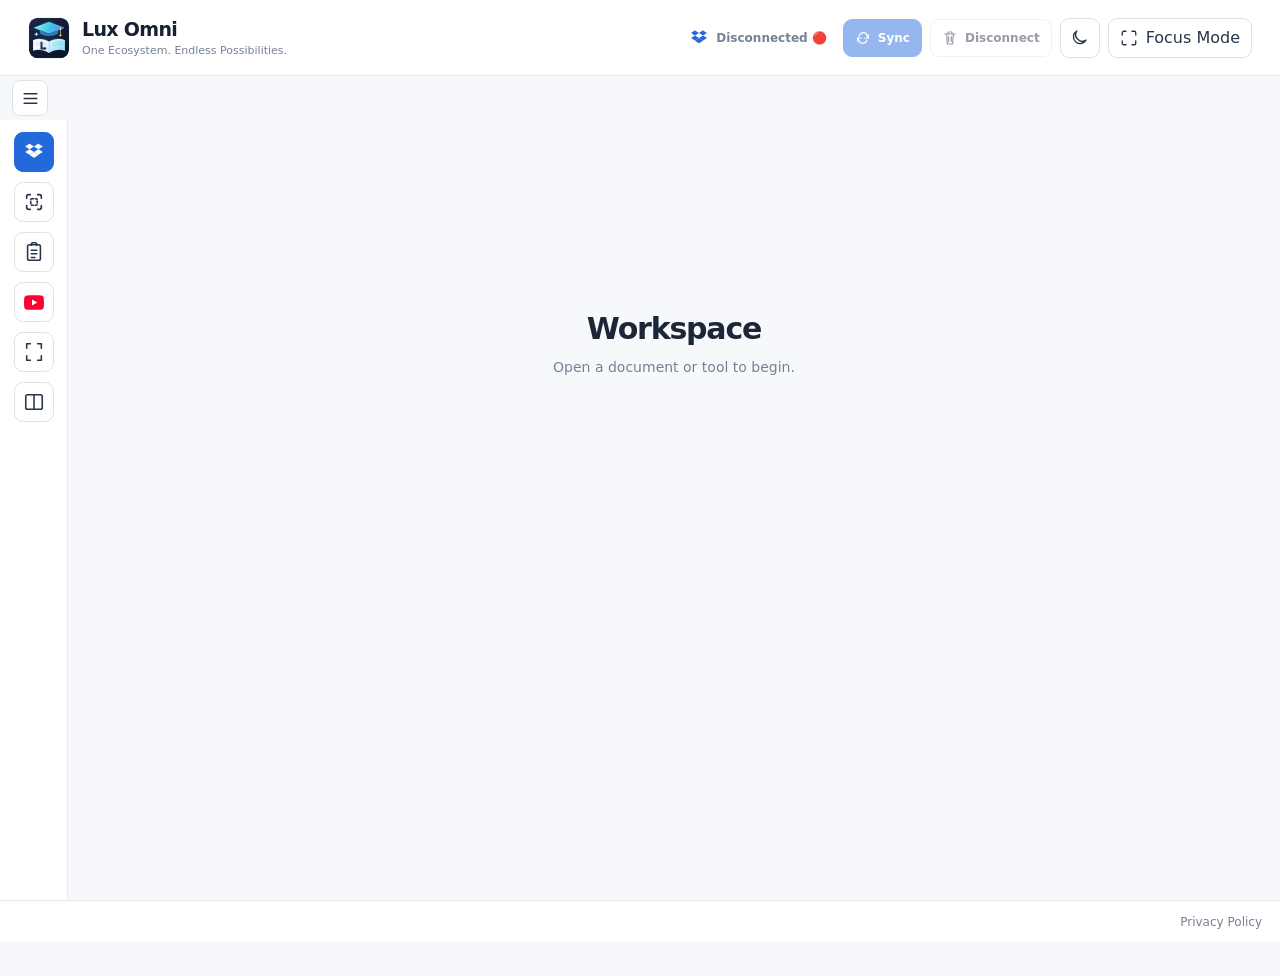
<file: site/index.html>
<!doctype html><!-- Declare HTML5 so the browser renders this page in standards mode. -->
<!-- Start the document's root HTML element. --><html lang="en">
<!-- Group metadata, stylesheet links, the title, and module loading instructions. --><head>
  <!-- Supply metadata that helps browsers and search previews interpret the page. -->
  <meta charset="utf-8">
  <!-- Supply metadata that helps browsers and search previews interpret the page. -->
  <meta name="viewport" content="width=device-width, initial-scale=1">
  <!-- Supply metadata that helps browsers and search previews interpret the page. -->
  <meta name="theme-color" content="#ffffff">
  <!-- Supply metadata that helps browsers and search previews interpret the page. -->
  <meta name="description" content="Lux Omni">
  <!-- Link a page resource such as an icon or stylesheet. -->
  <link rel="icon" type="image/svg+xml" href="./icons/lux-pdf-viewer-icon.svg">
  <!-- Link a page resource such as an icon or stylesheet. -->
  <link rel="icon" type="image/png" sizes="64x64" href="./icons/lux-pdf-viewer-icon-64.png">
  <!-- Link a page resource such as an icon or stylesheet. -->
  <link rel="icon" type="image/png" sizes="256x256" href="./icons/lux-pdf-viewer-icon-256.png">
  <!-- Set the title shown in the browser tab. -->
  <title>Lux Omni</title>
  <!-- Load an external stylesheet so presentation stays separate from markup. -->
  <link rel="stylesheet" href="./styles.css">
  <!-- Load an external stylesheet so presentation stays separate from markup. -->
  <link rel="stylesheet" href="components/pdf-editor.css">
  <!-- Load an external stylesheet so presentation stays separate from markup. -->
  <link rel="stylesheet" href="components/dropbox-ui.css">
  <!-- Load an external stylesheet so presentation stays separate from markup. -->
  <link rel="stylesheet" href="components/snipping-tool.css">
  <!-- Load an external stylesheet so presentation stays separate from markup. -->
  <link rel="stylesheet" href="components/temporary-log.css">
  <!-- Load the external JavaScript module that provides page behavior. -->
  <script type="module" src="js/main.js"><!-- Close the script element and mark the end of its content. --></script>
<!-- Close the head element and mark the end of its content. --></head>
<!-- Contain all visible application interface elements. --><body data-focus-mode="false">
  <!-- Create a header element styled with the topbar class for its interface role. -->
  <header class="topbar">
    <!-- Create a a element styled with the brand class for its interface role. -->
    <a class="brand" href="./" aria-label="Lux Omni home">
      <!-- Create a span element styled with the brand-mark class for its interface role. -->
      <span class="brand-mark" aria-hidden="true">
        <!-- Create the img element that forms this part of the Lux Omni page. -->
        <img src="./icons/lux-pdf-viewer-icon.svg" alt="" width="42" height="42">
      <!-- Close the span element and mark the end of its content. -->
      </span>
      <!-- Create a span element styled with the brand-copy class for its interface role. -->
      <span class="brand-copy">
        <!-- Create a span element styled with the brand-name class for its interface role. -->
        <span class="brand-name">Lux Omni<!-- Close the span element and mark the end of its content. --></span>
        <!-- Create a span element styled with the brand-slogan class for its interface role. -->
        <span class="brand-slogan">One Ecosystem. Endless Possibilities.<!-- Close the span element and mark the end of its content. --></span>
      <!-- Close the span element and mark the end of its content. -->
      </span>
    <!-- Close the a element and mark the end of its content. -->
    </a>

    <!-- Create a div element styled with the topbar-actions class for its interface role. -->
    <div class="topbar-actions">
      <!-- Provide the top-bar control for connecting to Dropbox or opening its file browser. -->
      <button id="dropbox-topbar-button" class="dropbox-topbar-button" type="button" aria-label="Dropbox disconnected" title="Open Dropbox">
        <!-- Create a svg element styled with the dropbox-topbar-logo class for its interface role. -->
        <svg class="dropbox-topbar-logo" viewBox="0 0 24 24" aria-hidden="true">
          <!-- Draw one vector shape inside the SVG icon. -->
          <path d="M7.2 2.8 2.4 5.9l4.8 3 4.8-3-4.8-3Zm9.6 0L12 5.9l4.8 3 4.8-3-4.8-3ZM7.2 9l-4.8 3 4.8 3 4.8-3-4.8-3Zm9.6 0L12 12l4.8 3 4.8-3-4.8-3-4.8 3 4.8 3 4.8-3-4.8-3ZM7.2 15.2l4.8 3 4.8-3-4.8-3-4.8 3Z"/>
        <!-- Close the svg element and mark the end of its content. -->
        </svg>
        <!-- Show whether the Dropbox service is connected. -->
        <span id="dropbox-status-indicator" class="dropbox-topbar-label" data-state="disconnected">Disconnected 🔴<!-- Close the span element and mark the end of its content. --></span>
      <!-- Close the button element and mark the end of its content. -->
      </button>
      <!-- Let the user save available document edits back to Dropbox. -->
      <button id="dropbox-sync-button" class="dropbox-ui-action dropbox-ui-sync" type="button" title="Save current viewport edits to Dropbox" aria-label="Sync edits to Dropbox" disabled>
        <!-- Define a vector icon that stays crisp at different sizes. -->
        <svg viewBox="0 0 24 24" aria-hidden="true"><!-- Draw one vector shape inside the SVG icon. --><path d="M20 7v5h-5M4 17v-5h5"/><!-- Draw one vector shape inside the SVG icon. --><path d="M6.1 9A6.5 6.5 0 0 1 17 6l3 6M4 12l3 6a6.5 6.5 0 0 0 10.9-3"/><!-- Close the svg element and mark the end of its content. --></svg>
        <!-- Create a span element styled with the dropbox-ui-action-label class for its interface role. -->
        <span class="dropbox-ui-action-label">Sync<!-- Close the span element and mark the end of its content. --></span>
      <!-- Close the button element and mark the end of its content. -->
      </button>
      <!-- Let the user disconnect the active Dropbox session. -->
      <button id="dropbox-disconnect-button" class="dropbox-ui-action dropbox-ui-disconnect" type="button" title="Disconnect Dropbox" aria-label="Disconnect Dropbox" disabled>
        <!-- Define a vector icon that stays crisp at different sizes. -->
        <svg viewBox="0 0 24 24" aria-hidden="true"><!-- Draw one vector shape inside the SVG icon. --><path d="M9 6V3h6v3M4 6h16M7 6l1 15h8l1-15M10 10v7M14 10v7"/><!-- Close the svg element and mark the end of its content. --></svg>
        <!-- Create a span element styled with the dropbox-ui-action-label class for its interface role. -->
        <span class="dropbox-ui-action-label">Disconnect<!-- Close the span element and mark the end of its content. --></span>
      <!-- Close the button element and mark the end of its content. -->
      </button>
      <!-- Switch the application between light and dark themes. -->
      <button id="theme-toggle" class="theme-toggle" type="button" aria-label="Switch to dark mode" title="Switch to dark mode" aria-pressed="false">
        <!-- Create a svg element styled with the theme-icon-moon class for its interface role. -->
        <svg class="theme-icon-moon" viewBox="0 0 24 24" aria-hidden="true">
          <!-- Draw one vector shape inside the SVG icon. -->
          <path d="M20.2 15.4A8.4 8.4 0 0 1 8.6 3.8 8.5 8.5 0 1 0 20.2 15.4Z"><!-- Close the path element and mark the end of its content. --></path>
        <!-- Close the svg element and mark the end of its content. -->
        </svg>
        <!-- Create a svg element styled with the theme-icon-sun class for its interface role. -->
        <svg class="theme-icon-sun" viewBox="0 0 24 24" aria-hidden="true">
          <!-- Create the circle element that forms this part of the Lux Omni page. -->
          <circle cx="12" cy="12" r="4"><!-- Close the circle element and mark the end of its content. --></circle>
          <!-- Draw one vector shape inside the SVG icon. -->
          <path d="M12 2v2M12 20v2M4.93 4.93l1.42 1.42m11.3 11.3 1.42 1.42M2 12h2m16 0h2M4.93 19.07l1.42-1.42m11.3-11.3 1.42-1.42"><!-- Close the path element and mark the end of its content. --></path>
        <!-- Close the svg element and mark the end of its content. -->
        </svg>
      <!-- Close the button element and mark the end of its content. -->
      </button>
      <!-- Toggle the top bar's Focus Mode behavior. -->
      <button id="focus-mode-toggle" class="focus-toggle" type="button" aria-pressed="false" aria-label="Turn on Focus Mode" title="Turn on Focus Mode">
        <!-- Create a svg element styled with the focus-icon-enter class for its interface role. -->
        <svg class="focus-icon-enter" viewBox="0 0 24 24" aria-hidden="true">
          <!-- Draw one vector shape inside the SVG icon. -->
          <path d="M8 3H5a2 2 0 0 0-2 2v3M16 3h3a2 2 0 0 1 2 2v3M21 16v3a2 2 0 0 1-2 2h-3M8 21H5a2 2 0 0 1-2-2v-3"><!-- Close the path element and mark the end of its content. --></path>
        <!-- Close the svg element and mark the end of its content. -->
        </svg>
        <!-- Create a svg element styled with the focus-icon-exit class for its interface role. -->
        <svg class="focus-icon-exit" viewBox="0 0 24 24" aria-hidden="true">
          <!-- Draw one vector shape inside the SVG icon. -->
          <path d="M9 3v4a2 2 0 0 1-2 2H3M15 3v4a2 2 0 0 0 2 2h4M3 15h4a2 2 0 0 1 2 2v4M21 15h-4a2 2 0 0 0-2 2v4"><!-- Close the path element and mark the end of its content. --></path>
        <!-- Close the svg element and mark the end of its content. -->
        </svg>
        <!-- Group a short inline label or icon for styling or accessibility. -->
        <span>Focus Mode<!-- Close the span element and mark the end of its content. --></span>
      <!-- Close the button element and mark the end of its content. -->
      </button>

    <!-- Close the div element and mark the end of its content. -->
    </div>
  <!-- Close the header element and mark the end of its content. -->
  </header>

  <!-- Create a div element styled with the workspace-shell class for its interface role. -->
  <div class="workspace-shell">
    <!-- Create a div element styled with the sidebar-toggle-row class for its interface role. -->
    <div class="sidebar-toggle-row">
      <!-- Open or close the application sidebar. -->
      <button
        id="sidebar-toggle"
        class="sidebar-toggle"
        type="button"
        aria-controls="sidebar"
        aria-expanded="true"
        aria-label="Close sidebar"
        title="Close sidebar"
      >
        <!-- Define a vector icon that stays crisp at different sizes. -->
        <svg viewBox="0 0 24 24" aria-hidden="true">
          <!-- Draw one vector shape inside the SVG icon. -->
          <path d="M4 6h16M4 12h16M4 18h16"><!-- Close the path element and mark the end of its content. --></path>
        <!-- Close the svg element and mark the end of its content. -->
        </svg>
      <!-- Close the button element and mark the end of its content. -->
      </button>
    <!-- Close the div element and mark the end of its content. -->
    </div>
    <!-- Contain the chosen full-screen or split-screen viewport layout. -->
    <div id="viewport-composition" class="viewport-composition" hidden>
      <!-- Create the #viewport-topbar element used by the div control or region. -->
      <div id="viewport-topbar" class="viewport-topbar" aria-label="Viewport toolbar">
        <!-- Create the #viewport-toolbar-full element used by the div control or region. -->
        <div id="viewport-toolbar-full" class="viewport-toolbar-section viewport-toolbar-section--full" hidden>
          <!-- Create the #viewport-minimize-full element used by the button control or region. -->
          <button id="viewport-minimize-full" class="viewport-minimize-button" type="button" aria-label="Minimize full-screen viewport" title="Minimize viewport">−<!-- Close the button element and mark the end of its content. --></button>
          <!-- Create the #viewport-close-full element used by the button control or region. -->
          <button id="viewport-close-full" class="viewport-close-button" type="button" data-viewport-close="full" aria-label="Close full-screen viewport" title="Close viewport">×<!-- Close the button element and mark the end of its content. --></button>
        <!-- Close the div element and mark the end of its content. -->
        </div>
        <!-- Create the #viewport-toolbar-left element used by the div control or region. -->
        <div id="viewport-toolbar-left" class="viewport-toolbar-section viewport-toolbar-section--left" hidden>
          <!-- Create the #viewport-minimize-left element used by the button control or region. -->
          <button id="viewport-minimize-left" class="viewport-minimize-button" type="button" aria-label="Minimize left viewport" title="Minimize left viewport">−<!-- Close the button element and mark the end of its content. --></button>
          <!-- Create the #viewport-close-left element used by the button control or region. -->
          <button id="viewport-close-left" class="viewport-close-button" type="button" data-viewport-close="left" aria-label="Close left viewport" title="Close left viewport">×<!-- Close the button element and mark the end of its content. --></button>
        <!-- Close the div element and mark the end of its content. -->
        </div>
        <!-- Create the #viewport-toolbar-right element used by the div control or region. -->
        <div id="viewport-toolbar-right" class="viewport-toolbar-section viewport-toolbar-section--right" hidden>
          <!-- Create the #viewport-minimize-right element used by the button control or region. -->
          <button id="viewport-minimize-right" class="viewport-minimize-button" type="button" aria-label="Minimize right viewport" title="Minimize right viewport">−<!-- Close the button element and mark the end of its content. --></button>
          <!-- Create the #viewport-close-right element used by the button control or region. -->
          <button id="viewport-close-right" class="viewport-close-button" type="button" data-viewport-close="right" aria-label="Close right viewport" title="Close right viewport">×<!-- Close the button element and mark the end of its content. --></button>
        <!-- Close the div element and mark the end of its content. -->
        </div>
      <!-- Close the div element and mark the end of its content. -->
      </div>
      <!-- Create the #viewport-fullscreen-layout element used by the div control or region. -->
      <div id="viewport-fullscreen-layout" class="viewport-stage viewport-stage--full" hidden>
        <!-- Create a div element styled with the viewport class for its interface role. -->
        <div class="viewport" data-viewport-side="full"><!-- Close the div element and mark the end of its content. --></div>
      <!-- Close the div element and mark the end of its content. -->
      </div>
      <!-- Create the #viewport-split-layout element used by the div control or region. -->
      <div id="viewport-split-layout" class="viewport-stage viewport-stage--split" hidden>
        <!-- Create a div element styled with the viewport viewport—split class for its interface role. -->
        <div class="viewport viewport--split" data-viewport-side="left"><!-- Close the div element and mark the end of its content. --></div>
        <!-- Create a div element styled with the viewport viewport—split class for its interface role. -->
        <div class="viewport viewport--split" data-viewport-side="right"><!-- Close the div element and mark the end of its content. --></div>
      <!-- Close the div element and mark the end of its content. -->
      </div>
      <!-- Create the #viewport-number-full element used by the span control or region. -->
      <span id="viewport-number-full" class="viewport-number viewport-number--full" aria-hidden="true" hidden>0<!-- Close the span element and mark the end of its content. --></span>
      <!-- Create the #viewport-number-left element used by the span control or region. -->
      <span id="viewport-number-left" class="viewport-number viewport-number--left" aria-hidden="true" hidden>1/2<!-- Close the span element and mark the end of its content. --></span>
      <!-- Create the #viewport-number-right element used by the span control or region. -->
      <span id="viewport-number-right" class="viewport-number viewport-number--right" aria-hidden="true" hidden>2/2<!-- Close the span element and mark the end of its content. --></span>
      <!-- Let the user resize the two viewport panes. -->
      <div id="viewport-split-divider" class="viewport-split-divider" role="separator" aria-label="Resize viewports" aria-orientation="vertical" aria-valuemin="20" aria-valuemax="80" aria-valuenow="50" tabindex="0" hidden><!-- Close the div element and mark the end of its content. --></div>
      <!-- Create the #viewport-minimized-dock element used by the div control or region. -->
      <div id="viewport-minimized-dock" class="viewport-minimized-dock" aria-label="Minimized viewports" hidden>
        <!-- Create the #viewport-minimized-items element used by the div control or region. -->
        <div id="viewport-minimized-items" class="viewport-minimized-items"><!-- Close the div element and mark the end of its content. --></div>
      <!-- Close the div element and mark the end of its content. -->
      </div>
    <!-- Close the div element and mark the end of its content. -->
    </div>

    <!-- Ask before replacing content that may have unsaved changes. -->
    <section id="viewport-replace-dialog" class="viewport-replace-dialog" hidden role="dialog" aria-modal="true" aria-labelledby="viewport-replace-title" aria-describedby="viewport-replace-message">
      <!-- Create a div element styled with the viewport-replace-card class for its interface role. -->
      <div class="viewport-replace-card">
        <!-- Create a div element styled with the viewport-replace-heading class for its interface role. -->
        <div class="viewport-replace-heading">
          <!-- Create a span element styled with the viewport-replace-warning-icon class for its interface role. -->
          <span class="viewport-replace-warning-icon" aria-hidden="true">!<!-- Close the span element and mark the end of its content. --></span>
          <!-- Group related elements so they can be positioned and styled together. -->
          <div>
            <!-- Create the #viewport-replace-title element used by the h2 control or region. -->
            <h2 id="viewport-replace-title">Replace existing content?<!-- Close the h2 element and mark the end of its content. --></h2>
            <!-- Create the #viewport-replace-message element used by the p control or region. -->
            <p id="viewport-replace-message">This viewport already contains content. Replacing it may discard unsaved changes.<!-- Close the p element and mark the end of its content. --></p>
          <!-- Close the div element and mark the end of its content. -->
          </div>
        <!-- Close the div element and mark the end of its content. -->
        </div>
        <!-- Create a div element styled with the viewport-replace-actions class for its interface role. -->
        <div class="viewport-replace-actions">
          <!-- Create the #viewport-replace-cancel element used by the button control or region. -->
          <button id="viewport-replace-cancel" class="viewport-replace-cancel" type="button">Cancel<!-- Close the button element and mark the end of its content. --></button>
          <!-- Create the #viewport-replace-confirm element used by the button control or region. -->
          <button id="viewport-replace-confirm" class="viewport-replace-confirm" type="button">Replace<!-- Close the button element and mark the end of its content. --></button>
        <!-- Close the div element and mark the end of its content. -->
        </div>
      <!-- Close the div element and mark the end of its content. -->
      </div>
    <!-- Close the section element and mark the end of its content. -->
    </section>

    <!-- Create a div element styled with the workspace-layout class for its interface role. -->
    <div class="workspace-layout">
      <!-- Contain the app's side controls and tool shortcuts. -->
      <aside id="sidebar" class="sidebar" aria-label="Sidebar">
        <!-- Create a div element styled with the sidebar-inner class for its interface role. -->
        <div class="sidebar-inner">
          <!-- Create a div element styled with the sidebar-cloud-actions class for its interface role. -->
          <div class="sidebar-cloud-actions">
            <!-- Provide the sidebar shortcut for opening Dropbox. -->
            <button id="dropbox-sidebar-button" class="toolbar-button toolbar-button-primary toolbar-icon-button" type="button" aria-label="Dropbox" title="Dropbox">
              <!-- Create a svg element styled with the dropbox-logo class for its interface role. -->
              <svg class="dropbox-logo" viewBox="0 0 24 24" aria-hidden="true">
                <!-- Draw one vector shape inside the SVG icon. -->
                <path d="M7.2 2.8 2.4 5.9l4.8 3 4.8-3-4.8-3Zm9.6 0L12 5.9l4.8 3 4.8-3-4.8-3ZM7.2 9l-4.8 3 4.8 3 4.8-3-4.8-3Zm9.6 0L12 12l4.8 3 4.8-3-4.8-3-4.8 3 4.8 3 4.8-3-4.8-3ZM7.2 15.2l4.8 3 4.8-3-4.8-3-4.8 3Z"/>
              <!-- Close the svg element and mark the end of its content. -->
              </svg>
            <!-- Close the button element and mark the end of its content. -->
            </button>
            <!-- Create the #sidebar-screenshot element used by the button control or region. -->
            <button id="sidebar-screenshot" class="toolbar-button toolbar-icon-button" type="button" aria-label="Open Lux Omni Snipping Tool" title="Lux Omni Snipping Tool">
              <!-- Define a vector icon that stays crisp at different sizes. -->
              <svg viewBox="0 0 24 24" aria-hidden="true">
                <!-- Draw one vector shape inside the SVG icon. -->
                <path d="M8 4H6a2 2 0 0 0-2 2v2M16 4h2a2 2 0 0 1 2 2v2M20 16v2a2 2 0 0 1-2 2h-2M8 20H6a2 2 0 0 1-2-2v-2"/>
                <!-- Draw a rectangular shape inside the SVG icon. -->
                <rect x="8.5" y="8.5" width="7" height="7" rx="1"/>
              <!-- Close the svg element and mark the end of its content. -->
              </svg>
            <!-- Close the button element and mark the end of its content. -->
            </button>
            <!-- Create the #clipboard-open element used by the a control or region. -->
            <a id="clipboard-open" class="toolbar-button toolbar-icon-button" href="./clipboard.html" target="_blank" rel="noopener noreferrer" aria-label="Open Lux Omni Clipboard in a new tab" title="Lux Omni Clipboard">
              <!-- Create a svg element styled with the clipboard-icon class for its interface role. -->
              <svg class="clipboard-icon" viewBox="0 0 24 24" aria-hidden="true">
                <!-- Draw a rectangular shape inside the SVG icon. -->
                <rect x="5" y="4" width="14" height="17" rx="2"><!-- Close the rect element and mark the end of its content. --></rect>
                <!-- Draw one vector shape inside the SVG icon. -->
                <path d="M9 4.5V3.8A1.8 1.8 0 0 1 10.8 2h2.4A1.8 1.8 0 0 1 15 3.8v.7M9 10h6M9 14h6M9 18h4"><!-- Close the path element and mark the end of its content. --></path>
              <!-- Close the svg element and mark the end of its content. -->
              </svg>
            <!-- Close the a element and mark the end of its content. -->
            </a>
            <!-- Create the #sidebar-youtube-button element used by the button control or region. -->
            <button id="sidebar-youtube-button" class="toolbar-button toolbar-icon-button youtube-sidebar-button" type="button" aria-label="Load a YouTube video" title="YouTube" aria-controls="youtube-tile" aria-haspopup="dialog" aria-expanded="false">
              <!-- Create a svg element styled with the youtube-sidebar-icon class for its interface role. -->
              <svg class="youtube-sidebar-icon" viewBox="0 0 24 18" aria-hidden="true">
                <!-- Draw one vector shape inside the SVG icon. -->
                <path d="M23.5 2.8a3 3 0 0 0-2.1-2.1C19.5.2 12 .2 12 .2S4.5.2 2.6.7A3 3 0 0 0 .5 2.8 31 31 0 0 0 0 9s0 3.7.5 6.2a3 3 0 0 0 2.1 2.1c1.9.5 9.4.5 9.4.5s7.5 0 9.4-.5a3 3 0 0 0 2.1-2.1A31 31 0 0 0 24 9s0-3.7-.5-6.2Z"><!-- Close the path element and mark the end of its content. --></path>
                <!-- Draw one vector shape inside the SVG icon. -->
                <path d="m9.6 12.7 6.3-3.7-6.3-3.7v7.4Z"><!-- Close the path element and mark the end of its content. --></path>
              <!-- Close the svg element and mark the end of its content. -->
              </svg>
            <!-- Close the button element and mark the end of its content. -->
            </button>
            <!-- Create the #viewport-fullscreen element used by the button control or region. -->
            <button id="viewport-fullscreen" class="toolbar-button toolbar-icon-button viewport-mode-button" type="button" aria-label="Open full-screen viewport" title="Full Screen" aria-pressed="false">
              <!-- Create a svg element styled with the viewport-mode-icon class for its interface role. -->
              <svg class="viewport-mode-icon" viewBox="0 0 24 24" aria-hidden="true">
                <!-- Draw one vector shape inside the SVG icon. -->
                <path d="M8 3H4v5M16 3h4v5M20 16v5h-4M8 21H4v-5"><!-- Close the path element and mark the end of its content. --></path>
              <!-- Close the svg element and mark the end of its content. -->
              </svg>
            <!-- Close the button element and mark the end of its content. -->
            </button>
            <!-- Create the #viewport-split-screen element used by the button control or region. -->
            <button id="viewport-split-screen" class="toolbar-button toolbar-icon-button viewport-mode-button" type="button" aria-label="Open split-screen viewports" title="Split Screen" aria-pressed="false">
              <!-- Create a svg element styled with the viewport-mode-icon class for its interface role. -->
              <svg class="viewport-mode-icon" viewBox="0 0 24 24" aria-hidden="true">
                <!-- Draw a rectangular shape inside the SVG icon. -->
                <rect x="3" y="4" width="18" height="16" rx="2"><!-- Close the rect element and mark the end of its content. --></rect>
                <!-- Draw one vector shape inside the SVG icon. -->
                <path d="M12 4v16"><!-- Close the path element and mark the end of its content. --></path>
              <!-- Close the svg element and mark the end of its content. -->
              </svg>
            <!-- Close the button element and mark the end of its content. -->
            </button>
          <!-- Close the div element and mark the end of its content. -->
          </div>
        <!-- Close the div element and mark the end of its content. -->
        </div>
      <!-- Close the aside element and mark the end of its content. -->
      </aside>
      <!-- Create a main element styled with the workspace class for its interface role. -->
      <main class="workspace" aria-label="PDF workspace">
        <!-- Create a div element styled with the workspace-empty-state class for its interface role. -->
        <div class="workspace-empty-state">
          <!-- Provide the page's primary heading. -->
          <h1>Workspace<!-- Close the h1 element and mark the end of its content. --></h1>
          <!-- Display a paragraph of helper, status, or explanatory text. -->
          <p>Open a document or tool to begin.<!-- Close the p element and mark the end of its content. --></p>
        <!-- Close the div element and mark the end of its content. -->
        </div>
      <!-- Close the main element and mark the end of its content. -->
      </main>
    <!-- Close the div element and mark the end of its content. -->
    </div>
  <!-- Close the div element and mark the end of its content. -->
  </div>

  <!-- Create the #youtube-tile element used by the section control or region. -->
  <section id="youtube-tile" class="youtube-tile" hidden role="dialog" aria-labelledby="youtube-tile-title" aria-describedby="youtube-tile-help" aria-modal="false">
    <!-- Create the #youtube-tile-title element used by the h2 control or region. -->
    <h2 id="youtube-tile-title">Load YouTube video<!-- Close the h2 element and mark the end of its content. --></h2>
    <!-- Create the #youtube-tile-help element used by the p control or region. -->
    <p id="youtube-tile-help" class="youtube-tile-help">Paste a video link, then choose where it should open.<!-- Close the p element and mark the end of its content. --></p>
    <!-- Create a label element styled with the youtube-tile-label class for its interface role. -->
    <label class="youtube-tile-label" for="youtube-video-url">YouTube link<!-- Close the label element and mark the end of its content. --></label>
    <!-- Create the #youtube-video-url element used by the input control or region. -->
    <input id="youtube-video-url" class="youtube-tile-input" type="url" inputmode="url" autocomplete="url" placeholder="https://youtu.be/…" spellcheck="false">
    <!-- Create the #youtube-tile-feedback element used by the p control or region. -->
    <p id="youtube-tile-feedback" class="youtube-tile-feedback" role="status" aria-live="polite" hidden><!-- Close the p element and mark the end of its content. --></p>
    <!-- Create a div element styled with the youtube-tile-targets class for its interface role. -->
    <div class="youtube-tile-targets" role="group" aria-label="Video destination">
      <!-- Create a button element styled with the youtube-target-button class for its interface role. -->
      <button class="youtube-target-button" type="button" data-youtube-target="left" aria-label="Open video in Left viewport">
        <!-- Define a vector icon that stays crisp at different sizes. -->
        <svg viewBox="0 0 24 24" aria-hidden="true"><!-- Draw a rectangular shape inside the SVG icon. --><rect x="3" y="4" width="18" height="16" rx="2"><!-- Close the rect element and mark the end of its content. --></rect><!-- Draw one vector shape inside the SVG icon. --><path d="M12 4v16"><!-- Close the path element and mark the end of its content. --></path><!-- Draw one vector shape inside the SVG icon. --><path d="M8 8v8"><!-- Close the path element and mark the end of its content. --></path><!-- Close the svg element and mark the end of its content. --></svg>
        <!-- Group a short inline label or icon for styling or accessibility. -->
        <span>Left<!-- Close the span element and mark the end of its content. --></span>
      <!-- Close the button element and mark the end of its content. -->
      </button>
      <!-- Create a button element styled with the youtube-target-button class for its interface role. -->
      <button class="youtube-target-button" type="button" data-youtube-target="right" aria-label="Open video in Right viewport">
        <!-- Define a vector icon that stays crisp at different sizes. -->
        <svg viewBox="0 0 24 24" aria-hidden="true"><!-- Draw a rectangular shape inside the SVG icon. --><rect x="3" y="4" width="18" height="16" rx="2"><!-- Close the rect element and mark the end of its content. --></rect><!-- Draw one vector shape inside the SVG icon. --><path d="M12 4v16"><!-- Close the path element and mark the end of its content. --></path><!-- Draw one vector shape inside the SVG icon. --><path d="M16 8v8"><!-- Close the path element and mark the end of its content. --></path><!-- Close the svg element and mark the end of its content. --></svg>
        <!-- Group a short inline label or icon for styling or accessibility. -->
        <span>Right<!-- Close the span element and mark the end of its content. --></span>
      <!-- Close the button element and mark the end of its content. -->
      </button>
      <!-- Create a button element styled with the youtube-target-button class for its interface role. -->
      <button class="youtube-target-button" type="button" data-youtube-target="full" aria-label="Open video in Full Screen viewport">
        <!-- Define a vector icon that stays crisp at different sizes. -->
        <svg viewBox="0 0 24 24" aria-hidden="true"><!-- Draw one vector shape inside the SVG icon. --><path d="M8 3H4v5M16 3h4v5M20 16v5h-4M8 21H4v-5"><!-- Close the path element and mark the end of its content. --></path><!-- Close the svg element and mark the end of its content. --></svg>
        <!-- Group a short inline label or icon for styling or accessibility. -->
        <span>Full Screen<!-- Close the span element and mark the end of its content. --></span>
      <!-- Close the button element and mark the end of its content. -->
      </button>
    <!-- Close the div element and mark the end of its content. -->
    </div>
  <!-- Close the section element and mark the end of its content. -->
  </section>

  <!-- Create the #lux-snip-capture-panel element used by the div control or region. -->
  <div id="lux-snip-capture-panel" class="lux-snip-capture-panel" hidden role="region" aria-label="Lux Omni Snipping Tool capture options">
    <!-- Create a p element styled with the lux-snip-panel-title class for its interface role. -->
    <p class="lux-snip-panel-title">Lux Omni Snipping Tool<!-- Close the p element and mark the end of its content. --></p>
    <!-- Create a div element styled with the lux-snip-mode-group class for its interface role. -->
    <div class="lux-snip-mode-group" role="group" aria-label="Snip mode">
      <!-- Create a button element styled with the is-active class for its interface role. -->
      <button type="button" data-lux-snip-mode="rectangle" class="is-active" aria-pressed="true">Rectangle<!-- Close the button element and mark the end of its content. --></button>
      <!-- Create a keyboard-accessible button for a user action. -->
      <button type="button" data-lux-snip-mode="freeform" aria-pressed="false">Freeform<!-- Close the button element and mark the end of its content. --></button>
      <!-- Create a keyboard-accessible button for a user action. -->
      <button type="button" data-lux-snip-mode="viewport" aria-pressed="false">Viewport<!-- Close the button element and mark the end of its content. --></button>
    <!-- Close the div element and mark the end of its content. -->
    </div>
    <!-- Describe the input control associated with this label. -->
    <label for="lux-snip-delay">Delay
      <!-- Create the #lux-snip-delay element used by the select control or region. -->
      <select id="lux-snip-delay">
        <!-- Provide one selectable value in a choice list. -->
        <option value="0">None<!-- Close the option element and mark the end of its content. --></option><!-- Provide one selectable value in a choice list. --><option value="3">3 seconds<!-- Close the option element and mark the end of its content. --></option><!-- Provide one selectable value in a choice list. --><option value="5">5 seconds<!-- Close the option element and mark the end of its content. --></option><!-- Provide one selectable value in a choice list. --><option value="10">10 seconds<!-- Close the option element and mark the end of its content. --></option>
      <!-- Close the select element and mark the end of its content. -->
      </select>
    <!-- Close the label element and mark the end of its content. -->
    </label>
    <!-- Create the #lux-snip-new element used by the button control or region. -->
    <button id="lux-snip-new" class="primary" type="button">Start Snipping<!-- Close the button element and mark the end of its content. --></button>
    <!-- Create the #lux-snip-cancel element used by the button control or region. -->
    <button id="lux-snip-cancel" class="danger" type="button">Cancel<!-- Close the button element and mark the end of its content. --></button>
  <!-- Close the div element and mark the end of its content. -->
  </div>
  <!-- Create the #lux-snip-countdown element used by the div control or region. -->
  <div id="lux-snip-countdown" hidden role="status" aria-live="polite"><!-- Close the div element and mark the end of its content. --></div>
  <!-- Create the #lux-snip-selection element used by the div control or region. -->
  <div id="lux-snip-selection" hidden tabindex="-1" aria-label="Select an area of the visible browser viewport">
    <!-- Create the #lux-snip-selection-box element used by the div control or region. -->
    <div id="lux-snip-selection-box" hidden><!-- Close the div element and mark the end of its content. --></div>
    <!-- Create the #lux-snip-selection-help element used by the div control or region. -->
    <div id="lux-snip-selection-help">Drag to select the visible viewport area<!-- Close the div element and mark the end of its content. --></div>
    <!-- Create the #lux-snip-selection-toolbar element used by the div control or region. -->
    <div id="lux-snip-selection-toolbar" role="toolbar" aria-label="Capture selection tools" hidden>
      <!-- Group a short inline label or icon for styling or accessibility. -->
      <span>Lux Omni Snipping Tool<!-- Close the span element and mark the end of its content. --></span>
      <!-- Create a keyboard-accessible button for a user action. -->
      <button type="button" data-lux-snip-selection-mode="rectangle">Rectangle<!-- Close the button element and mark the end of its content. --></button>
      <!-- Create a keyboard-accessible button for a user action. -->
      <button type="button" data-lux-snip-selection-mode="freeform">Freeform<!-- Close the button element and mark the end of its content. --></button>
      <!-- Create a keyboard-accessible button for a user action. -->
      <button type="button" data-lux-snip-selection-mode="viewport">Viewport<!-- Close the button element and mark the end of its content. --></button>
      <!-- Create the #lux-snip-selection-cancel element used by the button control or region. -->
      <button id="lux-snip-selection-cancel" type="button">Cancel<!-- Close the button element and mark the end of its content. --></button>
    <!-- Close the div element and mark the end of its content. -->
    </div>
  <!-- Close the div element and mark the end of its content. -->
  </div>

  <!-- Create the #lux-snip-editor-modal element used by the div control or region. -->
  <div id="lux-snip-editor-modal" class="lux-snip-editor-modal" role="dialog" aria-modal="true" aria-labelledby="lux-snip-editor-title" hidden>
    <!-- Create a div element styled with the lux-snip-editor-backdrop class for its interface role. -->
    <div class="lux-snip-editor-backdrop" aria-hidden="true"><!-- Close the div element and mark the end of its content. --></div>
    <!-- Create a section element styled with the lux-snip-editor-dialog class for its interface role. -->
    <section class="lux-snip-editor-dialog">
      <!-- Create a header element styled with the lux-snip-editor-header class for its interface role. -->
      <header class="lux-snip-editor-header">
        <!-- Create a img element styled with the lux-snip-brand-icon class for its interface role. -->
        <img class="lux-snip-brand-icon" src="./icons/lux-pdf-viewer-icon.svg" alt="">
        <!-- Create the #lux-snip-editor-title element used by the h2 control or region. -->
        <h2 id="lux-snip-editor-title" class="lux-snip-editor-title">Lux Omni Snipping Tool<!-- Close the h2 element and mark the end of its content. --></h2>
        <!-- Create the #lux-snip-discard element used by the button control or region. -->
        <button id="lux-snip-discard" type="button" aria-label="Discard screenshot and close" title="Discard screenshot and close">
          <!-- Define a vector icon that stays crisp at different sizes. -->
          <svg viewBox="0 0 24 24" aria-hidden="true"><!-- Draw one vector shape inside the SVG icon. --><path d="M6 6 18 18M18 6 6 18"><!-- Close the path element and mark the end of its content. --></path><!-- Close the svg element and mark the end of its content. --></svg>
        <!-- Close the button element and mark the end of its content. -->
        </button>
      <!-- Close the header element and mark the end of its content. -->
      </header>
      <!-- Create a div element styled with the lux-snip-editor-toolbar class for its interface role. -->
      <div class="lux-snip-editor-toolbar" role="toolbar" aria-label="Screenshot editing tools">
        <!-- Create a button element styled with the is-active class for its interface role. -->
        <button type="button" data-lux-snip-tool="pen" class="is-active" aria-pressed="true" title="Pen"><!-- Define a vector icon that stays crisp at different sizes. --><svg viewBox="0 0 24 24" aria-hidden="true"><!-- Draw one vector shape inside the SVG icon. --><path d="m4 20 4.5-1 11-11a2.1 2.1 0 0 0-3-3l-11 11L4 20Z"/><!-- Close the svg element and mark the end of its content. --></svg>Pen<!-- Close the button element and mark the end of its content. --></button>
        <!-- Create a keyboard-accessible button for a user action. -->
        <button type="button" data-lux-snip-tool="highlighter" aria-pressed="false" title="Highlighter"><!-- Define a vector icon that stays crisp at different sizes. --><svg viewBox="0 0 24 24" aria-hidden="true"><!-- Draw one vector shape inside the SVG icon. --><path d="m4 16 10-10 4 4L8 20H4v-4Z"/><!-- Draw one vector shape inside the SVG icon. --><path d="m12 8 4 4M3 22h18"/><!-- Close the svg element and mark the end of its content. --></svg>Highlight<!-- Close the button element and mark the end of its content. --></button>
        <!-- Create a keyboard-accessible button for a user action. -->
        <button type="button" data-lux-snip-tool="eraser" aria-pressed="false" title="Eraser"><!-- Define a vector icon that stays crisp at different sizes. --><svg viewBox="0 0 24 24" aria-hidden="true"><!-- Draw one vector shape inside the SVG icon. --><path d="m7 21-5-5a2 2 0 0 1 0-3l9-9a2 2 0 0 1 3 0l7 7a2 2 0 0 1 0 3l-7 7H7Z"/><!-- Draw one vector shape inside the SVG icon. --><path d="m8 6 10 10M14 21h8"/><!-- Close the svg element and mark the end of its content. --></svg>Eraser<!-- Close the button element and mark the end of its content. --></button>
        <!-- Create a keyboard-accessible button for a user action. -->
        <button type="button" data-lux-snip-tool="text" aria-pressed="false" title="Insert text"><!-- Define a vector icon that stays crisp at different sizes. --><svg viewBox="0 0 24 24" aria-hidden="true"><!-- Draw one vector shape inside the SVG icon. --><path d="M4 6V4h16v2M12 4v16M8 20h8"/><!-- Close the svg element and mark the end of its content. --></svg>Text<!-- Close the button element and mark the end of its content. --></button>
        <!-- Create a keyboard-accessible button for a user action. -->
        <button type="button" data-lux-snip-tool="crop" aria-pressed="false" title="Crop screenshot"><!-- Define a vector icon that stays crisp at different sizes. --><svg viewBox="0 0 24 24" aria-hidden="true"><!-- Draw one vector shape inside the SVG icon. --><path d="M6 3v12a3 3 0 0 0 3 3h12M3 6h12a3 3 0 0 1 3 3v12"/><!-- Close the svg element and mark the end of its content. --></svg>Crop<!-- Close the button element and mark the end of its content. --></button>
        <!-- Create a span element styled with the lux-snip-toolbar-divider class for its interface role. -->
        <span class="lux-snip-toolbar-divider"><!-- Close the span element and mark the end of its content. --></span>
        <!-- Create a div element styled with the lux-snip-color-row class for its interface role. -->
        <div class="lux-snip-color-row" role="group" aria-label="Annotation color">
          <!-- Create a button element styled with the lux-snip-color is-active class for its interface role. -->
          <button type="button" data-lux-snip-color="#e03131" class="lux-snip-color is-active" aria-label="Red" aria-pressed="true" title="Red"><!-- Close the button element and mark the end of its content. --></button>
          <!-- Create a button element styled with the lux-snip-color class for its interface role. -->
          <button type="button" data-lux-snip-color="#ff922b" class="lux-snip-color" aria-label="Orange" aria-pressed="false" title="Orange"><!-- Close the button element and mark the end of its content. --></button>
          <!-- Create a button element styled with the lux-snip-color class for its interface role. -->
          <button type="button" data-lux-snip-color="#f08c00" class="lux-snip-color" aria-label="Yellow" aria-pressed="false" title="Yellow"><!-- Close the button element and mark the end of its content. --></button>
          <!-- Create a button element styled with the lux-snip-color class for its interface role. -->
          <button type="button" data-lux-snip-color="#2f9e44" class="lux-snip-color" aria-label="Green" aria-pressed="false" title="Green"><!-- Close the button element and mark the end of its content. --></button>
          <!-- Create a button element styled with the lux-snip-color class for its interface role. -->
          <button type="button" data-lux-snip-color="#1971c2" class="lux-snip-color" aria-label="Blue" aria-pressed="false" title="Blue"><!-- Close the button element and mark the end of its content. --></button>
          <!-- Create a button element styled with the lux-snip-color class for its interface role. -->
          <button type="button" data-lux-snip-color="#7048e8" class="lux-snip-color" aria-label="Purple" aria-pressed="false" title="Purple"><!-- Close the button element and mark the end of its content. --></button>
          <!-- Create a button element styled with the lux-snip-color class for its interface role. -->
          <button type="button" data-lux-snip-color="#111827" class="lux-snip-color" aria-label="Black" aria-pressed="false" title="Black"><!-- Close the button element and mark the end of its content. --></button>
        <!-- Close the div element and mark the end of its content. -->
        </div>
        <!-- Create the #lux-snip-width element used by the select control or region. -->
        <select id="lux-snip-width" aria-label="Pen thickness" title="Pen thickness"><!-- Provide one selectable value in a choice list. --><option value="2">Thin<!-- Close the option element and mark the end of its content. --></option><!-- Provide one selectable value in a choice list. --><option value="3" selected>Medium<!-- Close the option element and mark the end of its content. --></option><!-- Provide one selectable value in a choice list. --><option value="6">Thick<!-- Close the option element and mark the end of its content. --></option><!-- Close the select element and mark the end of its content. --></select>
        <!-- Create a span element styled with the lux-snip-toolbar-divider class for its interface role. -->
        <span class="lux-snip-toolbar-divider"><!-- Close the span element and mark the end of its content. --></span>
        <!-- Create the #lux-snip-undo element used by the button control or region. -->
        <button id="lux-snip-undo" type="button" title="Undo" aria-label="Undo" disabled><!-- Define a vector icon that stays crisp at different sizes. --><svg viewBox="0 0 24 24" aria-hidden="true"><!-- Draw one vector shape inside the SVG icon. --><path d="M9 14 4 9l5-5"/><!-- Draw one vector shape inside the SVG icon. --><path d="M4 9h9a7 7 0 0 1 0 14h-2"/><!-- Close the svg element and mark the end of its content. --></svg><!-- Close the button element and mark the end of its content. --></button>
        <!-- Create the #lux-snip-redo element used by the button control or region. -->
        <button id="lux-snip-redo" type="button" title="Redo" aria-label="Redo" disabled><!-- Define a vector icon that stays crisp at different sizes. --><svg viewBox="0 0 24 24" aria-hidden="true"><!-- Draw one vector shape inside the SVG icon. --><path d="m15 14 5-5-5-5"/><!-- Draw one vector shape inside the SVG icon. --><path d="M20 9h-9a7 7 0 0 0 0 14h2"/><!-- Close the svg element and mark the end of its content. --></svg><!-- Close the button element and mark the end of its content. --></button>
        <!-- Create the #lux-snip-zoom-out element used by the button control or region. -->
        <button id="lux-snip-zoom-out" type="button" title="Zoom out" aria-label="Zoom out">−<!-- Close the button element and mark the end of its content. --></button>
        <!-- Create the #lux-snip-zoom-label element used by the span control or region. -->
        <span id="lux-snip-zoom-label" aria-live="polite">100%<!-- Close the span element and mark the end of its content. --></span>
        <!-- Create the #lux-snip-zoom-in element used by the button control or region. -->
        <button id="lux-snip-zoom-in" type="button" title="Zoom in" aria-label="Zoom in">+<!-- Close the button element and mark the end of its content. --></button>
        <!-- Create the #lux-snip-copy element used by the button control or region. -->
        <button id="lux-snip-copy" type="button" title="Copy annotated screenshot to the system clipboard"><!-- Define a vector icon that stays crisp at different sizes. --><svg viewBox="0 0 24 24" aria-hidden="true"><!-- Draw a rectangular shape inside the SVG icon. --><rect x="8" y="8" width="12" height="13" rx="2"/><!-- Draw one vector shape inside the SVG icon. --><path d="M16 8V5a2 2 0 0 0-2-2H5a2 2 0 0 0-2 2v11a2 2 0 0 0 2 2h3"/><!-- Close the svg element and mark the end of its content. --></svg>Copy<!-- Close the button element and mark the end of its content. --></button>
        <!-- Create the #lux-snip-log element used by the button control or region. -->
        <button id="lux-snip-log" type="button" title="Add this annotated screenshot to Lux Omni Clipboard Log"><!-- Define a vector icon that stays crisp at different sizes. --><svg viewBox="0 0 24 24" aria-hidden="true"><!-- Draw one vector shape inside the SVG icon. --><path d="M12 5v14M5 12h14"/><!-- Draw one vector shape inside the SVG icon. --><path d="M4 3h16a1 1 0 0 1 1 1v16a1 1 0 0 1-1 1H4a1 1 0 0 1-1-1V4a1 1 0 0 1 1-1Z"/><!-- Close the svg element and mark the end of its content. --></svg>Add to log<!-- Close the button element and mark the end of its content. --></button>
        <!-- Create the #lux-snip-save element used by the button control or region. -->
        <button id="lux-snip-save" type="button" title="Save screenshot as PNG"><!-- Define a vector icon that stays crisp at different sizes. --><svg viewBox="0 0 24 24" aria-hidden="true"><!-- Draw one vector shape inside the SVG icon. --><path d="M12 3v12m-5-5 5 5 5-5M4 18v3h16v-3"/><!-- Close the svg element and mark the end of its content. --></svg>Save<!-- Close the button element and mark the end of its content. --></button>
      <!-- Close the div element and mark the end of its content. -->
      </div>
      <!-- Create the #lux-snip-workarea element used by the div control or region. -->
      <div id="lux-snip-workarea" class="lux-snip-workarea">
        <!-- Create the #lux-snip-stage element used by the div control or region. -->
        <div id="lux-snip-stage">
          <!-- Create the #lux-snip-base element used by the canvas control or region. -->
          <canvas id="lux-snip-base" aria-label="Captured screenshot"><!-- Close the canvas element and mark the end of its content. --></canvas>
          <!-- Create the #lux-snip-ink element used by the canvas control or region. -->
          <canvas id="lux-snip-ink" aria-label="Draw or crop on the captured screenshot"><!-- Close the canvas element and mark the end of its content. --></canvas>
          <!-- Create the #lux-snip-crop-box element used by the div control or region. -->
          <div id="lux-snip-crop-box" hidden><!-- Close the div element and mark the end of its content. --></div>
        <!-- Close the div element and mark the end of its content. -->
        </div>
      <!-- Close the div element and mark the end of its content. -->
      </div>
      <!-- Create the #lux-snip-status element used by the div control or region. -->
      <div id="lux-snip-status" role="status" aria-live="polite"><!-- Close the div element and mark the end of its content. --></div>
    <!-- Close the section element and mark the end of its content. -->
    </section>
  <!-- Close the div element and mark the end of its content. -->
  </div>
  <!-- Create the #lux-snip-notice element used by the div control or region. -->
  <div id="lux-snip-notice" role="status" aria-live="polite" hidden><!-- Close the div element and mark the end of its content. --></div>

  <!-- Contain the Dropbox file browser dialog. -->
  <div id="dropbox-file-manager" class="dropbox-ui-modal" role="dialog" aria-modal="true" aria-labelledby="dropbox-file-manager-title" aria-describedby="dropbox-file-manager-status" hidden>
    <!-- Create a div element styled with the dropbox-ui-backdrop class for its interface role. -->
    <div class="dropbox-ui-backdrop" data-dropbox-ui-close><!-- Close the div element and mark the end of its content. --></div>
    <!-- Create a section element styled with the dropbox-ui-dialog class for its interface role. -->
    <section class="dropbox-ui-dialog" role="document">
      <!-- Create a header element styled with the dropbox-ui-header class for its interface role. -->
      <header class="dropbox-ui-header">
        <!-- Create a div element styled with the dropbox-ui-heading class for its interface role. -->
        <div class="dropbox-ui-heading">
          <!-- Create the #dropbox-file-manager-title element used by the h2 control or region. -->
          <h2 id="dropbox-file-manager-title">Dropbox Files<!-- Close the h2 element and mark the end of its content. --></h2>
          <!-- Display the current Dropbox folder path. -->
          <p id="dropbox-current-location" class="dropbox-current-location">My Dropbox<!-- Close the p element and mark the end of its content. --></p>
        <!-- Close the div element and mark the end of its content. -->
        </div>
        <!-- Create a div element styled with the dropbox-ui-header-actions class for its interface role. -->
        <div class="dropbox-ui-header-actions">
          <!-- Choose a local file to upload to Dropbox. -->
          <input id="dropbox-upload-input" class="dropbox-ui-file-input" type="file" aria-label="Choose a file to upload">
          <!-- Create a label element styled with the dropbox-ui-upload-button class for its interface role. -->
          <label class="dropbox-ui-upload-button" for="dropbox-upload-input" title="Upload a file from this device">
            <!-- Define a vector icon that stays crisp at different sizes. -->
            <svg viewBox="0 0 24 24" aria-hidden="true"><!-- Draw one vector shape inside the SVG icon. --><path d="M12 16V4m-5 5 5-5 5 5"/><!-- Draw one vector shape inside the SVG icon. --><path d="M4 16v4h16v-4"/><!-- Close the svg element and mark the end of its content. --></svg>
            <!-- Group a short inline label or icon for styling or accessibility. -->
            <span>Upload File<!-- Close the span element and mark the end of its content. --></span>
          <!-- Close the label element and mark the end of its content. -->
          </label>
          <!-- Close the Dropbox file browser dialog. -->
          <button id="dropbox-file-manager-close" class="dropbox-ui-close" type="button" aria-label="Close Dropbox Files" title="Close">
            <!-- Define a vector icon that stays crisp at different sizes. -->
            <svg viewBox="0 0 24 24" aria-hidden="true"><!-- Draw one vector shape inside the SVG icon. --><path d="m6 6 12 12M18 6 6 18"/><!-- Close the svg element and mark the end of its content. --></svg>
          <!-- Close the button element and mark the end of its content. -->
          </button>
        <!-- Close the div element and mark the end of its content. -->
        </div>
      <!-- Close the header element and mark the end of its content. -->
      </header>
      <!-- Create a div element styled with the dropbox-ui-navigation class for its interface role. -->
      <div class="dropbox-ui-navigation">
        <!-- Navigate to the parent Dropbox folder. -->
        <button id="dropbox-folder-back" class="dropbox-ui-back" type="button" disabled>
          <!-- Define a vector icon that stays crisp at different sizes. -->
          <svg viewBox="0 0 24 24" aria-hidden="true"><!-- Draw one vector shape inside the SVG icon. --><path d="m14 5-7 7 7 7M7 12h14"/><!-- Close the svg element and mark the end of its content. --></svg>
          <!-- Group a short inline label or icon for styling or accessibility. -->
          <span>Back<!-- Close the span element and mark the end of its content. --></span>
        <!-- Close the button element and mark the end of its content. -->
        </button>
        <!-- Create a span element styled with the dropbox-ui-navigation-hint class for its interface role. -->
        <span class="dropbox-ui-navigation-hint">Choose a file, or open a folder to browse its contents.<!-- Close the span element and mark the end of its content. --></span>
      <!-- Close the div element and mark the end of its content. -->
      </div>
      <!-- Announce Dropbox loading, selection, success, and error messages. -->
      <p id="dropbox-file-manager-status" class="dropbox-ui-status" role="status" aria-live="polite">Checking Dropbox connection…<!-- Close the p element and mark the end of its content. --></p>
      <!-- Create a div element styled with the dropbox-ui-list-wrap class for its interface role. -->
      <div class="dropbox-ui-list-wrap">
        <!-- Display selectable files and folders returned by Dropbox. -->
        <ul id="dropbox-file-list" class="dropbox-ui-file-list" aria-label="Dropbox files and folders"><!-- Close the ul element and mark the end of its content. --></ul>
        <!-- Explain when the current Dropbox folder contains no files. -->
        <div id="dropbox-empty-state" class="dropbox-ui-empty" hidden>
          <!-- Define a vector icon that stays crisp at different sizes. -->
          <svg viewBox="0 0 48 48" aria-hidden="true"><!-- Draw one vector shape inside the SVG icon. --><path d="M7 14.5A3.5 3.5 0 0 1 10.5 11H20l4 4h13.5A3.5 3.5 0 0 1 41 18.5v18a3.5 3.5 0 0 1-3.5 3.5h-27A3.5 3.5 0 0 1 7 36.5Z"/><!-- Close the svg element and mark the end of its content. --></svg>
          <!-- Emphasize the text as an important label. -->
          <strong>This folder is empty<!-- Close the strong element and mark the end of its content. --></strong>
          <!-- Group a short inline label or icon for styling or accessibility. -->
          <span>Upload a file or go back to another folder.<!-- Close the span element and mark the end of its content. --></span>
        <!-- Close the div element and mark the end of its content. -->
        </div>
      <!-- Close the div element and mark the end of its content. -->
      </div>
      <!-- Group the actions available after selecting a Dropbox file. -->
      <footer id="dropbox-selection-actions" class="dropbox-ui-selection" hidden>
        <!-- Create a div element styled with the dropbox-ui-selected-copy class for its interface role. -->
        <div class="dropbox-ui-selected-copy">
          <!-- Create a span element styled with the dropbox-ui-selected-label class for its interface role. -->
          <span class="dropbox-ui-selected-label">Selected file<!-- Close the span element and mark the end of its content. --></span>
          <!-- Display the currently selected Dropbox file name. -->
          <strong id="dropbox-selected-name">No file selected<!-- Close the strong element and mark the end of its content. --></strong>
        <!-- Close the div element and mark the end of its content. -->
        </div>
        <!-- Create a div element styled with the dropbox-ui-viewport-actions class for its interface role. -->
        <div class="dropbox-ui-viewport-actions">
          <!-- Request opening the selected file in the left viewport. -->
          <button id="dropbox-add-left" type="button">Add to Left Viewport<!-- Close the button element and mark the end of its content. --></button>
          <!-- Request opening the selected file in the right viewport. -->
          <button id="dropbox-add-right" type="button">Add to Right Viewport<!-- Close the button element and mark the end of its content. --></button>
          <!-- Request opening the selected file in the full viewport. -->
          <button id="dropbox-add-full" type="button">Add to Full Viewport<!-- Close the button element and mark the end of its content. --></button>
        <!-- Close the div element and mark the end of its content. -->
        </div>
      <!-- Close the footer element and mark the end of its content. -->
      </footer>
    <!-- Close the section element and mark the end of its content. -->
    </section>
  <!-- Close the div element and mark the end of its content. -->
  </div>
  <!-- Display short status notifications outside the Dropbox dialog. -->
  <div id="dropbox-ui-toast" class="dropbox-ui-toast" role="status" aria-live="polite" hidden><!-- Close the div element and mark the end of its content. --></div>

  <!-- Create a footer element styled with the site-footer class for its interface role. -->
  <footer class="site-footer"><!-- Create a hyperlink to another page or resource. --><a href="./privacy.html">Privacy Policy<!-- Close the a element and mark the end of its content. --></a><!-- Close the footer element and mark the end of its content. --></footer>
<!-- Close the body element and mark the end of its content. --></body>
<!-- Close the html element and mark the end of its content. --></html>
</file>
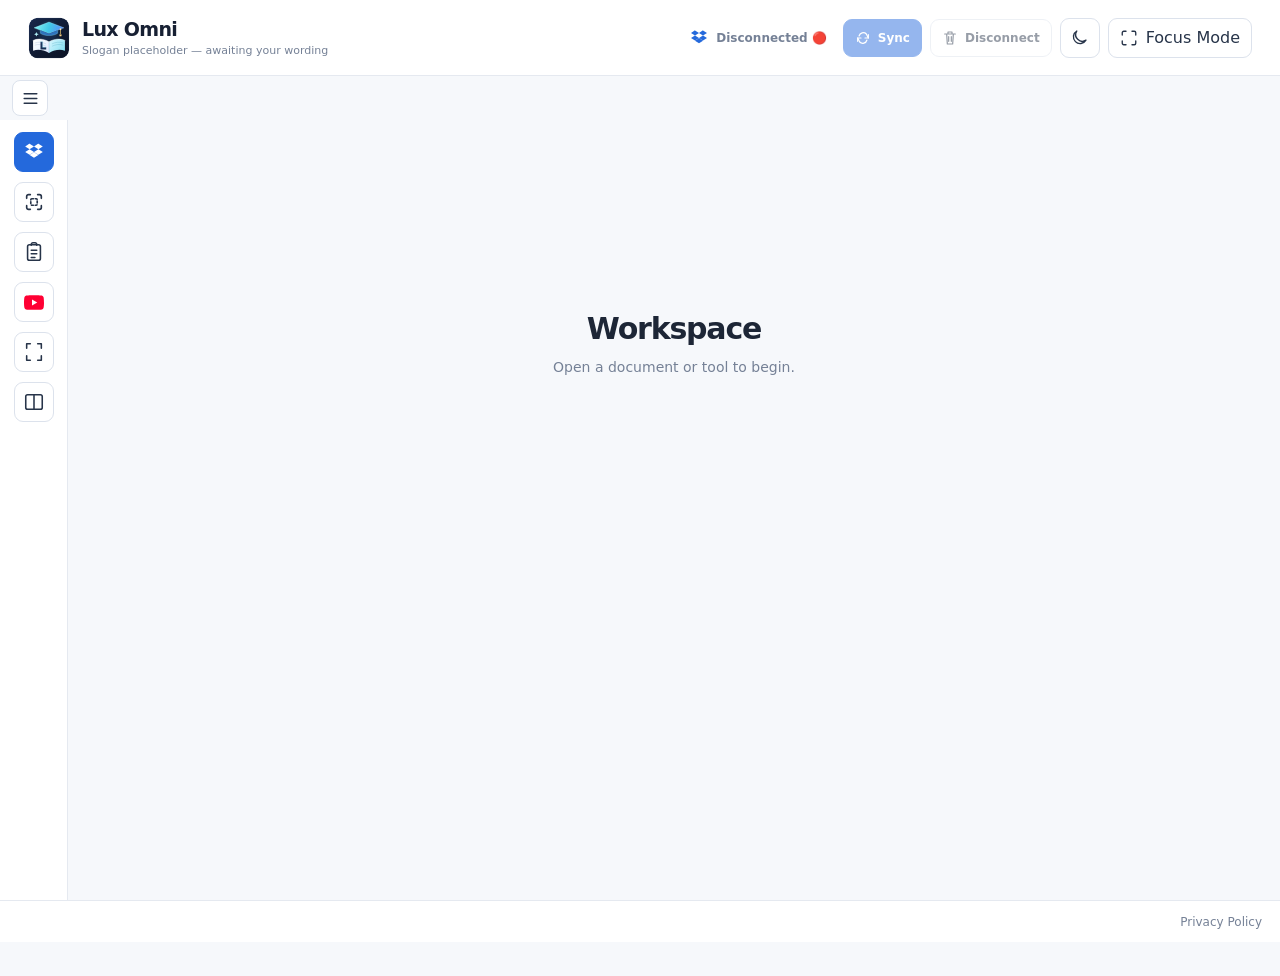
<file: _legacy_reference/site/index.html>
<!doctype html>
<html lang="en">
<head>
  <meta charset="utf-8">
  <meta name="viewport" content="width=device-width, initial-scale=1">
  <meta name="theme-color" content="#ffffff">
  <meta name="description" content="Lux Omni">
  <link rel="icon" type="image/svg+xml" href="./icons/lux-pdf-viewer-icon.svg">
  <link rel="icon" type="image/png" sizes="64x64" href="./icons/lux-pdf-viewer-icon-64.png">
  <link rel="icon" type="image/png" sizes="256x256" href="./icons/lux-pdf-viewer-icon-256.png">
  <title>Lux Omni</title>
  <script>
    try {
      if (localStorage.getItem("lux-pdf-viewer-theme") === "dark") {
        document.documentElement.setAttribute("data-theme", "dark");
      }
    } catch {}

    try {
      const savedSidebarState = localStorage.getItem("lux-pdf-viewer-sidebar-open");
      document.documentElement.setAttribute(
        "data-sidebar-open",
        savedSidebarState === "false" ? "false" : "true"
      );
    } catch {
      document.documentElement.setAttribute("data-sidebar-open", "true");
    }
  </script>
  <link rel="stylesheet" href="./styles.css">
  <link rel="stylesheet" href="./pdf-editor.css">
  <link rel="stylesheet" href="./dropbox-ui.css">
  <link rel="stylesheet" href="./snipping-tool.css">
  <link rel="stylesheet" href="./temporary-log.css">
  <script type="module" src="./app.js"></script>
  <script type="module" src="./snipping-tool.js"></script>
  <script type="module" src="./temporary-log.js"></script>
  <script type="module" src="./dropbox-viewport-bridge.js"></script>
  <script type="module" src="./dropbox-ui.js"></script>
</head>
<body data-focus-mode="false">
  <script>
    try {
      document.body.dataset.focusMode =
        localStorage.getItem("lux-pdf-viewer-focus-mode") === "true" ? "true" : "false";
    } catch {
      document.body.dataset.focusMode = "false";
    }
  </script>
  <header class="topbar">
    <a class="brand" href="./" aria-label="Lux Omni home">
      <span class="brand-mark" aria-hidden="true">
        <img src="./icons/lux-pdf-viewer-icon.svg" alt="" width="42" height="42">
      </span>
      <span class="brand-copy">
        <span class="brand-name">Lux Omni</span>
        <span class="brand-slogan">Slogan placeholder — awaiting your wording</span>
      </span>
    </a>

    <div class="topbar-actions">
      <button id="dropbox-topbar-button" class="dropbox-topbar-button" type="button" aria-label="Dropbox disconnected" title="Open Dropbox">
        <svg class="dropbox-topbar-logo" viewBox="0 0 24 24" aria-hidden="true">
          <path d="M7.2 2.8 2.4 5.9l4.8 3 4.8-3-4.8-3Zm9.6 0L12 5.9l4.8 3 4.8-3-4.8-3ZM7.2 9l-4.8 3 4.8 3 4.8-3-4.8-3Zm9.6 0L12 12l4.8 3 4.8-3-4.8-3-4.8 3 4.8 3 4.8-3-4.8-3ZM7.2 15.2l4.8 3 4.8-3-4.8-3-4.8 3Z"/>
        </svg>
        <span id="dropbox-status-indicator" class="dropbox-topbar-label" data-state="disconnected">Disconnected 🔴</span>
      </button>
      <button id="dropbox-sync-button" class="dropbox-ui-action dropbox-ui-sync" type="button" title="Save current viewport edits to Dropbox" aria-label="Sync edits to Dropbox" disabled>
        <svg viewBox="0 0 24 24" aria-hidden="true"><path d="M20 7v5h-5M4 17v-5h5"/><path d="M6.1 9A6.5 6.5 0 0 1 17 6l3 6M4 12l3 6a6.5 6.5 0 0 0 10.9-3"/></svg>
        <span class="dropbox-ui-action-label">Sync</span>
      </button>
      <button id="dropbox-disconnect-button" class="dropbox-ui-action dropbox-ui-disconnect" type="button" title="Disconnect Dropbox" aria-label="Disconnect Dropbox" disabled>
        <svg viewBox="0 0 24 24" aria-hidden="true"><path d="M9 6V3h6v3M4 6h16M7 6l1 15h8l1-15M10 10v7M14 10v7"/></svg>
        <span class="dropbox-ui-action-label">Disconnect</span>
      </button>
      <button id="theme-toggle" class="theme-toggle" type="button" aria-label="Switch to dark mode" title="Switch to dark mode" aria-pressed="false">
        <svg class="theme-icon-moon" viewBox="0 0 24 24" aria-hidden="true">
          <path d="M20.2 15.4A8.4 8.4 0 0 1 8.6 3.8 8.5 8.5 0 1 0 20.2 15.4Z"></path>
        </svg>
        <svg class="theme-icon-sun" viewBox="0 0 24 24" aria-hidden="true">
          <circle cx="12" cy="12" r="4"></circle>
          <path d="M12 2v2M12 20v2M4.93 4.93l1.42 1.42m11.3 11.3 1.42 1.42M2 12h2m16 0h2M4.93 19.07l1.42-1.42m11.3-11.3 1.42-1.42"></path>
        </svg>
      </button>
      <button id="focus-mode-toggle" class="focus-toggle" type="button" aria-pressed="false" aria-label="Turn on Focus Mode" title="Turn on Focus Mode">
        <svg class="focus-icon-enter" viewBox="0 0 24 24" aria-hidden="true">
          <path d="M8 3H5a2 2 0 0 0-2 2v3M16 3h3a2 2 0 0 1 2 2v3M21 16v3a2 2 0 0 1-2 2h-3M8 21H5a2 2 0 0 1-2-2v-3"></path>
        </svg>
        <svg class="focus-icon-exit" viewBox="0 0 24 24" aria-hidden="true">
          <path d="M9 3v4a2 2 0 0 1-2 2H3M15 3v4a2 2 0 0 0 2 2h4M3 15h4a2 2 0 0 1 2 2v4M21 15h-4a2 2 0 0 0-2 2v4"></path>
        </svg>
        <span>Focus Mode</span>
      </button>

    </div>
  </header>

  <div class="workspace-shell">
    <div class="sidebar-toggle-row">
      <button
        id="sidebar-toggle"
        class="sidebar-toggle"
        type="button"
        aria-controls="sidebar"
        aria-expanded="true"
        aria-label="Close sidebar"
        title="Close sidebar"
      >
        <svg viewBox="0 0 24 24" aria-hidden="true">
          <path d="M4 6h16M4 12h16M4 18h16"></path>
        </svg>
      </button>
    </div>
    <div id="viewport-composition" class="viewport-composition" hidden>
      <div id="viewport-topbar" class="viewport-topbar" aria-label="Viewport toolbar">
        <div id="viewport-toolbar-full" class="viewport-toolbar-section viewport-toolbar-section--full" hidden>
          <button id="viewport-minimize-full" class="viewport-minimize-button" type="button" aria-label="Minimize full-screen viewport" title="Minimize viewport">−</button>
          <button id="viewport-close-full" class="viewport-close-button" type="button" data-viewport-close="full" aria-label="Close full-screen viewport" title="Close viewport">×</button>
        </div>
        <div id="viewport-toolbar-left" class="viewport-toolbar-section viewport-toolbar-section--left" hidden>
          <button id="viewport-minimize-left" class="viewport-minimize-button" type="button" aria-label="Minimize left viewport" title="Minimize left viewport">−</button>
          <button id="viewport-close-left" class="viewport-close-button" type="button" data-viewport-close="left" aria-label="Close left viewport" title="Close left viewport">×</button>
        </div>
        <div id="viewport-toolbar-right" class="viewport-toolbar-section viewport-toolbar-section--right" hidden>
          <button id="viewport-minimize-right" class="viewport-minimize-button" type="button" aria-label="Minimize right viewport" title="Minimize right viewport">−</button>
          <button id="viewport-close-right" class="viewport-close-button" type="button" data-viewport-close="right" aria-label="Close right viewport" title="Close right viewport">×</button>
        </div>
      </div>
      <div id="viewport-fullscreen-layout" class="viewport-stage viewport-stage--full" hidden>
        <div class="viewport" data-viewport-side="full"></div>
      </div>
      <div id="viewport-split-layout" class="viewport-stage viewport-stage--split" hidden>
        <div class="viewport viewport--split" data-viewport-side="left"></div>
        <div class="viewport viewport--split" data-viewport-side="right"></div>
      </div>
      <span id="viewport-number-full" class="viewport-number viewport-number--full" aria-hidden="true" hidden>0</span>
      <span id="viewport-number-left" class="viewport-number viewport-number--left" aria-hidden="true" hidden>1/2</span>
      <span id="viewport-number-right" class="viewport-number viewport-number--right" aria-hidden="true" hidden>2/2</span>
      <div id="viewport-split-divider" class="viewport-split-divider" role="separator" aria-label="Resize viewports" aria-orientation="vertical" aria-valuemin="20" aria-valuemax="80" aria-valuenow="50" tabindex="0" hidden></div>
      <div id="viewport-minimized-dock" class="viewport-minimized-dock" aria-label="Minimized viewports" hidden>
        <div id="viewport-minimized-items" class="viewport-minimized-items"></div>
      </div>
    </div>

    <section id="viewport-replace-dialog" class="viewport-replace-dialog" hidden role="dialog" aria-modal="true" aria-labelledby="viewport-replace-title" aria-describedby="viewport-replace-message">
      <div class="viewport-replace-card">
        <div class="viewport-replace-heading">
          <span class="viewport-replace-warning-icon" aria-hidden="true">!</span>
          <div>
            <h2 id="viewport-replace-title">Replace existing content?</h2>
            <p id="viewport-replace-message">This viewport already contains content. Replacing it may discard unsaved changes.</p>
          </div>
        </div>
        <div class="viewport-replace-actions">
          <button id="viewport-replace-cancel" class="viewport-replace-cancel" type="button">Cancel</button>
          <button id="viewport-replace-confirm" class="viewport-replace-confirm" type="button">Replace</button>
        </div>
      </div>
    </section>

    <div class="workspace-layout">
      <aside id="sidebar" class="sidebar" aria-label="Sidebar">
        <div class="sidebar-inner">
          <div class="sidebar-cloud-actions">
            <button id="dropbox-sidebar-button" class="toolbar-button toolbar-button-primary toolbar-icon-button" type="button" aria-label="Dropbox" title="Dropbox">
              <svg class="dropbox-logo" viewBox="0 0 24 24" aria-hidden="true">
                <path d="M7.2 2.8 2.4 5.9l4.8 3 4.8-3-4.8-3Zm9.6 0L12 5.9l4.8 3 4.8-3-4.8-3ZM7.2 9l-4.8 3 4.8 3 4.8-3-4.8-3Zm9.6 0L12 12l4.8 3 4.8-3-4.8-3-4.8 3 4.8 3 4.8-3-4.8-3ZM7.2 15.2l4.8 3 4.8-3-4.8-3-4.8 3Z"/>
              </svg>
            </button>
            <button id="sidebar-screenshot" class="toolbar-button toolbar-icon-button" type="button" aria-label="Open Lux Omni Snipping Tool" title="Lux Omni Snipping Tool">
              <svg viewBox="0 0 24 24" aria-hidden="true">
                <path d="M8 4H6a2 2 0 0 0-2 2v2M16 4h2a2 2 0 0 1 2 2v2M20 16v2a2 2 0 0 1-2 2h-2M8 20H6a2 2 0 0 1-2-2v-2"/>
                <rect x="8.5" y="8.5" width="7" height="7" rx="1" stroke-dasharray="2 2"/>
              </svg>
            </button>
            <a id="clipboard-open" class="toolbar-button toolbar-icon-button" href="./clipboard.html" target="_blank" rel="noopener noreferrer" aria-label="Open Lux Omni Clipboard in a new tab" title="Lux Omni Clipboard">
              <svg class="clipboard-icon" viewBox="0 0 24 24" aria-hidden="true">
                <rect x="5" y="4" width="14" height="17" rx="2"></rect>
                <path d="M9 4.5V3.8A1.8 1.8 0 0 1 10.8 2h2.4A1.8 1.8 0 0 1 15 3.8v.7M9 10h6M9 14h6M9 18h4"></path>
              </svg>
            </a>
            <button id="sidebar-youtube-button" class="toolbar-button toolbar-icon-button youtube-sidebar-button" type="button" aria-label="Load a YouTube video" title="YouTube" aria-controls="youtube-tile" aria-haspopup="dialog" aria-expanded="false">
              <svg class="youtube-sidebar-icon" viewBox="0 0 24 18" aria-hidden="true">
                <path d="M23.5 2.8a3 3 0 0 0-2.1-2.1C19.5.2 12 .2 12 .2S4.5.2 2.6.7A3 3 0 0 0 .5 2.8 31 31 0 0 0 0 9s0 3.7.5 6.2a3 3 0 0 0 2.1 2.1c1.9.5 9.4.5 9.4.5s7.5 0 9.4-.5a3 3 0 0 0 2.1-2.1A31 31 0 0 0 24 9s0-3.7-.5-6.2Z" fill="#ff0033"></path>
                <path d="m9.6 12.7 6.3-3.7-6.3-3.7v7.4Z" fill="#ffffff"></path>
              </svg>
            </button>
            <button id="viewport-fullscreen" class="toolbar-button toolbar-icon-button viewport-mode-button" type="button" aria-label="Open full-screen viewport" title="Full Screen" aria-pressed="false">
              <svg class="viewport-mode-icon" viewBox="0 0 24 24" aria-hidden="true">
                <path d="M8 3H4v5M16 3h4v5M20 16v5h-4M8 21H4v-5"></path>
              </svg>
            </button>
            <button id="viewport-split-screen" class="toolbar-button toolbar-icon-button viewport-mode-button" type="button" aria-label="Open split-screen viewports" title="Split Screen" aria-pressed="false">
              <svg class="viewport-mode-icon" viewBox="0 0 24 24" aria-hidden="true">
                <rect x="3" y="4" width="18" height="16" rx="2"></rect>
                <path d="M12 4v16"></path>
              </svg>
            </button>
          </div>
        </div>
      </aside>
      <main class="workspace" aria-label="PDF workspace">
        <div class="workspace-empty-state">
          <h1>Workspace</h1>
          <p>Open a document or tool to begin.</p>
        </div>
      </main>
    </div>
  </div>

  <section id="youtube-tile" class="youtube-tile" hidden role="dialog" aria-labelledby="youtube-tile-title" aria-describedby="youtube-tile-help" aria-modal="false">
    <h2 id="youtube-tile-title">Load YouTube video</h2>
    <p id="youtube-tile-help" class="youtube-tile-help">Paste a video link, then choose where it should open.</p>
    <label class="youtube-tile-label" for="youtube-video-url">YouTube link</label>
    <input id="youtube-video-url" class="youtube-tile-input" type="url" inputmode="url" autocomplete="url" placeholder="https://youtu.be/…" spellcheck="false">
    <p id="youtube-tile-feedback" class="youtube-tile-feedback" role="status" aria-live="polite" hidden></p>
    <div class="youtube-tile-targets" role="group" aria-label="Video destination">
      <button class="youtube-target-button" type="button" data-youtube-target="left" aria-label="Open video in Left viewport">
        <svg viewBox="0 0 24 24" aria-hidden="true"><rect x="3" y="4" width="18" height="16" rx="2"></rect><path d="M12 4v16"></path><path d="M8 8v8"></path></svg>
        <span>Left</span>
      </button>
      <button class="youtube-target-button" type="button" data-youtube-target="right" aria-label="Open video in Right viewport">
        <svg viewBox="0 0 24 24" aria-hidden="true"><rect x="3" y="4" width="18" height="16" rx="2"></rect><path d="M12 4v16"></path><path d="M16 8v8"></path></svg>
        <span>Right</span>
      </button>
      <button class="youtube-target-button" type="button" data-youtube-target="full" aria-label="Open video in Full Screen viewport">
        <svg viewBox="0 0 24 24" aria-hidden="true"><path d="M8 3H4v5M16 3h4v5M20 16v5h-4M8 21H4v-5"></path></svg>
        <span>Full Screen</span>
      </button>
    </div>
  </section>

  <div id="lux-snip-capture-panel" class="lux-snip-capture-panel" hidden role="region" aria-label="Lux Omni Snipping Tool capture options">
    <p class="lux-snip-panel-title">Lux Omni Snipping Tool</p>
    <div class="lux-snip-mode-group" role="group" aria-label="Snip mode">
      <button type="button" data-lux-snip-mode="rectangle" class="is-active" aria-pressed="true">Rectangle</button>
      <button type="button" data-lux-snip-mode="freeform" aria-pressed="false">Freeform</button>
      <button type="button" data-lux-snip-mode="viewport" aria-pressed="false">Viewport</button>
    </div>
    <label for="lux-snip-delay">Delay
      <select id="lux-snip-delay">
        <option value="0">None</option><option value="3">3 seconds</option><option value="5">5 seconds</option><option value="10">10 seconds</option>
      </select>
    </label>
    <button id="lux-snip-new" class="primary" type="button">Start Snipping</button>
    <button id="lux-snip-cancel" class="danger" type="button">Cancel</button>
  </div>
  <div id="lux-snip-countdown" hidden role="status" aria-live="polite"></div>
  <div id="lux-snip-selection" hidden tabindex="-1" aria-label="Select an area of the visible browser viewport">
    <div id="lux-snip-selection-box" hidden></div>
    <div id="lux-snip-selection-help">Drag to select the visible viewport area</div>
    <div id="lux-snip-selection-toolbar" role="toolbar" aria-label="Capture selection tools" hidden>
      <span>Lux Omni Snipping Tool</span>
      <button type="button" data-lux-snip-selection-mode="rectangle">Rectangle</button>
      <button type="button" data-lux-snip-selection-mode="freeform">Freeform</button>
      <button type="button" data-lux-snip-selection-mode="viewport">Viewport</button>
      <button id="lux-snip-selection-cancel" type="button">Cancel</button>
    </div>
  </div>

  <div id="lux-snip-editor-modal" class="lux-snip-editor-modal" role="dialog" aria-modal="true" aria-labelledby="lux-snip-editor-title" hidden>
    <div class="lux-snip-editor-backdrop" aria-hidden="true"></div>
    <section class="lux-snip-editor-dialog">
      <header class="lux-snip-editor-header">
        <img class="lux-snip-brand-icon" src="./icons/lux-pdf-viewer-icon.svg" alt="">
        <h2 id="lux-snip-editor-title" class="lux-snip-editor-title">Lux Omni Snipping Tool</h2>
        <button id="lux-snip-discard" type="button" aria-label="Discard screenshot and close" title="Discard screenshot and close">
          <svg viewBox="0 0 24 24" aria-hidden="true"><path d="M6 6 18 18M18 6 6 18"></path></svg>
        </button>
      </header>
      <div class="lux-snip-editor-toolbar" role="toolbar" aria-label="Screenshot editing tools">
        <button type="button" data-lux-snip-tool="pen" class="is-active" aria-pressed="true" title="Pen"><svg viewBox="0 0 24 24" aria-hidden="true"><path d="m4 20 4.5-1 11-11a2.1 2.1 0 0 0-3-3l-11 11L4 20Z"/></svg>Pen</button>
        <button type="button" data-lux-snip-tool="highlighter" aria-pressed="false" title="Highlighter"><svg viewBox="0 0 24 24" aria-hidden="true"><path d="m4 16 10-10 4 4L8 20H4v-4Z"/><path d="m12 8 4 4M3 22h18"/></svg>Highlight</button>
        <button type="button" data-lux-snip-tool="eraser" aria-pressed="false" title="Eraser"><svg viewBox="0 0 24 24" aria-hidden="true"><path d="m7 21-5-5a2 2 0 0 1 0-3l9-9a2 2 0 0 1 3 0l7 7a2 2 0 0 1 0 3l-7 7H7Z"/><path d="m8 6 10 10M14 21h8"/></svg>Eraser</button>
        <button type="button" data-lux-snip-tool="text" aria-pressed="false" title="Insert text"><svg viewBox="0 0 24 24" aria-hidden="true"><path d="M4 6V4h16v2M12 4v16M8 20h8"/></svg>Text</button>
        <button type="button" data-lux-snip-tool="crop" aria-pressed="false" title="Crop screenshot"><svg viewBox="0 0 24 24" aria-hidden="true"><path d="M6 3v12a3 3 0 0 0 3 3h12M3 6h12a3 3 0 0 1 3 3v12"/></svg>Crop</button>
        <span class="lux-snip-toolbar-divider"></span>
        <div class="lux-snip-color-row" role="group" aria-label="Annotation color">
          <button type="button" data-lux-snip-color="#e03131" class="lux-snip-color is-active" aria-label="Red" aria-pressed="true" title="Red" style="background:#e03131"></button>
          <button type="button" data-lux-snip-color="#ff922b" class="lux-snip-color" aria-label="Orange" aria-pressed="false" title="Orange" style="background:#ff922b"></button>
          <button type="button" data-lux-snip-color="#f08c00" class="lux-snip-color" aria-label="Yellow" aria-pressed="false" title="Yellow" style="background:#f08c00"></button>
          <button type="button" data-lux-snip-color="#2f9e44" class="lux-snip-color" aria-label="Green" aria-pressed="false" title="Green" style="background:#2f9e44"></button>
          <button type="button" data-lux-snip-color="#1971c2" class="lux-snip-color" aria-label="Blue" aria-pressed="false" title="Blue" style="background:#1971c2"></button>
          <button type="button" data-lux-snip-color="#7048e8" class="lux-snip-color" aria-label="Purple" aria-pressed="false" title="Purple" style="background:#7048e8"></button>
          <button type="button" data-lux-snip-color="#111827" class="lux-snip-color" aria-label="Black" aria-pressed="false" title="Black" style="background:#111827"></button>
        </div>
        <select id="lux-snip-width" aria-label="Pen thickness" title="Pen thickness"><option value="2">Thin</option><option value="3" selected>Medium</option><option value="6">Thick</option></select>
        <span class="lux-snip-toolbar-divider"></span>
        <button id="lux-snip-undo" type="button" title="Undo" aria-label="Undo" disabled><svg viewBox="0 0 24 24" aria-hidden="true"><path d="M9 14 4 9l5-5"/><path d="M4 9h9a7 7 0 0 1 0 14h-2"/></svg></button>
        <button id="lux-snip-redo" type="button" title="Redo" aria-label="Redo" disabled><svg viewBox="0 0 24 24" aria-hidden="true"><path d="m15 14 5-5-5-5"/><path d="M20 9h-9a7 7 0 0 0 0 14h2"/></svg></button>
        <button id="lux-snip-zoom-out" type="button" title="Zoom out" aria-label="Zoom out">−</button>
        <span id="lux-snip-zoom-label" aria-live="polite">100%</span>
        <button id="lux-snip-zoom-in" type="button" title="Zoom in" aria-label="Zoom in">+</button>
        <button id="lux-snip-copy" type="button" title="Copy annotated screenshot to the system clipboard"><svg viewBox="0 0 24 24" aria-hidden="true"><rect x="8" y="8" width="12" height="13" rx="2"/><path d="M16 8V5a2 2 0 0 0-2-2H5a2 2 0 0 0-2 2v11a2 2 0 0 0 2 2h3"/></svg>Copy</button>
        <button id="lux-snip-log" type="button" title="Add this annotated screenshot to Lux Omni Clipboard Log"><svg viewBox="0 0 24 24" aria-hidden="true"><path d="M12 5v14M5 12h14"/><path d="M4 3h16a1 1 0 0 1 1 1v16a1 1 0 0 1-1 1H4a1 1 0 0 1-1-1V4a1 1 0 0 1 1-1Z"/></svg>Add to log</button>
        <button id="lux-snip-save" type="button" title="Save screenshot as PNG"><svg viewBox="0 0 24 24" aria-hidden="true"><path d="M12 3v12m-5-5 5 5 5-5M4 18v3h16v-3"/></svg>Save</button>
      </div>
      <div id="lux-snip-workarea" class="lux-snip-workarea">
        <div id="lux-snip-stage">
          <canvas id="lux-snip-base" aria-label="Captured screenshot"></canvas>
          <canvas id="lux-snip-ink" aria-label="Draw or crop on the captured screenshot"></canvas>
          <div id="lux-snip-crop-box" hidden></div>
        </div>
      </div>
      <div id="lux-snip-status" role="status" aria-live="polite"></div>
    </section>
  </div>
  <div id="lux-snip-notice" role="status" aria-live="polite" hidden></div>

  <div id="dropbox-file-manager" class="dropbox-ui-modal" role="dialog" aria-modal="true" aria-labelledby="dropbox-file-manager-title" aria-describedby="dropbox-file-manager-status" hidden>
    <div class="dropbox-ui-backdrop" data-dropbox-ui-close></div>
    <section class="dropbox-ui-dialog" role="document">
      <header class="dropbox-ui-header">
        <div class="dropbox-ui-heading">
          <h2 id="dropbox-file-manager-title">Dropbox Files</h2>
          <p id="dropbox-current-location" class="dropbox-current-location">My Dropbox</p>
        </div>
        <div class="dropbox-ui-header-actions">
          <input id="dropbox-upload-input" class="dropbox-ui-file-input" type="file" aria-label="Choose a file to upload">
          <label class="dropbox-ui-upload-button" for="dropbox-upload-input" title="Upload a file from this device">
            <svg viewBox="0 0 24 24" aria-hidden="true"><path d="M12 16V4m-5 5 5-5 5 5"/><path d="M4 16v4h16v-4"/></svg>
            <span>Upload File</span>
          </label>
          <button id="dropbox-file-manager-close" class="dropbox-ui-close" type="button" aria-label="Close Dropbox Files" title="Close">
            <svg viewBox="0 0 24 24" aria-hidden="true"><path d="m6 6 12 12M18 6 6 18"/></svg>
          </button>
        </div>
      </header>
      <div class="dropbox-ui-navigation">
        <button id="dropbox-folder-back" class="dropbox-ui-back" type="button" disabled>
          <svg viewBox="0 0 24 24" aria-hidden="true"><path d="m14 5-7 7 7 7M7 12h14"/></svg>
          <span>Back</span>
        </button>
        <span class="dropbox-ui-navigation-hint">Choose a file, or open a folder to browse its contents.</span>
      </div>
      <p id="dropbox-file-manager-status" class="dropbox-ui-status" role="status" aria-live="polite">Checking Dropbox connection…</p>
      <div class="dropbox-ui-list-wrap">
        <ul id="dropbox-file-list" class="dropbox-ui-file-list" aria-label="Dropbox files and folders"></ul>
        <div id="dropbox-empty-state" class="dropbox-ui-empty" hidden>
          <svg viewBox="0 0 48 48" aria-hidden="true"><path d="M7 14.5A3.5 3.5 0 0 1 10.5 11H20l4 4h13.5A3.5 3.5 0 0 1 41 18.5v18a3.5 3.5 0 0 1-3.5 3.5h-27A3.5 3.5 0 0 1 7 36.5Z"/></svg>
          <strong>This folder is empty</strong>
          <span>Upload a file or go back to another folder.</span>
        </div>
      </div>
      <footer id="dropbox-selection-actions" class="dropbox-ui-selection" hidden>
        <div class="dropbox-ui-selected-copy">
          <span class="dropbox-ui-selected-label">Selected file</span>
          <strong id="dropbox-selected-name">No file selected</strong>
        </div>
        <div class="dropbox-ui-viewport-actions">
          <button id="dropbox-add-left" type="button">Add to Left Viewport</button>
          <button id="dropbox-add-right" type="button">Add to Right Viewport</button>
          <button id="dropbox-add-full" type="button">Add to Full Viewport</button>
        </div>
      </footer>
    </section>
  </div>
  <div id="dropbox-ui-toast" class="dropbox-ui-toast" role="status" aria-live="polite" hidden></div>

  <footer class="site-footer"><a href="./privacy.html">Privacy Policy</a></footer>
</body>
</html>
</file>
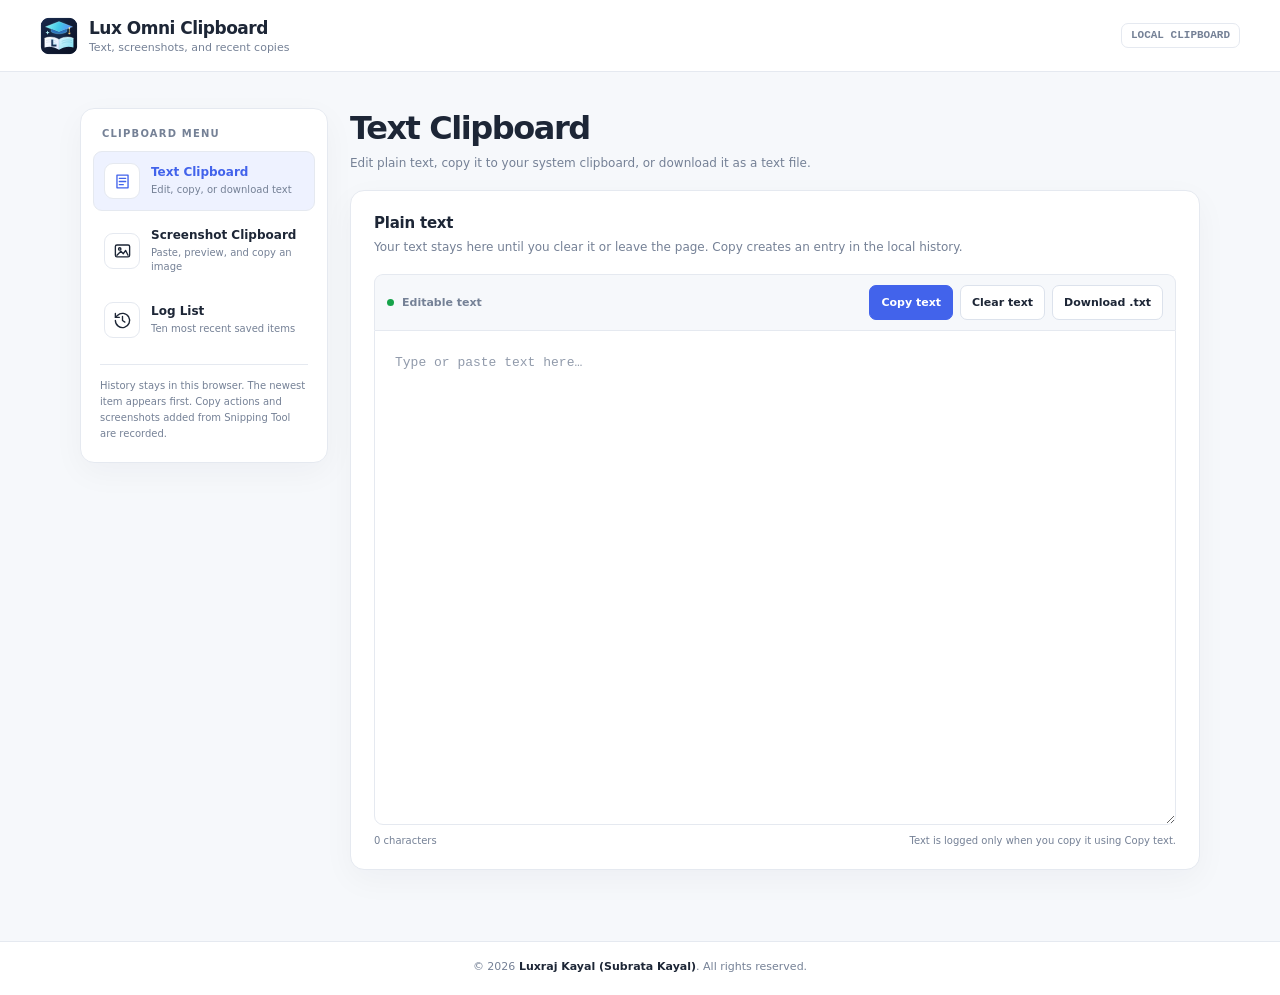
<file: _legacy_reference/site/clipboard.html>
<!doctype html>
<html lang="en">
<head>
  <meta charset="utf-8">
  <meta name="viewport" content="width=device-width, initial-scale=1">
  <meta name="theme-color" content="#ffffff">
  <meta name="description" content="Lux Omni Clipboard for text, screenshots, and a local history of the ten most recent copied or logged items.">
  <link rel="icon" type="image/svg+xml" href="./icons/lux-pdf-viewer-icon.svg">
  <title>Lux Omni Clipboard</title>
  <style>
    :root {
      color-scheme: light;
      font-family: Inter, ui-sans-serif, system-ui, -apple-system, BlinkMacSystemFont, "Segoe UI", sans-serif;
      font-synthesis: none;
      text-rendering: optimizeLegibility;
      -webkit-font-smoothing: antialiased;
      --ink: #1d2636;
      --muted: #758196;
      --line: #e5e9f0;
      --panel: #ffffff;
      --workspace: #f6f8fb;
      --accent: #4263eb;
      --accent-soft: #eef2ff;
      --control-bg: #ffffff;
      --control-border: #dce2ec;
      --danger: #b42318;
    }

    :root[data-theme="dark"] {
      color-scheme: dark;
      --ink: #e8edf5;
      --muted: #a0aabd;
      --line: #303949;
      --panel: #181e29;
      --workspace: #10151e;
      --accent: #a5b4fc;
      --accent-soft: #232c49;
      --control-bg: #1d2533;
      --control-border: #3a4557;
      --danger: #ff9c95;
    }

    * { box-sizing: border-box; }
    html, body { min-width: 320px; min-height: 100%; margin: 0; }
    body { min-height: 100vh; display: flex; flex-direction: column; color: var(--ink); background: var(--workspace); }
    button, a, textarea, input { font: inherit; }
    button { color: inherit; }
    .topbar {
      min-height: 72px; display: flex; align-items: center; justify-content: space-between;
      gap: 16px; padding: 12px clamp(16px, 4vw, 40px); border-bottom: 1px solid var(--line);
      background: var(--panel);
    }
    .brand { display: inline-flex; min-width: 0; align-items: center; gap: 11px; color: inherit; text-decoration: none; }
    .brand img { display: block; width: 38px; height: 38px; object-fit: contain; }
    .brand-copy { min-width: 0; }
    .brand-name { display: block; color: var(--ink); font-size: 17px; font-weight: 760; letter-spacing: -.03em; }
    .brand-subtitle { display: block; margin-top: 3px; color: var(--muted); font-size: 11px; }
    .file-type { padding: 6px 9px; border: 1px solid var(--line); border-radius: 7px; color: var(--muted); font: 700 11px/1 ui-monospace, SFMono-Regular, Consolas, monospace; }
    .app-shell { width: min(100% - 32px, 1120px); flex: 1; margin: 0 auto; padding: clamp(22px, 4vh, 40px) 0; display: grid; grid-template-columns: 248px minmax(0, 1fr); align-items: start; gap: 22px; }
    .menu, .panel { border: 1px solid var(--line); border-radius: 14px; background: var(--panel); box-shadow: 0 10px 32px rgb(15 23 42 / 4%); }
    .menu { padding: 12px; position: sticky; top: 16px; }
    .menu-heading { margin: 7px 9px 12px; color: var(--muted); font-size: 10px; font-weight: 800; letter-spacing: .12em; }
    .menu-items { display: grid; gap: 5px; }
    .menu-item {
      display: flex; width: 100%; align-items: center; gap: 11px; padding: 11px 10px;
      border: 1px solid transparent; border-radius: 9px; background: transparent; text-align: left;
      cursor: pointer; transition: background-color 140ms ease, border-color 140ms ease;
    }
    .menu-item:hover { background: var(--workspace); }
    .menu-item[aria-pressed="true"] { color: var(--accent); border-color: var(--line); background: var(--accent-soft); }
    .menu-icon { display: grid; width: 36px; height: 36px; flex: 0 0 36px; place-items: center; border: 1px solid var(--line); border-radius: 9px; background: var(--panel); }
    .menu-icon svg { width: 19px; height: 19px; fill: none; stroke: currentColor; stroke-width: 1.7; stroke-linecap: round; stroke-linejoin: round; }
    .menu-text { display: block; min-width: 0; }
    .menu-text strong { display: block; font-size: 12px; font-weight: 750; }
    .menu-text small { display: block; margin-top: 4px; color: var(--muted); font-size: 10px; line-height: 1.35; }
    .menu-rule { margin: 14px 7px 8px; padding-top: 13px; border-top: 1px solid var(--line); color: var(--muted); font-size: 10px; line-height: 1.6; }
    .workspace { min-width: 0; }
    .page-heading { display: flex; align-items: end; justify-content: space-between; gap: 20px; margin: 1px 0 17px; }
    h1 { margin: 0; color: var(--ink); font-size: clamp(24px, 3.5vw, 32px); letter-spacing: -.045em; }
    h2 { margin: 0; color: var(--ink); font-size: 15px; letter-spacing: -.015em; }
    .subtitle { margin: 7px 0 0; color: var(--muted); font-size: 12px; line-height: 1.6; }
    .panel { padding: clamp(15px, 2.5vw, 23px); }
    .panel[hidden] { display: none !important; }
    .panel-header { display: flex; align-items: flex-start; justify-content: space-between; gap: 18px; margin-bottom: 17px; }
    .panel-description { margin: 6px 0 0; color: var(--muted); font-size: 12px; line-height: 1.6; }
    .editor-toolbar { display: flex; flex-wrap: wrap; align-items: center; justify-content: space-between; gap: 12px; padding: 10px 12px; border: 1px solid var(--line); border-bottom: 0; border-radius: 9px 9px 0 0; background: var(--workspace); }
    .editor-label { display: inline-flex; align-items: center; gap: 8px; color: var(--muted); font-size: 11px; font-weight: 750; }
    .status-dot { width: 7px; height: 7px; border-radius: 50%; background: #16a34a; }
    .actions { display: flex; flex-wrap: wrap; align-items: center; justify-content: flex-end; gap: 7px; }
    .action {
      min-height: 35px; display: inline-flex; align-items: center; justify-content: center; gap: 7px;
      padding: 7px 11px; border: 1px solid var(--control-border); border-radius: 7px;
      color: var(--ink); background: var(--control-bg); cursor: pointer; font-size: 11px; font-weight: 700;
      transition: border-color 140ms ease, background-color 140ms ease;
    }
    .action:hover:not(:disabled) { border-color: var(--accent); }
    .action-primary { border-color: var(--accent); color: #ffffff; background: #4263eb; }
    .action-primary:hover:not(:disabled) { border-color: #2f4fd0; background: #2f4fd0; }
    .action-danger { color: var(--danger); }
    .action:disabled { cursor: not-allowed; opacity: .45; }
    textarea {
      display: block; width: 100%; min-height: min(55vh, 560px); resize: vertical; padding: 20px;
      border: 1px solid var(--line); border-radius: 0 0 9px 9px; outline: 0;
      color: var(--ink); background: var(--panel);
      font: 13px/1.8 ui-monospace, SFMono-Regular, Consolas, "Liberation Mono", monospace;
      tab-size: 2; white-space: pre-wrap; overflow-wrap: anywhere;
    }
    textarea::placeholder { color: var(--muted); opacity: .8; }
    .panel-footer { display: flex; flex-wrap: wrap; align-items: center; justify-content: space-between; gap: 8px; margin-top: 10px; color: var(--muted); font-size: 10px; }
    .screenshot-dropzone {
      min-height: 330px; display: flex; align-items: center; justify-content: center; flex-direction: column;
      gap: 10px; padding: 20px; border: 1px dashed var(--control-border); border-radius: 10px;
      background: var(--workspace); text-align: center; cursor: pointer; outline: 0;
    }
    .screenshot-dropzone:focus-visible, .screenshot-dropzone.is-dragging { border-color: var(--accent); box-shadow: 0 0 0 3px var(--accent-soft); }
    .empty-art { display: grid; width: 58px; height: 58px; place-items: center; border: 1px solid var(--line); border-radius: 16px; color: var(--accent); background: var(--panel); }
    .empty-art svg { width: 29px; height: 29px; fill: none; stroke: currentColor; stroke-width: 1.6; stroke-linecap: round; stroke-linejoin: round; }
    .dropzone-title { color: var(--ink); font-size: 13px; font-weight: 750; }
    .dropzone-description { max-width: 360px; color: var(--muted); font-size: 11px; line-height: 1.65; }
    .screenshot-preview { display: block; max-width: 100%; max-height: 58vh; object-fit: contain; border: 1px solid var(--line); border-radius: 7px; background: var(--panel); }
    .screenshot-actions { display: flex; flex-wrap: wrap; justify-content: center; gap: 8px; margin-top: 13px; }
    .history-toolbar { display: flex; flex-wrap: wrap; align-items: center; justify-content: space-between; gap: 10px; margin-bottom: 14px; }
    .history-count { color: var(--muted); font-size: 11px; }
    .history-list { display: grid; gap: 9px; }
    .history-entry { display: grid; grid-template-columns: 44px minmax(0, 1fr) auto; align-items: center; gap: 12px; padding: 12px; border: 1px solid var(--line); border-radius: 10px; background: var(--panel); }
    .history-thumb { display: block; width: 44px; height: 44px; object-fit: cover; border: 1px solid var(--line); border-radius: 7px; background: var(--workspace); }
    .history-type-icon { display: grid; width: 44px; height: 44px; place-items: center; border: 1px solid var(--line); border-radius: 7px; color: var(--muted); background: var(--workspace); }
    .history-type-icon svg { width: 20px; height: 20px; fill: none; stroke: currentColor; stroke-width: 1.7; stroke-linecap: round; stroke-linejoin: round; }
    .history-details { min-width: 0; }
    .history-entry-title { display: block; color: var(--ink); font-size: 11px; font-weight: 750; }
    .history-time { display: block; margin-top: 4px; color: var(--muted); font-size: 10px; }
    .history-snippet { display: block; margin-top: 5px; overflow: hidden; color: var(--muted); font-size: 11px; line-height: 1.45; text-overflow: ellipsis; white-space: nowrap; }
    .history-entry .action { white-space: nowrap; }
    .history-empty { padding: 38px 18px; border: 1px dashed var(--control-border); border-radius: 10px; color: var(--muted); font-size: 12px; line-height: 1.7; text-align: center; }
    .history-empty strong { display: block; margin-bottom: 5px; color: var(--ink); font-size: 13px; }
    .status-message { min-height: 22px; margin: 13px 2px 0; color: var(--muted); font-size: 11px; line-height: 1.6; }
    .copyright { padding: 18px 16px 22px; border-top: 1px solid var(--line); color: var(--muted); background: var(--panel); font-size: 11px; text-align: center; }
    .copyright strong { color: var(--ink); font-weight: 650; }
    button:focus-visible, a:focus-visible, textarea:focus-visible, input:focus-visible { outline: 2px solid var(--accent); outline-offset: 2px; }
    @media (max-width: 760px) {
      .app-shell { width: min(100% - 20px, 680px); grid-template-columns: 1fr; gap: 14px; padding-top: 18px; }
      .menu { position: static; padding: 10px; }
      .menu-heading { margin: 3px 7px 9px; }
      .menu-items { grid-template-columns: repeat(3, minmax(0, 1fr)); gap: 5px; }
      .menu-item { align-items: center; flex-direction: column; justify-content: flex-start; gap: 7px; min-height: 94px; padding: 9px 5px; text-align: center; }
      .menu-text small { display: none; }
      .menu-text strong { font-size: 10px; }
      .menu-icon { width: 31px; height: 31px; flex-basis: 31px; }
      .menu-icon svg { width: 17px; height: 17px; }
      .menu-rule { margin: 7px 4px 0; padding-top: 9px; font-size: 9px; }
      .history-entry { grid-template-columns: 38px minmax(0, 1fr) auto; gap: 9px; padding: 9px; }
      .history-thumb, .history-type-icon { width: 38px; height: 38px; }
      .history-entry .action { padding: 6px 8px; }
    }
    @media (max-width: 460px) {
      .topbar { min-height: 64px; padding: 10px 13px; }
      .brand img { width: 32px; height: 32px; }
      .brand-name { font-size: 15px; }
      .brand-subtitle { font-size: 10px; }
      .app-shell { padding-top: 12px; }
      .panel { padding: 13px; }
      .page-heading { margin-bottom: 12px; }
      .panel-header { flex-direction: column; gap: 7px; }
      .editor-toolbar { align-items: flex-start; flex-direction: column; }
      .actions { width: 100%; justify-content: flex-start; }
      textarea { min-height: 48vh; padding: 14px; font-size: 12px; }
      .screenshot-dropzone { min-height: 250px; padding: 14px; }
      .history-entry { grid-template-columns: 34px minmax(0, 1fr); }
      .history-thumb, .history-type-icon { width: 34px; height: 34px; }
      .history-entry .action { grid-column: 2; justify-self: start; }
    }
    @media (prefers-reduced-motion: reduce) { *, *::before, *::after { transition-duration: .01ms !important; } }
  </style>
  <script>
    try {
      if (localStorage.getItem("lux-pdf-viewer-theme") === "dark") {
        document.documentElement.setAttribute("data-theme", "dark");
      }
    } catch {}
  </script>
</head>
<body>
  <header class="topbar">
    <a class="brand" href="./" aria-label="Return to Lux Omni">
      <img src="./icons/lux-pdf-viewer-icon.svg" alt="" width="38" height="38">
      <span class="brand-copy">
        <span class="brand-name">Lux Omni Clipboard</span>
        <span class="brand-subtitle">Text, screenshots, and recent copies</span>
      </span>
    </a>
    <span class="file-type">LOCAL CLIPBOARD</span>
  </header>

  <main class="app-shell">
    <nav class="menu" aria-label="Clipboard menu">
      <p class="menu-heading">CLIPBOARD MENU</p>
      <div class="menu-items">
        <button class="menu-item" type="button" data-view="text" aria-pressed="true">
          <span class="menu-icon" aria-hidden="true">
            <svg viewBox="0 0 24 24"><path d="M5 4h14v16H5zM8 8h8M8 12h8M8 16h5"></path></svg>
          </span>
          <span class="menu-text"><strong>Text Clipboard</strong><small>Edit, copy, or download text</small></span>
        </button>
        <button class="menu-item" type="button" data-view="screenshot" aria-pressed="false">
          <span class="menu-icon" aria-hidden="true">
            <svg viewBox="0 0 24 24"><rect x="3" y="5" width="18" height="15" rx="2"></rect><circle cx="8.5" cy="10" r="1.5"></circle><path d="m5 18 5-5 3 3 3-4 3 6"></path></svg>
          </span>
          <span class="menu-text"><strong>Screenshot Clipboard</strong><small>Paste, preview, and copy an image</small></span>
        </button>
        <button class="menu-item" type="button" data-view="history" aria-pressed="false">
          <span class="menu-icon" aria-hidden="true">
            <svg viewBox="0 0 24 24"><path d="M3 12a9 9 0 1 0 2.6-6.4L3 8"></path><path d="M3 3v5h5M12 7v5l3 2"></path></svg>
          </span>
          <span class="menu-text"><strong>Log List</strong><small>Ten most recent saved items</small></span>
        </button>
      </div>
      <p class="menu-rule">History stays in this browser. The newest item appears first. Copy actions and screenshots added from Snipping Tool are recorded.</p>
    </nav>

    <div class="workspace">
      <div class="page-heading">
        <div>
          <h1 id="page-title">Text Clipboard</h1>
          <p id="page-subtitle" class="subtitle">Edit plain text, copy it to your system clipboard, or download it as a text file.</p>
        </div>
      </div>

      <section class="panel" data-panel="text" aria-labelledby="text-panel-title">
        <div class="panel-header">
          <div>
            <h2 id="text-panel-title">Plain text</h2>
            <p class="panel-description">Your text stays here until you clear it or leave the page. Copy creates an entry in the local history.</p>
          </div>
        </div>
        <div class="editor-toolbar">
          <span class="editor-label"><span class="status-dot" aria-hidden="true"></span>Editable text</span>
          <div class="actions">
            <button id="copy-text" class="action action-primary" type="button">Copy text</button>
            <button id="clear-text" class="action" type="button">Clear text</button>
            <button id="download-text" class="action" type="button">Download .txt</button>
          </div>
        </div>
        <textarea id="clipboard-text" spellcheck="false" aria-label="Text clipboard editor" placeholder="Type or paste text here…"></textarea>
        <div class="panel-footer">
          <span id="character-count">0 characters</span>
          <span>Text is logged only when you copy it using Copy text.</span>
        </div>
      </section>

      <section class="panel" data-panel="screenshot" aria-labelledby="screenshot-panel-title" hidden>
        <div class="panel-header">
          <div>
            <h2 id="screenshot-panel-title">Screenshot clipboard</h2>
            <p class="panel-description">Paste a screenshot with Ctrl+V / ⌘V, choose an image file, or try Paste from system clipboard.</p>
          </div>
        </div>
        <div id="screenshot-dropzone" class="screenshot-dropzone" tabindex="0" role="region" aria-label="Screenshot paste and preview area">
          <div id="screenshot-empty" class="empty-art" aria-hidden="true">
            <svg viewBox="0 0 24 24"><rect x="3" y="5" width="18" height="15" rx="2"></rect><circle cx="8.5" cy="10" r="1.5"></circle><path d="m5 18 5-5 3 3 3-4 3 6"></path></svg>
          </div>
          <strong id="screenshot-empty-title" class="dropzone-title">Paste a screenshot here</strong>
          <span id="screenshot-empty-description" class="dropzone-description">Click this area and paste an image, or use the buttons below to select an image file or read an image from your system clipboard.</span>
          <img id="screenshot-preview" class="screenshot-preview" alt="Screenshot preview" hidden>
        </div>
        <input id="screenshot-file" type="file" accept="image/*" hidden>
        <div class="screenshot-actions">
          <button id="paste-image" class="action" type="button">Paste from system clipboard</button>
          <button id="choose-image" class="action" type="button">Choose image</button>
          <button id="copy-image" class="action action-primary" type="button" disabled>Copy screenshot</button>
          <button id="clear-image" class="action action-danger" type="button" disabled>Clear image</button>
        </div>
        <div class="panel-footer">
          <span id="screenshot-details">No screenshot selected</span>
          <span>Images copied here or added from Snipping Tool appear in history.</span>
        </div>
      </section>

      <section class="panel" data-panel="history" aria-labelledby="history-panel-title" hidden>
        <div class="panel-header">
          <div>
            <h2 id="history-panel-title">Log List</h2>
            <p class="panel-description">The newest saved item is first. Older entries are removed automatically when the list exceeds ten.</p>
          </div>
        </div>
        <div class="history-toolbar">
          <span id="history-count" class="history-count">0 of 10 entries</span>
          <button id="clear-history" class="action action-danger" type="button">Clear history</button>
        </div>
        <div id="history-empty" class="history-empty">
          <strong>No copied items yet</strong>
          Copy text or a screenshot from this page and it will appear here. You can import a saved entry back into the text or screenshot clipboard.
        </div>
        <div id="history-list" class="history-list" aria-live="polite"></div>
      </section>

      <p id="status" class="status-message" role="status" aria-live="polite"></p>
    </div>
  </main>

  <footer class="copyright">
    © 2026 <strong>Luxraj Kayal (Subrata Kayal)</strong>. All rights reserved.
  </footer>

  <script>
    "use strict";

    const HISTORY_DATABASE = "lux-omni-clipboard-history";
    const HISTORY_STORE = "entries";
    const HISTORY_LIMIT = 10;

    const menuButtons = Array.from(document.querySelectorAll("[data-view]"));
    const panels = Array.from(document.querySelectorAll("[data-panel]"));
    const pageTitle = document.querySelector("#page-title");
    const pageSubtitle = document.querySelector("#page-subtitle");
    const status = document.querySelector("#status");
    const textArea = document.querySelector("#clipboard-text");
    const characterCount = document.querySelector("#character-count");
    const screenshotDropzone = document.querySelector("#screenshot-dropzone");
    const screenshotFileInput = document.querySelector("#screenshot-file");
    const screenshotPreview = document.querySelector("#screenshot-preview");
    const screenshotEmpty = document.querySelector("#screenshot-empty");
    const screenshotEmptyTitle = document.querySelector("#screenshot-empty-title");
    const screenshotEmptyDescription = document.querySelector("#screenshot-empty-description");
    const screenshotDetails = document.querySelector("#screenshot-details");
    const copyImageButton = document.querySelector("#copy-image");
    const clearImageButton = document.querySelector("#clear-image");
    const historyCount = document.querySelector("#history-count");
    const historyEmpty = document.querySelector("#history-empty");
    const historyList = document.querySelector("#history-list");
    const clearHistoryButton = document.querySelector("#clear-history");

    const viewDetails = {
      text: {
        title: "Text Clipboard",
        subtitle: "Edit plain text, copy it to your system clipboard, or download it as a text file."
      },
      screenshot: {
        title: "Screenshot Clipboard",
        subtitle: "Paste or choose a screenshot, preview it, and copy the image."
      },
      history: {
        title: "Log List",
        subtitle: "Review and import the ten most recent text and screenshot items saved to local history."
      }
    };

    let activeView = "text";
    let screenshotBlob = null;
    let screenshotObjectUrl = null;
    let databasePromise = null;
    let historyQueue = Promise.resolve();
    let entrySequence = 0;
    let historyPreviewUrls = [];

    function setStatus(message) {
      status.textContent = message || "";
    }

    function setView(viewName) {
      if (!viewDetails[viewName]) return;
      activeView = viewName;
      menuButtons.forEach(function (button) {
        button.setAttribute("aria-pressed", String(button.dataset.view === viewName));
      });
      panels.forEach(function (panel) {
        panel.hidden = panel.dataset.panel !== viewName;
      });
      pageTitle.textContent = viewDetails[viewName].title;
      pageSubtitle.textContent = viewDetails[viewName].subtitle;
      setStatus("");
      if (viewName === "history") renderHistory();
      if (viewName === "text") textArea.focus({ preventScroll: true });
      if (viewName === "screenshot") screenshotDropzone.focus({ preventScroll: true });
    }

    menuButtons.forEach(function (button) {
      button.addEventListener("click", function () {
        setView(button.dataset.view);
      });
    });

    function updateCharacterCount() {
      const count = textArea.value.length;
      characterCount.textContent = count + (count === 1 ? " character" : " characters");
    }

    textArea.addEventListener("input", updateCharacterCount);

    function openHistoryDatabase() {
      if (!("indexedDB" in window)) {
        return Promise.reject(new Error("This browser does not support local clipboard history storage."));
      }
      if (databasePromise) return databasePromise;
      databasePromise = new Promise(function (resolve, reject) {
        const request = window.indexedDB.open(HISTORY_DATABASE, 1);
        request.onupgradeneeded = function () {
          const database = request.result;
          if (!database.objectStoreNames.contains(HISTORY_STORE)) {
            database.createObjectStore(HISTORY_STORE, { keyPath: "id" });
          }
        };
        request.onsuccess = function () {
          const database = request.result;
          database.onversionchange = function () { database.close(); };
          resolve(database);
        };
        request.onerror = function () {
          reject(request.error || new Error("Could not open local clipboard history."));
        };
        request.onblocked = function () {
          reject(new Error("Clipboard history is busy in another tab. Close other clipboard tabs and try again."));
        };
      });
      return databasePromise;
    }

    function sortHistory(entries) {
      return entries.sort(function (a, b) {
        return (b.createdAt - a.createdAt) || String(b.id).localeCompare(String(a.id));
      });
    }

    async function readHistory() {
      const database = await openHistoryDatabase();
      return new Promise(function (resolve, reject) {
        const transaction = database.transaction(HISTORY_STORE, "readonly");
        const request = transaction.objectStore(HISTORY_STORE).getAll();
        request.onsuccess = function () {
          resolve(sortHistory(request.result || []).slice(0, HISTORY_LIMIT));
        };
        request.onerror = function () {
          reject(request.error || new Error("Could not read clipboard history."));
        };
        transaction.onerror = function () {
          reject(transaction.error || new Error("Could not read clipboard history."));
        };
      });
    }

    async function replaceHistory(entries) {
      const database = await openHistoryDatabase();
      return new Promise(function (resolve, reject) {
        const transaction = database.transaction(HISTORY_STORE, "readwrite");
        const store = transaction.objectStore(HISTORY_STORE);
        store.clear();
        entries.forEach(function (entry) { store.put(entry); });
        transaction.oncomplete = function () { resolve(); };
        transaction.onerror = function () {
          reject(transaction.error || new Error("Could not save clipboard history."));
        };
        transaction.onabort = function () {
          reject(transaction.error || new Error("Clipboard history update was cancelled."));
        };
      });
    }

    function enqueueHistoryMutation(mutation) {
      const task = historyQueue.then(mutation);
      historyQueue = task.catch(function () {});
      return task;
    }

    function makeEntryId() {
      entrySequence += 1;
      return String(Date.now()).padStart(13, "0") + "-" +
        String(entrySequence).padStart(6, "0") + "-" +
        Math.random().toString(36).slice(2, 8);
    }

    async function recordHistory(entry) {
      return enqueueHistoryMutation(async function () {
        const current = await readHistory();
        const next = sortHistory([entry].concat(current.filter(function (item) {
          return item.id !== entry.id;
        }))).slice(0, HISTORY_LIMIT);
        await replaceHistory(next);
        await renderHistory();
      }).then(function () {
        return true;
      }).catch(function () {
        return false;
      });
    }

    function revokeHistoryPreviewUrls() {
      historyPreviewUrls.forEach(function (url) { URL.revokeObjectURL(url); });
      historyPreviewUrls = [];
    }

    function createTextIcon() {
      const wrapper = document.createElement("span");
      wrapper.className = "history-type-icon";
      wrapper.setAttribute("aria-hidden", "true");
      wrapper.innerHTML = '<svg viewBox="0 0 24 24"><path d="M5 4h14v16H5zM8 8h8M8 12h8M8 16h5"></path></svg>';
      return wrapper;
    }

    function createImageIcon() {
      const wrapper = document.createElement("span");
      wrapper.className = "history-type-icon";
      wrapper.setAttribute("aria-hidden", "true");
      wrapper.innerHTML = '<svg viewBox="0 0 24 24"><rect x="3" y="5" width="18" height="15" rx="2"></rect><circle cx="8.5" cy="10" r="1.5"></circle><path d="m5 18 5-5 3 3 3-4 3 6"></path></svg>';
      return wrapper;
    }

    function createHistoryEntry(entry) {
      const row = document.createElement("article");
      row.className = "history-entry";

      if (entry.type === "image" && entry.blob instanceof Blob) {
        const image = document.createElement("img");
        image.className = "history-thumb";
        image.alt = "Saved screenshot thumbnail";
        const url = URL.createObjectURL(entry.blob);
        historyPreviewUrls.push(url);
        image.src = url;
        row.appendChild(image);
      } else {
        row.appendChild(createTextIcon());
      }

      const details = document.createElement("div");
      details.className = "history-details";
      const title = document.createElement("strong");
      title.className = "history-entry-title";
      title.textContent = entry.type === "image" ? "Screenshot" : "Text";
      const time = document.createElement("span");
      time.className = "history-time";
      time.textContent = new Date(entry.createdAt).toLocaleString();
      const snippet = document.createElement("span");
      snippet.className = "history-snippet";
      if (entry.type === "image") {
        snippet.textContent = entry.blob ? (entry.blob.type || "Image") + " · " + Math.round(entry.blob.size / 1024) + " KB" : "Image data unavailable";
      } else {
        snippet.textContent = String(entry.text || "").replace(/\s+/g, " ") || "(Empty text)";
      }
      details.appendChild(title);
      details.appendChild(time);
      details.appendChild(snippet);
      row.appendChild(details);

      const importButton = document.createElement("button");
      importButton.className = "action";
      importButton.type = "button";
      importButton.textContent = "Import";
      importButton.addEventListener("click", function () {
        if (entry.type === "image" && entry.blob instanceof Blob) {
          displayScreenshot(entry.blob, "Imported screenshot from history");
          setView("screenshot");
          setStatus("Screenshot imported. Use Copy screenshot to copy and log it again.");
          return;
        }
        textArea.value = String(entry.text || "");
        updateCharacterCount();
        setView("text");
        setStatus("Text imported. Use Copy text to copy and log it again.");
      });
      row.appendChild(importButton);
      return row;
    }

    async function renderHistory() {
      revokeHistoryPreviewUrls();
      historyList.replaceChildren();
      try {
        const entries = await readHistory();
        historyCount.textContent = entries.length + " of " + HISTORY_LIMIT + " entries";
        historyEmpty.hidden = entries.length > 0;
        entries.forEach(function (entry) {
          historyList.appendChild(createHistoryEntry(entry));
        });
      } catch (error) {
        historyCount.textContent = "History unavailable";
        historyEmpty.hidden = false;
        historyEmpty.replaceChildren();
        const heading = document.createElement("strong");
        heading.textContent = "Could not load local history";
        const explanation = document.createElement("span");
        explanation.textContent = error && error.message ? error.message : "This browser could not access local history storage.";
        historyEmpty.appendChild(heading);
        historyEmpty.appendChild(explanation);
        clearHistoryButton.disabled = true;
      }
    }

    function createHistoryRecord(type, data) {
      const base = { id: makeEntryId(), type: type, createdAt: Date.now() };
      if (type === "text") base.text = data;
      if (type === "image") base.blob = data;
      return base;
    }

    document.querySelector("#copy-text").addEventListener("click", async function () {
      if (!textArea.value) {
        setStatus("Nothing to copy yet.");
        return;
      }
      let copied = false;
      try {
        if (navigator.clipboard && navigator.clipboard.writeText) {
          await navigator.clipboard.writeText(textArea.value);
          copied = true;
        }
      } catch {}
      if (!copied) {
        textArea.focus();
        textArea.select();
        try { copied = document.execCommand("copy"); } catch {}
      }
      if (!copied) {
        setStatus("The browser could not copy this text. Check clipboard permissions and try again.");
        return;
      }
      const stored = await recordHistory(createHistoryRecord("text", textArea.value));
      setStatus(stored ? "Text copied and added to local history." : "Text copied, but local history could not be saved in this browser.");
    });

    document.querySelector("#clear-text").addEventListener("click", function () {
      if (!textArea.value) {
        setStatus("Text clipboard is already empty.");
        return;
      }
      textArea.value = "";
      updateCharacterCount();
      setStatus("Text cleared. Existing history entries are unchanged.");
      textArea.focus();
    });

    document.querySelector("#download-text").addEventListener("click", function () {
      const blob = new Blob([textArea.value], { type: "text/plain;charset=utf-8" });
      const url = URL.createObjectURL(blob);
      const downloadLink = document.createElement("a");
      downloadLink.href = url;
      downloadLink.download = "clipboard.txt";
      document.body.appendChild(downloadLink);
      downloadLink.click();
      downloadLink.remove();
      URL.revokeObjectURL(url);
      setStatus("Downloaded clipboard.txt.");
    });

    function displayScreenshot(blob, message) {
      if (!(blob instanceof Blob) || !blob.type.startsWith("image/")) {
        setStatus("That item is not a supported image.");
        return;
      }
      screenshotBlob = blob;
      if (screenshotObjectUrl) URL.revokeObjectURL(screenshotObjectUrl);
      screenshotObjectUrl = URL.createObjectURL(blob);
      screenshotPreview.src = screenshotObjectUrl;
      screenshotPreview.hidden = false;
      screenshotEmpty.hidden = true;
      screenshotEmptyTitle.hidden = true;
      screenshotEmptyDescription.hidden = true;
      copyImageButton.disabled = false;
      clearImageButton.disabled = false;
      screenshotDetails.textContent = (blob.type || "Image") + " · " + Math.max(1, Math.round(blob.size / 1024)) + " KB";
      if (message) setStatus(message);
    }

    function clearScreenshot() {
      screenshotBlob = null;
      screenshotPreview.removeAttribute("src");
      screenshotPreview.hidden = true;
      screenshotEmpty.hidden = false;
      screenshotEmptyTitle.hidden = false;
      screenshotEmptyDescription.hidden = false;
      copyImageButton.disabled = true;
      clearImageButton.disabled = true;
      screenshotDetails.textContent = "No screenshot selected";
      if (screenshotObjectUrl) {
        URL.revokeObjectURL(screenshotObjectUrl);
        screenshotObjectUrl = null;
      }
    }

    document.querySelector("#choose-image").addEventListener("click", function () {
      screenshotFileInput.click();
    });

    screenshotFileInput.addEventListener("change", function () {
      const file = screenshotFileInput.files && screenshotFileInput.files[0];
      if (file) displayScreenshot(file, "Image ready. Use Copy screenshot to copy and save it in history.");
      screenshotFileInput.value = "";
    });

    document.querySelector("#paste-image").addEventListener("click", async function () {
      if (!navigator.clipboard || typeof navigator.clipboard.read !== "function") {
        setStatus("Reading images from the system clipboard is not supported here. Paste with Ctrl+V / ⌘V or choose an image file.");
        return;
      }
      try {
        const clipboardItems = await navigator.clipboard.read();
        for (const item of clipboardItems) {
          const imageType = item.types.find(function (type) { return type.startsWith("image/"); });
          if (!imageType) continue;
          const blob = await item.getType(imageType);
          displayScreenshot(blob, "Screenshot pasted from the system clipboard. Use Copy screenshot to log it.");
          return;
        }
        setStatus("No image was found in the system clipboard. Copy a screenshot first.");
      } catch {
        setStatus("The browser denied access to the clipboard. Paste with Ctrl+V / ⌘V or choose an image file.");
      }
    });

    function handleImagePaste(event) {
      if (activeView !== "screenshot") return;
      const data = event.clipboardData;
      if (!data || !data.items) return;
      const items = Array.from(data.items);
      const imageItem = items.find(function (item) {
        return item.kind === "file" && item.type.startsWith("image/");
      });
      if (!imageItem) return;
      const imageFile = imageItem.getAsFile();
      if (!imageFile) return;
      event.preventDefault();
      displayScreenshot(imageFile, "Screenshot pasted. Use Copy screenshot to copy and log it.");
    }

    document.addEventListener("paste", handleImagePaste);
    screenshotDropzone.addEventListener("dragover", function (event) {
      event.preventDefault();
      screenshotDropzone.classList.add("is-dragging");
    });
    screenshotDropzone.addEventListener("dragleave", function () {
      screenshotDropzone.classList.remove("is-dragging");
    });
    screenshotDropzone.addEventListener("drop", function (event) {
      event.preventDefault();
      screenshotDropzone.classList.remove("is-dragging");
      const files = Array.from((event.dataTransfer && event.dataTransfer.files) || []);
      const image = files.find(function (file) { return file.type.startsWith("image/"); });
      if (image) displayScreenshot(image, "Image added. Use Copy screenshot to copy and log it.");
      else setStatus("Drop an image file to preview it.");
    });

    screenshotDropzone.addEventListener("click", function (event) {
      if (event.target === screenshotPreview || event.target.closest("button")) return;
      screenshotDropzone.focus();
    });

    async function convertToPng(blob) {
      if (blob.type === "image/png") return blob;
      let bitmap;
      try {
        bitmap = await createImageBitmap(blob);
        const canvas = document.createElement("canvas");
        canvas.width = bitmap.width;
        canvas.height = bitmap.height;
        canvas.getContext("2d").drawImage(bitmap, 0, 0);
        const png = await new Promise(function (resolve) {
          canvas.toBlob(resolve, "image/png");
        });
        if (!png) throw new Error("The image could not be prepared for copying.");
        if (typeof bitmap.close === "function") bitmap.close();
        return png;
      } catch (error) {
        if (bitmap && typeof bitmap.close === "function") bitmap.close();
        throw error;
      }
    }

    copyImageButton.addEventListener("click", async function () {
      if (!screenshotBlob) {
        setStatus("Choose or paste a screenshot first.");
        return;
      }
      if (!navigator.clipboard || typeof navigator.clipboard.write !== "function" || typeof ClipboardItem === "undefined") {
        setStatus("Image copying is not supported by this browser. You can still preview and import screenshots.");
        return;
      }
      copyImageButton.disabled = true;
      try {
        const pngBlob = await convertToPng(screenshotBlob);
        await navigator.clipboard.write([new ClipboardItem({ "image/png": pngBlob })]);
        const stored = await recordHistory(createHistoryRecord("image", screenshotBlob));
        setStatus(stored ? "Screenshot copied and added to local history." : "Screenshot copied, but local history could not be saved in this browser.");
      } catch (error) {
        setStatus(error && error.message && error.message.indexOf("prepare") !== -1
          ? error.message
          : "Could not copy the screenshot. Check clipboard permissions and try again.");
      } finally {
        copyImageButton.disabled = !screenshotBlob;
      }
    });

    clearImageButton.addEventListener("click", function () {
      clearScreenshot();
      setStatus("Screenshot cleared. Existing history entries are unchanged.");
    });

    clearHistoryButton.addEventListener("click", async function () {
      if (clearHistoryButton.disabled) return;
      const entries = await readHistory().catch(function () { return []; });
      if (!entries.length) {
        setStatus("Clipboard history is already empty.");
        return;
      }
      if (!window.confirm("Clear all ten-entry clipboard history stored in this browser? This will not clear your current text or screenshot.")) return;
      clearHistoryButton.disabled = true;
      try {
        await enqueueHistoryMutation(function () { return replaceHistory([]); });
        await renderHistory();
        setStatus("Local clipboard history cleared.");
      } catch {
        setStatus("Could not clear clipboard history in this browser.");
      } finally {
        clearHistoryButton.disabled = false;
      }
    });

    updateCharacterCount();
    clearScreenshot();
    renderHistory();
  </script>
</body>
</html>
</file>
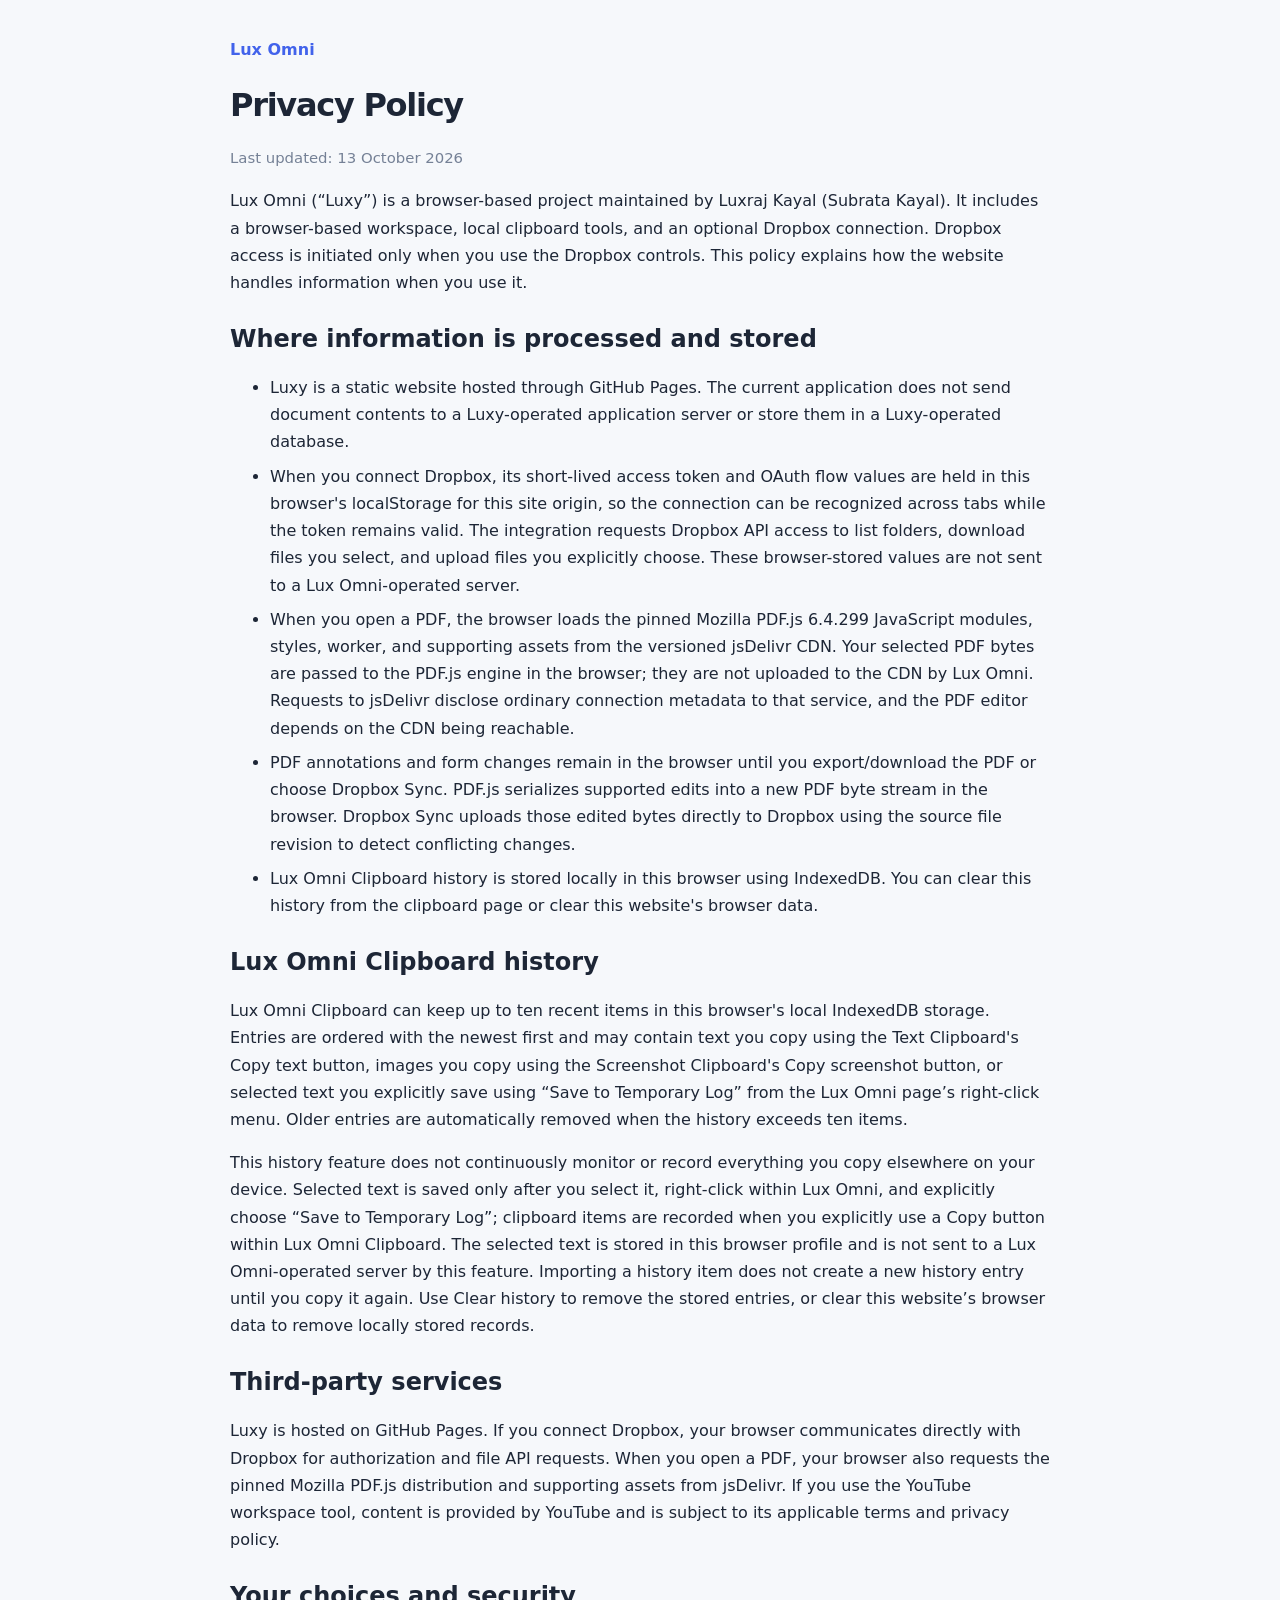
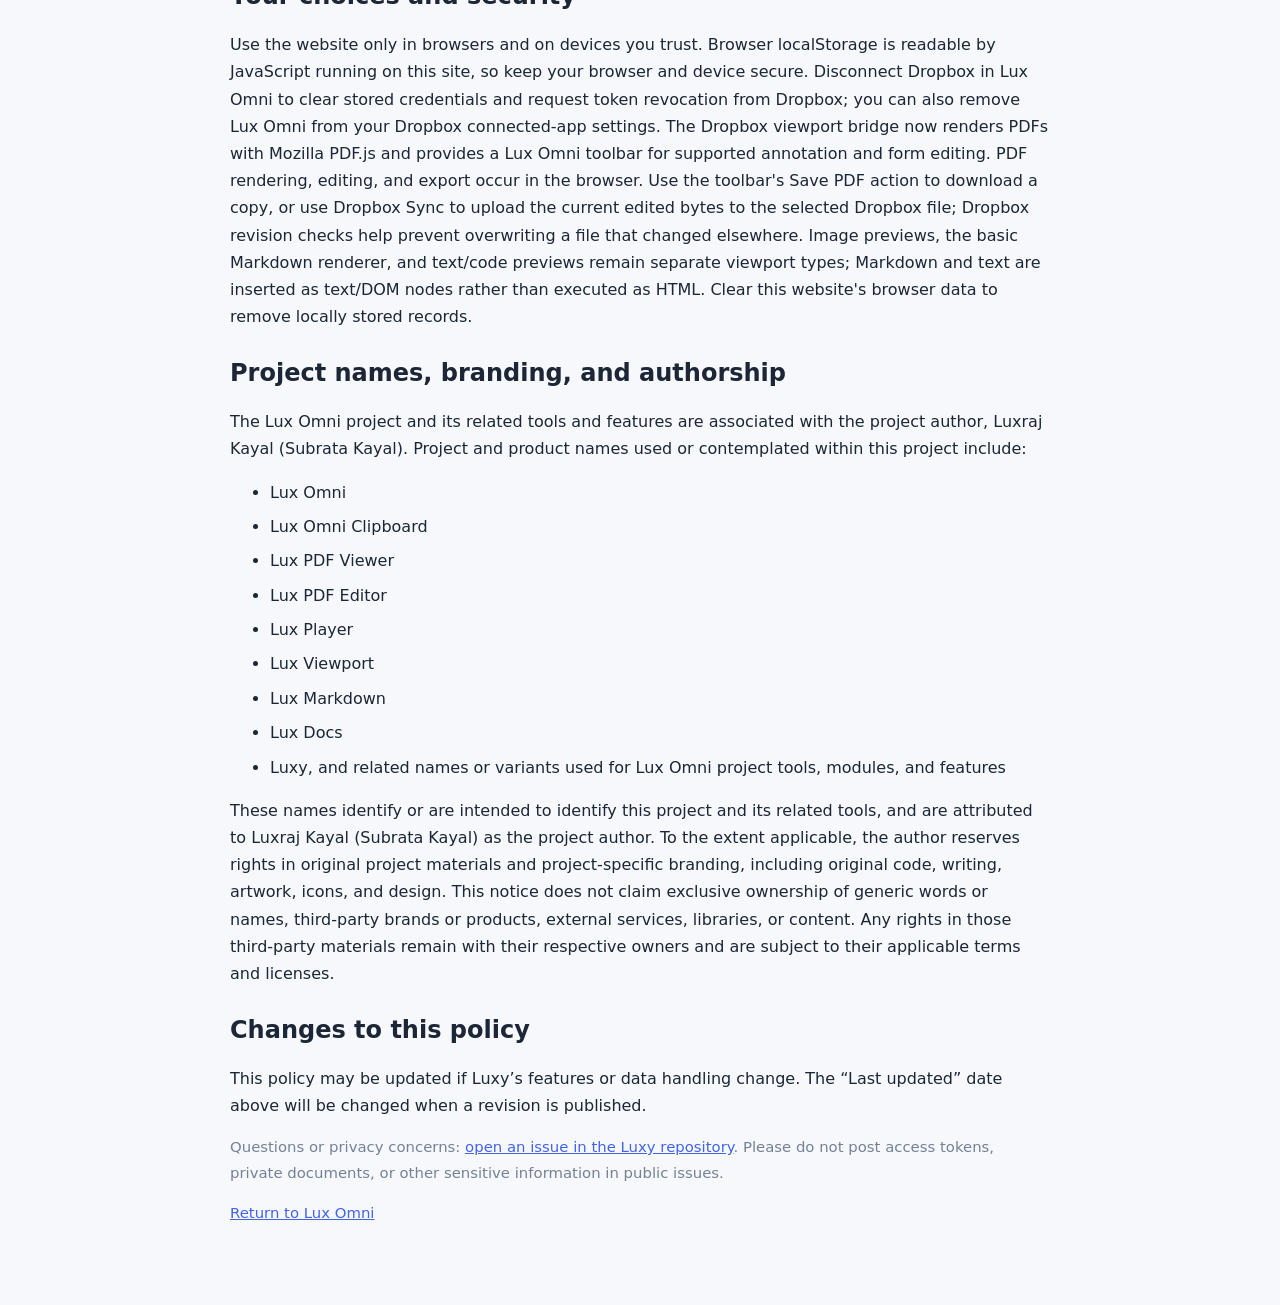
<file: _legacy_reference/site/privacy.html>
<!doctype html>
<html lang="en">
<head>
  <meta charset="utf-8">
  <meta name="viewport" content="width=device-width, initial-scale=1">
  <meta name="description" content="Privacy policy for Lux Omni.">
  <title>Privacy Policy — Lux Omni</title>
  <style>
    :root{color-scheme:light dark;font-family:system-ui,-apple-system,BlinkMacSystemFont,"Segoe UI",sans-serif;color:#1d2636;background:#f6f8fb}
    @media(prefers-color-scheme:dark){:root{color:#e8edf5;background:#10151e}a{color:#9db2ff}}
    body{max-width:820px;margin:0 auto;padding:36px 22px 64px;line-height:1.7}
    a{color:#4263eb}h1,h2{line-height:1.25}h1{letter-spacing:-.04em}header p,footer{color:#758196;font-size:.93rem}
    section{margin-top:28px}li{margin:.45em 0}.brand{font-weight:750;text-decoration:none}
  </style>
</head>
<body>
  <header>
    <a class="brand" href="./">Lux Omni</a>
    <h1>Privacy Policy</h1>
    <p>Last updated: 13 October 2026</p>
  </header>
  <p>Lux Omni (“Luxy”) is a browser-based project maintained by Luxraj Kayal (Subrata Kayal). It includes a browser-based workspace, local clipboard tools, and an optional Dropbox connection. Dropbox access is initiated only when you use the Dropbox controls. This policy explains how the website handles information when you use it.</p>

  <section>
    <h2>Where information is processed and stored</h2>
    <ul>
      <li>Luxy is a static website hosted through GitHub Pages. The current application does not send document contents to a Luxy-operated application server or store them in a Luxy-operated database.</li>
      <li>When you connect Dropbox, its short-lived access token and OAuth flow values are held in this browser's localStorage for this site origin, so the connection can be recognized across tabs while the token remains valid. The integration requests Dropbox API access to list folders, download files you select, and upload files you explicitly choose. These browser-stored values are not sent to a Lux Omni-operated server.</li>
      <li>When you open a PDF, the browser loads the pinned Mozilla PDF.js 6.4.299 JavaScript modules, styles, worker, and supporting assets from the versioned jsDelivr CDN. Your selected PDF bytes are passed to the PDF.js engine in the browser; they are not uploaded to the CDN by Lux Omni. Requests to jsDelivr disclose ordinary connection metadata to that service, and the PDF editor depends on the CDN being reachable.</li>
      <li>PDF annotations and form changes remain in the browser until you export/download the PDF or choose Dropbox Sync. PDF.js serializes supported edits into a new PDF byte stream in the browser. Dropbox Sync uploads those edited bytes directly to Dropbox using the source file revision to detect conflicting changes.</li>
      <li>Lux Omni Clipboard history is stored locally in this browser using IndexedDB. You can clear this history from the clipboard page or clear this website's browser data.</li>
    </ul>
  </section>

  <section>
    <h2>Lux Omni Clipboard history</h2>
    <p>Lux Omni Clipboard can keep up to ten recent items in this browser's local IndexedDB storage. Entries are ordered with the newest first and may contain text you copy using the Text Clipboard's Copy text button, images you copy using the Screenshot Clipboard's Copy screenshot button, or selected text you explicitly save using “Save to Temporary Log” from the Lux Omni page’s right-click menu. Older entries are automatically removed when the history exceeds ten items.</p>
    <p>This history feature does not continuously monitor or record everything you copy elsewhere on your device. Selected text is saved only after you select it, right-click within Lux Omni, and explicitly choose “Save to Temporary Log”; clipboard items are recorded when you explicitly use a Copy button within Lux Omni Clipboard. The selected text is stored in this browser profile and is not sent to a Lux Omni-operated server by this feature. Importing a history item does not create a new history entry until you copy it again. Use Clear history to remove the stored entries, or clear this website’s browser data to remove locally stored records.</p>
  </section>

  <section>
    <h2>Third-party services</h2>
    <p>Luxy is hosted on GitHub Pages. If you connect Dropbox, your browser communicates directly with Dropbox for authorization and file API requests. When you open a PDF, your browser also requests the pinned Mozilla PDF.js distribution and supporting assets from jsDelivr. If you use the YouTube workspace tool, content is provided by YouTube and is subject to its applicable terms and privacy policy.</p>
  </section>

  <section>
    <h2>Your choices and security</h2>
    <p>Use the website only in browsers and on devices you trust. Browser localStorage is readable by JavaScript running on this site, so keep your browser and device secure. Disconnect Dropbox in Lux Omni to clear stored credentials and request token revocation from Dropbox; you can also remove Lux Omni from your Dropbox connected-app settings. The Dropbox viewport bridge now renders PDFs with Mozilla PDF.js and provides a Lux Omni toolbar for supported annotation and form editing. PDF rendering, editing, and export occur in the browser. Use the toolbar's Save PDF action to download a copy, or use Dropbox Sync to upload the current edited bytes to the selected Dropbox file; Dropbox revision checks help prevent overwriting a file that changed elsewhere. Image previews, the basic Markdown renderer, and text/code previews remain separate viewport types; Markdown and text are inserted as text/DOM nodes rather than executed as HTML. Clear this website's browser data to remove locally stored records.</p>
  </section>

  <section>
    <h2>Project names, branding, and authorship</h2>
    <p>The Lux Omni project and its related tools and features are associated with the project author, Luxraj Kayal (Subrata Kayal). Project and product names used or contemplated within this project include:</p>
    <ul>
      <li>Lux Omni</li>
      <li>Lux Omni Clipboard</li>
      <li>Lux PDF Viewer</li>
      <li>Lux PDF Editor</li>
      <li>Lux Player</li>
      <li>Lux Viewport</li>
      <li>Lux Markdown</li>
      <li>Lux Docs</li>
      <li>Luxy, and related names or variants used for Lux Omni project tools, modules, and features</li>
    </ul>
    <p>These names identify or are intended to identify this project and its related tools, and are attributed to Luxraj Kayal (Subrata Kayal) as the project author. To the extent applicable, the author reserves rights in original project materials and project-specific branding, including original code, writing, artwork, icons, and design. This notice does not claim exclusive ownership of generic words or names, third-party brands or products, external services, libraries, or content. Any rights in those third-party materials remain with their respective owners and are subject to their applicable terms and licenses.</p>
  </section>

  <section>
    <h2>Changes to this policy</h2>
    <p>This policy may be updated if Luxy’s features or data handling change. The “Last updated” date above will be changed when a revision is published.</p>
  </section>

  <footer>
    <p>Questions or privacy concerns: <a href="https://github.com/LuxrajKayal/Luxy/issues">open an issue in the Luxy repository</a>. Please do not post access tokens, private documents, or other sensitive information in public issues.</p>
    <p><a href="./">Return to Lux Omni</a></p>
  </footer>
</body>
</html>
</file>
<file: site/styles.css>
/* Define shared CSS variables and defaults for the whole document. */
:root {
  /* Set color-scheme to control the color of this element. Value: light. */
  color-scheme: light;
  /* Choose the typeface used for the text. Value: Inter, ui-sans-serif, system-ui, -apple-system, BlinkMacSystemFont, "Segoe . */
  font-family: Inter, ui-sans-serif, system-ui, -apple-system, BlinkMacSystemFont, "Segoe UI", sans-serif;
  /* Set font-synthesis to control the appearance or behavior of this element. Value: none. */
  font-synthesis: none;
  /* Set text-rendering to control the appearance or behavior of this element. Value: optimizeLegibility. */
  text-rendering: optimizeLegibility;
  /* Set -webkit-font-smoothing to control the appearance or behavior of this element. Value: antialiased. */
  -webkit-font-smoothing: antialiased;
  /* Set -moz-osx-font-smoothing to control the appearance or behavior of this element. Value: grayscale. */
  -moz-osx-font-smoothing: grayscale;

  /* Set --ink to control the appearance or behavior of this element. Value: #1d2636. */
  --ink: #1d2636;
  /* Set --muted to control the appearance or behavior of this element. Value: #758196. */
  --muted: #758196;
  /* Set --line to control the appearance or behavior of this element. Value: #e5e9f0. */
  --line: #e5e9f0;
  /* Set --panel to control the appearance or behavior of this element. Value: #ffffff. */
  --panel: #ffffff;
  /* Set --workspace to control the appearance or behavior of this element. Value: #f6f8fb. */
  --workspace: #f6f8fb;
  /* Set --accent to control the appearance or behavior of this element. Value: #4263eb. */
  --accent: #4263eb;
  /* Set --brand-mark-bg to control the appearance or behavior of this element. Value: #eef2ff. */
  --brand-mark-bg: #eef2ff;
  /* Set --brand-name to control the appearance or behavior of this element. Value: #172033. */
  --brand-name: #172033;

  /* Set --control-text to control the appearance or behavior of this element. Value: #273449. */
  --control-text: #273449;
  /* Set --control-bg to control the appearance or behavior of this element. Value: #ffffff. */
  --control-bg: #ffffff;
  /* Set --control-border to control the appearance or behavior of this element. Value: #dce2ec. */
  --control-border: #dce2ec;
  /* Set --control-hover-bg to control the appearance or behavior of this element. Value: #f7f8ff. */
  --control-hover-bg: #f7f8ff;
  /* Set --control-hover-border to control the appearance or behavior of this element. Value: #bac7ff. */
  --control-hover-border: #bac7ff;
  /* Set --focus-outline to control the appearance or behavior of this element. Value: #a5b4fc. */
  --focus-outline: #a5b4fc;
  /* Set --sidebar-width to control the appearance or behavior of this element. Value: 68px. */
  --sidebar-width: 68px;
}

/* Define shared CSS variables and defaults for the whole document. */
:root[data-theme="dark"] {
  /* Set color-scheme to control the color of this element. Value: dark. */
  color-scheme: dark;
  /* Set --ink to control the appearance or behavior of this element. Value: #e8edf5. */
  --ink: #e8edf5;
  /* Set --muted to control the appearance or behavior of this element. Value: #a0aabd. */
  --muted: #a0aabd;
  /* Set --line to control the appearance or behavior of this element. Value: #303949. */
  --line: #303949;
  /* Set --panel to control the appearance or behavior of this element. Value: #181e29. */
  --panel: #181e29;
  /* Set --workspace to control the appearance or behavior of this element. Value: #10151e. */
  --workspace: #10151e;
  /* Set --accent to control the appearance or behavior of this element. Value: #a5b4fc. */
  --accent: #a5b4fc;
  /* Set --brand-mark-bg to control the appearance or behavior of this element. Value: #252d44. */
  --brand-mark-bg: #252d44;
  /* Set --brand-name to control the appearance or behavior of this element. Value: #f3f5fa. */
  --brand-name: #f3f5fa;

  /* Set --control-text to control the appearance or behavior of this element. Value: #e7ecf5. */
  --control-text: #e7ecf5;
  /* Set --control-bg to control the appearance or behavior of this element. Value: #1d2533. */
  --control-bg: #1d2533;
  /* Set --control-border to control the appearance or behavior of this element. Value: #3a4557. */
  --control-border: #3a4557;
  /* Set --control-hover-bg to control the appearance or behavior of this element. Value: #29344a. */
  --control-hover-bg: #29344a;
  /* Set --control-hover-border to control the appearance or behavior of this element. Value: #6577b8. */
  --control-hover-border: #6577b8;
  /* Set --focus-outline to control the appearance or behavior of this element. Value: #8195dc. */
  --focus-outline: #8195dc;
}

/* Style * to define its appearance and layout. */
* {
  /* Set box-sizing to control the appearance or behavior of this element. Value: border-box. */
  box-sizing: border-box;
}

/* Style html, body to define its appearance and layout. */
html,
body {
  /* Set the smallest width the element is allowed to use. Value: 320px. */
  min-width: 320px;
  /* Set the smallest height the element is allowed to use. Value: 100%. */
  min-height: 100%;
  /* Control the space outside the element. Value: 0. */
  margin: 0;
}

/* Style body to define its appearance and layout. */
body {
  /* Set the smallest height the element is allowed to use. Value: 100vh. */
  min-height: 100vh;
  /* Set the color used for text and current-color graphics. Value: var(--ink). */
  color: var(--ink);
  /* Set the element's background color, image, or combined background. Value: var(--workspace). */
  background: var(--workspace);
  /* Smooth the listed property changes over time. Value: background-color 180ms ease, color 180ms ease. */
  transition: background-color 180ms ease, color 180ms ease;
}

/* Style button, a to define its appearance and layout. */
button,
a {
  /* Set font to control the appearance or behavior of this element. Value: inherit. */
  font: inherit;
}

/* Style .topbar to define its appearance and layout. */
.topbar {
  /* Choose the positioning model used to place this element. Value: fixed. */
  position: fixed;
  /* Set the element's distance from the top of its positioning area. Value: 0. */
  top: 0;
  /* Set the element's distance from the right edge of its positioning area. Value: 0. */
  right: 0;
  /* Set the element's distance from the left edge of its positioning area. Value: 0. */
  left: 0;
  /* Control which overlapping element appears in front. Value: 10. */
  z-index: 10;
  /* Choose how the element and its children participate in layout. Value: flex. */
  display: flex;
  /* Control how wide the element can appear. Value: 100%. */
  width: 100%;
  /* Set the smallest height the element is allowed to use. Value: 76px. */
  min-height: 76px;
  /* Align child items across the cross-axis of the layout. Value: center. */
  align-items: center;
  /* Distribute child items along the main layout axis. Value: space-between. */
  justify-content: space-between;
  /* Set the spacing between child layout items. Value: 24px. */
  gap: 24px;
  /* Control the space between the element's edge and its contents. Value: 12px 28px. */
  padding: 12px 28px;
  /* Set border-bottom to control the appearance or behavior of this element. Value: 1px solid var(--line). */
  border-bottom: 1px solid var(--line);
  /* Set the element's background color, image, or combined background. Value: var(--panel). */
  background: var(--panel);
  /* Apply a visual movement, rotation, or scale. Value: translateY(0). */
  transform: translateY(0);
  /* Smooth the listed property changes over time. Value: transform 280ms cubic-bezier(0.22, 1, 0.36, 1),
    background-color 180ms . */
  transition:
    transform 280ms cubic-bezier(0.22, 1, 0.36, 1),
    background-color 180ms ease,
    color 180ms ease,
    border-color 180ms ease;
}

/* Style .brand to define its appearance and layout. */
.brand {
  /* Choose how the element and its children participate in layout. Value: inline-flex. */
  display: inline-flex;
  /* Set the smallest width the element is allowed to use. Value: 0. */
  min-width: 0;
  /* Align child items across the cross-axis of the layout. Value: center. */
  align-items: center;
  /* Set the spacing between child layout items. Value: 12px. */
  gap: 12px;
  /* Set the color used for text and current-color graphics. Value: inherit. */
  color: inherit;
  /* Add or remove visual decoration on text. Value: none. */
  text-decoration: none;
}

/* Style .brand-mark to define its appearance and layout. */
.brand-mark {
  /* Choose how the element and its children participate in layout. Value: grid. */
  display: grid;
  /* Control how wide the element can appear. Value: 42px. */
  width: 42px;
  /* Control the element's height. Value: 42px. */
  height: 42px;
  /* Control how a flex item grows, shrinks, and takes up space. Value: 0 0 42px. */
  flex: 0 0 42px;
  /* Set place-items to control the appearance or behavior of this element. Value: center. */
  place-items: center;
  /* Round the element's corners. Value: 12px. */
  border-radius: 12px;
  /* Set the color used for text and current-color graphics. Value: var(--accent). */
  color: var(--accent);
  /* Set the element's background color, image, or combined background. Value: transparent. */
  background: transparent;
  /* Smooth the listed property changes over time. Value: color 180ms ease. */
  transition: color 180ms ease;
}

/* Style .brand-mark img to define its appearance and layout. */
.brand-mark img {
  /* Choose how the element and its children participate in layout. Value: block. */
  display: block;
  /* Control how wide the element can appear. Value: 100%. */
  width: 100%;
  /* Control the element's height. Value: 100%. */
  height: 100%;
  /* Control how an image or other replaced content fits its box. Value: contain. */
  object-fit: contain;
}

/* Style .brand-copy to define its appearance and layout. */
.brand-copy {
  /* Choose how the element and its children participate in layout. Value: flex. */
  display: flex;
  /* Set the smallest width the element is allowed to use. Value: 0. */
  min-width: 0;
  /* Choose whether flex items flow horizontally or vertically. Value: column. */
  flex-direction: column;
  /* Set the spacing between child layout items. Value: 3px. */
  gap: 3px;
}

/* Style .brand-name to define its appearance and layout. */
.brand-name {
  /* Choose how content beyond the element's box is handled. Value: hidden. */
  overflow: hidden;
  /* Set the color used for text and current-color graphics. Value: var(--brand-name). */
  color: var(--brand-name);
  /* Set how large the text appears. Value: 19px. */
  font-size: 19px;
  /* Set how thick or bold the text appears. Value: 720. */
  font-weight: 720;
  /* Set letter-spacing to control the appearance or behavior of this element. Value: -0.035em. */
  letter-spacing: -0.035em;
  /* Control the vertical spacing between lines of text. Value: 1.2. */
  line-height: 1.2;
  /* Choose how clipped text is represented. Value: ellipsis. */
  text-overflow: ellipsis;
  /* Control how spaces and line breaks in text are handled. Value: nowrap. */
  white-space: nowrap;
}

/* Style .brand-slogan to define its appearance and layout. */
.brand-slogan {
  /* Set the color used for text and current-color graphics. Value: var(--muted). */
  color: var(--muted);
  /* Set how large the text appears. Value: 11px. */
  font-size: 11px;
  /* Control the vertical spacing between lines of text. Value: 1.25. */
  line-height: 1.25;
}

/* Style .topbar-actions to define its appearance and layout. */
.topbar-actions {
  /* Choose how the element and its children participate in layout. Value: flex. */
  display: flex;
  /* Control how a flex item grows, shrinks, and takes up space. Value: 0 0 auto. */
  flex: 0 0 auto;
  /* Align child items across the cross-axis of the layout. Value: center. */
  align-items: center;
  /* Set the spacing between child layout items. Value: 8px. */
  gap: 8px;
}

/* Style .dropbox-topbar-button to define its appearance and layout. */
.dropbox-topbar-button {
  /* Choose how the element and its children participate in layout. Value: inline-flex. */
  display: inline-flex;
  /* Set the smallest width the element is allowed to use. Value: 0. */
  min-width: 0;
  /* Set the smallest height the element is allowed to use. Value: 40px. */
  min-height: 40px;
  /* Align child items across the cross-axis of the layout. Value: center. */
  align-items: center;
  /* Distribute child items along the main layout axis. Value: center. */
  justify-content: center;
  /* Set the spacing between child layout items. Value: 7px. */
  gap: 7px;
  /* Control the space between the element's edge and its contents. Value: 0 7px. */
  padding: 0 7px;
  /* Set the line, thickness, and color around the element. Value: 1px solid transparent. */
  border: 1px solid transparent;
  /* Round the element's corners. Value: 9px. */
  border-radius: 9px;
  /* Set the color used for text and current-color graphics. Value: var(--control-text). */
  color: var(--control-text);
  /* Set the element's background color, image, or combined background. Value: transparent. */
  background: transparent;
  /* Choose the pointer shape shown when hovering over the element. Value: pointer. */
  cursor: pointer;
  /* Set font to control the appearance or behavior of this element. Value: inherit. */
  font: inherit;
  /* Control how spaces and line breaks in text are handled. Value: nowrap. */
  white-space: nowrap;
  /* Smooth the listed property changes over time. Value: background-color 180ms ease, border-color 180ms ease. */
  transition: background-color 180ms ease, border-color 180ms ease;
}

/* Style .dropbox-topbar-button:hover to define its appearance and layout. */
.dropbox-topbar-button:hover {
  /* Set border-color to control the color of this element. Value: var(--control-border). */
  border-color: var(--control-border);
  /* Set the element's background color, image, or combined background. Value: var(--control-hover-bg). */
  background: var(--control-hover-bg);
}

/* Style .dropbox-topbar-button:focus-visible to define its appearance and layout. */
.dropbox-topbar-button:focus-visible {
  /* Set outline to control the appearance or behavior of this element. Value: 3px solid var(--focus-outline). */
  outline: 3px solid var(--focus-outline);
  /* Set outline-offset to control the appearance or behavior of this element. Value: 2px. */
  outline-offset: 2px;
}

/* Style .dropbox-topbar-logo to define its appearance and layout. */
.dropbox-topbar-logo {
  /* Choose how the element and its children participate in layout. Value: block. */
  display: block;
  /* Control how wide the element can appear. Value: 20px. */
  width: 20px;
  /* Control the element's height. Value: 20px. */
  height: 20px;
  /* Control how a flex item grows, shrinks, and takes up space. Value: 0 0 20px. */
  flex: 0 0 20px;
  /* Set the fill color of an SVG shape. Value: #2469dc. */
  fill: #2469dc;
}

/* Style .dropbox-topbar-label to define its appearance and layout. */
.dropbox-topbar-label {
  /* Set the largest width the element is allowed to use. Value: 148px. */
  max-width: 148px;
  /* Choose how content beyond the element's box is handled. Value: hidden. */
  overflow: hidden;
  /* Set the color used for text and current-color graphics. Value: var(--control-text). */
  color: var(--control-text);
  /* Set how large the text appears. Value: 12px. */
  font-size: 12px;
  /* Set how thick or bold the text appears. Value: 600. */
  font-weight: 600;
  /* Choose how clipped text is represented. Value: ellipsis. */
  text-overflow: ellipsis;
  /* Control how spaces and line breaks in text are handled. Value: nowrap. */
  white-space: nowrap;
}

/* Style .theme-toggle, .focus-toggle, .sidebar-toggle to define its appearance and layout. */
.theme-toggle,
.focus-toggle,
.sidebar-toggle {
  /* Set the line, thickness, and color around the element. Value: 1px solid var(--control-border). */
  border: 1px solid var(--control-border);
  /* Set the color used for text and current-color graphics. Value: var(--control-text). */
  color: var(--control-text);
  /* Set the element's background color, image, or combined background. Value: var(--control-bg). */
  background: var(--control-bg);
  /* Choose the pointer shape shown when hovering over the element. Value: pointer. */
  cursor: pointer;
  /* Smooth the listed property changes over time. Value: background-color 180ms ease, color 180ms ease, border-color 180ms ease. */
  transition: background-color 180ms ease, color 180ms ease, border-color 180ms ease;
}

/* Style .theme-toggle:hover, .focus-toggle:hover, .focus-toggle[aria-pressed="true"], .sidebar-toggle:hover to define its appearance and layout. */
.theme-toggle:hover,
.focus-toggle:hover,
.focus-toggle[aria-pressed="true"],
.sidebar-toggle:hover {
  /* Set border-color to control the color of this element. Value: var(--control-hover-border). */
  border-color: var(--control-hover-border);
  /* Set the element's background color, image, or combined background. Value: var(--control-hover-bg). */
  background: var(--control-hover-bg);
}

/* Style .theme-toggle:focus-visible, .focus-toggle:focus-visible, .sidebar-toggle:focus-visible, .brand:focu to define its appearance and layout. */
.theme-toggle:focus-visible,
.focus-toggle:focus-visible,
.sidebar-toggle:focus-visible,
.brand:focus-visible {
  /* Set outline to control the appearance or behavior of this element. Value: 3px solid var(--focus-outline). */
  outline: 3px solid var(--focus-outline);
  /* Set outline-offset to control the appearance or behavior of this element. Value: 3px. */
  outline-offset: 3px;
}

/* Style .theme-toggle to define its appearance and layout. */
.theme-toggle {
  /* Choose how the element and its children participate in layout. Value: grid. */
  display: grid;
  /* Control how wide the element can appear. Value: 40px. */
  width: 40px;
  /* Control the element's height. Value: 40px. */
  height: 40px;
  /* Control how a flex item grows, shrinks, and takes up space. Value: 0 0 40px. */
  flex: 0 0 40px;
  /* Set place-items to control the appearance or behavior of this element. Value: center. */
  place-items: center;
  /* Control the space between the element's edge and its contents. Value: 0. */
  padding: 0;
  /* Round the element's corners. Value: 9px. */
  border-radius: 9px;
}

/* Style .theme-toggle svg to define its appearance and layout. */
.theme-toggle svg {
  /* Control how wide the element can appear. Value: 19px. */
  width: 19px;
  /* Control the element's height. Value: 19px. */
  height: 19px;
  /* Set the fill color of an SVG shape. Value: none. */
  fill: none;
  /* Set the outline color of an SVG shape. Value: currentColor. */
  stroke: currentColor;
  /* Set stroke-linecap to control the appearance or behavior of this element. Value: round. */
  stroke-linecap: round;
  /* Set stroke-linejoin to control the appearance or behavior of this element. Value: round. */
  stroke-linejoin: round;
  /* Set the thickness of an SVG outline. Value: 1.7. */
  stroke-width: 1.7;
}

/* Style .theme-icon-sun to define its appearance and layout. */
.theme-icon-sun {
  /* Choose how the element and its children participate in layout. Value: none. */
  display: none;
}

/* Define shared CSS variables and defaults for the whole document. */
:root[data-theme="dark"] .theme-icon-moon {
  /* Choose how the element and its children participate in layout. Value: none. */
  display: none;
}

/* Define shared CSS variables and defaults for the whole document. */
:root[data-theme="dark"] .theme-icon-sun {
  /* Choose how the element and its children participate in layout. Value: block. */
  display: block;
}

/* Style .focus-toggle to define its appearance and layout. */
.focus-toggle {
  /* Choose how the element and its children participate in layout. Value: inline-flex. */
  display: inline-flex;
  /* Set the smallest height the element is allowed to use. Value: 40px. */
  min-height: 40px;
  /* Align child items across the cross-axis of the layout. Value: center. */
  align-items: center;
  /* Distribute child items along the main layout axis. Value: center. */
  justify-content: center;
  /* Set the spacing between child layout items. Value: 8px. */
  gap: 8px;
  /* Control the space between the element's edge and its contents. Value: 0 11px. */
  padding: 0 11px;
  /* Round the element's corners. Value: 9px. */
  border-radius: 9px;
  /* Control how spaces and line breaks in text are handled. Value: nowrap. */
  white-space: nowrap;
}

/* Style .focus-toggle svg to define its appearance and layout. */
.focus-toggle svg {
  /* Control how wide the element can appear. Value: 18px. */
  width: 18px;
  /* Control the element's height. Value: 18px. */
  height: 18px;
  /* Control how a flex item grows, shrinks, and takes up space. Value: 0 0 18px. */
  flex: 0 0 18px;
  /* Set the fill color of an SVG shape. Value: none. */
  fill: none;
  /* Set the outline color of an SVG shape. Value: currentColor. */
  stroke: currentColor;
  /* Set stroke-linecap to control the appearance or behavior of this element. Value: round. */
  stroke-linecap: round;
  /* Set stroke-linejoin to control the appearance or behavior of this element. Value: round. */
  stroke-linejoin: round;
  /* Set the thickness of an SVG outline. Value: 1.8. */
  stroke-width: 1.8;
}

/* Style .focus-icon-exit to define its appearance and layout. */
.focus-icon-exit {
  /* Choose how the element and its children participate in layout. Value: none. */
  display: none;
}

/* Style body[data-focus-mode="true"] .focus-icon-enter to define its appearance and layout. */
body[data-focus-mode="true"] .focus-icon-enter {
  /* Choose how the element and its children participate in layout. Value: none. */
  display: none;
}

/* Style body[data-focus-mode="true"] .focus-icon-exit to define its appearance and layout. */
body[data-focus-mode="true"] .focus-icon-exit {
  /* Choose how the element and its children participate in layout. Value: block. */
  display: block;
}

/* Focus Mode only changes topbar visibility when the user enables it. */
/* Style body[data-focus-mode="true"] .topbar to define its appearance and layout. */
body[data-focus-mode="true"] .topbar {
  /* Apply a visual movement, rotation, or scale. Value: translateY(-100%). */
  transform: translateY(-100%);
  /* Choose whether pointer actions can target the element. Value: none. */
  pointer-events: none;
}

/* Style body[data-focus-mode="true"] .topbar.is-visible to define its appearance and layout. */
body[data-focus-mode="true"] .topbar.is-visible {
  /* Apply a visual movement, rotation, or scale. Value: translateY(0). */
  transform: translateY(0);
  /* Choose whether pointer actions can target the element. Value: auto. */
  pointer-events: auto;
}

/* Style .workspace-shell to define its appearance and layout. */
.workspace-shell {
  /* Choose the positioning model used to place this element. Value: relative. */
  position: relative;
  /* Set margin-top to control the appearance or behavior of this element. Value: 76px. */
  margin-top: 76px;
}

/* Style body[data-focus-mode="true"] .workspace-shell to define its appearance and layout. */
body[data-focus-mode="true"] .workspace-shell {
  /* Set margin-top to control the appearance or behavior of this element. Value: 0. */
  margin-top: 0;
}

/* Style .sidebar-toggle-row to define its appearance and layout. */
.sidebar-toggle-row {
  /* Choose the positioning model used to place this element. Value: relative. */
  position: relative;
  /* Control which overlapping element appears in front. Value: 4. */
  z-index: 4;
  /* Choose how the element and its children participate in layout. Value: flex. */
  display: flex;
  /* Control how wide the element can appear. Value: var(--sidebar-width). */
  width: var(--sidebar-width);
  /* Control the element's height. Value: 44px. */
  height: 44px;
  /* Align child items across the cross-axis of the layout. Value: center. */
  align-items: center;
  /* Control the space between the element's edge and its contents. Value: 0 12px. */
  padding: 0 12px;
  /* Set the element's background color, image, or combined background. Value: var(--workspace). */
  background: var(--workspace);
  /* Choose whether pointer actions can target the element. Value: none. */
  pointer-events: none;
}

/* Define shared CSS variables and defaults for the whole document. */
:root[data-sidebar-open="false"] .sidebar-toggle-row {
  /* Set the element's background color, image, or combined background. Value: transparent. */
  background: transparent;
}

/* Style .sidebar-toggle to define its appearance and layout. */
.sidebar-toggle {
  /* Choose whether pointer actions can target the element. Value: auto. */
  pointer-events: auto;
}

/* Style .viewport-composition to define its appearance and layout. */
.viewport-composition {
  /* Choose the positioning model used to place this element. Value: absolute. */
  position: absolute;
  /* Set the element's distance from the top of its positioning area. Value: 0. */
  top: 0;
  /* Set the element's distance from the right edge of its positioning area. Value: 0. */
  right: 0;
  /* Set the element's distance from the bottom of its positioning area. Value: 0. */
  bottom: 0;
  /* Set the element's distance from the left edge of its positioning area. Value: var(--sidebar-width). */
  left: var(--sidebar-width);
  /* Control which overlapping element appears in front. Value: 2. */
  z-index: 2;
  /* Choose how the element and its children participate in layout. Value: grid. */
  display: grid;
  /* Set the smallest width the element is allowed to use. Value: 0. */
  min-width: 0;
  /* Set the smallest height the element is allowed to use. Value: 0. */
  min-height: 0;
  /* Define the number and width of grid columns. Value: minmax(0, var(--split-left-share, 1fr)) 5px minmax(0, var(--split-right-sha. */
  grid-template-columns: minmax(0, var(--split-left-share, 1fr)) 5px minmax(0, var(--split-right-share, 1fr));
  /* Define the number and height of grid rows. Value: 44px minmax(0, 1fr) auto. */
  grid-template-rows: 44px minmax(0, 1fr) auto;
}

/* Define Split Screen pane widths through classes instead of JavaScript inline styles. */

/* Style .viewport-composition.split-ratio-20 to define the chosen Split Screen width. */
.viewport-composition.split-ratio-20 {
  /* Allocate 20 relative grid units to the Left pane. */
  --split-left-share: 20fr;
  /* Allocate 80 relative grid units to the Right pane. */
  --split-right-share: 80fr;
}

/* Style .viewport-composition.split-ratio-21 to define the chosen Split Screen width. */
.viewport-composition.split-ratio-21 {
  /* Allocate 21 relative grid units to the Left pane. */
  --split-left-share: 21fr;
  /* Allocate 79 relative grid units to the Right pane. */
  --split-right-share: 79fr;
}

/* Style .viewport-composition.split-ratio-22 to define the chosen Split Screen width. */
.viewport-composition.split-ratio-22 {
  /* Allocate 22 relative grid units to the Left pane. */
  --split-left-share: 22fr;
  /* Allocate 78 relative grid units to the Right pane. */
  --split-right-share: 78fr;
}

/* Style .viewport-composition.split-ratio-23 to define the chosen Split Screen width. */
.viewport-composition.split-ratio-23 {
  /* Allocate 23 relative grid units to the Left pane. */
  --split-left-share: 23fr;
  /* Allocate 77 relative grid units to the Right pane. */
  --split-right-share: 77fr;
}

/* Style .viewport-composition.split-ratio-24 to define the chosen Split Screen width. */
.viewport-composition.split-ratio-24 {
  /* Allocate 24 relative grid units to the Left pane. */
  --split-left-share: 24fr;
  /* Allocate 76 relative grid units to the Right pane. */
  --split-right-share: 76fr;
}

/* Style .viewport-composition.split-ratio-25 to define the chosen Split Screen width. */
.viewport-composition.split-ratio-25 {
  /* Allocate 25 relative grid units to the Left pane. */
  --split-left-share: 25fr;
  /* Allocate 75 relative grid units to the Right pane. */
  --split-right-share: 75fr;
}

/* Style .viewport-composition.split-ratio-26 to define the chosen Split Screen width. */
.viewport-composition.split-ratio-26 {
  /* Allocate 26 relative grid units to the Left pane. */
  --split-left-share: 26fr;
  /* Allocate 74 relative grid units to the Right pane. */
  --split-right-share: 74fr;
}

/* Style .viewport-composition.split-ratio-27 to define the chosen Split Screen width. */
.viewport-composition.split-ratio-27 {
  /* Allocate 27 relative grid units to the Left pane. */
  --split-left-share: 27fr;
  /* Allocate 73 relative grid units to the Right pane. */
  --split-right-share: 73fr;
}

/* Style .viewport-composition.split-ratio-28 to define the chosen Split Screen width. */
.viewport-composition.split-ratio-28 {
  /* Allocate 28 relative grid units to the Left pane. */
  --split-left-share: 28fr;
  /* Allocate 72 relative grid units to the Right pane. */
  --split-right-share: 72fr;
}

/* Style .viewport-composition.split-ratio-29 to define the chosen Split Screen width. */
.viewport-composition.split-ratio-29 {
  /* Allocate 29 relative grid units to the Left pane. */
  --split-left-share: 29fr;
  /* Allocate 71 relative grid units to the Right pane. */
  --split-right-share: 71fr;
}

/* Style .viewport-composition.split-ratio-30 to define the chosen Split Screen width. */
.viewport-composition.split-ratio-30 {
  /* Allocate 30 relative grid units to the Left pane. */
  --split-left-share: 30fr;
  /* Allocate 70 relative grid units to the Right pane. */
  --split-right-share: 70fr;
}

/* Style .viewport-composition.split-ratio-31 to define the chosen Split Screen width. */
.viewport-composition.split-ratio-31 {
  /* Allocate 31 relative grid units to the Left pane. */
  --split-left-share: 31fr;
  /* Allocate 69 relative grid units to the Right pane. */
  --split-right-share: 69fr;
}

/* Style .viewport-composition.split-ratio-32 to define the chosen Split Screen width. */
.viewport-composition.split-ratio-32 {
  /* Allocate 32 relative grid units to the Left pane. */
  --split-left-share: 32fr;
  /* Allocate 68 relative grid units to the Right pane. */
  --split-right-share: 68fr;
}

/* Style .viewport-composition.split-ratio-33 to define the chosen Split Screen width. */
.viewport-composition.split-ratio-33 {
  /* Allocate 33 relative grid units to the Left pane. */
  --split-left-share: 33fr;
  /* Allocate 67 relative grid units to the Right pane. */
  --split-right-share: 67fr;
}

/* Style .viewport-composition.split-ratio-34 to define the chosen Split Screen width. */
.viewport-composition.split-ratio-34 {
  /* Allocate 34 relative grid units to the Left pane. */
  --split-left-share: 34fr;
  /* Allocate 66 relative grid units to the Right pane. */
  --split-right-share: 66fr;
}

/* Style .viewport-composition.split-ratio-35 to define the chosen Split Screen width. */
.viewport-composition.split-ratio-35 {
  /* Allocate 35 relative grid units to the Left pane. */
  --split-left-share: 35fr;
  /* Allocate 65 relative grid units to the Right pane. */
  --split-right-share: 65fr;
}

/* Style .viewport-composition.split-ratio-36 to define the chosen Split Screen width. */
.viewport-composition.split-ratio-36 {
  /* Allocate 36 relative grid units to the Left pane. */
  --split-left-share: 36fr;
  /* Allocate 64 relative grid units to the Right pane. */
  --split-right-share: 64fr;
}

/* Style .viewport-composition.split-ratio-37 to define the chosen Split Screen width. */
.viewport-composition.split-ratio-37 {
  /* Allocate 37 relative grid units to the Left pane. */
  --split-left-share: 37fr;
  /* Allocate 63 relative grid units to the Right pane. */
  --split-right-share: 63fr;
}

/* Style .viewport-composition.split-ratio-38 to define the chosen Split Screen width. */
.viewport-composition.split-ratio-38 {
  /* Allocate 38 relative grid units to the Left pane. */
  --split-left-share: 38fr;
  /* Allocate 62 relative grid units to the Right pane. */
  --split-right-share: 62fr;
}

/* Style .viewport-composition.split-ratio-39 to define the chosen Split Screen width. */
.viewport-composition.split-ratio-39 {
  /* Allocate 39 relative grid units to the Left pane. */
  --split-left-share: 39fr;
  /* Allocate 61 relative grid units to the Right pane. */
  --split-right-share: 61fr;
}

/* Style .viewport-composition.split-ratio-40 to define the chosen Split Screen width. */
.viewport-composition.split-ratio-40 {
  /* Allocate 40 relative grid units to the Left pane. */
  --split-left-share: 40fr;
  /* Allocate 60 relative grid units to the Right pane. */
  --split-right-share: 60fr;
}

/* Style .viewport-composition.split-ratio-41 to define the chosen Split Screen width. */
.viewport-composition.split-ratio-41 {
  /* Allocate 41 relative grid units to the Left pane. */
  --split-left-share: 41fr;
  /* Allocate 59 relative grid units to the Right pane. */
  --split-right-share: 59fr;
}

/* Style .viewport-composition.split-ratio-42 to define the chosen Split Screen width. */
.viewport-composition.split-ratio-42 {
  /* Allocate 42 relative grid units to the Left pane. */
  --split-left-share: 42fr;
  /* Allocate 58 relative grid units to the Right pane. */
  --split-right-share: 58fr;
}

/* Style .viewport-composition.split-ratio-43 to define the chosen Split Screen width. */
.viewport-composition.split-ratio-43 {
  /* Allocate 43 relative grid units to the Left pane. */
  --split-left-share: 43fr;
  /* Allocate 57 relative grid units to the Right pane. */
  --split-right-share: 57fr;
}

/* Style .viewport-composition.split-ratio-44 to define the chosen Split Screen width. */
.viewport-composition.split-ratio-44 {
  /* Allocate 44 relative grid units to the Left pane. */
  --split-left-share: 44fr;
  /* Allocate 56 relative grid units to the Right pane. */
  --split-right-share: 56fr;
}

/* Style .viewport-composition.split-ratio-45 to define the chosen Split Screen width. */
.viewport-composition.split-ratio-45 {
  /* Allocate 45 relative grid units to the Left pane. */
  --split-left-share: 45fr;
  /* Allocate 55 relative grid units to the Right pane. */
  --split-right-share: 55fr;
}

/* Style .viewport-composition.split-ratio-46 to define the chosen Split Screen width. */
.viewport-composition.split-ratio-46 {
  /* Allocate 46 relative grid units to the Left pane. */
  --split-left-share: 46fr;
  /* Allocate 54 relative grid units to the Right pane. */
  --split-right-share: 54fr;
}

/* Style .viewport-composition.split-ratio-47 to define the chosen Split Screen width. */
.viewport-composition.split-ratio-47 {
  /* Allocate 47 relative grid units to the Left pane. */
  --split-left-share: 47fr;
  /* Allocate 53 relative grid units to the Right pane. */
  --split-right-share: 53fr;
}

/* Style .viewport-composition.split-ratio-48 to define the chosen Split Screen width. */
.viewport-composition.split-ratio-48 {
  /* Allocate 48 relative grid units to the Left pane. */
  --split-left-share: 48fr;
  /* Allocate 52 relative grid units to the Right pane. */
  --split-right-share: 52fr;
}

/* Style .viewport-composition.split-ratio-49 to define the chosen Split Screen width. */
.viewport-composition.split-ratio-49 {
  /* Allocate 49 relative grid units to the Left pane. */
  --split-left-share: 49fr;
  /* Allocate 51 relative grid units to the Right pane. */
  --split-right-share: 51fr;
}

/* Style .viewport-composition.split-ratio-50 to define the chosen Split Screen width. */
.viewport-composition.split-ratio-50 {
  /* Allocate 50 relative grid units to the Left pane. */
  --split-left-share: 50fr;
  /* Allocate 50 relative grid units to the Right pane. */
  --split-right-share: 50fr;
}

/* Style .viewport-composition.split-ratio-51 to define the chosen Split Screen width. */
.viewport-composition.split-ratio-51 {
  /* Allocate 51 relative grid units to the Left pane. */
  --split-left-share: 51fr;
  /* Allocate 49 relative grid units to the Right pane. */
  --split-right-share: 49fr;
}

/* Style .viewport-composition.split-ratio-52 to define the chosen Split Screen width. */
.viewport-composition.split-ratio-52 {
  /* Allocate 52 relative grid units to the Left pane. */
  --split-left-share: 52fr;
  /* Allocate 48 relative grid units to the Right pane. */
  --split-right-share: 48fr;
}

/* Style .viewport-composition.split-ratio-53 to define the chosen Split Screen width. */
.viewport-composition.split-ratio-53 {
  /* Allocate 53 relative grid units to the Left pane. */
  --split-left-share: 53fr;
  /* Allocate 47 relative grid units to the Right pane. */
  --split-right-share: 47fr;
}

/* Style .viewport-composition.split-ratio-54 to define the chosen Split Screen width. */
.viewport-composition.split-ratio-54 {
  /* Allocate 54 relative grid units to the Left pane. */
  --split-left-share: 54fr;
  /* Allocate 46 relative grid units to the Right pane. */
  --split-right-share: 46fr;
}

/* Style .viewport-composition.split-ratio-55 to define the chosen Split Screen width. */
.viewport-composition.split-ratio-55 {
  /* Allocate 55 relative grid units to the Left pane. */
  --split-left-share: 55fr;
  /* Allocate 45 relative grid units to the Right pane. */
  --split-right-share: 45fr;
}

/* Style .viewport-composition.split-ratio-56 to define the chosen Split Screen width. */
.viewport-composition.split-ratio-56 {
  /* Allocate 56 relative grid units to the Left pane. */
  --split-left-share: 56fr;
  /* Allocate 44 relative grid units to the Right pane. */
  --split-right-share: 44fr;
}

/* Style .viewport-composition.split-ratio-57 to define the chosen Split Screen width. */
.viewport-composition.split-ratio-57 {
  /* Allocate 57 relative grid units to the Left pane. */
  --split-left-share: 57fr;
  /* Allocate 43 relative grid units to the Right pane. */
  --split-right-share: 43fr;
}

/* Style .viewport-composition.split-ratio-58 to define the chosen Split Screen width. */
.viewport-composition.split-ratio-58 {
  /* Allocate 58 relative grid units to the Left pane. */
  --split-left-share: 58fr;
  /* Allocate 42 relative grid units to the Right pane. */
  --split-right-share: 42fr;
}

/* Style .viewport-composition.split-ratio-59 to define the chosen Split Screen width. */
.viewport-composition.split-ratio-59 {
  /* Allocate 59 relative grid units to the Left pane. */
  --split-left-share: 59fr;
  /* Allocate 41 relative grid units to the Right pane. */
  --split-right-share: 41fr;
}

/* Style .viewport-composition.split-ratio-60 to define the chosen Split Screen width. */
.viewport-composition.split-ratio-60 {
  /* Allocate 60 relative grid units to the Left pane. */
  --split-left-share: 60fr;
  /* Allocate 40 relative grid units to the Right pane. */
  --split-right-share: 40fr;
}

/* Style .viewport-composition.split-ratio-61 to define the chosen Split Screen width. */
.viewport-composition.split-ratio-61 {
  /* Allocate 61 relative grid units to the Left pane. */
  --split-left-share: 61fr;
  /* Allocate 39 relative grid units to the Right pane. */
  --split-right-share: 39fr;
}

/* Style .viewport-composition.split-ratio-62 to define the chosen Split Screen width. */
.viewport-composition.split-ratio-62 {
  /* Allocate 62 relative grid units to the Left pane. */
  --split-left-share: 62fr;
  /* Allocate 38 relative grid units to the Right pane. */
  --split-right-share: 38fr;
}

/* Style .viewport-composition.split-ratio-63 to define the chosen Split Screen width. */
.viewport-composition.split-ratio-63 {
  /* Allocate 63 relative grid units to the Left pane. */
  --split-left-share: 63fr;
  /* Allocate 37 relative grid units to the Right pane. */
  --split-right-share: 37fr;
}

/* Style .viewport-composition.split-ratio-64 to define the chosen Split Screen width. */
.viewport-composition.split-ratio-64 {
  /* Allocate 64 relative grid units to the Left pane. */
  --split-left-share: 64fr;
  /* Allocate 36 relative grid units to the Right pane. */
  --split-right-share: 36fr;
}

/* Style .viewport-composition.split-ratio-65 to define the chosen Split Screen width. */
.viewport-composition.split-ratio-65 {
  /* Allocate 65 relative grid units to the Left pane. */
  --split-left-share: 65fr;
  /* Allocate 35 relative grid units to the Right pane. */
  --split-right-share: 35fr;
}

/* Style .viewport-composition.split-ratio-66 to define the chosen Split Screen width. */
.viewport-composition.split-ratio-66 {
  /* Allocate 66 relative grid units to the Left pane. */
  --split-left-share: 66fr;
  /* Allocate 34 relative grid units to the Right pane. */
  --split-right-share: 34fr;
}

/* Style .viewport-composition.split-ratio-67 to define the chosen Split Screen width. */
.viewport-composition.split-ratio-67 {
  /* Allocate 67 relative grid units to the Left pane. */
  --split-left-share: 67fr;
  /* Allocate 33 relative grid units to the Right pane. */
  --split-right-share: 33fr;
}

/* Style .viewport-composition.split-ratio-68 to define the chosen Split Screen width. */
.viewport-composition.split-ratio-68 {
  /* Allocate 68 relative grid units to the Left pane. */
  --split-left-share: 68fr;
  /* Allocate 32 relative grid units to the Right pane. */
  --split-right-share: 32fr;
}

/* Style .viewport-composition.split-ratio-69 to define the chosen Split Screen width. */
.viewport-composition.split-ratio-69 {
  /* Allocate 69 relative grid units to the Left pane. */
  --split-left-share: 69fr;
  /* Allocate 31 relative grid units to the Right pane. */
  --split-right-share: 31fr;
}

/* Style .viewport-composition.split-ratio-70 to define the chosen Split Screen width. */
.viewport-composition.split-ratio-70 {
  /* Allocate 70 relative grid units to the Left pane. */
  --split-left-share: 70fr;
  /* Allocate 30 relative grid units to the Right pane. */
  --split-right-share: 30fr;
}

/* Style .viewport-composition.split-ratio-71 to define the chosen Split Screen width. */
.viewport-composition.split-ratio-71 {
  /* Allocate 71 relative grid units to the Left pane. */
  --split-left-share: 71fr;
  /* Allocate 29 relative grid units to the Right pane. */
  --split-right-share: 29fr;
}

/* Style .viewport-composition.split-ratio-72 to define the chosen Split Screen width. */
.viewport-composition.split-ratio-72 {
  /* Allocate 72 relative grid units to the Left pane. */
  --split-left-share: 72fr;
  /* Allocate 28 relative grid units to the Right pane. */
  --split-right-share: 28fr;
}

/* Style .viewport-composition.split-ratio-73 to define the chosen Split Screen width. */
.viewport-composition.split-ratio-73 {
  /* Allocate 73 relative grid units to the Left pane. */
  --split-left-share: 73fr;
  /* Allocate 27 relative grid units to the Right pane. */
  --split-right-share: 27fr;
}

/* Style .viewport-composition.split-ratio-74 to define the chosen Split Screen width. */
.viewport-composition.split-ratio-74 {
  /* Allocate 74 relative grid units to the Left pane. */
  --split-left-share: 74fr;
  /* Allocate 26 relative grid units to the Right pane. */
  --split-right-share: 26fr;
}

/* Style .viewport-composition.split-ratio-75 to define the chosen Split Screen width. */
.viewport-composition.split-ratio-75 {
  /* Allocate 75 relative grid units to the Left pane. */
  --split-left-share: 75fr;
  /* Allocate 25 relative grid units to the Right pane. */
  --split-right-share: 25fr;
}

/* Style .viewport-composition.split-ratio-76 to define the chosen Split Screen width. */
.viewport-composition.split-ratio-76 {
  /* Allocate 76 relative grid units to the Left pane. */
  --split-left-share: 76fr;
  /* Allocate 24 relative grid units to the Right pane. */
  --split-right-share: 24fr;
}

/* Style .viewport-composition.split-ratio-77 to define the chosen Split Screen width. */
.viewport-composition.split-ratio-77 {
  /* Allocate 77 relative grid units to the Left pane. */
  --split-left-share: 77fr;
  /* Allocate 23 relative grid units to the Right pane. */
  --split-right-share: 23fr;
}

/* Style .viewport-composition.split-ratio-78 to define the chosen Split Screen width. */
.viewport-composition.split-ratio-78 {
  /* Allocate 78 relative grid units to the Left pane. */
  --split-left-share: 78fr;
  /* Allocate 22 relative grid units to the Right pane. */
  --split-right-share: 22fr;
}

/* Style .viewport-composition.split-ratio-79 to define the chosen Split Screen width. */
.viewport-composition.split-ratio-79 {
  /* Allocate 79 relative grid units to the Left pane. */
  --split-left-share: 79fr;
  /* Allocate 21 relative grid units to the Right pane. */
  --split-right-share: 21fr;
}

/* Style .viewport-composition.split-ratio-80 to define the chosen Split Screen width. */
.viewport-composition.split-ratio-80 {
  /* Allocate 80 relative grid units to the Left pane. */
  --split-left-share: 80fr;
  /* Allocate 20 relative grid units to the Right pane. */
  --split-right-share: 20fr;
}

/* Define shared CSS variables and defaults for the whole document. */
:root[data-sidebar-open="false"] .viewport-composition {
  /* Set the element's distance from the left edge of its positioning area. Value: 0. */
  left: 0;
}

/* Style .viewport-topbar to define its appearance and layout. */
.viewport-topbar {
  /* Choose how the element and its children participate in layout. Value: grid. */
  display: grid;
  /* Set grid-column to control the appearance or behavior of this element. Value: 1 / -1. */
  grid-column: 1 / -1;
  /* Set grid-row to control the appearance or behavior of this element. Value: 1. */
  grid-row: 1;
  /* Set the smallest width the element is allowed to use. Value: 0. */
  min-width: 0;
  /* Define the number and width of grid columns. Value: minmax(0, var(--split-left-share, 1fr)) 5px minmax(0, var(--split-right-sha. */
  grid-template-columns: minmax(0, var(--split-left-share, 1fr)) 5px minmax(0, var(--split-right-share, 1fr));
  /* Set the element's background color, image, or combined background. Value: #d1d5db. */
  background: #d1d5db;
  /* Set border-bottom to control the appearance or behavior of this element. Value: 1px solid var(--line). */
  border-bottom: 1px solid var(--line);
}

/* Style .viewport-toolbar-section to define its appearance and layout. */
.viewport-toolbar-section {
  /* Choose how the element and its children participate in layout. Value: flex. */
  display: flex;
  /* Set the smallest width the element is allowed to use. Value: 0. */
  min-width: 0;
  /* Set the smallest height the element is allowed to use. Value: 0. */
  min-height: 0;
  /* Align child items across the cross-axis of the layout. Value: center. */
  align-items: center;
  /* Distribute child items along the main layout axis. Value: flex-end. */
  justify-content: flex-end;
  /* Set the spacing between child layout items. Value: 6px. */
  gap: 6px;
  /* Control the space between the element's edge and its contents. Value: 0 8px. */
  padding: 0 8px;
}

/* Style .youtube-sidebar-button svg to define its appearance and layout. */
.youtube-sidebar-button svg {
  /* Choose how the element and its children participate in layout. Value: block. */
  display: block;
  /* Control how wide the element can appear. Value: 20px. */
  width: 20px;
  /* Control the element's height. Value: 15px. */
  height: 15px;
}

/* Style .youtube-tile to define its appearance and layout. */
.youtube-tile {
  /* Choose the positioning model used to place this element. Value: fixed. */
  position: fixed;
  /* Control which overlapping element appears in front. Value: 30. */
  z-index: 30;
  /* Control how wide the element can appear. Value: min(340px, calc(100vw - 88px)). */
  width: min(340px, calc(100vw - 88px));
  /* Control the space between the element's edge and its contents. Value: 16px. */
  padding: 16px;
  /* Set the line, thickness, and color around the element. Value: 1px solid var(--control-border). */
  border: 1px solid var(--control-border);
  /* Round the element's corners. Value: 14px. */
  border-radius: 14px;
  /* Set the color used for text and current-color graphics. Value: var(--ink). */
  color: var(--ink);
  /* Set the element's background color, image, or combined background. Value: var(--panel). */
  background: var(--panel);
  /* Draw a shadow around the element to show depth. Value: 0 14px 42px rgb(15 23 42 / 22%). */
  box-shadow: 0 14px 42px rgb(15 23 42 / 22%);
}

/* Style .youtube-tile h2 to define its appearance and layout. */
.youtube-tile h2 {
  /* Control the space outside the element. Value: 0. */
  margin: 0;
  /* Set the color used for text and current-color graphics. Value: var(--brand-name). */
  color: var(--brand-name);
  /* Set how large the text appears. Value: 16px. */
  font-size: 16px;
  /* Set how thick or bold the text appears. Value: 720. */
  font-weight: 720;
  /* Control the vertical spacing between lines of text. Value: 1.35. */
  line-height: 1.35;
}

/* Style .youtube-tile-help to define its appearance and layout. */
.youtube-tile-help {
  /* Control the space outside the element. Value: 6px 0 14px. */
  margin: 6px 0 14px;
  /* Set the color used for text and current-color graphics. Value: var(--muted). */
  color: var(--muted);
  /* Set how large the text appears. Value: 12px. */
  font-size: 12px;
  /* Control the vertical spacing between lines of text. Value: 1.5. */
  line-height: 1.5;
}

/* Style .youtube-tile-label to define its appearance and layout. */
.youtube-tile-label {
  /* Choose how the element and its children participate in layout. Value: block. */
  display: block;
  /* Set margin-bottom to control the appearance or behavior of this element. Value: 6px. */
  margin-bottom: 6px;
  /* Set the color used for text and current-color graphics. Value: var(--control-text). */
  color: var(--control-text);
  /* Set how large the text appears. Value: 12px. */
  font-size: 12px;
  /* Set how thick or bold the text appears. Value: 650. */
  font-weight: 650;
}

/* Style .youtube-tile-input to define its appearance and layout. */
.youtube-tile-input {
  /* Choose how the element and its children participate in layout. Value: block. */
  display: block;
  /* Control how wide the element can appear. Value: 100%. */
  width: 100%;
  /* Set the smallest width the element is allowed to use. Value: 0. */
  min-width: 0;
  /* Set the smallest height the element is allowed to use. Value: 38px. */
  min-height: 38px;
  /* Control the space between the element's edge and its contents. Value: 8px 10px. */
  padding: 8px 10px;
  /* Set the line, thickness, and color around the element. Value: 1px solid var(--control-border). */
  border: 1px solid var(--control-border);
  /* Round the element's corners. Value: 8px. */
  border-radius: 8px;
  /* Set the color used for text and current-color graphics. Value: var(--control-text). */
  color: var(--control-text);
  /* Set the element's background color, image, or combined background. Value: var(--control-bg). */
  background: var(--control-bg);
  /* Set font to control the appearance or behavior of this element. Value: inherit. */
  font: inherit;
  /* Set how large the text appears. Value: 12px. */
  font-size: 12px;
}

/* Style .youtube-tile-input:focus-visible to define its appearance and layout. */
.youtube-tile-input:focus-visible {
  /* Set outline to control the appearance or behavior of this element. Value: 3px solid var(--focus-outline). */
  outline: 3px solid var(--focus-outline);
  /* Set outline-offset to control the appearance or behavior of this element. Value: 2px. */
  outline-offset: 2px;
}

/* Style .youtube-tile-feedback to define its appearance and layout. */
.youtube-tile-feedback {
  /* Control the space outside the element. Value: 8px 0 0. */
  margin: 8px 0 0;
  /* Set the color used for text and current-color graphics. Value: #dc2626. */
  color: #dc2626;
  /* Set how large the text appears. Value: 12px. */
  font-size: 12px;
  /* Control the vertical spacing between lines of text. Value: 1.45. */
  line-height: 1.45;
}

/* Define shared CSS variables and defaults for the whole document. */
:root[data-theme="dark"] .youtube-tile-feedback {
  /* Set the color used for text and current-color graphics. Value: #fca5a5. */
  color: #fca5a5;
}

/* Style .youtube-tile-targets to define its appearance and layout. */
.youtube-tile-targets {
  /* Choose how the element and its children participate in layout. Value: grid. */
  display: grid;
  /* Define the number and width of grid columns. Value: repeat(3, minmax(0, 1fr)). */
  grid-template-columns: repeat(3, minmax(0, 1fr));
  /* Set the spacing between child layout items. Value: 7px. */
  gap: 7px;
  /* Set margin-top to control the appearance or behavior of this element. Value: 14px. */
  margin-top: 14px;
}

/* Style .youtube-target-button to define its appearance and layout. */
.youtube-target-button {
  /* Choose how the element and its children participate in layout. Value: flex. */
  display: flex;
  /* Set the smallest width the element is allowed to use. Value: 0. */
  min-width: 0;
  /* Set the smallest height the element is allowed to use. Value: 62px. */
  min-height: 62px;
  /* Choose whether flex items flow horizontally or vertically. Value: column. */
  flex-direction: column;
  /* Align child items across the cross-axis of the layout. Value: center. */
  align-items: center;
  /* Distribute child items along the main layout axis. Value: center. */
  justify-content: center;
  /* Set the spacing between child layout items. Value: 6px. */
  gap: 6px;
  /* Control the space between the element's edge and its contents. Value: 7px 3px. */
  padding: 7px 3px;
  /* Set the line, thickness, and color around the element. Value: 1px solid var(--control-border). */
  border: 1px solid var(--control-border);
  /* Round the element's corners. Value: 9px. */
  border-radius: 9px;
  /* Set the color used for text and current-color graphics. Value: var(--control-text). */
  color: var(--control-text);
  /* Set the element's background color, image, or combined background. Value: var(--control-bg). */
  background: var(--control-bg);
  /* Choose the pointer shape shown when hovering over the element. Value: pointer. */
  cursor: pointer;
  /* Set how large the text appears. Value: 11px. */
  font-size: 11px;
  /* Set how thick or bold the text appears. Value: 650. */
  font-weight: 650;
  /* Control the vertical spacing between lines of text. Value: 1.2. */
  line-height: 1.2;
  /* Align inline text within its content area. Value: center. */
  text-align: center;
  /* Smooth the listed property changes over time. Value: background-color 160ms ease, border-color 160ms ease. */
  transition: background-color 160ms ease, border-color 160ms ease;
}

/* Style .youtube-target-button:hover to define its appearance and layout. */
.youtube-target-button:hover {
  /* Set border-color to control the color of this element. Value: var(--control-hover-border). */
  border-color: var(--control-hover-border);
  /* Set the element's background color, image, or combined background. Value: var(--control-hover-bg). */
  background: var(--control-hover-bg);
}

/* Style .youtube-target-button:focus-visible to define its appearance and layout. */
.youtube-target-button:focus-visible {
  /* Set outline to control the appearance or behavior of this element. Value: 3px solid var(--focus-outline). */
  outline: 3px solid var(--focus-outline);
  /* Set outline-offset to control the appearance or behavior of this element. Value: 2px. */
  outline-offset: 2px;
}

/* Style .youtube-target-button svg to define its appearance and layout. */
.youtube-target-button svg {
  /* Choose how the element and its children participate in layout. Value: block. */
  display: block;
  /* Control how wide the element can appear. Value: 20px. */
  width: 20px;
  /* Control the element's height. Value: 20px. */
  height: 20px;
  /* Set the fill color of an SVG shape. Value: none. */
  fill: none;
  /* Set the outline color of an SVG shape. Value: currentColor. */
  stroke: currentColor;
  /* Set the thickness of an SVG outline. Value: 1.7. */
  stroke-width: 1.7;
  /* Set stroke-linecap to control the appearance or behavior of this element. Value: round. */
  stroke-linecap: round;
  /* Set stroke-linejoin to control the appearance or behavior of this element. Value: round. */
  stroke-linejoin: round;
}

/* Style .youtube-target-button[data-youtube-target="full"] svg to define its appearance and layout. */
.youtube-target-button[data-youtube-target="full"] svg {
  /* Control how wide the element can appear. Value: 19px. */
  width: 19px;
  /* Control the element's height. Value: 19px. */
  height: 19px;
}

/* Style .viewport-toolbar-section--full to define its appearance and layout. */
.viewport-toolbar-section--full {
  /* Set grid-column to control the appearance or behavior of this element. Value: 1 / -1. */
  grid-column: 1 / -1;
}

/* Style .viewport-toolbar-section--left to define its appearance and layout. */
.viewport-toolbar-section--left {
  /* Set grid-column to control the appearance or behavior of this element. Value: 1. */
  grid-column: 1;
}

/* Style .viewport-toolbar-section--right to define its appearance and layout. */
.viewport-toolbar-section--right {
  /* Set grid-column to control the appearance or behavior of this element. Value: 3. */
  grid-column: 3;
}

/* Style .viewport-minimize-button, .viewport-close-button to define its appearance and layout. */
.viewport-minimize-button,
.viewport-close-button {
  /* Choose how the element and its children participate in layout. Value: grid. */
  display: grid;
  /* Control how wide the element can appear. Value: 24px. */
  width: 24px;
  /* Control the element's height. Value: 24px. */
  height: 24px;
  /* Control how a flex item grows, shrinks, and takes up space. Value: 0 0 24px. */
  flex: 0 0 24px;
  /* Set place-items to control the appearance or behavior of this element. Value: center. */
  place-items: center;
  /* Control the space between the element's edge and its contents. Value: 0. */
  padding: 0;
  /* Set the line, thickness, and color around the element. Value: 0. */
  border: 0;
  /* Round the element's corners. Value: 4px. */
  border-radius: 4px;
  /* Set the color used for text and current-color graphics. Value: #ffffff. */
  color: #ffffff;
  /* Set the element's background color, image, or combined background. Value: #dc2626. */
  background: #dc2626;
  /* Choose the pointer shape shown when hovering over the element. Value: pointer. */
  cursor: pointer;
  /* Set how large the text appears. Value: 20px. */
  font-size: 20px;
  /* Set how thick or bold the text appears. Value: 700. */
  font-weight: 700;
  /* Control the vertical spacing between lines of text. Value: 1. */
  line-height: 1;
  /* Smooth the listed property changes over time. Value: background-color 140ms ease, box-shadow 140ms ease. */
  transition: background-color 140ms ease, box-shadow 140ms ease;
}

/* Style .viewport-minimize-button to define its appearance and layout. */
.viewport-minimize-button {
  /* Control how wide the element can appear. Value: 24px. */
  width: 24px;
  /* Control the element's height. Value: 24px. */
  height: 24px;
  /* Control how a flex item grows, shrinks, and takes up space. Value: 0 0 24px. */
  flex: 0 0 24px;
  /* Set place-items to control the appearance or behavior of this element. Value: center. */
  place-items: center;
  /* Control the space between the element's edge and its contents. Value: 0. */
  padding: 0;
  /* Set the line, thickness, and color around the element. Value: 0. */
  border: 0;
  /* Round the element's corners. Value: 4px. */
  border-radius: 4px;
  /* Set the color used for text and current-color graphics. Value: #ffffff. */
  color: #ffffff;
  /* Set the element's background color, image, or combined background. Value: #6b7280. */
  background: #6b7280;
  /* Choose the pointer shape shown when hovering over the element. Value: pointer. */
  cursor: pointer;
  /* Set how large the text appears. Value: 22px. */
  font-size: 22px;
  /* Set how thick or bold the text appears. Value: 600. */
  font-weight: 600;
  /* Control the vertical spacing between lines of text. Value: 1. */
  line-height: 1;
  /* Smooth the listed property changes over time. Value: background-color 140ms ease, box-shadow 140ms ease. */
  transition: background-color 140ms ease, box-shadow 140ms ease;
}

/* Style .viewport-minimize-button:hover to define its appearance and layout. */
.viewport-minimize-button:hover {
  /* Set the element's background color, image, or combined background. Value: #4b5563. */
  background: #4b5563;
}

/* Style .viewport-minimize-button:focus-visible to define its appearance and layout. */
.viewport-minimize-button:focus-visible {
  /* Set outline to control the appearance or behavior of this element. Value: 2px solid #374151. */
  outline: 2px solid #374151;
  /* Set outline-offset to control the appearance or behavior of this element. Value: 2px. */
  outline-offset: 2px;
}

/* Style .viewport-close-button:hover to define its appearance and layout. */
.viewport-close-button:hover {
  /* Set the element's background color, image, or combined background. Value: #b91c1c. */
  background: #b91c1c;
}

/* Style .viewport-close-button:focus-visible to define its appearance and layout. */
.viewport-close-button:focus-visible {
  /* Set outline to control the appearance or behavior of this element. Value: 2px solid #991b1b. */
  outline: 2px solid #991b1b;
  /* Set outline-offset to control the appearance or behavior of this element. Value: 2px. */
  outline-offset: 2px;
}

/* Style .sidebar-toggle to define its appearance and layout. */
.sidebar-toggle {
  /* Choose how the element and its children participate in layout. Value: grid. */
  display: grid;
  /* Control how wide the element can appear. Value: 36px. */
  width: 36px;
  /* Control the element's height. Value: 36px. */
  height: 36px;
  /* Set place-items to control the appearance or behavior of this element. Value: center. */
  place-items: center;
  /* Control the space between the element's edge and its contents. Value: 0. */
  padding: 0;
  /* Round the element's corners. Value: 8px. */
  border-radius: 8px;
}

/* Style .sidebar-toggle svg to define its appearance and layout. */
.sidebar-toggle svg {
  /* Control how wide the element can appear. Value: 19px. */
  width: 19px;
  /* Control the element's height. Value: 19px. */
  height: 19px;
  /* Set the fill color of an SVG shape. Value: none. */
  fill: none;
  /* Set the outline color of an SVG shape. Value: currentColor. */
  stroke: currentColor;
  /* Set the thickness of an SVG outline. Value: 1.8. */
  stroke-width: 1.8;
  /* Set stroke-linecap to control the appearance or behavior of this element. Value: round. */
  stroke-linecap: round;
}

/* Style .workspace-layout to define its appearance and layout. */
.workspace-layout {
  /* Choose how the element and its children participate in layout. Value: grid. */
  display: grid;
  /* Define the number and width of grid columns. Value: var(--sidebar-width) minmax(0, 1fr). */
  grid-template-columns: var(--sidebar-width) minmax(0, 1fr);
  /* Set the smallest height the element is allowed to use. Value: calc(100vh - 120px). */
  min-height: calc(100vh - 120px);
  /* Smooth the listed property changes over time. Value: grid-template-columns 240ms cubic-bezier(0.22, 1, 0.36, 1). */
  transition: grid-template-columns 240ms cubic-bezier(0.22, 1, 0.36, 1);
}

/* Define shared CSS variables and defaults for the whole document. */
:root[data-sidebar-open="false"] .workspace-layout {
  /* Define the number and width of grid columns. Value: 0 minmax(0, 1fr). */
  grid-template-columns: 0 minmax(0, 1fr);
}

/* Style .sidebar to define its appearance and layout. */
.sidebar {
  /* Set the smallest width the element is allowed to use. Value: 0. */
  min-width: 0;
  /* Choose how content beyond the element's box is handled. Value: hidden. */
  overflow: hidden;
  /* Set border-right to control the appearance or behavior of this element. Value: 1px solid var(--line). */
  border-right: 1px solid var(--line);
  /* Set the element's background color, image, or combined background. Value: var(--panel). */
  background: var(--panel);
  /* Smooth the listed property changes over time. Value: background-color 180ms ease, border-color 180ms ease. */
  transition: background-color 180ms ease, border-color 180ms ease;
}

/* Define shared CSS variables and defaults for the whole document. */
:root[data-sidebar-open="false"] .sidebar {
  /* Set border-right-color to control the color of this element. Value: transparent. */
  border-right-color: transparent;
}

/* Style .sidebar-inner to define its appearance and layout. */
.sidebar-inner {
  /* Control how wide the element can appear. Value: var(--sidebar-width). */
  width: var(--sidebar-width);
  /* Set the smallest width the element is allowed to use. Value: var(--sidebar-width). */
  min-width: var(--sidebar-width);
  /* Set the smallest height the element is allowed to use. Value: calc(100vh - 120px). */
  min-height: calc(100vh - 120px);
  /* Control the element's height. Value: 100%. */
  height: 100%;
  /* Control the space between the element's edge and its contents. Value: 12px 8px. */
  padding: 12px 8px;
  /* Choose how content beyond the horizontal edges is handled. Value: hidden. */
  overflow-x: hidden;
}

/* Style .workspace to define its appearance and layout. */
.workspace {
  /* Set the smallest width the element is allowed to use. Value: 0. */
  min-width: 0;
  /* Set the smallest height the element is allowed to use. Value: calc(100vh - 120px). */
  min-height: calc(100vh - 120px);
  /* Set the element's background color, image, or combined background. Value: var(--workspace). */
  background: var(--workspace);
}

/* Style .viewport-stage to define its appearance and layout. */
.viewport-stage {
  /* Control how wide the element can appear. Value: 100%. */
  width: 100%;
  /* Control the element's height. Value: 100%. */
  height: 100%;
  /* Set the smallest width the element is allowed to use. Value: 0. */
  min-width: 0;
  /* Set the smallest height the element is allowed to use. Value: 0. */
  min-height: 0;
}

/* Style .viewport-stage--full to define its appearance and layout. */
.viewport-stage--full {
  /* Set grid-column to control the appearance or behavior of this element. Value: 1 / -1. */
  grid-column: 1 / -1;
  /* Set grid-row to control the appearance or behavior of this element. Value: 2. */
  grid-row: 2;
}

/* Style .viewport-stage--split to define its appearance and layout. */
.viewport-stage--split {
  /* Choose how the element and its children participate in layout. Value: contents. */
  display: contents;
}

/* Style .viewport-stage--split > .viewport:first-child to define its appearance and layout. */
.viewport-stage--split > .viewport:first-child {
  /* Set grid-column to control the appearance or behavior of this element. Value: 1. */
  grid-column: 1;
  /* Set grid-row to control the appearance or behavior of this element. Value: 2. */
  grid-row: 2;
}

/* Style .viewport-stage--split > .viewport:last-child to define its appearance and layout. */
.viewport-stage--split > .viewport:last-child {
  /* Set grid-column to control the appearance or behavior of this element. Value: 3. */
  grid-column: 3;
  /* Set grid-row to control the appearance or behavior of this element. Value: 2. */
  grid-row: 2;
}

/* Style .viewport-composition[data-mode^="solo-"] to define its appearance and layout. */
.viewport-composition[data-mode^="solo-"] {
  /* Define the number and width of grid columns. Value: minmax(0, 1fr) 0 minmax(0, 0fr). */
  grid-template-columns: minmax(0, 1fr) 0 minmax(0, 0fr);
}

/* Style .viewport-composition[data-mode^="solo-"] .viewport-topbar to define its appearance and layout. */
.viewport-composition[data-mode^="solo-"] .viewport-topbar {
  /* Define the number and width of grid columns. Value: minmax(0, 1fr) 0 minmax(0, 0fr). */
  grid-template-columns: minmax(0, 1fr) 0 minmax(0, 0fr);
}

/* Style .viewport-composition[data-mode^="solo-"] .viewport-stage--split > .viewport to define its appearance and layout. */
.viewport-composition[data-mode^="solo-"] .viewport-stage--split > .viewport {
  /* Choose how the element and its children participate in layout. Value: none. */
  display: none;
}

/* Style .viewport-composition[data-mode="solo-left"] .viewport-stage--split > .viewport[data-viewport-side=" to define its appearance and layout. */
.viewport-composition[data-mode="solo-left"] .viewport-stage--split > .viewport[data-viewport-side="left"],
.viewport-composition[data-mode="solo-right"] .viewport-stage--split > .viewport[data-viewport-side="right"] {
  /* Choose how the element and its children participate in layout. Value: block. */
  display: block;
  /* Set grid-column to control the appearance or behavior of this element. Value: 1 / -1. */
  grid-column: 1 / -1;
  /* Set grid-row to control the appearance or behavior of this element. Value: 2. */
  grid-row: 2;
}

/* Style .viewport-number to define its appearance and layout. */
.viewport-number {
  /* Choose the positioning model used to place this element. Value: relative. */
  position: relative;
  /* Control which overlapping element appears in front. Value: 4. */
  z-index: 4;
  /* Choose how the element and its children participate in layout. Value: grid. */
  display: grid;
  /* Control how wide the element can appear. Value: 25px. */
  width: 25px;
  /* Control the element's height. Value: 30px. */
  height: 30px;
  /* Set align-self to control the appearance or behavior of this element. Value: center. */
  align-self: center;
  /* Set justify-self to control the appearance or behavior of this element. Value: end. */
  justify-self: end;
  /* Set place-items to control the appearance or behavior of this element. Value: center. */
  place-items: center;
  /* Set margin-right to control the appearance or behavior of this element. Value: 7px. */
  margin-right: 7px;
  /* Set the line, thickness, and color around the element. Value: 1px solid #94a3b8. */
  border: 1px solid #94a3b8;
  /* Round the element's corners. Value: 5px. */
  border-radius: 5px;
  /* Set the color used for text and current-color graphics. Value: #111827. */
  color: #111827;
  /* Set the element's background color, image, or combined background. Value: #ffffff. */
  background: #ffffff;
  /* Draw a shadow around the element to show depth. Value: 0 1px 3px rgb(15 23 42 / 12%). */
  box-shadow: 0 1px 3px rgb(15 23 42 / 12%);
  /* Set how large the text appears. Value: 11px. */
  font-size: 11px;
  /* Set how thick or bold the text appears. Value: 750. */
  font-weight: 750;
  /* Control the vertical spacing between lines of text. Value: 1. */
  line-height: 1;
  /* Choose whether pointer actions can target the element. Value: none. */
  pointer-events: none;
  /* Set grid-row to control the appearance or behavior of this element. Value: 2. */
  grid-row: 2;
}

/* Style .viewport-number--full to define its appearance and layout. */
.viewport-number--full {
  /* Set grid-column to control the appearance or behavior of this element. Value: 1 / -1. */
  grid-column: 1 / -1;
}

/* Style .viewport-number--left to define its appearance and layout. */
.viewport-number--left {
  /* Set grid-column to control the appearance or behavior of this element. Value: 1. */
  grid-column: 1;
}

/* Style .viewport-number--right to define its appearance and layout. */
.viewport-number--right {
  /* Set grid-column to control the appearance or behavior of this element. Value: 3. */
  grid-column: 3;
}

/* Style .viewport-composition[data-mode="solo-right"] .viewport-number--right to define its appearance and layout. */
.viewport-composition[data-mode="solo-right"] .viewport-number--right {
  /* Set grid-column to control the appearance or behavior of this element. Value: 1 / -1. */
  grid-column: 1 / -1;
}

/* Style .viewport.is-drop-target to define its appearance and layout. */
.viewport.is-drop-target {
  /* Set outline to control the appearance or behavior of this element. Value: 3px dashed var(--accent). */
  outline: 3px dashed var(--accent);
  /* Set outline-offset to control the appearance or behavior of this element. Value: -6px. */
  outline-offset: -6px;
  /* Draw a shadow around the element to show depth. Value: inset 0 0 0 2px var(--accent). */
  box-shadow: inset 0 0 0 2px var(--accent);
}

/* Style .viewport-minimized-bar to define its appearance and layout. */
.viewport-minimized-bar {
  /* Choose the pointer shape shown when hovering over the element. Value: grab. */
  cursor: grab;
}

/* Style .viewport-minimized-bar:active, .viewport-minimized-bar.is-dragging to define its appearance and layout. */
.viewport-minimized-bar:active,
.viewport-minimized-bar.is-dragging {
  /* Choose the pointer shape shown when hovering over the element. Value: grabbing. */
  cursor: grabbing;
  /* Set how transparent the element appears. Value: 0.68. */
  opacity: 0.68;
}

/* Style .viewport-minimized-dock to define its appearance and layout. */
.viewport-minimized-dock {
  /* Choose how the element and its children participate in layout. Value: flex. */
  display: flex;
  /* Set the smallest width the element is allowed to use. Value: 0. */
  min-width: 0;
  /* Set the largest width the element is allowed to use. Value: 100%. */
  max-width: 100%;
  /* Set grid-column to control the appearance or behavior of this element. Value: 1 / -1. */
  grid-column: 1 / -1;
  /* Set grid-row to control the appearance or behavior of this element. Value: 3. */
  grid-row: 3;
  /* Align child items across the cross-axis of the layout. Value: center. */
  align-items: center;
  /* Control the space between the element's edge and its contents. Value: 7px 9px. */
  padding: 7px 9px;
  /* Set border-top to control the appearance or behavior of this element. Value: 1px solid var(--line). */
  border-top: 1px solid var(--line);
  /* Set the element's background color, image, or combined background. Value: var(--workspace). */
  background: var(--workspace);
}

/* Style .viewport-minimized-items to define its appearance and layout. */
.viewport-minimized-items {
  /* Choose how the element and its children participate in layout. Value: flex. */
  display: flex;
  /* Set the smallest width the element is allowed to use. Value: 0. */
  min-width: 0;
  /* Set the largest width the element is allowed to use. Value: 100%. */
  max-width: 100%;
  /* Control how a flex item grows, shrinks, and takes up space. Value: 1 1 auto. */
  flex: 1 1 auto;
  /* Choose whether flex items may wrap onto another line. Value: wrap. */
  flex-wrap: wrap;
  /* Set the spacing between child layout items. Value: 7px. */
  gap: 7px;
}

/* Style .viewport-minimized-bar to define its appearance and layout. */
.viewport-minimized-bar {
  /* Choose how the element and its children participate in layout. Value: grid. */
  display: grid;
  /* Control how wide the element can appear. Value: min(100%, 340px). */
  width: min(100%, 340px);
  /* Set the smallest width the element is allowed to use. Value: min(220px, 100%). */
  min-width: min(220px, 100%);
  /* Set the smallest height the element is allowed to use. Value: 34px. */
  min-height: 34px;
  /* Define the number and width of grid columns. Value: auto minmax(0, 1fr) auto. */
  grid-template-columns: auto minmax(0, 1fr) auto;
  /* Align child items across the cross-axis of the layout. Value: center. */
  align-items: center;
  /* Set the spacing between child layout items. Value: 8px. */
  gap: 8px;
  /* Control the space between the element's edge and its contents. Value: 0 10px. */
  padding: 0 10px;
  /* Set the line, thickness, and color around the element. Value: 1px solid var(--control-border). */
  border: 1px solid var(--control-border);
  /* Round the element's corners. Value: 7px. */
  border-radius: 7px;
  /* Set the color used for text and current-color graphics. Value: var(--control-text). */
  color: var(--control-text);
  /* Set the element's background color, image, or combined background. Value: var(--panel). */
  background: var(--panel);
  /* Choose the pointer shape shown when hovering over the element. Value: pointer. */
  cursor: pointer;
  /* Align inline text within its content area. Value: left. */
  text-align: left;
  /* Draw a shadow around the element to show depth. Value: 0 1px 3px rgb(15 23 42 / 8%). */
  box-shadow: 0 1px 3px rgb(15 23 42 / 8%);
}

/* Style .viewport-minimized-bar:hover to define its appearance and layout. */
.viewport-minimized-bar:hover {
  /* Set border-color to control the color of this element. Value: var(--control-hover-border). */
  border-color: var(--control-hover-border);
  /* Set the element's background color, image, or combined background. Value: var(--control-hover-bg). */
  background: var(--control-hover-bg);
}

/* Style .viewport-minimized-bar:focus-visible to define its appearance and layout. */
.viewport-minimized-bar:focus-visible {
  /* Set outline to control the appearance or behavior of this element. Value: 2px solid var(--focus-outline). */
  outline: 2px solid var(--focus-outline);
  /* Set outline-offset to control the appearance or behavior of this element. Value: 2px. */
  outline-offset: 2px;
}

/* Style .viewport-minimized-file to define its appearance and layout. */
.viewport-minimized-file {
  /* Choose how content beyond the element's box is handled. Value: hidden. */
  overflow: hidden;
  /* Set how large the text appears. Value: 12px. */
  font-size: 12px;
  /* Control the vertical spacing between lines of text. Value: 1.3. */
  line-height: 1.3;
  /* Choose how clipped text is represented. Value: ellipsis. */
  text-overflow: ellipsis;
  /* Control how spaces and line breaks in text are handled. Value: nowrap. */
  white-space: nowrap;
}

/* Style .viewport-minimized-number to define its appearance and layout. */
.viewport-minimized-number {
  /* Set the color used for text and current-color graphics. Value: var(--muted). */
  color: var(--muted);
  /* Set how large the text appears. Value: 11px. */
  font-size: 11px;
  /* Set how thick or bold the text appears. Value: 750. */
  font-weight: 750;
  /* Control how spaces and line breaks in text are handled. Value: nowrap. */
  white-space: nowrap;
}

/* Style .viewport-minimized-restore to define its appearance and layout. */
.viewport-minimized-restore {
  /* Set the color used for text and current-color graphics. Value: var(--muted). */
  color: var(--muted);
  /* Set how large the text appears. Value: 17px. */
  font-size: 17px;
  /* Control the vertical spacing between lines of text. Value: 1. */
  line-height: 1;
}

/* Style .viewport-composition.is-minimized-only to define its appearance and layout. */
.viewport-composition.is-minimized-only {
  /* Choose whether pointer actions can target the element. Value: none. */
  pointer-events: none;
}

/* Style .viewport-composition.is-minimized-only .viewport-minimized-dock to define its appearance and layout. */
.viewport-composition.is-minimized-only .viewport-minimized-dock {
  /* Choose whether pointer actions can target the element. Value: auto. */
  pointer-events: auto;
}

/* Style .viewport-split-divider to define its appearance and layout. */
.viewport-split-divider {
  /* Choose the positioning model used to place this element. Value: relative. */
  position: relative;
  /* Control which overlapping element appears in front. Value: 5. */
  z-index: 5;
  /* Set grid-column to control the appearance or behavior of this element. Value: 2. */
  grid-column: 2;
  /* Set grid-row to control the appearance or behavior of this element. Value: 1 / 3. */
  grid-row: 1 / 3;
  /* Control how wide the element can appear. Value: 5px. */
  width: 5px;
  /* Choose the pointer shape shown when hovering over the element. Value: col-resize. */
  cursor: col-resize;
  /* Set touch-action to control the appearance or behavior of this element. Value: none. */
  touch-action: none;
  /* Set user-select to control the appearance or behavior of this element. Value: none. */
  user-select: none;
}

/* Style .viewport-split-divider::before to define its appearance and layout. */
.viewport-split-divider::before {
  /* Choose the positioning model used to place this element. Value: absolute. */
  position: absolute;
  /* Set the element's distance from the top of its positioning area. Value: 0. */
  top: 0;
  /* Set the element's distance from the bottom of its positioning area. Value: 0. */
  bottom: 0;
  /* Set the element's distance from the left edge of its positioning area. Value: 2px. */
  left: 2px;
  /* Control how wide the element can appear. Value: 1px. */
  width: 1px;
  /* Set the element's background color, image, or combined background. Value: var(--line). */
  background: var(--line);
  /* Set generated content inserted by a pseudo-element. Value: "". */
  content: "";
  /* Smooth the listed property changes over time. Value: background-color 160ms ease. */
  transition: background-color 160ms ease;
}

/* Style .viewport-split-divider:hover::before, .viewport-split-divider:focus-visible::before, .viewport-spli to define its appearance and layout. */
.viewport-split-divider:hover::before,
.viewport-split-divider:focus-visible::before,
.viewport-split-divider:active::before {
  /* Set the element's background color, image, or combined background. Value: var(--accent). */
  background: var(--accent);
}

/* Style .viewport to define its appearance and layout. */
.viewport {
  /* Control how wide the element can appear. Value: 100%. */
  width: 100%;
  /* Control the element's height. Value: 100%. */
  height: 100%;
  /* Set the smallest width the element is allowed to use. Value: 0. */
  min-width: 0;
  /* Set the smallest height the element is allowed to use. Value: 0. */
  min-height: 0;
  /* Choose how content beyond the horizontal edges is handled. Value: hidden. */
  overflow-x: hidden;
  /* Choose how content beyond the vertical edges is handled. Value: scroll. */
  overflow-y: scroll;
  /* Set the line, thickness, and color around the element. Value: 1px solid var(--line). */
  border: 1px solid var(--line);
  /* Set the element's background color, image, or combined background. Value: #ffffff. */
  background: #ffffff;
}

/* Style .viewport-youtube-content to define its appearance and layout. */
.viewport-youtube-content {
  /* Choose how the element and its children participate in layout. Value: grid. */
  display: grid;
  /* Control how wide the element can appear. Value: 100%. */
  width: 100%;
  /* Set the smallest height the element is allowed to use. Value: 100%. */
  min-height: 100%;
  /* Set place-items to control the appearance or behavior of this element. Value: start center. */
  place-items: start center;
  /* Control the space between the element's edge and its contents. Value: 12px. */
  padding: 12px;
  /* Set the element's background color, image, or combined background. Value: #ffffff. */
  background: #ffffff;
}

/* Style .viewport-youtube-frame to define its appearance and layout. */
.viewport-youtube-frame {
  /* Choose how the element and its children participate in layout. Value: block. */
  display: block;
  /* Control how wide the element can appear. Value: min(100%, 960px). */
  width: min(100%, 960px);
  /* Control the element's height. Value: auto. */
  height: auto;
  /* Keep the element within the requested width-to-height proportion. Value: 16 / 9. */
  aspect-ratio: 16 / 9;
  /* Set the line, thickness, and color around the element. Value: 0. */
  border: 0;
  /* Set the element's background color, image, or combined background. Value: #000000. */
  background: #000000;
}

/* Style .viewport-youtube-error to define its appearance and layout. */
.viewport-youtube-error {
  /* Control the space outside the element. Value: 12px. */
  margin: 12px;
  /* Set the color used for text and current-color graphics. Value: #dc2626. */
  color: #dc2626;
  /* Set how large the text appears. Value: 13px. */
  font-size: 13px;
  /* Control the vertical spacing between lines of text. Value: 1.5. */
  line-height: 1.5;
}

/* Style .sidebar-cloud-actions to define its appearance and layout. */
.sidebar-cloud-actions {
  /* Choose how the element and its children participate in layout. Value: flex. */
  display: flex;
  /* Control how wide the element can appear. Value: 100%. */
  width: 100%;
  /* Choose whether flex items flow horizontally or vertically. Value: column. */
  flex-direction: column;
  /* Align child items across the cross-axis of the layout. Value: center. */
  align-items: center;
  /* Set the spacing between child layout items. Value: 10px. */
  gap: 10px;
}

/* Style .toolbar-button to define its appearance and layout. */
.toolbar-button {
  /* Choose how the element and its children participate in layout. Value: inline-flex. */
  display: inline-flex;
  /* Control how wide the element can appear. Value: 100%. */
  width: 100%;
  /* Set the smallest height the element is allowed to use. Value: 42px. */
  min-height: 42px;
  /* Align child items across the cross-axis of the layout. Value: center. */
  align-items: center;
  /* Distribute child items along the main layout axis. Value: flex-start. */
  justify-content: flex-start;
  /* Set the spacing between child layout items. Value: 11px. */
  gap: 11px;
  /* Control the space between the element's edge and its contents. Value: 10px 12px. */
  padding: 10px 12px;
  /* Set the line, thickness, and color around the element. Value: 1px solid var(--control-border). */
  border: 1px solid var(--control-border);
  /* Round the element's corners. Value: 10px. */
  border-radius: 10px;
  /* Set the color used for text and current-color graphics. Value: var(--control-text). */
  color: var(--control-text);
  /* Set the element's background color, image, or combined background. Value: var(--control-bg). */
  background: var(--control-bg);
  /* Choose the pointer shape shown when hovering over the element. Value: pointer. */
  cursor: pointer;
  /* Align inline text within its content area. Value: left. */
  text-align: left;
  /* Set how thick or bold the text appears. Value: 650. */
  font-weight: 650;
  /* Smooth the listed property changes over time. Value: background-color 180ms ease, color 180ms ease, border-color 180ms ease, opa. */
  transition: background-color 180ms ease, color 180ms ease, border-color 180ms ease, opacity 180ms ease;
}

/* Style .toolbar-icon-button to define its appearance and layout. */
.toolbar-icon-button {
  /* Choose how the element and its children participate in layout. Value: grid. */
  display: grid;
  /* Control how wide the element can appear. Value: 40px. */
  width: 40px;
  /* Control the element's height. Value: 40px. */
  height: 40px;
  /* Set the smallest height the element is allowed to use. Value: 40px. */
  min-height: 40px;
  /* Control how a flex item grows, shrinks, and takes up space. Value: 0 0 40px. */
  flex: 0 0 40px;
  /* Set place-items to control the appearance or behavior of this element. Value: center. */
  place-items: center;
  /* Distribute child items along the main layout axis. Value: center. */
  justify-content: center;
  /* Control the space between the element's edge and its contents. Value: 0. */
  padding: 0;
  /* Round the element's corners. Value: 9px. */
  border-radius: 9px;
}

/* Style .toolbar-icon-button .dropbox-logo, .toolbar-icon-button .clipboard-icon to define its appearance and layout. */
.toolbar-icon-button .dropbox-logo,
.toolbar-icon-button .clipboard-icon {
  /* Control how wide the element can appear. Value: 22px. */
  width: 22px;
  /* Control the element's height. Value: 22px. */
  height: 22px;
}

/* Style .clipboard-icon to define its appearance and layout. */
.clipboard-icon {
  /* Set the fill color of an SVG shape. Value: none. */
  fill: none;
  /* Set the outline color of an SVG shape. Value: currentColor. */
  stroke: currentColor;
  /* Set the thickness of an SVG outline. Value: 1.7. */
  stroke-width: 1.7;
  /* Set stroke-linecap to control the appearance or behavior of this element. Value: round. */
  stroke-linecap: round;
  /* Set stroke-linejoin to control the appearance or behavior of this element. Value: round. */
  stroke-linejoin: round;
}

/* Style .viewport-mode-button .viewport-mode-icon to define its appearance and layout. */
.viewport-mode-button .viewport-mode-icon {
  /* Control how wide the element can appear. Value: 22px. */
  width: 22px;
  /* Control the element's height. Value: 22px. */
  height: 22px;
  /* Set the fill color of an SVG shape. Value: none. */
  fill: none;
  /* Set the outline color of an SVG shape. Value: currentColor. */
  stroke: currentColor;
  /* Set the thickness of an SVG outline. Value: 1.7. */
  stroke-width: 1.7;
  /* Set stroke-linecap to control the appearance or behavior of this element. Value: round. */
  stroke-linecap: round;
  /* Set stroke-linejoin to control the appearance or behavior of this element. Value: round. */
  stroke-linejoin: round;
}

/* Style .toolbar-button:hover:not(:disabled) to define its appearance and layout. */
.toolbar-button:hover:not(:disabled) {
  /* Set border-color to control the color of this element. Value: var(--control-hover-border). */
  border-color: var(--control-hover-border);
  /* Set the element's background color, image, or combined background. Value: var(--control-hover-bg). */
  background: var(--control-hover-bg);
}

/* Style .toolbar-button:focus-visible to define its appearance and layout. */
.toolbar-button:focus-visible {
  /* Set outline to control the appearance or behavior of this element. Value: 3px solid var(--focus-outline). */
  outline: 3px solid var(--focus-outline);
  /* Set outline-offset to control the appearance or behavior of this element. Value: 2px. */
  outline-offset: 2px;
}

/* Style .toolbar-button-primary to define its appearance and layout. */
.toolbar-button-primary {
  /* Set border-color to control the color of this element. Value: #2469dc. */
  border-color: #2469dc;
  /* Set the color used for text and current-color graphics. Value: #fff. */
  color: #fff;
  /* Set the element's background color, image, or combined background. Value: #2469dc. */
  background: #2469dc;
}

/* Style .toolbar-button-primary:hover:not(:disabled) to define its appearance and layout. */
.toolbar-button-primary:hover:not(:disabled) {
  /* Set border-color to control the color of this element. Value: #1e5ec9. */
  border-color: #1e5ec9;
  /* Set the element's background color, image, or combined background. Value: #1e5ec9. */
  background: #1e5ec9;
}

/* Style .toolbar-button:disabled to define its appearance and layout. */
.toolbar-button:disabled {
  /* Choose the pointer shape shown when hovering over the element. Value: not-allowed. */
  cursor: not-allowed;
  /* Set how transparent the element appears. Value: 0.6. */
  opacity: 0.6;
}

/* Style .dropbox-logo to define its appearance and layout. */
.dropbox-logo {
  /* Choose how the element and its children participate in layout. Value: block. */
  display: block;
  /* Control how wide the element can appear. Value: 21px. */
  width: 21px;
  /* Control the element's height. Value: 21px. */
  height: 21px;
  /* Control how a flex item grows, shrinks, and takes up space. Value: 0 0 21px. */
  flex: 0 0 21px;
  /* Set the fill color of an SVG shape. Value: currentColor. */
  fill: currentColor;
}


/* Style .visually-hidden to define its appearance and layout. */
.visually-hidden {
  /* Choose the positioning model used to place this element. Value: absolute . */
  position: absolute !important;
  /* Control how wide the element can appear. Value: 1px . */
  width: 1px !important;
  /* Control the element's height. Value: 1px . */
  height: 1px !important;
  /* Control the space between the element's edge and its contents. Value: 0 . */
  padding: 0 !important;
  /* Control the space outside the element. Value: -1px . */
  margin: -1px !important;
  /* Choose how content beyond the element's box is handled. Value: hidden . */
  overflow: hidden !important;
  /* Set clip to control the appearance or behavior of this element. Value: rect(0, 0, 0, 0) . */
  clip: rect(0, 0, 0, 0) !important;
  /* Control how spaces and line breaks in text are handled. Value: nowrap . */
  white-space: nowrap !important;
  /* Set the line, thickness, and color around the element. Value: 0 . */
  border: 0 !important;
}

/* Style .workspace-empty-state to define its appearance and layout. */
.workspace-empty-state {
  /* Choose how the element and its children participate in layout. Value: flex. */
  display: flex;
  /* Set the smallest height the element is allowed to use. Value: 50vh. */
  min-height: 50vh;
  /* Choose whether flex items flow horizontally or vertically. Value: column. */
  flex-direction: column;
  /* Align child items across the cross-axis of the layout. Value: center. */
  align-items: center;
  /* Distribute child items along the main layout axis. Value: center. */
  justify-content: center;
  /* Set the spacing between child layout items. Value: 10px. */
  gap: 10px;
  /* Control the space between the element's edge and its contents. Value: 32px. */
  padding: 32px;
  /* Set the color used for text and current-color graphics. Value: var(--muted). */
  color: var(--muted);
  /* Align inline text within its content area. Value: center. */
  text-align: center;
}

/* Style .workspace-empty-state h1 to define its appearance and layout. */
.workspace-empty-state h1 {
  /* Control the space outside the element. Value: 0. */
  margin: 0;
  /* Set the color used for text and current-color graphics. Value: var(--ink). */
  color: var(--ink);
  /* Set how large the text appears. Value: clamp(21px, 3vw, 30px). */
  font-size: clamp(21px, 3vw, 30px);
  /* Set letter-spacing to control the appearance or behavior of this element. Value: -0.04em. */
  letter-spacing: -0.04em;
}

/* Style .workspace-empty-state p to define its appearance and layout. */
.workspace-empty-state p {
  /* Set the largest width the element is allowed to use. Value: 620px. */
  max-width: 620px;
  /* Control the space outside the element. Value: 0. */
  margin: 0;
  /* Set how large the text appears. Value: 14px. */
  font-size: 14px;
  /* Control the vertical spacing between lines of text. Value: 1.6. */
  line-height: 1.6;
}

/* Style .pdf-preview-frame to define its appearance and layout. */
.pdf-preview-frame {
  /* Choose how the element and its children participate in layout. Value: block. */
  display: block;
  /* Control how wide the element can appear. Value: 100%. */
  width: 100%;
  /* Control the element's height. Value: calc(100vh - 150px). */
  height: calc(100vh - 150px);
  /* Set the smallest height the element is allowed to use. Value: 500px. */
  min-height: 500px;
  /* Set the line, thickness, and color around the element. Value: 0. */
  border: 0;
  /* Set the element's background color, image, or combined background. Value: var(--panel). */
  background: var(--panel);
}

/* Style .pdf-preview-heading to define its appearance and layout. */
.pdf-preview-heading {
  /* Control the space between the element's edge and its contents. Value: 14px 18px. */
  padding: 14px 18px;
  /* Set border-bottom to control the appearance or behavior of this element. Value: 1px solid var(--line). */
  border-bottom: 1px solid var(--line);
  /* Set the color used for text and current-color graphics. Value: var(--ink). */
  color: var(--ink);
  /* Set how large the text appears. Value: 14px. */
  font-size: 14px;
  /* Set how thick or bold the text appears. Value: 650. */
  font-weight: 650;
  /* Set overflow-wrap to control the appearance or behavior of this element. Value: anywhere. */
  overflow-wrap: anywhere;
}

/* Style .pdf-preview-note to define its appearance and layout. */
.pdf-preview-note {
  /* Control the space outside the element. Value: 0. */
  margin: 0;
  /* Control the space between the element's edge and its contents. Value: 11px 18px. */
  padding: 11px 18px;
  /* Set the color used for text and current-color graphics. Value: var(--muted). */
  color: var(--muted);
  /* Set how large the text appears. Value: 12px. */
  font-size: 12px;
  /* Control the vertical spacing between lines of text. Value: 1.5. */
  line-height: 1.5;
}

/* Style .file-preview-image to define its appearance and layout. */
.file-preview-image {
  /* Choose how the element and its children participate in layout. Value: block. */
  display: block;
  /* Set the largest width the element is allowed to use. Value: min(100%, 1200px). */
  max-width: min(100%, 1200px);
  /* Set the largest height the element is allowed to use. Value: calc(100vh - 180px). */
  max-height: calc(100vh - 180px);
  /* Control the space outside the element. Value: 0 auto. */
  margin: 0 auto;
  /* Control how an image or other replaced content fits its box. Value: contain. */
  object-fit: contain;
}

/* Style .file-preview-markdown to define its appearance and layout. */
.file-preview-markdown {
  /* Set the largest width the element is allowed to use. Value: 100%. */
  max-width: 100%;
  /* Control the space outside the element. Value: 0. */
  margin: 0;
  /* Control the space between the element's edge and its contents. Value: 20px. */
  padding: 20px;
  /* Choose how content beyond the element's box is handled. Value: auto. */
  overflow: auto;
  /* Set the color used for text and current-color graphics. Value: var(--ink). */
  color: var(--ink);
  /* Set the element's background color, image, or combined background. Value: var(--panel). */
  background: var(--panel);
  /* Set font to control the appearance or behavior of this element. Value: 13px/1.65 ui-monospace, SFMono-Regular, Consolas, monospace. */
  font: 13px/1.65 ui-monospace, SFMono-Regular, Consolas, monospace;
  /* Control how spaces and line breaks in text are handled. Value: pre-wrap. */
  white-space: pre-wrap;
  /* Set overflow-wrap to control the appearance or behavior of this element. Value: anywhere. */
  overflow-wrap: anywhere;
}

/* Style body[data-focus-mode="true"] .workspace-layout, body[data-focus-mode="true"] .sidebar-inner, body[da to define its appearance and layout. */
body[data-focus-mode="true"] .workspace-layout,
body[data-focus-mode="true"] .sidebar-inner,
body[data-focus-mode="true"] .workspace {
  /* Set the smallest height the element is allowed to use. Value: calc(100vh - 44px). */
  min-height: calc(100vh - 44px);
}

/* Style [hidden] to define its appearance and layout. */
[hidden] {
  /* Choose how the element and its children participate in layout. Value: none . */
  display: none !important;
}

/* Style .site-footer to define its appearance and layout. */
.site-footer {
  /* Choose how the element and its children participate in layout. Value: flex. */
  display: flex;
  /* Set the smallest height the element is allowed to use. Value: 42px. */
  min-height: 42px;
  /* Align child items across the cross-axis of the layout. Value: center. */
  align-items: center;
  /* Distribute child items along the main layout axis. Value: flex-end. */
  justify-content: flex-end;
  /* Control the space between the element's edge and its contents. Value: 8px 18px. */
  padding: 8px 18px;
  /* Set border-top to control the appearance or behavior of this element. Value: 1px solid var(--line). */
  border-top: 1px solid var(--line);
  /* Set the element's background color, image, or combined background. Value: var(--panel). */
  background: var(--panel);
  /* Set how large the text appears. Value: 12px. */
  font-size: 12px;
}
/* Style .site-footer a to define its appearance and layout. */
.site-footer a {
  /* Set the color used for text and current-color graphics. Value: var(--muted). */
  color: var(--muted);
  /* Add or remove visual decoration on text. Value: none. */
  text-decoration: none;
}
/* Style .site-footer a:hover to define its appearance and layout. */
.site-footer a:hover {
  /* Set the color used for text and current-color graphics. Value: var(--accent). */
  color: var(--accent);
  /* Add or remove visual decoration on text. Value: underline. */
  text-decoration: underline;
}

/* Apply the following responsive styles only when  (max-width: 560px) is true. */
@media (max-width: 560px) {
  /* Style .topbar to define its appearance and layout. */
  .topbar {
    /* Set the spacing between child layout items. Value: 10px. */
    gap: 10px;
    /* Set padding-right to control the appearance or behavior of this element. Value: 10px. */
    padding-right: 10px;
    /* Set padding-left to control the appearance or behavior of this element. Value: 10px. */
    padding-left: 10px;
  }

  /* Style .topbar-actions to define its appearance and layout. */
  .topbar-actions {
    /* Set the spacing between child layout items. Value: 5px. */
    gap: 5px;
  }

  /* Style .dropbox-topbar-button to define its appearance and layout. */
  .dropbox-topbar-button {
    /* Set the spacing between child layout items. Value: 4px. */
    gap: 4px;
    /* Control the space between the element's edge and its contents. Value: 0. */
    padding: 0;
  }

  /* Style .dropbox-topbar-logo to define its appearance and layout. */
  .dropbox-topbar-logo {
    /* Control how wide the element can appear. Value: 17px. */
    width: 17px;
    /* Control the element's height. Value: 17px. */
    height: 17px;
    /* Set flex-basis to control the appearance or behavior of this element. Value: 17px. */
    flex-basis: 17px;
  }

  /* Style .dropbox-topbar-label to define its appearance and layout. */
  .dropbox-topbar-label {
    /* Set the largest width the element is allowed to use. Value: 92px. */
    max-width: 92px;
    /* Set how large the text appears. Value: 10px. */
    font-size: 10px;
  }

  /* Style .topbar to define its appearance and layout. */
  .topbar {
    /* Set the smallest height the element is allowed to use. Value: 68px. */
    min-height: 68px;
    /* Set the spacing between child layout items. Value: 10px. */
    gap: 10px;
    /* Control the space between the element's edge and its contents. Value: 10px 12px. */
    padding: 10px 12px;
  }

  /* Style .brand to define its appearance and layout. */
  .brand {
    /* Set the spacing between child layout items. Value: 8px. */
    gap: 8px;
  }

  /* Style .brand-mark to define its appearance and layout. */
  .brand-mark {
    /* Control how wide the element can appear. Value: 36px. */
    width: 36px;
    /* Control the element's height. Value: 36px. */
    height: 36px;
    /* Set flex-basis to control the appearance or behavior of this element. Value: 36px. */
    flex-basis: 36px;
    /* Round the element's corners. Value: 10px. */
    border-radius: 10px;
  }

  /* Style .brand-mark svg to define its appearance and layout. */
  .brand-mark svg {
    /* Control how wide the element can appear. Value: 28px. */
    width: 28px;
    /* Control the element's height. Value: 28px. */
    height: 28px;
  }

  /* Style .brand-name to define its appearance and layout. */
  .brand-name {
    /* Set how large the text appears. Value: 15px. */
    font-size: 15px;
  }

  /* Style .brand-slogan to define its appearance and layout. */
  .brand-slogan {
    /* Set the largest width the element is allowed to use. Value: 180px. */
    max-width: 180px;
    /* Set how large the text appears. Value: 10px. */
    font-size: 10px;
  }

  /* Style .focus-toggle to define its appearance and layout. */
  .focus-toggle {
    /* Control how wide the element can appear. Value: 40px. */
    width: 40px;
    /* Set the smallest width the element is allowed to use. Value: 40px. */
    min-width: 40px;
    /* Control the space between the element's edge and its contents. Value: 0. */
    padding: 0;
    /* Set the spacing between child layout items. Value: 0. */
    gap: 0;
  }

  /* Style .focus-toggle span to define its appearance and layout. */
  .focus-toggle span {
    /* Choose how the element and its children participate in layout. Value: none. */
    display: none;
  }

  /* Style .workspace-shell to define its appearance and layout. */
  .workspace-shell {
    /* Set margin-top to control the appearance or behavior of this element. Value: 68px. */
    margin-top: 68px;
  }

  /* Style body[data-focus-mode="true"] .workspace-shell to define its appearance and layout. */
  body[data-focus-mode="true"] .workspace-shell {
    /* Set margin-top to control the appearance or behavior of this element. Value: 0. */
    margin-top: 0;
  }

  /* Style .workspace-layout to define its appearance and layout. */
  .workspace-layout {
    /* Set the smallest height the element is allowed to use. Value: calc(100vh - 112px). */
    min-height: calc(100vh - 112px);
  }

  /* Style .sidebar-inner, .workspace to define its appearance and layout. */
  .sidebar-inner,
  .workspace {
    /* Set the smallest height the element is allowed to use. Value: calc(100vh - 112px). */
    min-height: calc(100vh - 112px);
  }
}

/* Apply the following responsive styles only when  (prefers-reduced-motion: reduce) is true. */
@media (prefers-reduced-motion: reduce) {
  /* Style *, *::before, *::after to define its appearance and layout. */
  *,
  *::before,
  *::after {
    /* Set scroll-behavior to control the appearance or behavior of this element. Value: auto . */
    scroll-behavior: auto !important;
    /* Set transition-duration to control the timing of this element. Value: 0.01ms . */
    transition-duration: 0.01ms !important;
    /* Set animation-duration to control the timing of this element. Value: 0.01ms . */
    animation-duration: 0.01ms !important;
  }
}


/* Confirm destructive viewport drops before disposing destination content. */
/* Style .viewport-replace-dialog to define its appearance and layout. */
.viewport-replace-dialog {
  /* Choose the positioning model used to place this element. Value: fixed. */
  position: fixed;
  /* Set all four offsets used to place this positioned element. Value: 0. */
  inset: 0;
  /* Control which overlapping element appears in front. Value: 100. */
  z-index: 100;
  /* Choose how the element and its children participate in layout. Value: grid. */
  display: grid;
  /* Set place-items to control the appearance or behavior of this element. Value: center. */
  place-items: center;
  /* Control the space between the element's edge and its contents. Value: 20px. */
  padding: 20px;
  /* Set the element's background color, image, or combined background. Value: rgb(15 23 42 / 48%). */
  background: rgb(15 23 42 / 48%);
}

/* Style .viewport-replace-card to define its appearance and layout. */
.viewport-replace-card {
  /* Control how wide the element can appear. Value: min(100%, 460px). */
  width: min(100%, 460px);
  /* Control the space between the element's edge and its contents. Value: 22px. */
  padding: 22px;
  /* Set the line, thickness, and color around the element. Value: 1px solid var(--control-border). */
  border: 1px solid var(--control-border);
  /* Round the element's corners. Value: 16px. */
  border-radius: 16px;
  /* Set the color used for text and current-color graphics. Value: var(--ink). */
  color: var(--ink);
  /* Set the element's background color, image, or combined background. Value: var(--panel). */
  background: var(--panel);
  /* Draw a shadow around the element to show depth. Value: 0 24px 72px rgb(15 23 42 / 28%). */
  box-shadow: 0 24px 72px rgb(15 23 42 / 28%);
}

/* Style .viewport-replace-heading to define its appearance and layout. */
.viewport-replace-heading {
  /* Choose how the element and its children participate in layout. Value: grid. */
  display: grid;
  /* Define the number and width of grid columns. Value: 36px minmax(0, 1fr). */
  grid-template-columns: 36px minmax(0, 1fr);
  /* Align child items across the cross-axis of the layout. Value: start. */
  align-items: start;
  /* Set the spacing between child layout items. Value: 12px. */
  gap: 12px;
}

/* Style .viewport-replace-warning-icon to define its appearance and layout. */
.viewport-replace-warning-icon {
  /* Choose how the element and its children participate in layout. Value: grid. */
  display: grid;
  /* Control how wide the element can appear. Value: 34px. */
  width: 34px;
  /* Control the element's height. Value: 34px. */
  height: 34px;
  /* Set place-items to control the appearance or behavior of this element. Value: center. */
  place-items: center;
  /* Round the element's corners. Value: 50%. */
  border-radius: 50%;
  /* Set the color used for text and current-color graphics. Value: #92400e. */
  color: #92400e;
  /* Set the element's background color, image, or combined background. Value: #fef3c7. */
  background: #fef3c7;
  /* Set how large the text appears. Value: 20px. */
  font-size: 20px;
  /* Set how thick or bold the text appears. Value: 800. */
  font-weight: 800;
}

/* Define shared CSS variables and defaults for the whole document. */
:root[data-theme="dark"] .viewport-replace-warning-icon {
  /* Set the color used for text and current-color graphics. Value: #fcd34d. */
  color: #fcd34d;
  /* Set the element's background color, image, or combined background. Value: #422006. */
  background: #422006;
}

/* Style .viewport-replace-card h2 to define its appearance and layout. */
.viewport-replace-card h2 {
  /* Control the space outside the element. Value: 1px 0 8px. */
  margin: 1px 0 8px;
  /* Set the color used for text and current-color graphics. Value: var(--brand-name). */
  color: var(--brand-name);
  /* Set how large the text appears. Value: 18px. */
  font-size: 18px;
  /* Control the vertical spacing between lines of text. Value: 1.3. */
  line-height: 1.3;
}

/* Style .viewport-replace-card p to define its appearance and layout. */
.viewport-replace-card p {
  /* Control the space outside the element. Value: 0. */
  margin: 0;
  /* Set the color used for text and current-color graphics. Value: var(--muted). */
  color: var(--muted);
  /* Set how large the text appears. Value: 13px. */
  font-size: 13px;
  /* Control the vertical spacing between lines of text. Value: 1.6. */
  line-height: 1.6;
  /* Set overflow-wrap to control the appearance or behavior of this element. Value: anywhere. */
  overflow-wrap: anywhere;
}

/* Style .viewport-replace-actions to define its appearance and layout. */
.viewport-replace-actions {
  /* Choose how the element and its children participate in layout. Value: flex. */
  display: flex;
  /* Distribute child items along the main layout axis. Value: flex-end. */
  justify-content: flex-end;
  /* Set the spacing between child layout items. Value: 9px. */
  gap: 9px;
  /* Set margin-top to control the appearance or behavior of this element. Value: 22px. */
  margin-top: 22px;
}

/* Style .viewport-replace-actions button to define its appearance and layout. */
.viewport-replace-actions button {
  /* Set the smallest height the element is allowed to use. Value: 38px. */
  min-height: 38px;
  /* Control the space between the element's edge and its contents. Value: 0 14px. */
  padding: 0 14px;
  /* Set the line, thickness, and color around the element. Value: 1px solid var(--control-border). */
  border: 1px solid var(--control-border);
  /* Round the element's corners. Value: 8px. */
  border-radius: 8px;
  /* Set the color used for text and current-color graphics. Value: var(--control-text). */
  color: var(--control-text);
  /* Set the element's background color, image, or combined background. Value: var(--control-bg). */
  background: var(--control-bg);
  /* Choose the pointer shape shown when hovering over the element. Value: pointer. */
  cursor: pointer;
  /* Set font to control the appearance or behavior of this element. Value: inherit. */
  font: inherit;
  /* Set how large the text appears. Value: 13px. */
  font-size: 13px;
  /* Set how thick or bold the text appears. Value: 650. */
  font-weight: 650;
}

/* Style .viewport-replace-actions button:focus-visible to define its appearance and layout. */
.viewport-replace-actions button:focus-visible {
  /* Set outline to control the appearance or behavior of this element. Value: 3px solid var(--focus-outline). */
  outline: 3px solid var(--focus-outline);
  /* Set outline-offset to control the appearance or behavior of this element. Value: 2px. */
  outline-offset: 2px;
}

/* Style .viewport-replace-actions .viewport-replace-confirm to define its appearance and layout. */
.viewport-replace-actions .viewport-replace-confirm {
  /* Set border-color to control the color of this element. Value: #b91c1c. */
  border-color: #b91c1c;
  /* Set the color used for text and current-color graphics. Value: #ffffff. */
  color: #ffffff;
  /* Set the element's background color, image, or combined background. Value: #dc2626. */
  background: #dc2626;
}

/* Style .viewport-replace-actions .viewport-replace-confirm:hover to define its appearance and layout. */
.viewport-replace-actions .viewport-replace-confirm:hover {
  /* Set border-color to control the color of this element. Value: #991b1b. */
  border-color: #991b1b;
  /* Set the element's background color, image, or combined background. Value: #b91c1c. */
  background: #b91c1c;
}

/* Style .viewport-replace-actions .viewport-replace-cancel:hover to define its appearance and layout. */
.viewport-replace-actions .viewport-replace-cancel:hover {
  /* Set border-color to control the color of this element. Value: var(--control-hover-border). */
  border-color: var(--control-hover-border);
  /* Set the element's background color, image, or combined background. Value: var(--control-hover-bg). */
  background: var(--control-hover-bg);
}


/* Keep the YouTube mark colors in the external stylesheet. */
/* Style .youtube-sidebar-icon path:first-child to define its appearance and layout. */
.youtube-sidebar-icon path:first-child {
  /* Set the fill color of an SVG shape. Value: #ff0033. */
  fill: #ff0033;
}

/* Style .youtube-sidebar-icon path:nth-child(2) to define its appearance and layout. */
.youtube-sidebar-icon path:nth-child(2) {
  /* Set the fill color of an SVG shape. Value: #ffffff. */
  fill: #ffffff;
}
</file>
<file: site/components/pdf-editor.css>
/* Lux Omni PDF.js workspace and annotation toolbar. */
/* Style elements matching .lux-pdf-editor-root to define their appearance and layout. */
.lux-pdf-editor-root {
  /* Choose how this element participates in layout. Value: flex . */
  display: flex !important;
  /* Set the minimum allowed width. Value: 0. */
  min-width: 0;
  /* Set the minimum allowed height. Value: 0 . */
  min-height: 0 !important;
  /* Control the space between the element's border and its content. Value: 0. */
  padding: 0;
  /* Let PDF editor content stretch across the host's cross-axis. */
  align-items: stretch;
  /* Start the editor content at the beginning of the vertical layout. */
  justify-content: flex-start;
  /* Stack the PDF toolbar above the page viewer. */
  flex-direction: column;
  /* Keep PDF pages and toolbar content clipped within the viewport. */
  overflow: hidden;
  /* Preserve the background used by the legacy PDF editor. */
  background: #e9edf3;
}
/* Style elements matching .lux-pdf-editor to define their appearance and layout. */
.lux-pdf-editor {
  /* Choose how this element participates in layout. Value: flex. */
  display: flex;
  /* Control how this flex item grows or shrinks. Value: 1 1 auto. */
  flex: 1 1 auto;
  /* Choose the direction flex items flow. Value: column. */
  flex-direction: column;
  /* Control the element's width. Value: 100%. */
  width: 100%;
  /* Set the minimum allowed width. Value: 0. */
  min-width: 0;
  /* Set the minimum allowed height. Value: 0. */
  min-height: 0;
  /* Set the text and current-color icon color. Value: #172033. */
  color: #172033;
  /* Set the element's background appearance. Value: #e9edf3. */
  background: #e9edf3;
  /* Set color-scheme to control this element's appearance or behavior. Value: light. */
  color-scheme: light;
  /* The PDF.js stylesheet's :root variables do not cross the Shadow DOM boundary. */
  /* Set --viewer-container-height to control this element's appearance or behavior. Value: 0. */
  --viewer-container-height: 0;
  /* Set --pdfviewer-padding-bottom to control this element's appearance or behavior. Value: 0. */
  --pdfViewer-padding-bottom: 0;
  /* Set --page-margin to control this element's appearance or behavior. Value: 1px auto -8px. */
  --page-margin: 1px auto -8px;
  /* Set --page-border to control this element's appearance or behavior. Value: 9px solid transparent. */
  --page-border: 9px solid transparent;
  /* Set --spreadhorizontalwrapped-margin-lr to control this element's appearance or behavior. Value: -3.5px. */
  --spreadHorizontalWrapped-margin-LR: -3.5px;
  /* Set --loading-icon-delay to control this element's appearance or behavior. Value: 400ms. */
  --loading-icon-delay: 400ms;
  /* Set --focus-ring-color to control this element's appearance or behavior. Value: var(--focus-outline-color, #0060df). */
  --focus-ring-color: var(--focus-outline-color, #0060df);
  /* Set --focus-ring-outline to control this element's appearance or behavior. Value: var(--focus-outline-width, 2px) solid var(--focus-ring-color). */
  --focus-ring-outline: var(--focus-outline-width, 2px) solid var(--focus-ring-color);
  /* Set --text-primary-color to control this element's appearance or behavior. Value: var(--text-color, #15141a). */
  --text-primary-color: var(--text-color, #15141a);
  /* Set --link-fg-color to control this element's appearance or behavior. Value: var(--link-color, #0060df). */
  --link-fg-color: var(--link-color, #0060df);
  /* Set --link-hover-fg-color to control this element's appearance or behavior. Value: var(--link-color-hover, #0250bb). */
  --link-hover-fg-color: var(--link-color-hover, #0250bb);
  /* Set --new-badge-bg to control this element's appearance or behavior. Value: #070. */
  --new-badge-bg: #070;
  /* Set --new-badge-color to control this element's appearance or behavior. Value: #fff. */
  --new-badge-color: #fff;
  /* Set --new-badge-border-color to control this element's appearance or behavior. Value: rgb(21 20 26 / 40%). */
  --new-badge-border-color: rgb(21 20 26 / 40%);
  /* Set font to control this element's appearance or behavior. Value: 13px/1.4 Inter, ui-sans-serif, system-ui, -apple-system, BlinkMac. */
  font: 13px/1.4 Inter, ui-sans-serif, system-ui, -apple-system, BlinkMacSystemFont, "Segoe UI", sans-serif;
}
/* Style elements matching .lux-pdf-toolbar to define their appearance and layout. */
.lux-pdf-toolbar {
  /* Choose how the element is positioned on the page. Value: relative. */
  position: relative;
  /* Control which overlapping element appears in front. Value: 5. */
  z-index: 5;
  /* Choose how this element participates in layout. Value: flex. */
  display: flex;
  /* Control how this flex item grows or shrinks. Value: 0 0 auto. */
  flex: 0 0 auto;
  /* Allow or prevent flex items from wrapping. Value: wrap. */
  flex-wrap: wrap;
  /* Align children across the layout's cross-axis. Value: center. */
  align-items: center;
  /* Set the spacing between child items. Value: 5px. */
  gap: 5px;
  /* Control the space between the element's border and its content. Value: 8px. */
  padding: 8px;
  /* Set border-bottom to control this element's appearance or behavior. Value: 1px solid #cbd3df. */
  border-bottom: 1px solid #cbd3df;
  /* Set the element's background appearance. Value: #fff. */
  background: #fff;
  /* Draw a shadow to add depth around the element. Value: 0 1px 3px rgb(15 23 42 / 6%). */
  box-shadow: 0 1px 3px rgb(15 23 42 / 6%);
}
/* Style elements matching .lux-pdf-toolbar-group to define their appearance and layout. */
.lux-pdf-toolbar-group {
  /* Choose how this element participates in layout. Value: flex. */
  display: flex;
  /* Set the minimum allowed width. Value: 0. */
  min-width: 0;
  /* Align children across the layout's cross-axis. Value: center. */
  align-items: center;
  /* Set the spacing between child items. Value: 3px. */
  gap: 3px;
  /* Set padding-right to control this element's appearance or behavior. Value: 6px. */
  padding-right: 6px;
  /* Set border-right to control this element's appearance or behavior. Value: 1px solid #e1e6ee. */
  border-right: 1px solid #e1e6ee;
}
/* Style elements matching .lux-pdf-toolbar-group:last-of-type to define their appearance and layout. */
.lux-pdf-toolbar-group:last-of-type { /* Set border-right to control this element's appearance or behavior. Value: 0. */
border-right: 0; }
/* Style elements matching .lux-pdf-tool to define their appearance and layout. */
.lux-pdf-tool {
  /* Choose how this element participates in layout. Value: inline-flex. */
  display: inline-flex;
  /* Set the minimum allowed height. Value: 32px. */
  min-height: 32px;
  /* Set the minimum allowed width. Value: 32px. */
  min-width: 32px;
  /* Align children across the layout's cross-axis. Value: center. */
  align-items: center;
  /* Distribute child items along the main layout axis. Value: center. */
  justify-content: center;
  /* Set the spacing between child items. Value: 4px. */
  gap: 4px;
  /* Control the space between the element's border and its content. Value: 5px 8px. */
  padding: 5px 8px;
  /* Set the outline around the element. Value: 1px solid transparent. */
  border: 1px solid transparent;
  /* Round the element's corners. Value: 6px. */
  border-radius: 6px;
  /* Set the text and current-color icon color. Value: #273449. */
  color: #273449;
  /* Set the element's background appearance. Value: #fff. */
  background: #fff;
  /* Set font to control this element's appearance or behavior. Value: inherit. */
  font: inherit;
  /* Choose the pointer symbol shown over the element. Value: pointer. */
  cursor: pointer;
  /* Control text wrapping and spaces. Value: nowrap. */
  white-space: nowrap;
}
/* Style elements matching .lux-pdf-tool:hover:not(:disabled) to define their appearance and layout. */
.lux-pdf-tool:hover:not(:disabled) { /* Set border-color to control this element's appearance or behavior. Value: #cbd5e1. */
border-color: #cbd5e1; /* Set the element's background appearance. Value: #f3f6fa. */
background: #f3f6fa; }
/* Style elements matching .lux-pdf-tool:focus-visible, .lux-pdf-page-input:focus-visible, .lux-pdf-search-input:focus-visible to define their appearance and layout. */
.lux-pdf-tool:focus-visible,
.lux-pdf-page-input:focus-visible,
.lux-pdf-search-input:focus-visible {
  /* Set outline to control this element's appearance or behavior. Value: 2px solid #2563eb. */
  outline: 2px solid #2563eb;
  /* Set outline-offset to control this element's appearance or behavior. Value: 1px. */
  outline-offset: 1px;
}
/* Style elements matching .lux-pdf-tool.is-active, .lux-pdf-tool[aria-pressed="true"] to define their appearance and layout. */
.lux-pdf-tool.is-active,
.lux-pdf-tool[aria-pressed="true"] { /* Set border-color to control this element's appearance or behavior. Value: #93b4fa. */
border-color: #93b4fa; /* Set the text and current-color icon color. Value: #1646a0. */
color: #1646a0; /* Set the element's background appearance. Value: #eaf1ff. */
background: #eaf1ff; }
/* Style elements matching .lux-pdf-tool:disabled to define their appearance and layout. */
.lux-pdf-tool:disabled { /* Set how transparent the element appears. Value: .42. */
opacity: .42; /* Choose the pointer symbol shown over the element. Value: not-allowed. */
cursor: not-allowed; }
/* Style elements matching .lux-pdf-save-button to define their appearance and layout. */
.lux-pdf-save-button { /* Set border-color to control this element's appearance or behavior. Value: #bfcee7. */
border-color: #bfcee7; /* Set the element's background appearance. Value: #f5f8ff. */
background: #f5f8ff; /* Set the thickness of the text. Value: 650. */
font-weight: 650; }
/* Style elements matching .lux-pdf-page-input to define their appearance and layout. */
.lux-pdf-page-input {
  /* Control the element's width. Value: 44px. */
  width: 44px;
  /* Set the minimum allowed height. Value: 30px. */
  min-height: 30px;
  /* Control the space between the element's border and its content. Value: 4px. */
  padding: 4px;
  /* Set the outline around the element. Value: 1px solid #ccd4e0. */
  border: 1px solid #ccd4e0;
  /* Round the element's corners. Value: 5px. */
  border-radius: 5px;
  /* Set the text and current-color icon color. Value: #172033. */
  color: #172033;
  /* Set the element's background appearance. Value: #fff. */
  background: #fff;
  /* Set font to control this element's appearance or behavior. Value: inherit. */
  font: inherit;
  /* Align text inside its content area. Value: center. */
  text-align: center;
}
/* Style elements matching .lux-pdf-page-count, .lux-pdf-zoom-value to define their appearance and layout. */
.lux-pdf-page-count,
.lux-pdf-zoom-value { /* Set the text and current-color icon color. Value: #4b5568. */
color: #4b5568; /* Control text wrapping and spaces. Value: nowrap. */
white-space: nowrap; /* Set font-variant-numeric to control this element's appearance or behavior. Value: tabular-nums. */
font-variant-numeric: tabular-nums; }
/* Style elements matching .lux-pdf-zoom-value to define their appearance and layout. */
.lux-pdf-zoom-value { /* Set the minimum allowed width. Value: 42px. */
min-width: 42px; /* Align text inside its content area. Value: center. */
text-align: center; }
/* Style elements matching .lux-pdf-search-controls to define their appearance and layout. */
.lux-pdf-search-controls { /* Control how this flex item grows or shrinks. Value: 1 1 180px. */
flex: 1 1 180px; }
/* Style elements matching .lux-pdf-search-input to define their appearance and layout. */
.lux-pdf-search-input {
  /* Control the element's width. Value: min(100%, 150px). */
  width: min(100%, 150px);
  /* Set the minimum allowed width. Value: 68px. */
  min-width: 68px;
  /* Set the minimum allowed height. Value: 30px. */
  min-height: 30px;
  /* Control the space between the element's border and its content. Value: 4px 8px. */
  padding: 4px 8px;
  /* Set the outline around the element. Value: 1px solid #ccd4e0. */
  border: 1px solid #ccd4e0;
  /* Round the element's corners. Value: 5px. */
  border-radius: 5px;
  /* Set the text and current-color icon color. Value: #172033. */
  color: #172033;
  /* Set the element's background appearance. Value: #fff. */
  background: #fff;
  /* Set font to control this element's appearance or behavior. Value: inherit. */
  font: inherit;
}
/* Style elements matching .lux-pdf-status to define their appearance and layout. */
.lux-pdf-status {
  /* Control how this flex item grows or shrinks. Value: 1 1 150px. */
  flex: 1 1 150px;
  /* Set the minimum allowed width. Value: 80px. */
  min-width: 80px;
  /* Set the text and current-color icon color. Value: #526077. */
  color: #526077;
  /* Set the displayed text size. Value: 12px. */
  font-size: 12px;
  /* Align text inside its content area. Value: right. */
  text-align: right;
  /* Set overflow-wrap to control this element's appearance or behavior. Value: anywhere. */
  overflow-wrap: anywhere;
}
/* Style elements matching .lux-pdf-status[data-state="dirty"] to define their appearance and layout. */
.lux-pdf-status[data-state="dirty"] { /* Set the text and current-color icon color. Value: #a16207. */
color: #a16207; /* Set the thickness of the text. Value: 650. */
font-weight: 650; }
/* Style elements matching .lux-pdf-status[data-state="saved"] to define their appearance and layout. */
.lux-pdf-status[data-state="saved"] { /* Set the text and current-color icon color. Value: #187244. */
color: #187244; }
/* Style elements matching .lux-pdf-status[data-state="error"] to define their appearance and layout. */
.lux-pdf-status[data-state="error"] { /* Set the text and current-color icon color. Value: #b42318. */
color: #b42318; }
/* Style elements matching .lux-pdf-viewer-frame to define their appearance and layout. */
.lux-pdf-viewer-frame {
  /* Choose how the element is positioned on the page. Value: relative. */
  position: relative;
  /* Control how this flex item grows or shrinks. Value: 1 1 auto. */
  flex: 1 1 auto;
  /* Control the element's width. Value: 100%. */
  width: 100%;
  /* Set the minimum allowed width. Value: 0. */
  min-width: 0;
  /* Set the minimum allowed height. Value: 0. */
  min-height: 0;
  /* Choose how content beyond the element's box is handled. Value: hidden. */
  overflow: hidden;
  /* Set the element's background appearance. Value: #e9edf3. */
  background: #e9edf3;
}
/* Style the PDF.js scroll container within its editor shell so its required positioning cannot be overridden. */
.lux-pdf-editor > .lux-pdf-viewer-frame > .lux-pdf-viewer-container {
  /* Choose how the element is positioned on the page. Value: absolute with priority. */
  position: absolute !important;
  /* Set the offsets used to position the element. Value: 0. */
  inset: 0;
  /* Control the element's width. Value: 100%. */
  width: 100%;
  /* Control the element's height. Value: 100%. */
  height: 100%;
  /* Set the minimum allowed width. Value: 0. */
  min-width: 0;
  /* Set the minimum allowed height. Value: 0. */
  min-height: 0;
  /* Choose how content beyond the element's box is handled. Value: auto. */
  overflow: auto;
  /* Set overscroll-behavior to control this element's appearance or behavior. Value: contain. */
  overscroll-behavior: contain;
  /* Set the element's background appearance. Value: #e9edf3. */
  background: #e9edf3;
  /* Set scrollbar-gutter to control this element's appearance or behavior. Value: stable. */
  scrollbar-gutter: stable;
}
/* Style elements matching .lux-pdf-viewer-container > .pdfViewer to define their appearance and layout. */
.lux-pdf-viewer-container > .pdfViewer {
  /* Choose how the element is positioned on the page. Value: relative. */
  position: relative;
  /* Control the element's width. Value: 100%. */
  width: 100%;
  /* Set the minimum allowed height. Value: 100%. */
  min-height: 100%;
  /* Control the space between the element's border and its content. Value: 16px 0 24px. */
  padding: 16px 0 24px;
  /* Set box-sizing to control this element's appearance or behavior. Value: border-box. */
  box-sizing: border-box;
}
/* Style elements matching .lux-pdf-viewer-container.is-hand-tool to define their appearance and layout. */
.lux-pdf-viewer-container.is-hand-tool { /* Choose the pointer symbol shown over the element. Value: grab. */
cursor: grab; /* Set user-select to control this element's appearance or behavior. Value: none. */
user-select: none; }
/* Style elements matching .lux-pdf-viewer-container.is-panning to define their appearance and layout. */
.lux-pdf-viewer-container.is-panning { /* Choose the pointer symbol shown over the element. Value: grabbing. */
cursor: grabbing; }
/* Style elements matching .lux-pdf-viewer-container.is-hand-tool .textLayer, .lux-pdf-viewer-container.is-hand-tool .annotatio to define their appearance and layout. */
.lux-pdf-viewer-container.is-hand-tool .textLayer,
.lux-pdf-viewer-container.is-hand-tool .annotationLayer,
.lux-pdf-viewer-container.is-hand-tool .annotationEditorLayer { /* Choose whether pointer actions can target the element. Value: none. */
pointer-events: none; }
/* Style elements matching .lux-pdf-editor .pdfViewer .page to define their appearance and layout. */
.lux-pdf-editor .pdfViewer .page {
  /* Control the space outside the element. Value: 0 auto 16px. */
  margin: 0 auto 16px;
  /* Set the outline around the element. Value: 1px solid #cbd3df. */
  border: 1px solid #cbd3df;
  /* Draw a shadow to add depth around the element. Value: 0 4px 16px rgb(15 23 42 / 14%). */
  box-shadow: 0 4px 16px rgb(15 23 42 / 14%);
}
/* Apply these responsive styles only when  (max-width: 760px) is true. */
@media (max-width: 760px) {
  /* Style elements matching .lux-pdf-toolbar to define their appearance and layout. */
  .lux-pdf-toolbar { /* Set the spacing between child items. Value: 4px. */
  gap: 4px; /* Control the space between the element's border and its content. Value: 6px. */
  padding: 6px; }
  /* Style elements matching .lux-pdf-toolbar-group to define their appearance and layout. */
  .lux-pdf-toolbar-group { /* Set the spacing between child items. Value: 2px. */
  gap: 2px; /* Set padding-right to control this element's appearance or behavior. Value: 4px. */
  padding-right: 4px; }
  /* Style elements matching .lux-pdf-tool to define their appearance and layout. */
  .lux-pdf-tool { /* Set the minimum allowed height. Value: 30px. */
  min-height: 30px; /* Set the minimum allowed width. Value: 29px. */
  min-width: 29px; /* Control the space between the element's border and its content. Value: 4px 6px. */
  padding: 4px 6px; /* Set the displayed text size. Value: 12px. */
  font-size: 12px; }
  /* Style elements matching .lux-pdf-search-controls to define their appearance and layout. */
  .lux-pdf-search-controls { /* Control how this flex item grows or shrinks. Value: 1 1 140px. */
  flex: 1 1 140px; }
  /* Style elements matching .lux-pdf-search-input to define their appearance and layout. */
  .lux-pdf-search-input { /* Control the element's width. Value: 100%. */
  width: 100%; /* Control how this flex item grows or shrinks. Value: 1 1 auto. */
  flex: 1 1 auto; }
  /* Style elements matching .lux-pdf-status to define their appearance and layout. */
  .lux-pdf-status { /* Set flex-basis to control this element's appearance or behavior. Value: 100%. */
  flex-basis: 100%; /* Align text inside its content area. Value: left. */
  text-align: left; }
}
/* Apply these responsive styles only when  (max-width: 460px) is true. */
@media (max-width: 460px) {
  /* Style elements matching .lux-pdf-toolbar to define their appearance and layout. */
  .lux-pdf-toolbar { /* Align children across the layout's cross-axis. Value: stretch. */
  align-items: stretch; }
  /* Style elements matching .lux-pdf-toolbar-group to define their appearance and layout. */
  .lux-pdf-toolbar-group { /* Allow or prevent flex items from wrapping. Value: wrap. */
  flex-wrap: wrap; }
  /* Style elements matching .lux-pdf-toolbar-group .lux-pdf-tool to define their appearance and layout. */
  .lux-pdf-toolbar-group .lux-pdf-tool { /* Set padding-inline to control this element's appearance or behavior. Value: 6px. */
  padding-inline: 6px; }
  /* Style elements matching .lux-pdf-zoom-value to define their appearance and layout. */
  .lux-pdf-zoom-value { /* Choose how this element participates in layout. Value: none. */
  display: none; }
}
</file>
<file: site/components/dropbox-ui.css>
/* Dropbox UI integration — isolated from the main application stylesheet. */
/* Style elements matching .dropbox-topbar-button to define their appearance and layout. */
.dropbox-topbar-button {
  /* Set the spacing between child items. Value: 7px. */
  gap: 7px;
  /* Set the maximum allowed width. Value: min(250px, 34vw). */
  max-width: min(250px, 34vw);
}
/* Style elements matching .dropbox-topbar-label[data-state="connected"] to define their appearance and layout. */
.dropbox-topbar-label[data-state="connected"] { /* Set the text and current-color icon color. Value: #17834e. */
color: #17834e; }
/* Style elements matching .dropbox-topbar-label[data-state="disconnected"] to define their appearance and layout. */
.dropbox-topbar-label[data-state="disconnected"] { /* Set the text and current-color icon color. Value: var(--muted). */
color: var(--muted); }

/* Style elements matching .dropbox-ui-action, .dropbox-ui-upload-button, .dropbox-ui-back, .dropbox-ui-close, .dropbox-ui-view to define their appearance and layout. */
.dropbox-ui-action,
.dropbox-ui-upload-button,
.dropbox-ui-back,
.dropbox-ui-close,
.dropbox-ui-viewport-actions button {
  /* Choose how this element participates in layout. Value: inline-flex. */
  display: inline-flex; /* Align children across the layout's cross-axis. Value: center. */
  align-items: center; /* Distribute child items along the main layout axis. Value: center. */
  justify-content: center; /* Set the spacing between child items. Value: 7px. */
  gap: 7px;
  /* Set the minimum allowed height. Value: 38px. */
  min-height: 38px; /* Control the space between the element's border and its content. Value: 8px 11px. */
  padding: 8px 11px; /* Set the outline around the element. Value: 1px solid var(--control-border). */
  border: 1px solid var(--control-border);
  /* Round the element's corners. Value: 9px. */
  border-radius: 9px; /* Set the text and current-color icon color. Value: var(--control-text). */
  color: var(--control-text); /* Set the element's background appearance. Value: var(--control-bg). */
  background: var(--control-bg);
  /* Set font to control this element's appearance or behavior. Value: inherit. */
  font: inherit; /* Set the displayed text size. Value: 12px. */
  font-size: 12px; /* Set the thickness of the text. Value: 650. */
  font-weight: 650; /* Choose the pointer symbol shown over the element. Value: pointer. */
  cursor: pointer;
  /* Smooth supported changes over time. Value: background-color 160ms ease, border-color 160ms ease, opacity 160. */
  transition: background-color 160ms ease, border-color 160ms ease, opacity 160ms ease;
}
/* Style elements matching .dropbox-ui-action:hover:not(:disabled), .dropbox-ui-upload-button:hover, .dropbox-ui-back:hover:not to define their appearance and layout. */
.dropbox-ui-action:hover:not(:disabled),
.dropbox-ui-upload-button:hover,
.dropbox-ui-back:hover:not(:disabled),
.dropbox-ui-close:hover,
.dropbox-ui-viewport-actions button:hover:not(:disabled) {
  /* Set border-color to control this element's appearance or behavior. Value: var(--control-hover-border). */
  border-color: var(--control-hover-border); /* Set the element's background appearance. Value: var(--control-hover-bg). */
  background: var(--control-hover-bg);
}
/* Style elements matching .dropbox-ui-action:focus-visible, .dropbox-ui-upload-button:focus-visible, .dropbox-ui-back:focus-vi to define their appearance and layout. */
.dropbox-ui-action:focus-visible, .dropbox-ui-upload-button:focus-visible,
.dropbox-ui-back:focus-visible, .dropbox-ui-close:focus-visible,
.dropbox-ui-viewport-actions button:focus-visible,
.dropbox-ui-file-row:focus-visible {
  /* Set outline to control this element's appearance or behavior. Value: 3px solid var(--focus-outline). */
  outline: 3px solid var(--focus-outline); /* Set outline-offset to control this element's appearance or behavior. Value: 2px. */
  outline-offset: 2px;
}
/* Style elements matching .dropbox-ui-action:disabled, .dropbox-ui-back:disabled, .dropbox-ui-viewport-actions button:disabled to define their appearance and layout. */
.dropbox-ui-action:disabled, .dropbox-ui-back:disabled,
.dropbox-ui-viewport-actions button:disabled { /* Choose the pointer symbol shown over the element. Value: not-allowed. */
cursor: not-allowed; /* Set how transparent the element appears. Value: .48. */
opacity: .48; }
/* Style elements matching .dropbox-ui-action svg, .dropbox-ui-upload-button svg, .dropbox-ui-back svg, .dropbox-ui-close svg to define their appearance and layout. */
.dropbox-ui-action svg, .dropbox-ui-upload-button svg,
.dropbox-ui-back svg, .dropbox-ui-close svg {
  /* Control the element's width. Value: 16px. */
  width: 16px; /* Control the element's height. Value: 16px. */
  height: 16px; /* Control how this flex item grows or shrinks. Value: 0 0 16px. */
  flex: 0 0 16px; /* Set the fill color of a vector shape. Value: none. */
  fill: none; /* Set the outline color of a vector shape. Value: currentColor. */
  stroke: currentColor;
  /* Set the thickness of a vector outline. Value: 1.8. */
  stroke-width: 1.8; /* Set stroke-linecap to control this element's appearance or behavior. Value: round. */
  stroke-linecap: round; /* Set stroke-linejoin to control this element's appearance or behavior. Value: round. */
  stroke-linejoin: round;
}
/* Style elements matching .dropbox-ui-sync to define their appearance and layout. */
.dropbox-ui-sync { /* Set border-color to control this element's appearance or behavior. Value: #2469dc. */
border-color: #2469dc; /* Set the text and current-color icon color. Value: #fff. */
color: #fff; /* Set the element's background appearance. Value: #2469dc. */
background: #2469dc; }
/* Style elements matching .dropbox-ui-sync:hover:not(:disabled) to define their appearance and layout. */
.dropbox-ui-sync:hover:not(:disabled) { /* Set border-color to control this element's appearance or behavior. Value: #1e5ec9. */
border-color: #1e5ec9; /* Set the element's background appearance. Value: #1e5ec9. */
background: #1e5ec9; }
/* Style elements matching .dropbox-ui-modal[hidden], .dropbox-ui-toast[hidden], .dropbox-ui-empty[hidden], .dropbox-ui-selecti to define their appearance and layout. */
.dropbox-ui-modal[hidden], .dropbox-ui-toast[hidden],
.dropbox-ui-empty[hidden], .dropbox-ui-selection[hidden] { /* Choose how this element participates in layout. Value: none . */
display: none !important; }
/* Style elements matching .dropbox-ui-modal to define their appearance and layout. */
.dropbox-ui-modal {
  /* Choose how the element is positioned on the page. Value: fixed. */
  position: fixed; /* Set the offsets used to position the element. Value: 0. */
  inset: 0; /* Control which overlapping element appears in front. Value: 1500. */
  z-index: 1500; /* Choose how this element participates in layout. Value: grid. */
  display: grid; /* Set place-items to control this element's appearance or behavior. Value: center. */
  place-items: center;
  /* Control the space between the element's border and its content. Value: clamp(10px, 3vw, 28px). */
  padding: clamp(10px, 3vw, 28px);
}
/* Style elements matching .dropbox-ui-backdrop to define their appearance and layout. */
.dropbox-ui-backdrop {
  /* Choose how the element is positioned on the page. Value: absolute. */
  position: absolute; /* Set the offsets used to position the element. Value: 0. */
  inset: 0; /* Set the element's background appearance. Value: rgb(8 13 25 / 62%). */
  background: rgb(8 13 25 / 62%);
  /* Set backdrop-filter to control this element's appearance or behavior. Value: blur(5px). */
  backdrop-filter: blur(5px); /* Set -webkit-backdrop-filter to control this element's appearance or behavior. Value: blur(5px). */
  -webkit-backdrop-filter: blur(5px);
}
/* Style elements matching .dropbox-ui-dialog to define their appearance and layout. */
.dropbox-ui-dialog {
  /* Choose how the element is positioned on the page. Value: relative. */
  position: relative; /* Control which overlapping element appears in front. Value: 1. */
  z-index: 1; /* Choose how this element participates in layout. Value: flex. */
  display: flex; /* Choose the direction flex items flow. Value: column. */
  flex-direction: column;
  /* Control the element's width. Value: min(100%, 900px). */
  width: min(100%, 900px); /* Set the maximum allowed height. Value: min(88vh, 820px). */
  max-height: min(88vh, 820px);
  /* Set the minimum allowed height. Value: min(360px, 75vh). */
  min-height: min(360px, 75vh); /* Choose how content beyond the element's box is handled. Value: hidden. */
  overflow: hidden; /* Set the outline around the element. Value: 1px solid var(--line). */
  border: 1px solid var(--line);
  /* Round the element's corners. Value: 18px. */
  border-radius: 18px; /* Set the text and current-color icon color. Value: var(--ink). */
  color: var(--ink); /* Set the element's background appearance. Value: var(--panel). */
  background: var(--panel);
  /* Draw a shadow to add depth around the element. Value: 0 24px 85px rgb(0 0 0 / 32%). */
  box-shadow: 0 24px 85px rgb(0 0 0 / 32%); /* Apply an animation and its timing. Value: dropbox-ui-appear 160ms ease-out. */
  animation: dropbox-ui-appear 160ms ease-out;
}
/* Define the animation stages named dropbox-ui-appear. */
@keyframes dropbox-ui-appear {
  /* Style elements matching from to define their appearance and layout. */
  from { /* Set how transparent the element appears. Value: 0. */
  opacity: 0; /* Move, rotate, or scale the element visually. Value: translateY(8px) scale(.99). */
  transform: translateY(8px) scale(.99); }
  /* Style elements matching to to define their appearance and layout. */
  to { /* Set how transparent the element appears. Value: 1. */
  opacity: 1; /* Move, rotate, or scale the element visually. Value: translateY(0) scale(1). */
  transform: translateY(0) scale(1); }
}
/* Style elements matching .dropbox-ui-header to define their appearance and layout. */
.dropbox-ui-header {
  /* Choose how this element participates in layout. Value: flex. */
  display: flex; /* Control how this flex item grows or shrinks. Value: 0 0 auto. */
  flex: 0 0 auto; /* Align children across the layout's cross-axis. Value: center. */
  align-items: center; /* Distribute child items along the main layout axis. Value: space-between. */
  justify-content: space-between;
  /* Set the spacing between child items. Value: 18px. */
  gap: 18px; /* Control the space between the element's border and its content. Value: 21px 24px 17px. */
  padding: 21px 24px 17px; /* Set border-bottom to control this element's appearance or behavior. Value: 1px solid var(--line). */
  border-bottom: 1px solid var(--line);
}
/* Style elements matching .dropbox-ui-heading to define their appearance and layout. */
.dropbox-ui-heading { /* Set the minimum allowed width. Value: 0. */
min-width: 0; }
/* Style elements matching .dropbox-ui-heading h2 to define their appearance and layout. */
.dropbox-ui-heading h2 {
  /* Control the space outside the element. Value: 0. */
  margin: 0; /* Set the text and current-color icon color. Value: var(--brand-name). */
  color: var(--brand-name); /* Set the displayed text size. Value: 22px. */
  font-size: 22px; /* Set the thickness of the text. Value: 750. */
  font-weight: 750; /* Set letter-spacing to control this element's appearance or behavior. Value: -.035em. */
  letter-spacing: -.035em;
}
/* Style elements matching .dropbox-current-location to define their appearance and layout. */
.dropbox-current-location {
  /* Choose how content beyond the element's box is handled. Value: hidden. */
  overflow: hidden; /* Control the space outside the element. Value: 5px 0 0. */
  margin: 5px 0 0; /* Set the text and current-color icon color. Value: var(--muted). */
  color: var(--muted); /* Set the displayed text size. Value: 12px. */
  font-size: 12px;
  /* Choose how clipped text is displayed. Value: ellipsis. */
  text-overflow: ellipsis; /* Control text wrapping and spaces. Value: nowrap. */
  white-space: nowrap;
}
/* Style elements matching .dropbox-ui-header-actions to define their appearance and layout. */
.dropbox-ui-header-actions { /* Choose how this element participates in layout. Value: inline-flex. */
display: inline-flex; /* Control how this flex item grows or shrinks. Value: 0 0 auto. */
flex: 0 0 auto; /* Align children across the layout's cross-axis. Value: center. */
align-items: center; /* Set the spacing between child items. Value: 9px. */
gap: 9px; }
/* Style elements matching .dropbox-ui-upload-button to define their appearance and layout. */
.dropbox-ui-upload-button { /* Set border-color to control this element's appearance or behavior. Value: #2469dc. */
border-color: #2469dc; /* Set the text and current-color icon color. Value: #fff. */
color: #fff; /* Set the element's background appearance. Value: #2469dc. */
background: #2469dc; /* Choose the pointer symbol shown over the element. Value: pointer. */
cursor: pointer; }
/* Style elements matching .dropbox-ui-upload-button:hover to define their appearance and layout. */
.dropbox-ui-upload-button:hover { /* Set border-color to control this element's appearance or behavior. Value: #1e5ec9. */
border-color: #1e5ec9; /* Set the element's background appearance. Value: #1e5ec9. */
background: #1e5ec9; }
/* Style elements matching .dropbox-ui-file-input to define their appearance and layout. */
.dropbox-ui-file-input {
  /* Choose how the element is positioned on the page. Value: absolute. */
  position: absolute; /* Control the element's width. Value: 1px. */
  width: 1px; /* Control the element's height. Value: 1px. */
  height: 1px; /* Choose how content beyond the element's box is handled. Value: hidden. */
  overflow: hidden; /* Set clip to control this element's appearance or behavior. Value: rect(0, 0, 0, 0). */
  clip: rect(0, 0, 0, 0);
  /* Set clip-path to control this element's appearance or behavior. Value: inset(50%). */
  clip-path: inset(50%); /* Control text wrapping and spaces. Value: nowrap. */
  white-space: nowrap;
}
/* Style elements matching .dropbox-ui-file-input:focus-visible + .dropbox-ui-upload-button to define their appearance and layout. */
.dropbox-ui-file-input:focus-visible + .dropbox-ui-upload-button {
  /* Set outline to control this element's appearance or behavior. Value: 3px solid var(--focus-outline). */
  outline: 3px solid var(--focus-outline); /* Set outline-offset to control this element's appearance or behavior. Value: 2px. */
  outline-offset: 2px;
}
/* Style elements matching .dropbox-ui-close to define their appearance and layout. */
.dropbox-ui-close { /* Control the element's width. Value: 38px. */
width: 38px; /* Set the minimum allowed width. Value: 38px. */
min-width: 38px; /* Control the element's height. Value: 38px. */
height: 38px; /* Control the space between the element's border and its content. Value: 0. */
padding: 0; }
/* Style elements matching .dropbox-ui-navigation to define their appearance and layout. */
.dropbox-ui-navigation {
  /* Choose how this element participates in layout. Value: flex. */
  display: flex; /* Control how this flex item grows or shrinks. Value: 0 0 auto. */
  flex: 0 0 auto; /* Align children across the layout's cross-axis. Value: center. */
  align-items: center; /* Distribute child items along the main layout axis. Value: space-between. */
  justify-content: space-between;
  /* Set the spacing between child items. Value: 12px. */
  gap: 12px; /* Control the space between the element's border and its content. Value: 12px 24px. */
  padding: 12px 24px; /* Set border-bottom to control this element's appearance or behavior. Value: 1px solid var(--line). */
  border-bottom: 1px solid var(--line); /* Set the element's background appearance. Value: var(--workspace). */
  background: var(--workspace);
}
/* Style elements matching .dropbox-ui-back to define their appearance and layout. */
.dropbox-ui-back { /* Set the minimum allowed height. Value: 32px. */
min-height: 32px; /* Control the space between the element's border and its content. Value: 6px 10px. */
padding: 6px 10px; }
/* Style elements matching .dropbox-ui-navigation-hint to define their appearance and layout. */
.dropbox-ui-navigation-hint { /* Set the text and current-color icon color. Value: var(--muted). */
color: var(--muted); /* Set the displayed text size. Value: 12px. */
font-size: 12px; }
/* Style elements matching .dropbox-ui-status to define their appearance and layout. */
.dropbox-ui-status {
  /* Control how this flex item grows or shrinks. Value: 0 0 auto. */
  flex: 0 0 auto; /* Set the minimum allowed height. Value: 18px. */
  min-height: 18px; /* Control the space outside the element. Value: 0. */
  margin: 0; /* Control the space between the element's border and its content. Value: 11px 24px. */
  padding: 11px 24px;
  /* Set the text and current-color icon color. Value: var(--muted). */
  color: var(--muted); /* Set the displayed text size. Value: 12px. */
  font-size: 12px; /* Set the vertical spacing between text lines. Value: 1.45. */
  line-height: 1.45;
}
/* Style elements matching .dropbox-ui-status[data-kind="error"] to define their appearance and layout. */
.dropbox-ui-status[data-kind="error"] { /* Set the text and current-color icon color. Value: #c33d4a. */
color: #c33d4a; }
/* Style elements matching .dropbox-ui-status[data-kind="success"] to define their appearance and layout. */
.dropbox-ui-status[data-kind="success"] { /* Set the text and current-color icon color. Value: #17834e. */
color: #17834e; }
/* Style elements matching .dropbox-ui-list-wrap to define their appearance and layout. */
.dropbox-ui-list-wrap { /* Choose how the element is positioned on the page. Value: relative. */
position: relative; /* Set the minimum allowed height. Value: 0. */
min-height: 0; /* Control how this flex item grows or shrinks. Value: 1 1 auto. */
flex: 1 1 auto; /* Choose how content beyond the element's box is handled. Value: auto. */
overflow: auto; /* Set overscroll-behavior to control this element's appearance or behavior. Value: contain. */
overscroll-behavior: contain; }
/* Style elements matching .dropbox-ui-file-list to define their appearance and layout. */
.dropbox-ui-file-list {
  /* Choose how this element participates in layout. Value: grid. */
  display: grid; /* Define the grid's columns and their widths. Value: repeat(auto-fill, minmax(min(100%, 255px), 1fr)). */
  grid-template-columns: repeat(auto-fill, minmax(min(100%, 255px), 1fr));
  /* Set align-content to control this element's appearance or behavior. Value: start. */
  align-content: start; /* Set the spacing between child items. Value: 9px. */
  gap: 9px; /* Control the space outside the element. Value: 0. */
  margin: 0; /* Control the space between the element's border and its content. Value: 0 24px 22px. */
  padding: 0 24px 22px; /* Set list-style to control this element's appearance or behavior. Value: none. */
  list-style: none;
}
/* Style elements matching .dropbox-ui-file-item to define their appearance and layout. */
.dropbox-ui-file-item { /* Set the minimum allowed width. Value: 0. */
min-width: 0; }
/* Style elements matching .dropbox-ui-file-row to define their appearance and layout. */
.dropbox-ui-file-row {
  /* Choose how this element participates in layout. Value: flex. */
  display: flex; /* Control the element's width. Value: 100%. */
  width: 100%; /* Set the minimum allowed width. Value: 0. */
  min-width: 0; /* Set the minimum allowed height. Value: 62px. */
  min-height: 62px; /* Align children across the layout's cross-axis. Value: center. */
  align-items: center; /* Set the spacing between child items. Value: 12px. */
  gap: 12px;
  /* Control the space between the element's border and its content. Value: 10px 12px. */
  padding: 10px 12px; /* Set the outline around the element. Value: 1px solid var(--line). */
  border: 1px solid var(--line); /* Round the element's corners. Value: 11px. */
  border-radius: 11px;
  /* Set the text and current-color icon color. Value: var(--control-text). */
  color: var(--control-text); /* Set the element's background appearance. Value: var(--control-bg). */
  background: var(--control-bg); /* Align text inside its content area. Value: left. */
  text-align: left; /* Choose the pointer symbol shown over the element. Value: pointer. */
  cursor: pointer;
  /* Smooth supported changes over time. Value: background-color 140ms ease, border-color 140ms ease, box-shadow . */
  transition: background-color 140ms ease, border-color 140ms ease, box-shadow 140ms ease;
}
/* Style elements matching .dropbox-ui-file-row:hover to define their appearance and layout. */
.dropbox-ui-file-row:hover { /* Set border-color to control this element's appearance or behavior. Value: var(--control-hover-border). */
border-color: var(--control-hover-border); /* Set the element's background appearance. Value: var(--control-hover-bg). */
background: var(--control-hover-bg); }
/* Style elements matching .dropbox-ui-file-row[aria-pressed="true"] to define their appearance and layout. */
.dropbox-ui-file-row[aria-pressed="true"] {
  /* Set border-color to control this element's appearance or behavior. Value: #2469dc. */
  border-color: #2469dc; /* Set the element's background appearance. Value: rgb(36 105 220 / 9%). */
  background: rgb(36 105 220 / 9%);
  /* Draw a shadow to add depth around the element. Value: inset 0 0 0 1px rgb(36 105 220 / 28%). */
  box-shadow: inset 0 0 0 1px rgb(36 105 220 / 28%);
}
/* Style elements matching .dropbox-ui-file-icon to define their appearance and layout. */
.dropbox-ui-file-icon {
  /* Choose how this element participates in layout. Value: grid. */
  display: grid; /* Control the element's width. Value: 38px. */
  width: 38px; /* Control the element's height. Value: 38px. */
  height: 38px; /* Control how this flex item grows or shrinks. Value: 0 0 38px. */
  flex: 0 0 38px; /* Set place-items to control this element's appearance or behavior. Value: center. */
  place-items: center;
  /* Round the element's corners. Value: 10px. */
  border-radius: 10px; /* Set the text and current-color icon color. Value: #2469dc. */
  color: #2469dc; /* Set the element's background appearance. Value: rgb(36 105 220 / 10%). */
  background: rgb(36 105 220 / 10%);
}
/* Style elements matching .dropbox-ui-file-icon[data-kind="folder"] to define their appearance and layout. */
.dropbox-ui-file-icon[data-kind="folder"] { /* Set the text and current-color icon color. Value: #be8508. */
color: #be8508; /* Set the element's background appearance. Value: rgb(190 133 8 / 12%). */
background: rgb(190 133 8 / 12%); }
/* Style elements matching .dropbox-ui-file-icon svg to define their appearance and layout. */
.dropbox-ui-file-icon svg {
  /* Control the element's width. Value: 22px. */
  width: 22px; /* Control the element's height. Value: 22px. */
  height: 22px; /* Set the fill color of a vector shape. Value: none. */
  fill: none; /* Set the outline color of a vector shape. Value: currentColor. */
  stroke: currentColor; /* Set the thickness of a vector outline. Value: 1.7. */
  stroke-width: 1.7;
  /* Set stroke-linecap to control this element's appearance or behavior. Value: round. */
  stroke-linecap: round; /* Set stroke-linejoin to control this element's appearance or behavior. Value: round. */
  stroke-linejoin: round;
}
/* Style elements matching .dropbox-ui-file-copy to define their appearance and layout. */
.dropbox-ui-file-copy { /* Choose how this element participates in layout. Value: flex. */
display: flex; /* Set the minimum allowed width. Value: 0. */
min-width: 0; /* Control how this flex item grows or shrinks. Value: 1 1 auto. */
flex: 1 1 auto; /* Choose the direction flex items flow. Value: column. */
flex-direction: column; /* Set the spacing between child items. Value: 4px. */
gap: 4px; }
/* Style elements matching .dropbox-ui-file-name to define their appearance and layout. */
.dropbox-ui-file-name {
  /* Choose how content beyond the element's box is handled. Value: hidden. */
  overflow: hidden; /* Set the text and current-color icon color. Value: var(--ink). */
  color: var(--ink); /* Set the displayed text size. Value: 13px. */
  font-size: 13px; /* Set the thickness of the text. Value: 650. */
  font-weight: 650;
  /* Choose how clipped text is displayed. Value: ellipsis. */
  text-overflow: ellipsis; /* Control text wrapping and spaces. Value: nowrap. */
  white-space: nowrap;
}
/* Style elements matching .dropbox-ui-file-meta to define their appearance and layout. */
.dropbox-ui-file-meta {
  /* Choose how content beyond the element's box is handled. Value: hidden. */
  overflow: hidden; /* Set the text and current-color icon color. Value: var(--muted). */
  color: var(--muted); /* Set the displayed text size. Value: 11px. */
  font-size: 11px; /* Choose how clipped text is displayed. Value: ellipsis. */
  text-overflow: ellipsis; /* Control text wrapping and spaces. Value: nowrap. */
  white-space: nowrap;
}
/* Style elements matching .dropbox-ui-empty to define their appearance and layout. */
.dropbox-ui-empty {
  /* Choose how this element participates in layout. Value: grid. */
  display: grid; /* Set the minimum allowed height. Value: 190px. */
  min-height: 190px; /* Set justify-items to control this element's appearance or behavior. Value: center. */
  justify-items: center; /* Set align-content to control this element's appearance or behavior. Value: center. */
  align-content: center;
  /* Set the spacing between child items. Value: 8px. */
  gap: 8px; /* Control the space between the element's border and its content. Value: 24px. */
  padding: 24px; /* Set the text and current-color icon color. Value: var(--muted). */
  color: var(--muted); /* Align text inside its content area. Value: center. */
  text-align: center;
}
/* Style elements matching .dropbox-ui-empty svg to define their appearance and layout. */
.dropbox-ui-empty svg {
  /* Control the element's width. Value: 44px. */
  width: 44px; /* Control the element's height. Value: 44px. */
  height: 44px; /* Set margin-bottom to control this element's appearance or behavior. Value: 6px. */
  margin-bottom: 6px; /* Set the fill color of a vector shape. Value: none. */
  fill: none; /* Set the outline color of a vector shape. Value: currentColor. */
  stroke: currentColor;
  /* Set the thickness of a vector outline. Value: 1.6. */
  stroke-width: 1.6; /* Set stroke-linejoin to control this element's appearance or behavior. Value: round. */
  stroke-linejoin: round;
}
/* Style elements matching .dropbox-ui-empty strong to define their appearance and layout. */
.dropbox-ui-empty strong { /* Set the text and current-color icon color. Value: var(--ink). */
color: var(--ink); /* Set the displayed text size. Value: 14px. */
font-size: 14px; }
/* Style elements matching .dropbox-ui-empty span to define their appearance and layout. */
.dropbox-ui-empty span { /* Set the displayed text size. Value: 12px. */
font-size: 12px; }
/* Style elements matching .dropbox-ui-selection to define their appearance and layout. */
.dropbox-ui-selection {
  /* Choose how this element participates in layout. Value: flex. */
  display: flex; /* Control how this flex item grows or shrinks. Value: 0 0 auto. */
  flex: 0 0 auto; /* Align children across the layout's cross-axis. Value: center. */
  align-items: center; /* Distribute child items along the main layout axis. Value: space-between. */
  justify-content: space-between;
  /* Set the spacing between child items. Value: 16px. */
  gap: 16px; /* Control the space between the element's border and its content. Value: 14px 20px. */
  padding: 14px 20px; /* Set border-top to control this element's appearance or behavior. Value: 1px solid var(--line). */
  border-top: 1px solid var(--line); /* Set the element's background appearance. Value: var(--panel). */
  background: var(--panel);
}
/* Style elements matching .dropbox-ui-selected-copy to define their appearance and layout. */
.dropbox-ui-selected-copy { /* Choose how this element participates in layout. Value: flex. */
display: flex; /* Set the minimum allowed width. Value: 0. */
min-width: 0; /* Choose the direction flex items flow. Value: column. */
flex-direction: column; /* Set the spacing between child items. Value: 4px. */
gap: 4px; }
/* Style elements matching .dropbox-ui-selected-label to define their appearance and layout. */
.dropbox-ui-selected-label {
  /* Set the text and current-color icon color. Value: var(--muted). */
  color: var(--muted); /* Set the displayed text size. Value: 10px. */
  font-size: 10px; /* Set the thickness of the text. Value: 750. */
  font-weight: 750; /* Set letter-spacing to control this element's appearance or behavior. Value: .07em. */
  letter-spacing: .07em; /* Set text-transform to control this element's appearance or behavior. Value: uppercase. */
  text-transform: uppercase;
}
/* Style elements matching .dropbox-ui-selected-copy strong to define their appearance and layout. */
.dropbox-ui-selected-copy strong {
  /* Choose how content beyond the element's box is handled. Value: hidden. */
  overflow: hidden; /* Set the maximum allowed width. Value: 220px. */
  max-width: 220px; /* Set the text and current-color icon color. Value: var(--ink). */
  color: var(--ink); /* Set the displayed text size. Value: 12px. */
  font-size: 12px;
  /* Choose how clipped text is displayed. Value: ellipsis. */
  text-overflow: ellipsis; /* Control text wrapping and spaces. Value: nowrap. */
  white-space: nowrap;
}
/* Style elements matching .dropbox-ui-viewport-actions to define their appearance and layout. */
.dropbox-ui-viewport-actions { /* Choose how this element participates in layout. Value: flex. */
display: flex; /* Allow or prevent flex items from wrapping. Value: wrap. */
flex-wrap: wrap; /* Distribute child items along the main layout axis. Value: flex-end. */
justify-content: flex-end; /* Set the spacing between child items. Value: 7px. */
gap: 7px; }
/* Style elements matching .dropbox-ui-viewport-actions button to define their appearance and layout. */
.dropbox-ui-viewport-actions button { /* Set the minimum allowed height. Value: 34px. */
min-height: 34px; /* Control the space between the element's border and its content. Value: 7px 9px. */
padding: 7px 9px; /* Set the displayed text size. Value: 11px. */
font-size: 11px; }
/* Style elements matching .dropbox-ui-toast to define their appearance and layout. */
.dropbox-ui-toast {
  /* Choose how the element is positioned on the page. Value: fixed. */
  position: fixed; /* Set the right positioning offset. Value: 18px. */
  right: 18px; /* Set the bottom positioning offset. Value: 18px. */
  bottom: 18px; /* Control which overlapping element appears in front. Value: 1600. */
  z-index: 1600;
  /* Set the maximum allowed width. Value: min(440px, calc(100vw - 36px)). */
  max-width: min(440px, calc(100vw - 36px)); /* Control the space between the element's border and its content. Value: 12px 15px. */
  padding: 12px 15px; /* Set the outline around the element. Value: 1px solid var(--line). */
  border: 1px solid var(--line);
  /* Round the element's corners. Value: 12px. */
  border-radius: 12px; /* Set the text and current-color icon color. Value: var(--ink). */
  color: var(--ink); /* Set the element's background appearance. Value: var(--panel). */
  background: var(--panel);
  /* Draw a shadow to add depth around the element. Value: 0 12px 40px rgb(0 0 0 / 18%). */
  box-shadow: 0 12px 40px rgb(0 0 0 / 18%); /* Set the displayed text size. Value: 12px. */
  font-size: 12px; /* Set the vertical spacing between text lines. Value: 1.5. */
  line-height: 1.5;
}
/* Style elements matching .dropbox-ui-toast[data-kind="error"] to define their appearance and layout. */
.dropbox-ui-toast[data-kind="error"] { /* Set border-color to control this element's appearance or behavior. Value: #d95d67. */
border-color: #d95d67; }
/* Style elements matching .dropbox-ui-toast[data-kind="success"] to define their appearance and layout. */
.dropbox-ui-toast[data-kind="success"] { /* Set border-color to control this element's appearance or behavior. Value: #2a9d69. */
border-color: #2a9d69; }
/* Style elements matching body.dropbox-ui-open to define their appearance and layout. */
body.dropbox-ui-open { /* Choose how content beyond the element's box is handled. Value: hidden. */
overflow: hidden; }

/* Apply these responsive styles only when  (max-width: 760px) is true. */
@media (max-width: 760px) {
  /* Style elements matching .dropbox-ui-selection to define their appearance and layout. */
  .dropbox-ui-selection { /* Align children across the layout's cross-axis. Value: stretch. */
  align-items: stretch; /* Choose the direction flex items flow. Value: column. */
  flex-direction: column; }
  /* Style elements matching .dropbox-ui-selected-copy strong to define their appearance and layout. */
  .dropbox-ui-selected-copy strong { /* Set the maximum allowed width. Value: none. */
  max-width: none; }
  /* Style elements matching .dropbox-ui-viewport-actions to define their appearance and layout. */
  .dropbox-ui-viewport-actions { /* Distribute child items along the main layout axis. Value: stretch. */
  justify-content: stretch; }
  /* Style elements matching .dropbox-ui-viewport-actions button to define their appearance and layout. */
  .dropbox-ui-viewport-actions button { /* Control how this flex item grows or shrinks. Value: 1 1 150px. */
  flex: 1 1 150px; }
}
/* Apply these responsive styles only when  (max-width: 560px) is true. */
@media (max-width: 560px) {
  /* Style elements matching .topbar to define their appearance and layout. */
  .topbar { /* Set the spacing between child items. Value: 6px. */
  gap: 6px; /* Set padding-right to control this element's appearance or behavior. Value: 8px. */
  padding-right: 8px; /* Set padding-left to control this element's appearance or behavior. Value: 8px. */
  padding-left: 8px; }
  /* Style elements matching .brand to define their appearance and layout. */
  .brand { /* Control how this flex item grows or shrinks. Value: 1 1 80px. */
  flex: 1 1 80px; /* Set the minimum allowed width. Value: 0. */
  min-width: 0; /* Set the spacing between child items. Value: 5px. */
  gap: 5px; }
  /* Style elements matching .brand-mark to define their appearance and layout. */
  .brand-mark { /* Control the element's width. Value: 32px. */
  width: 32px; /* Control the element's height. Value: 32px. */
  height: 32px; /* Set flex-basis to control this element's appearance or behavior. Value: 32px. */
  flex-basis: 32px; }
  /* Style elements matching .brand-slogan to define their appearance and layout. */
  .brand-slogan { /* Choose how this element participates in layout. Value: none. */
  display: none; }
  /* Style elements matching .topbar-actions to define their appearance and layout. */
  .topbar-actions { /* Set the spacing between child items. Value: 3px. */
  gap: 3px; }
  /* Style elements matching .dropbox-topbar-button to define their appearance and layout. */
  .dropbox-topbar-button { /* Set the maximum allowed width. Value: 105px. */
  max-width: 105px; /* Set the minimum allowed width. Value: 0. */
  min-width: 0; /* Set the spacing between child items. Value: 4px. */
  gap: 4px; /* Control the space between the element's border and its content. Value: 0 3px. */
  padding: 0 3px; }
  /* Style elements matching .dropbox-topbar-logo to define their appearance and layout. */
  .dropbox-topbar-logo { /* Control the element's width. Value: 16px. */
  width: 16px; /* Control the element's height. Value: 16px. */
  height: 16px; /* Set flex-basis to control this element's appearance or behavior. Value: 16px. */
  flex-basis: 16px; }
  /* Style elements matching .dropbox-topbar-label to define their appearance and layout. */
  .dropbox-topbar-label { /* Set the maximum allowed width. Value: 82px. */
  max-width: 82px; /* Set the displayed text size. Value: 10px. */
  font-size: 10px; }
  /* Style elements matching .dropbox-ui-action to define their appearance and layout. */
  .dropbox-ui-action { /* Control the element's width. Value: 34px. */
  width: 34px; /* Set the minimum allowed width. Value: 34px. */
  min-width: 34px; /* Control how this flex item grows or shrinks. Value: 0 0 34px. */
  flex: 0 0 34px; /* Control the space between the element's border and its content. Value: 0. */
  padding: 0; }
  /* Style elements matching .theme-toggle, .focus-toggle to define their appearance and layout. */
  .theme-toggle, .focus-toggle { /* Control the element's width. Value: 34px. */
  width: 34px; /* Set the minimum allowed width. Value: 34px. */
  min-width: 34px; /* Control how this flex item grows or shrinks. Value: 0 0 34px. */
  flex: 0 0 34px; }
  /* Style elements matching .dropbox-ui-action svg to define their appearance and layout. */
  .dropbox-ui-action svg { /* Control the element's width. Value: 15px. */
  width: 15px; /* Control the element's height. Value: 15px. */
  height: 15px; }
  /* Style elements matching .dropbox-ui-action-label to define their appearance and layout. */
  .dropbox-ui-action-label { /* Choose how this element participates in layout. Value: none. */
  display: none; }
  /* Style elements matching .dropbox-ui-dialog to define their appearance and layout. */
  .dropbox-ui-dialog { /* Set the minimum allowed height. Value: min(330px, 78vh). */
  min-height: min(330px, 78vh); /* Set the maximum allowed height. Value: 90vh. */
  max-height: 90vh; /* Round the element's corners. Value: 14px. */
  border-radius: 14px; }
  /* Style elements matching .dropbox-ui-header to define their appearance and layout. */
  .dropbox-ui-header { /* Align children across the layout's cross-axis. Value: flex-start. */
  align-items: flex-start; /* Control the space between the element's border and its content. Value: 16px. */
  padding: 16px; /* Set the spacing between child items. Value: 10px. */
  gap: 10px; }
  /* Style elements matching .dropbox-ui-heading h2 to define their appearance and layout. */
  .dropbox-ui-heading h2 { /* Set the displayed text size. Value: 18px. */
  font-size: 18px; }
  /* Style elements matching .dropbox-ui-header-actions to define their appearance and layout. */
  .dropbox-ui-header-actions { /* Set the spacing between child items. Value: 6px. */
  gap: 6px; }
  /* Style elements matching .dropbox-ui-upload-button to define their appearance and layout. */
  .dropbox-ui-upload-button { /* Set the minimum allowed height. Value: 36px. */
  min-height: 36px; /* Control the space between the element's border and its content. Value: 7px 8px. */
  padding: 7px 8px; /* Set the displayed text size. Value: 11px. */
  font-size: 11px; }
  /* Style elements matching .dropbox-ui-upload-button span to define their appearance and layout. */
  .dropbox-ui-upload-button span { /* Set the maximum allowed width. Value: 66px. */
  max-width: 66px; }
  /* Style elements matching .dropbox-ui-navigation to define their appearance and layout. */
  .dropbox-ui-navigation { /* Control the space between the element's border and its content. Value: 10px 16px. */
  padding: 10px 16px; }
  /* Style elements matching .dropbox-ui-navigation-hint to define their appearance and layout. */
  .dropbox-ui-navigation-hint { /* Choose how this element participates in layout. Value: none. */
  display: none; }
  /* Style elements matching .dropbox-ui-status to define their appearance and layout. */
  .dropbox-ui-status { /* Control the space between the element's border and its content. Value: 10px 16px. */
  padding: 10px 16px; }
  /* Style elements matching .dropbox-ui-file-list to define their appearance and layout. */
  .dropbox-ui-file-list { /* Define the grid's columns and their widths. Value: 1fr. */
  grid-template-columns: 1fr; /* Control the space between the element's border and its content. Value: 0 16px 16px. */
  padding: 0 16px 16px; }
  /* Style elements matching .dropbox-ui-selection to define their appearance and layout. */
  .dropbox-ui-selection { /* Control the space between the element's border and its content. Value: 12px 16px. */
  padding: 12px 16px; }
  /* Style elements matching .dropbox-ui-viewport-actions button to define their appearance and layout. */
  .dropbox-ui-viewport-actions button { /* Set flex-basis to control this element's appearance or behavior. Value: 100%. */
  flex-basis: 100%; }
}
</file>
<file: site/components/snipping-tool.css>
/* Lux Omni Snipping Tool: sidebar control and capture/editor surfaces */
/* Style elements matching #sidebar-screenshot svg to define their appearance and layout. */
#sidebar-screenshot svg {
  /* Control the element's width. Value: 22px. */
  width: 22px;
  /* Control the element's height. Value: 22px. */
  height: 22px;
  /* Set the fill color of a vector shape. Value: none. */
  fill: none;
  /* Set the outline color of a vector shape. Value: currentColor. */
  stroke: currentColor;
  /* Set the thickness of a vector outline. Value: 1.8. */
  stroke-width: 1.8;
  /* Set stroke-linecap to control this element's appearance or behavior. Value: round. */
  stroke-linecap: round;
  /* Set stroke-linejoin to control this element's appearance or behavior. Value: round. */
  stroke-linejoin: round;
}

/* Keep the screenshot-selection icon's dashed outline in external CSS. */
/* Style elements matching #sidebar-screenshot svg rect to define their appearance and layout. */
#sidebar-screenshot svg rect {
  /* Set stroke-dasharray to control this element's appearance or behavior. Value: 2 2. */
  stroke-dasharray: 2 2;
}
/* Style elements matching #sidebar-screenshot[aria-busy="true"] to define their appearance and layout. */
#sidebar-screenshot[aria-busy="true"] { /* Set how transparent the element appears. Value: .6. */
opacity: .6; /* Choose the pointer symbol shown over the element. Value: progress. */
cursor: progress; }
/* Style elements matching .lux-snip-capture-panel to define their appearance and layout. */
.lux-snip-capture-panel {
  /* Choose how the element is positioned on the page. Value: fixed. */
  position: fixed;
  /* Control which overlapping element appears in front. Value: 5000. */
  z-index: 5000;
  /* Set the top positioning offset. Value: 16px. */
  top: 16px;
  /* Set the left positioning offset. Value: 50%. */
  left: 50%;
  /* Choose how this element participates in layout. Value: flex. */
  display: flex;
  /* Align children across the layout's cross-axis. Value: center. */
  align-items: center;
  /* Set the spacing between child items. Value: 8px. */
  gap: 8px;
  /* Set the maximum allowed width. Value: calc(100vw - 24px). */
  max-width: calc(100vw - 24px);
  /* Move, rotate, or scale the element visually. Value: translateX(-50%). */
  transform: translateX(-50%);
  /* Control the space between the element's border and its content. Value: 9px 10px. */
  padding: 9px 10px;
  /* Set the outline around the element. Value: 1px solid rgb(148 163 184 / 45%). */
  border: 1px solid rgb(148 163 184 / 45%);
  /* Round the element's corners. Value: 13px. */
  border-radius: 13px;
  /* Set the element's background appearance. Value: var(--panel, #fff). */
  background: var(--panel, #fff);
  /* Set the text and current-color icon color. Value: var(--ink, #0f172a). */
  color: var(--ink, #0f172a);
  /* Draw a shadow to add depth around the element. Value: 0 10px 35px rgb(15 23 42 / 22%). */
  box-shadow: 0 10px 35px rgb(15 23 42 / 22%);
}
/* Style elements matching .lux-snip-panel-title to define their appearance and layout. */
.lux-snip-panel-title { /* Control the space outside the element. Value: 0 6px 0 2px. */
margin: 0 6px 0 2px; /* Set font to control this element's appearance or behavior. Value: 750 13px/1.2 system-ui,sans-serif. */
font: 750 13px/1.2 system-ui,sans-serif; /* Control text wrapping and spaces. Value: nowrap. */
white-space: nowrap; }
/* Style elements matching .lux-snip-mode-group to define their appearance and layout. */
.lux-snip-mode-group { /* Choose how this element participates in layout. Value: flex. */
display: flex; /* Align children across the layout's cross-axis. Value: center. */
align-items: center; /* Set the spacing between child items. Value: 3px. */
gap: 3px; }
/* Style elements matching .lux-snip-capture-panel button, .lux-snip-capture-panel select to define their appearance and layout. */
.lux-snip-capture-panel button,
.lux-snip-capture-panel select {
  /* Set the minimum allowed height. Value: 34px. */
  min-height: 34px;
  /* Control the space between the element's border and its content. Value: 6px 9px. */
  padding: 6px 9px;
  /* Set the outline around the element. Value: 1px solid var(--control-border, #cbd5e1). */
  border: 1px solid var(--control-border, #cbd5e1);
  /* Round the element's corners. Value: 8px. */
  border-radius: 8px;
  /* Set the element's background appearance. Value: var(--control-bg, #fff). */
  background: var(--control-bg, #fff);
  /* Set the text and current-color icon color. Value: var(--control-text, #0f172a). */
  color: var(--control-text, #0f172a);
  /* Set font to control this element's appearance or behavior. Value: 600 12px/1.2 system-ui,sans-serif. */
  font: 600 12px/1.2 system-ui,sans-serif;
  /* Choose the pointer symbol shown over the element. Value: pointer. */
  cursor: pointer;
}
/* Style elements matching .lux-snip-capture-panel button.is-active to define their appearance and layout. */
.lux-snip-capture-panel button.is-active { /* Set border-color to control this element's appearance or behavior. Value: #2563eb. */
border-color: #2563eb; /* Set the element's background appearance. Value: #dbeafe. */
background: #dbeafe; /* Set the text and current-color icon color. Value: #1d4ed8. */
color: #1d4ed8; }
/* Style elements matching .lux-snip-capture-panel button.primary to define their appearance and layout. */
.lux-snip-capture-panel button.primary { /* Set border-color to control this element's appearance or behavior. Value: #1d4ed8. */
border-color: #1d4ed8; /* Set the element's background appearance. Value: #2563eb. */
background: #2563eb; /* Set the text and current-color icon color. Value: #fff. */
color: #fff; }
/* Style elements matching .lux-snip-capture-panel button.danger to define their appearance and layout. */
.lux-snip-capture-panel button.danger { /* Set the text and current-color icon color. Value: #dc2626. */
color: #dc2626; }
/* Style elements matching .lux-snip-capture-panel label to define their appearance and layout. */
.lux-snip-capture-panel label { /* Choose how this element participates in layout. Value: flex. */
display:flex; /* Align children across the layout's cross-axis. Value: center. */
align-items:center; /* Set the spacing between child items. Value: 5px. */
gap:5px; /* Set the text and current-color icon color. Value: var(--muted,#64748b). */
color:var(--muted,#64748b); /* Set font to control this element's appearance or behavior. Value: 600 11px/1.2 system-ui,sans-serif. */
font:600 11px/1.2 system-ui,sans-serif; /* Control text wrapping and spaces. Value: nowrap. */
white-space:nowrap; }
/* Style elements matching #lux-snip-selection to define their appearance and layout. */
#lux-snip-selection {
  /* Choose how the element is positioned on the page. Value: fixed. */
  position: fixed;
  /* Control which overlapping element appears in front. Value: 6000. */
  z-index: 6000;
  /* Set the offsets used to position the element. Value: 0. */
  inset: 0;
  /* Choose how content beyond the element's box is handled. Value: hidden. */
  overflow: hidden;
  /* Set the element's background appearance. Value: transparent. */
  background: transparent;
  /* Choose the pointer symbol shown over the element. Value: crosshair. */
  cursor: crosshair;
  /* Set touch-action to control this element's appearance or behavior. Value: none. */
  touch-action: none;
  /* Set user-select to control this element's appearance or behavior. Value: none. */
  user-select: none;
}
/* Style elements matching #lux-snip-selection-box to define their appearance and layout. */
#lux-snip-selection-box {
  /* Choose how the element is positioned on the page. Value: absolute. */
  position: absolute;
  /* Set the outline around the element. Value: 2px dashed #2563eb. */
  border: 2px dashed #2563eb;
  /* Set the element's background appearance. Value: rgb(255 255 255 / 4%). */
  background: rgb(255 255 255 / 4%);
  /* Draw a shadow to add depth around the element. Value: 0 0 0 9999px rgb(15 23 42 / 40%). */
  box-shadow: 0 0 0 9999px rgb(15 23 42 / 40%);
  /* Choose whether pointer actions can target the element. Value: none. */
  pointer-events: none;
}
/* Style elements matching #lux-snip-selection-box::before, #lux-snip-selection-box::after to define their appearance and layout. */
#lux-snip-selection-box::before,
#lux-snip-selection-box::after {
  /* Provide generated content for this pseudo-element. Value: "". */
  content:""; /* Choose how the element is positioned on the page. Value: absolute. */
  position:absolute; /* Control the element's width. Value: 8px. */
  width:8px; /* Control the element's height. Value: 8px. */
  height:8px; /* Set the outline around the element. Value: 2px solid #fff. */
  border:2px solid #fff; /* Round the element's corners. Value: 50%. */
  border-radius:50%; /* Set the element's background appearance. Value: #2563eb. */
  background:#2563eb;
}
/* Style elements matching #lux-snip-selection-box::before to define their appearance and layout. */
#lux-snip-selection-box::before { /* Set the top positioning offset. Value: -6px. */
top:-6px; /* Set the left positioning offset. Value: -6px. */
left:-6px; }
/* Style elements matching #lux-snip-selection-box::after to define their appearance and layout. */
#lux-snip-selection-box::after { /* Set the right positioning offset. Value: -6px. */
right:-6px; /* Set the bottom positioning offset. Value: -6px. */
bottom:-6px; }
/* Style elements matching #lux-snip-selection-help to define their appearance and layout. */
#lux-snip-selection-help {
  /* Choose how the element is positioned on the page. Value: absolute. */
  position:absolute; /* Set the top positioning offset. Value: 14px. */
  top:14px; /* Set the left positioning offset. Value: 50%. */
  left:50%; /* Move, rotate, or scale the element visually. Value: translateX(-50%). */
  transform:translateX(-50%); /* Set the maximum allowed width. Value: calc(100vw - 24px). */
  max-width:calc(100vw - 24px);
  /* Control the space between the element's border and its content. Value: 8px 12px. */
  padding:8px 12px; /* Round the element's corners. Value: 9px. */
  border-radius:9px; /* Set the element's background appearance. Value: #111827. */
  background:#111827; /* Set the text and current-color icon color. Value: #fff. */
  color:#fff;
  /* Set font to control this element's appearance or behavior. Value: 600 12px/1.4 system-ui,sans-serif. */
  font:600 12px/1.4 system-ui,sans-serif; /* Draw a shadow to add depth around the element. Value: 0 6px 20px rgb(0 0 0 / 22%). */
  box-shadow:0 6px 20px rgb(0 0 0 / 22%);
  /* Choose whether pointer actions can target the element. Value: none. */
  pointer-events:none; /* Control text wrapping and spaces. Value: nowrap. */
  white-space:nowrap;
}
/* Style elements matching #lux-snip-selection-toolbar to define their appearance and layout. */
#lux-snip-selection-toolbar {
  /* Choose how the element is positioned on the page. Value: fixed. */
  position:fixed; /* Set the top positioning offset. Value: 14px. */
  top:14px; /* Set the left positioning offset. Value: 50%. */
  left:50%; /* Move, rotate, or scale the element visually. Value: translateX(-50%). */
  transform:translateX(-50%); /* Control which overlapping element appears in front. Value: 2. */
  z-index:2;
  /* Choose how this element participates in layout. Value: flex. */
  display:flex; /* Align children across the layout's cross-axis. Value: center. */
  align-items:center; /* Set the spacing between child items. Value: 8px. */
  gap:8px; /* Control the space between the element's border and its content. Value: 7px 10px. */
  padding:7px 10px; /* Round the element's corners. Value: 10px. */
  border-radius:10px;
  /* Set the element's background appearance. Value: #fff. */
  background:#fff; /* Set the text and current-color icon color. Value: #0f172a. */
  color:#0f172a; /* Draw a shadow to add depth around the element. Value: 0 8px 26px rgb(0 0 0 / 22%). */
  box-shadow:0 8px 26px rgb(0 0 0 / 22%);
  /* Set font to control this element's appearance or behavior. Value: 600 12px system-ui,sans-serif. */
  font:600 12px system-ui,sans-serif; /* Choose the pointer symbol shown over the element. Value: default. */
  cursor:default; /* Set touch-action to control this element's appearance or behavior. Value: manipulation. */
  touch-action:manipulation;
}
/* Style elements matching #lux-snip-selection-toolbar button to define their appearance and layout. */
#lux-snip-selection-toolbar button { /* Set the outline around the element. Value: 1px solid #cbd5e1. */
border:1px solid #cbd5e1; /* Round the element's corners. Value: 7px. */
border-radius:7px; /* Control the space between the element's border and its content. Value: 6px 9px. */
padding:6px 9px; /* Set the element's background appearance. Value: #fff. */
background:#fff; /* Choose the pointer symbol shown over the element. Value: pointer. */
cursor:pointer; }
/* Style elements matching #lux-snip-selection-toolbar button:hover to define their appearance and layout. */
#lux-snip-selection-toolbar button:hover { /* Set the element's background appearance. Value: #eff6ff. */
background:#eff6ff; }
/* Style elements matching #lux-snip-countdown to define their appearance and layout. */
#lux-snip-countdown {
  /* Choose how the element is positioned on the page. Value: fixed. */
  position:fixed; /* Control which overlapping element appears in front. Value: 5990. */
  z-index:5990; /* Set the top positioning offset. Value: 16px. */
  top:16px; /* Set the left positioning offset. Value: 50%. */
  left:50%; /* Move, rotate, or scale the element visually. Value: translateX(-50%). */
  transform:translateX(-50%);
  /* Control the space between the element's border and its content. Value: 10px 16px. */
  padding:10px 16px; /* Round the element's corners. Value: 10px. */
  border-radius:10px; /* Set the element's background appearance. Value: #111827. */
  background:#111827; /* Set the text and current-color icon color. Value: #fff. */
  color:#fff;
  /* Draw a shadow to add depth around the element. Value: 0 7px 24px rgb(0 0 0 / 22%). */
  box-shadow:0 7px 24px rgb(0 0 0 / 22%); /* Set font to control this element's appearance or behavior. Value: 700 15px system-ui,sans-serif. */
  font:700 15px system-ui,sans-serif; /* Choose whether pointer actions can target the element. Value: none. */
  pointer-events:none;
}
/* Style elements matching #lux-snip-freeform-path to define their appearance and layout. */
#lux-snip-freeform-path { /* Choose whether pointer actions can target the element. Value: none. */
pointer-events:none; }
/* Style elements matching .lux-snip-editor-modal to define their appearance and layout. */
.lux-snip-editor-modal {
  /* Choose how the element is positioned on the page. Value: fixed. */
  position:fixed; /* Set the offsets used to position the element. Value: 0. */
  inset:0; /* Control which overlapping element appears in front. Value: 7000. */
  z-index:7000; /* Choose how this element participates in layout. Value: flex. */
  display:flex; /* Distribute child items along the main layout axis. Value: center. */
  justify-content:center; /* Align children across the layout's cross-axis. Value: stretch. */
  align-items:stretch;
  /* Control the space between the element's border and its content. Value: 0. */
  padding:0;
}
/* Style elements matching .lux-snip-editor-backdrop to define their appearance and layout. */
.lux-snip-editor-backdrop {
  /* Choose how the element is positioned on the page. Value: absolute. */
  position:absolute; /* Set the offsets used to position the element. Value: 0. */
  inset:0; /* Set the element's background appearance. Value: rgb(15 23 42 / 38%). */
  background:rgb(15 23 42 / 38%);
  /* Set backdrop-filter to control this element's appearance or behavior. Value: blur(7px). */
  backdrop-filter:blur(7px); /* Set -webkit-backdrop-filter to control this element's appearance or behavior. Value: blur(7px). */
  -webkit-backdrop-filter:blur(7px);
}
/* Style elements matching .lux-snip-editor-dialog to define their appearance and layout. */
.lux-snip-editor-dialog {
  /* Choose how the element is positioned on the page. Value: relative. */
  position:relative; /* Choose how this element participates in layout. Value: flex. */
  display:flex; /* Choose the direction flex items flow. Value: column. */
  flex-direction:column; /* Choose how content beyond the element's box is handled. Value: hidden. */
  overflow:hidden;
  /* Control the element's width. Value: 100vw. */
  width:100vw; /* Control the element's height. Value: 100vh. */
  height:100vh; /* Control the element's height. Value: 100dvh. */
  height:100dvh; /* Set the minimum allowed height. Value: 0. */
  min-height:0; /* Set the maximum allowed width. Value: none. */
  max-width:none; /* Set the maximum allowed height. Value: none. */
  max-height:none;
  /* Set the outline around the element. Value: 0. */
  border:0; /* Round the element's corners. Value: 0. */
  border-radius:0;
  /* Set the element's background appearance. Value: var(--panel,#fff). */
  background:var(--panel,#fff); /* Set the text and current-color icon color. Value: var(--ink,#0f172a). */
  color:var(--ink,#0f172a);
  /* Draw a shadow to add depth around the element. Value: none. */
  box-shadow:none;
}
/* Style elements matching .lux-snip-editor-header to define their appearance and layout. */
.lux-snip-editor-header { /* Choose how this element participates in layout. Value: flex. */
display:flex; /* Align children across the layout's cross-axis. Value: center. */
align-items:center; /* Set the spacing between child items. Value: 10px. */
gap:10px; /* Set the minimum allowed height. Value: 58px. */
min-height:58px; /* Control how this flex item grows or shrinks. Value: 0 0 auto. */
flex:0 0 auto; /* Control the space between the element's border and its content. Value: 9px 14px. */
padding:9px 14px; /* Set border-bottom to control this element's appearance or behavior. Value: 1px solid var(--line,#e2e8f0). */
border-bottom:1px solid var(--line,#e2e8f0); }
/* Style elements matching .lux-snip-brand-icon to define their appearance and layout. */
.lux-snip-brand-icon { /* Control the element's width. Value: 34px. */
width:34px; /* Control the element's height. Value: 34px. */
height:34px; /* Control how this flex item grows or shrinks. Value: 0 0 34px. */
flex:0 0 34px; /* Round the element's corners. Value: 9px. */
border-radius:9px; }
/* Style elements matching .lux-snip-editor-title to define their appearance and layout. */
.lux-snip-editor-title { /* Control the space outside the element. Value: 0. */
margin:0; /* Set font to control this element's appearance or behavior. Value: 750 17px/1.25 system-ui,sans-serif. */
font:750 17px/1.25 system-ui,sans-serif; /* Set letter-spacing to control this element's appearance or behavior. Value: -.02em. */
letter-spacing:-.02em; }
/* Style elements matching #lux-snip-discard to define their appearance and layout. */
#lux-snip-discard {
  /* Choose how this element participates in layout. Value: grid. */
  display:grid; /* Set place-items to control this element's appearance or behavior. Value: center. */
  place-items:center; /* Control the element's width. Value: 36px. */
  width:36px; /* Control the element's height. Value: 36px. */
  height:36px; /* Set margin-left to control this element's appearance or behavior. Value: auto. */
  margin-left:auto; /* Control how this flex item grows or shrinks. Value: 0 0 36px. */
  flex:0 0 36px;
  /* Set the outline around the element. Value: 1px solid rgb(220 38 38 / 24%). */
  border:1px solid rgb(220 38 38 / 24%); /* Round the element's corners. Value: 9px. */
  border-radius:9px; /* Set the element's background appearance. Value: #fff1f2. */
  background:#fff1f2; /* Set the text and current-color icon color. Value: #dc2626. */
  color:#dc2626; /* Choose the pointer symbol shown over the element. Value: pointer. */
  cursor:pointer;
}
/* Style elements matching #lux-snip-discard:hover to define their appearance and layout. */
#lux-snip-discard:hover { /* Set the element's background appearance. Value: #ffe4e6. */
background:#ffe4e6; }
/* Style elements matching #lux-snip-discard svg to define their appearance and layout. */
#lux-snip-discard svg { /* Control the element's width. Value: 19px. */
width:19px; /* Control the element's height. Value: 19px. */
height:19px; /* Set the fill color of a vector shape. Value: none. */
fill:none; /* Set the outline color of a vector shape. Value: currentColor. */
stroke:currentColor; /* Set the thickness of a vector outline. Value: 2.5. */
stroke-width:2.5; /* Set stroke-linecap to control this element's appearance or behavior. Value: round. */
stroke-linecap:round; }
/* Style elements matching .lux-snip-editor-toolbar to define their appearance and layout. */
.lux-snip-editor-toolbar { /* Choose how this element participates in layout. Value: flex. */
display:flex; /* Control how this flex item grows or shrinks. Value: 0 0 auto. */
flex:0 0 auto; /* Allow or prevent flex items from wrapping. Value: wrap. */
flex-wrap:wrap; /* Align children across the layout's cross-axis. Value: center. */
align-items:center; /* Set the spacing between child items. Value: 5px. */
gap:5px; /* Control the space between the element's border and its content. Value: 7px 10px. */
padding:7px 10px; /* Set border-bottom to control this element's appearance or behavior. Value: 1px solid var(--line,#e2e8f0). */
border-bottom:1px solid var(--line,#e2e8f0); }
/* Style elements matching .lux-snip-editor-toolbar button, .lux-snip-editor-toolbar select to define their appearance and layout. */
.lux-snip-editor-toolbar button,
.lux-snip-editor-toolbar select {
  /* Choose how this element participates in layout. Value: inline-flex. */
  display:inline-flex; /* Align children across the layout's cross-axis. Value: center. */
  align-items:center; /* Distribute child items along the main layout axis. Value: center. */
  justify-content:center; /* Set the spacing between child items. Value: 5px. */
  gap:5px; /* Set the minimum allowed height. Value: 36px. */
  min-height:36px; /* Control the space between the element's border and its content. Value: 6px 8px. */
  padding:6px 8px;
  /* Set the outline around the element. Value: 1px solid transparent. */
  border:1px solid transparent; /* Round the element's corners. Value: 8px. */
  border-radius:8px; /* Set the element's background appearance. Value: transparent. */
  background:transparent; /* Set the text and current-color icon color. Value: var(--ink,#0f172a). */
  color:var(--ink,#0f172a);
  /* Set font to control this element's appearance or behavior. Value: 600 12px/1.2 system-ui,sans-serif. */
  font:600 12px/1.2 system-ui,sans-serif; /* Choose the pointer symbol shown over the element. Value: pointer. */
  cursor:pointer;
}
/* Style elements matching .lux-snip-editor-toolbar button:hover to define their appearance and layout. */
.lux-snip-editor-toolbar button:hover { /* Set the element's background appearance. Value: var(--panel-muted,#f1f5f9). */
background:var(--panel-muted,#f1f5f9); }
/* Style elements matching .lux-snip-editor-toolbar button.is-active to define their appearance and layout. */
.lux-snip-editor-toolbar button.is-active { /* Set border-color to control this element's appearance or behavior. Value: #bfdbfe. */
border-color:#bfdbfe; /* Set the element's background appearance. Value: #dbeafe. */
background:#dbeafe; /* Set the text and current-color icon color. Value: #1d4ed8. */
color:#1d4ed8; }
/* Style elements matching .lux-snip-editor-toolbar button:disabled to define their appearance and layout. */
.lux-snip-editor-toolbar button:disabled { /* Set how transparent the element appears. Value: .4. */
opacity:.4; /* Choose the pointer symbol shown over the element. Value: not-allowed. */
cursor:not-allowed; }
/* Style elements matching .lux-snip-editor-toolbar button svg to define their appearance and layout. */
.lux-snip-editor-toolbar button svg { /* Control the element's width. Value: 18px. */
width:18px; /* Control the element's height. Value: 18px. */
height:18px; /* Set the fill color of a vector shape. Value: none. */
fill:none; /* Set the outline color of a vector shape. Value: currentColor. */
stroke:currentColor; /* Set the thickness of a vector outline. Value: 1.8. */
stroke-width:1.8; /* Set stroke-linecap to control this element's appearance or behavior. Value: round. */
stroke-linecap:round; /* Set stroke-linejoin to control this element's appearance or behavior. Value: round. */
stroke-linejoin:round; }
/* Style elements matching .lux-snip-toolbar-divider to define their appearance and layout. */
.lux-snip-toolbar-divider { /* Control the element's width. Value: 1px. */
width:1px; /* Control the element's height. Value: 25px. */
height:25px; /* Set the element's background appearance. Value: var(--line,#e2e8f0). */
background:var(--line,#e2e8f0); /* Control the space outside the element. Value: 0 3px. */
margin:0 3px; }
/* Style elements matching .lux-snip-color-row to define their appearance and layout. */
.lux-snip-color-row { /* Choose how this element participates in layout. Value: flex. */
display:flex; /* Align children across the layout's cross-axis. Value: center. */
align-items:center; /* Set the spacing between child items. Value: 5px. */
gap:5px; }
/* Style elements matching .lux-snip-editor-toolbar button.lux-snip-color to define their appearance and layout. */
.lux-snip-editor-toolbar button.lux-snip-color { /* Control the element's width. Value: 21px. */
width:21px; /* Set the minimum allowed width. Value: 21px. */
min-width:21px; /* Control the element's height. Value: 21px. */
height:21px; /* Set the minimum allowed height. Value: 21px. */
min-height:21px; /* Control the space between the element's border and its content. Value: 0. */
padding:0; /* Round the element's corners. Value: 50%. */
border-radius:50%; /* Draw a shadow to add depth around the element. Value: inset 0 0 0 1px rgb(15 23 42 / 12%). */
box-shadow:inset 0 0 0 1px rgb(15 23 42 / 12%); }
/* Style elements matching .lux-snip-editor-toolbar button.lux-snip-color.is-active to define their appearance and layout. */
.lux-snip-editor-toolbar button.lux-snip-color.is-active { /* Set outline to control this element's appearance or behavior. Value: 2px solid #2563eb. */
outline:2px solid #2563eb; /* Set outline-offset to control this element's appearance or behavior. Value: 2px. */
outline-offset:2px; }
/* Style elements matching #lux-snip-copy to define their appearance and layout. */
#lux-snip-copy { /* Set margin-left to control this element's appearance or behavior. Value: auto. */
margin-left:auto; /* Set border-color to control this element's appearance or behavior. Value: #2563eb. */
border-color:#2563eb; /* Set the element's background appearance. Value: #2563eb. */
background:#2563eb; /* Set the text and current-color icon color. Value: #fff. */
color:#fff; }
/* Style elements matching #lux-snip-copy:hover to define their appearance and layout. */
#lux-snip-copy:hover { /* Set the element's background appearance. Value: #1d4ed8. */
background:#1d4ed8; }
/* Style elements matching #lux-snip-log to define their appearance and layout. */
#lux-snip-log { /* Set border-color to control this element's appearance or behavior. Value: var(--control-border,#cbd5e1). */
border-color:var(--control-border,#cbd5e1); /* Set the element's background appearance. Value: var(--control-bg,#fff). */
background:var(--control-bg,#fff); }
/* Style elements matching #lux-snip-log:hover to define their appearance and layout. */
#lux-snip-log:hover { /* Set the element's background appearance. Value: var(--panel-muted,#f1f5f9). */
background:var(--panel-muted,#f1f5f9); }
/* Style elements matching #lux-snip-save to define their appearance and layout. */
#lux-snip-save { /* Set border-color to control this element's appearance or behavior. Value: var(--control-border,#cbd5e1). */
border-color:var(--control-border,#cbd5e1); /* Set the element's background appearance. Value: var(--control-bg,#fff). */
background:var(--control-bg,#fff); }
/* Style elements matching .lux-snip-workarea to define their appearance and layout. */
.lux-snip-workarea { /* Control how this flex item grows or shrinks. Value: 1 1 0. */
flex:1 1 0; /* Set the minimum allowed height. Value: 0. */
min-height:0; /* Set the maximum allowed height. Value: none. */
max-height:none; /* Choose how content beyond the element's box is handled. Value: auto. */
overflow:auto; /* Control the space between the element's border and its content. Value: clamp(8px,1.4vw,22px). */
padding:clamp(8px,1.4vw,22px); /* Set the element's background appearance. Value: var(--panel-muted,#f8fafc). */
background:var(--panel-muted,#f8fafc); }
/* Style elements matching #lux-snip-stage to define their appearance and layout. */
#lux-snip-stage { /* Choose how the element is positioned on the page. Value: relative. */
position:relative; /* Control the space outside the element. Value: 0 auto. */
margin:0 auto; /* Choose how content beyond the element's box is handled. Value: hidden. */
overflow:hidden; /* Set the element's background appearance. Value: #fff. */
background:#fff; /* Draw a shadow to add depth around the element. Value: 0 2px 12px rgb(15 23 42 / 15%). */
box-shadow:0 2px 12px rgb(15 23 42 / 15%); }
/* Style elements matching #lux-snip-base,#lux-snip-ink to define their appearance and layout. */
#lux-snip-base,#lux-snip-ink { /* Choose how the element is positioned on the page. Value: absolute. */
position:absolute; /* Set the top positioning offset. Value: 0. */
top:0; /* Set the left positioning offset. Value: 0. */
left:0; /* Choose how this element participates in layout. Value: block. */
display:block; /* Set the maximum allowed width. Value: none. */
max-width:none; /* Control the space outside the element. Value: 0. */
margin:0; }
/* Style elements matching #lux-snip-base to define their appearance and layout. */
#lux-snip-base { /* Control which overlapping element appears in front. Value: 0. */
z-index:0; /* Choose whether pointer actions can target the element. Value: none. */
pointer-events:none; }
/* Style elements matching #lux-snip-ink to define their appearance and layout. */
#lux-snip-ink { /* Control which overlapping element appears in front. Value: 1. */
z-index:1; /* Choose the pointer symbol shown over the element. Value: crosshair. */
cursor:crosshair; /* Set touch-action to control this element's appearance or behavior. Value: none. */
touch-action:none; }
/* Style elements matching #lux-snip-ink.is-text-tool to define their appearance and layout. */
#lux-snip-ink.is-text-tool { /* Choose the pointer symbol shown over the element. Value: text. */
cursor:text; }
/* Style elements matching #lux-snip-ink.is-crop-tool to define their appearance and layout. */
#lux-snip-ink.is-crop-tool { /* Choose the pointer symbol shown over the element. Value: crosshair. */
cursor:crosshair; }
/* Style elements matching #lux-snip-crop-box to define their appearance and layout. */
#lux-snip-crop-box { /* Choose how the element is positioned on the page. Value: absolute. */
position:absolute; /* Control which overlapping element appears in front. Value: 3. */
z-index:3; /* Set the outline around the element. Value: 2px dashed #2563eb. */
border:2px dashed #2563eb; /* Set the element's background appearance. Value: rgb(37 99 235 / 10%). */
background:rgb(37 99 235 / 10%); /* Choose whether pointer actions can target the element. Value: none. */
pointer-events:none; }
/* Style elements matching .lux-snip-text-entry to define their appearance and layout. */
.lux-snip-text-entry {
  /* Choose how the element is positioned on the page. Value: absolute. */
  position:absolute; /* Control which overlapping element appears in front. Value: 4. */
  z-index:4; /* Set the minimum allowed height. Value: 30px. */
  min-height:30px; /* Set the minimum allowed width. Value: 140px. */
  min-width:140px; /* Control the space between the element's border and its content. Value: 5px 7px. */
  padding:5px 7px; /* Set resize to control this element's appearance or behavior. Value: both. */
  resize:both;
  /* Set the outline around the element. Value: 1px dashed #2563eb. */
  border:1px dashed #2563eb; /* Round the element's corners. Value: 4px. */
  border-radius:4px; /* Set outline to control this element's appearance or behavior. Value: none. */
  outline:none; /* Set the element's background appearance. Value: rgb(255 255 255 / 95%). */
  background:rgb(255 255 255 / 95%);
  /* Set the text and current-color icon color. Value: #111827. */
  color:#111827; /* Choose the typeface used for text. Value: system-ui,sans-serif. */
  font-family:system-ui,sans-serif; /* Set the vertical spacing between text lines. Value: 1.35. */
  line-height:1.35; /* Draw a shadow to add depth around the element. Value: 0 2px 8px rgb(15 23 42 / 16%). */
  box-shadow:0 2px 8px rgb(15 23 42 / 16%);
}
/* Style elements matching #lux-snip-status to define their appearance and layout. */
#lux-snip-status { /* Control how this flex item grows or shrinks. Value: 0 0 auto. */
flex:0 0 auto; /* Set the minimum allowed height. Value: 30px. */
min-height:30px; /* Control the space between the element's border and its content. Value: 7px 12px. */
padding:7px 12px; /* Set border-top to control this element's appearance or behavior. Value: 1px solid var(--line,#e2e8f0). */
border-top:1px solid var(--line,#e2e8f0); /* Set the text and current-color icon color. Value: var(--muted,#64748b). */
color:var(--muted,#64748b); /* Set font to control this element's appearance or behavior. Value: 12px/1.4 system-ui,sans-serif. */
font:12px/1.4 system-ui,sans-serif; }
/* Style elements matching #lux-snip-notice to define their appearance and layout. */
#lux-snip-notice {
  /* Choose how the element is positioned on the page. Value: fixed. */
  position:fixed; /* Control which overlapping element appears in front. Value: 8000. */
  z-index:8000; /* Set the right positioning offset. Value: 16px. */
  right:16px; /* Set the bottom positioning offset. Value: 16px. */
  bottom:16px; /* Set the maximum allowed width. Value: min(480px,calc(100vw - 32px)). */
  max-width:min(480px,calc(100vw - 32px));
  /* Control the space between the element's border and its content. Value: 12px 15px. */
  padding:12px 15px; /* Set the outline around the element. Value: 1px solid rgb(148 163 184 / 35%). */
  border:1px solid rgb(148 163 184 / 35%); /* Round the element's corners. Value: 10px. */
  border-radius:10px;
  /* Set the element's background appearance. Value: #111827. */
  background:#111827; /* Set the text and current-color icon color. Value: #fff. */
  color:#fff; /* Set font to control this element's appearance or behavior. Value: 500 13px/1.45 system-ui,sans-serif. */
  font:500 13px/1.45 system-ui,sans-serif; /* Draw a shadow to add depth around the element. Value: 0 10px 30px rgb(0 0 0 / 25%). */
  box-shadow:0 10px 30px rgb(0 0 0 / 25%);
}
/* Style elements matching #lux-snip-capture-panel[hidden],#lux-snip-selection[hidden],#lux-snip-editor-modal[hidden],#lux-snip to define their appearance and layout. */
#lux-snip-capture-panel[hidden],#lux-snip-selection[hidden],#lux-snip-editor-modal[hidden],#lux-snip-countdown[hidden],#lux-snip-notice[hidden] { /* Choose how this element participates in layout. Value: none . */
display:none !important; }
/* Apply these responsive styles only when (max-width:760px) is true. */
@media(max-width:760px) {
  /* Style elements matching .lux-snip-capture-panel to define their appearance and layout. */
  .lux-snip-capture-panel { /* Allow or prevent flex items from wrapping. Value: wrap. */
  flex-wrap:wrap; /* Distribute child items along the main layout axis. Value: center. */
  justify-content:center; /* Set the top positioning offset. Value: 8px. */
  top:8px; }
  /* Style elements matching .lux-snip-panel-title to define their appearance and layout. */
  .lux-snip-panel-title { /* Set flex-basis to control this element's appearance or behavior. Value: 100%. */
  flex-basis:100%; /* Align text inside its content area. Value: center. */
  text-align:center; }
  /* Style elements matching .lux-snip-editor-modal to define their appearance and layout. */
  .lux-snip-editor-modal { /* Control the space between the element's border and its content. Value: 0. */
  padding:0; }
  /* Style elements matching .lux-snip-editor-dialog to define their appearance and layout. */
  .lux-snip-editor-dialog { /* Control the element's width. Value: 100vw. */
  width:100vw; /* Control the element's height. Value: 100vh. */
  height:100vh; /* Control the element's height. Value: 100dvh. */
  height:100dvh; /* Set the maximum allowed height. Value: none. */
  max-height:none; /* Round the element's corners. Value: 0. */
  border-radius:0; }
  /* Style elements matching .lux-snip-editor-title to define their appearance and layout. */
  .lux-snip-editor-title { /* Set the displayed text size. Value: 14px. */
  font-size:14px; }
  /* Style elements matching .lux-snip-editor-toolbar to define their appearance and layout. */
  .lux-snip-editor-toolbar { /* Set the spacing between child items. Value: 3px. */
  gap:3px; /* Control the space between the element's border and its content. Value: 6px. */
  padding:6px; }
  /* Style elements matching .lux-snip-editor-toolbar button,.lux-snip-editor-toolbar select to define their appearance and layout. */
  .lux-snip-editor-toolbar button,.lux-snip-editor-toolbar select { /* Set the minimum allowed height. Value: 33px. */
  min-height:33px; /* Control the space between the element's border and its content. Value: 5px. */
  padding:5px; /* Set the displayed text size. Value: 10px. */
  font-size:10px; }
  /* Style elements matching #lux-snip-copy to define their appearance and layout. */
  #lux-snip-copy { /* Set margin-left to control this element's appearance or behavior. Value: 0. */
  margin-left:0; }
  /* Style elements matching .lux-snip-workarea to define their appearance and layout. */
  .lux-snip-workarea { /* Set the minimum allowed height. Value: 0. */
  min-height:0; /* Set the maximum allowed height. Value: none. */
  max-height:none; /* Control the space between the element's border and its content. Value: 8px. */
  padding:8px; }
}
/* Apply these responsive styles only when (prefers-reduced-motion:reduce) is true. */
@media(prefers-reduced-motion:reduce) { /* Style elements matching #sidebar-screenshot,.lux-snip-capture-panel button to define their appearance and layout. */
#sidebar-screenshot,.lux-snip-capture-panel button { /* Smooth supported changes over time. Value: none. */
transition:none; } }


/* Keep screenshot-editor swatch colors in external CSS, not HTML attributes. */
/* Style elements matching .lux-snip-editor-toolbar button.lux-snip-color[data-lux-snip-color="#e03131"] to define their appearance and layout. */
.lux-snip-editor-toolbar button.lux-snip-color[data-lux-snip-color="#e03131"] {
  /* Set the element's background appearance. Value: #e03131. */
  background: #e03131;
}

/* Style elements matching .lux-snip-editor-toolbar button.lux-snip-color[data-lux-snip-color="#ff922b"] to define their appearance and layout. */
.lux-snip-editor-toolbar button.lux-snip-color[data-lux-snip-color="#ff922b"] {
  /* Set the element's background appearance. Value: #ff922b. */
  background: #ff922b;
}

/* Style elements matching .lux-snip-editor-toolbar button.lux-snip-color[data-lux-snip-color="#f08c00"] to define their appearance and layout. */
.lux-snip-editor-toolbar button.lux-snip-color[data-lux-snip-color="#f08c00"] {
  /* Set the element's background appearance. Value: #f08c00. */
  background: #f08c00;
}

/* Style elements matching .lux-snip-editor-toolbar button.lux-snip-color[data-lux-snip-color="#2f9e44"] to define their appearance and layout. */
.lux-snip-editor-toolbar button.lux-snip-color[data-lux-snip-color="#2f9e44"] {
  /* Set the element's background appearance. Value: #2f9e44. */
  background: #2f9e44;
}

/* Style elements matching .lux-snip-editor-toolbar button.lux-snip-color[data-lux-snip-color="#1971c2"] to define their appearance and layout. */
.lux-snip-editor-toolbar button.lux-snip-color[data-lux-snip-color="#1971c2"] {
  /* Set the element's background appearance. Value: #1971c2. */
  background: #1971c2;
}

/* Style elements matching .lux-snip-editor-toolbar button.lux-snip-color[data-lux-snip-color="#7048e8"] to define their appearance and layout. */
.lux-snip-editor-toolbar button.lux-snip-color[data-lux-snip-color="#7048e8"] {
  /* Set the element's background appearance. Value: #7048e8. */
  background: #7048e8;
}

/* Style elements matching .lux-snip-editor-toolbar button.lux-snip-color[data-lux-snip-color="#111827"] to define their appearance and layout. */
.lux-snip-editor-toolbar button.lux-snip-color[data-lux-snip-color="#111827"] {
  /* Set the element's background appearance. Value: #111827. */
  background: #111827;
}
</file>
<file: site/components/temporary-log.css>
/* Lux Omni Temporary Log custom context menu */
/* Style elements matching .lux-temp-log-menu to define their appearance and layout. */
.lux-temp-log-menu {
  /* Choose how the element is positioned on the page. Value: fixed. */
  position: fixed;
  /* Control which overlapping element appears in front. Value: 9500. */
  z-index: 9500;
  /* Control the element's width. Value: min(292px, calc(100vw - 16px)). */
  width: min(292px, calc(100vw - 16px));
  /* Control the space between the element's border and its content. Value: 7px. */
  padding: 7px;
  /* Set the outline around the element. Value: 1px solid var(--line, #e5e9f0). */
  border: 1px solid var(--line, #e5e9f0);
  /* Round the element's corners. Value: 12px. */
  border-radius: 12px;
  /* Set the text and current-color icon color. Value: var(--ink, #1d2636). */
  color: var(--ink, #1d2636);
  /* Set the element's background appearance. Value: var(--panel, #fff). */
  background: var(--panel, #fff);
  /* Draw a shadow to add depth around the element. Value: 0 16px 42px rgb(15 23 42 / 23%). */
  box-shadow: 0 16px 42px rgb(15 23 42 / 23%);
  /* Set font to control this element's appearance or behavior. Value: 13px/1.4 Inter, ui-sans-serif, system-ui, -apple-system, BlinkMac. */
  font: 13px/1.4 Inter, ui-sans-serif, system-ui, -apple-system, BlinkMacSystemFont, "Segoe UI", sans-serif;
}
/* Style elements matching .lux-temp-log-menu[hidden], .lux-temp-log-toast[hidden] to define their appearance and layout. */
.lux-temp-log-menu[hidden],
.lux-temp-log-toast[hidden] {
  /* Choose how this element participates in layout. Value: none . */
  display: none !important;
}
/* Style elements matching .lux-temp-log-menu-heading to define their appearance and layout. */
.lux-temp-log-menu-heading {
  /* Control the space between the element's border and its content. Value: 7px 9px 6px. */
  padding: 7px 9px 6px;
  /* Set the text and current-color icon color. Value: var(--muted, #758196). */
  color: var(--muted, #758196);
  /* Set the displayed text size. Value: 10px. */
  font-size: 10px;
  /* Set the thickness of the text. Value: 800. */
  font-weight: 800;
  /* Set letter-spacing to control this element's appearance or behavior. Value: .11em. */
  letter-spacing: .11em;
}
/* Style elements matching .lux-temp-log-menu-item to define their appearance and layout. */
.lux-temp-log-menu-item {
  /* Choose how this element participates in layout. Value: flex. */
  display: flex;
  /* Align children across the layout's cross-axis. Value: center. */
  align-items: center;
  /* Set the spacing between child items. Value: 10px. */
  gap: 10px;
  /* Control the element's width. Value: 100%. */
  width: 100%;
  /* Set the minimum allowed height. Value: 40px. */
  min-height: 40px;
  /* Control the space between the element's border and its content. Value: 9px 10px. */
  padding: 9px 10px;
  /* Set the outline around the element. Value: 1px solid transparent. */
  border: 1px solid transparent;
  /* Round the element's corners. Value: 8px. */
  border-radius: 8px;
  /* Set the text and current-color icon color. Value: var(--ink, #1d2636). */
  color: var(--ink, #1d2636);
  /* Set the element's background appearance. Value: transparent. */
  background: transparent;
  /* Align text inside its content area. Value: left. */
  text-align: left;
  /* Choose the pointer symbol shown over the element. Value: pointer. */
  cursor: pointer;
  /* Set font to control this element's appearance or behavior. Value: inherit. */
  font: inherit;
}
/* Style elements matching .lux-temp-log-menu-item:hover, .lux-temp-log-menu-item:focus-visible to define their appearance and layout. */
.lux-temp-log-menu-item:hover,
.lux-temp-log-menu-item:focus-visible {
  /* Set border-color to control this element's appearance or behavior. Value: var(--control-hover-border, #bac7ff). */
  border-color: var(--control-hover-border, #bac7ff);
  /* Set the element's background appearance. Value: var(--control-hover-bg, #f7f8ff). */
  background: var(--control-hover-bg, #f7f8ff);
  /* Set outline to control this element's appearance or behavior. Value: none. */
  outline: none;
}
/* Style elements matching .lux-temp-log-menu-item:disabled to define their appearance and layout. */
.lux-temp-log-menu-item:disabled {
  /* Set how transparent the element appears. Value: .55. */
  opacity: .55;
  /* Choose the pointer symbol shown over the element. Value: progress. */
  cursor: progress;
}
/* Style elements matching .lux-temp-log-menu-item svg to define their appearance and layout. */
.lux-temp-log-menu-item svg {
  /* Control the element's width. Value: 18px. */
  width: 18px;
  /* Control the element's height. Value: 18px. */
  height: 18px;
  /* Control how this flex item grows or shrinks. Value: 0 0 18px. */
  flex: 0 0 18px;
  /* Set the fill color of a vector shape. Value: none. */
  fill: none;
  /* Set the outline color of a vector shape. Value: currentColor. */
  stroke: currentColor;
  /* Set the thickness of a vector outline. Value: 1.8. */
  stroke-width: 1.8;
  /* Set stroke-linecap to control this element's appearance or behavior. Value: round. */
  stroke-linecap: round;
  /* Set stroke-linejoin to control this element's appearance or behavior. Value: round. */
  stroke-linejoin: round;
}
/* Style elements matching .lux-temp-log-menu-divider to define their appearance and layout. */
.lux-temp-log-menu-divider {
  /* Control the element's height. Value: 1px. */
  height: 1px;
  /* Control the space outside the element. Value: 4px 6px. */
  margin: 4px 6px;
  /* Set the element's background appearance. Value: var(--line, #e5e9f0). */
  background: var(--line, #e5e9f0);
}
/* Style elements matching .lux-temp-log-menu-hint to define their appearance and layout. */
.lux-temp-log-menu-hint {
  /* Control the space outside the element. Value: 5px 9px 3px. */
  margin: 5px 9px 3px;
  /* Set the text and current-color icon color. Value: var(--muted, #758196). */
  color: var(--muted, #758196);
  /* Set the displayed text size. Value: 10px. */
  font-size: 10px;
}
/* Style elements matching .lux-temp-log-toast to define their appearance and layout. */
.lux-temp-log-toast {
  /* Choose how the element is positioned on the page. Value: fixed. */
  position: fixed;
  /* Control which overlapping element appears in front. Value: 9600. */
  z-index: 9600;
  /* Set the right positioning offset. Value: 16px. */
  right: 16px;
  /* Set the bottom positioning offset. Value: 16px. */
  bottom: 16px;
  /* Set the maximum allowed width. Value: min(430px, calc(100vw - 32px)). */
  max-width: min(430px, calc(100vw - 32px));
  /* Control the space between the element's border and its content. Value: 12px 15px. */
  padding: 12px 15px;
  /* Set the outline around the element. Value: 1px solid var(--line, #e5e9f0). */
  border: 1px solid var(--line, #e5e9f0);
  /* Round the element's corners. Value: 11px. */
  border-radius: 11px;
  /* Set the text and current-color icon color. Value: var(--ink, #1d2636). */
  color: var(--ink, #1d2636);
  /* Set the element's background appearance. Value: var(--panel, #fff). */
  background: var(--panel, #fff);
  /* Draw a shadow to add depth around the element. Value: 0 12px 34px rgb(15 23 42 / 18%). */
  box-shadow: 0 12px 34px rgb(15 23 42 / 18%);
  /* Set font to control this element's appearance or behavior. Value: 500 13px/1.45 Inter, ui-sans-serif, system-ui, -apple-system, Bli. */
  font: 500 13px/1.45 Inter, ui-sans-serif, system-ui, -apple-system, BlinkMacSystemFont, "Segoe UI", sans-serif;
}
/* Style elements matching .lux-temp-log-toast.is-error to define their appearance and layout. */
.lux-temp-log-toast.is-error {
  /* Set border-color to control this element's appearance or behavior. Value: #ef4444. */
  border-color: #ef4444;
}
/* Apply these responsive styles only when  (max-width: 480px) is true. */
@media (max-width: 480px) {
  /* Style elements matching .lux-temp-log-menu to define their appearance and layout. */
  .lux-temp-log-menu {
    /* Control the element's width. Value: min(280px, calc(100vw - 16px)). */
    width: min(280px, calc(100vw - 16px));
  }
  /* Style elements matching .lux-temp-log-toast to define their appearance and layout. */
  .lux-temp-log-toast {
    /* Set the right positioning offset. Value: 8px. */
    right: 8px;
    /* Set the bottom positioning offset. Value: 8px. */
    bottom: 8px;
    /* Set the maximum allowed width. Value: calc(100vw - 16px). */
    max-width: calc(100vw - 16px);
  }
}
</file>
<file: _legacy_reference/site/styles.css>
:root {
  color-scheme: light;
  font-family: Inter, ui-sans-serif, system-ui, -apple-system, BlinkMacSystemFont, "Segoe UI", sans-serif;
  font-synthesis: none;
  text-rendering: optimizeLegibility;
  -webkit-font-smoothing: antialiased;
  -moz-osx-font-smoothing: grayscale;

  --ink: #1d2636;
  --muted: #758196;
  --line: #e5e9f0;
  --panel: #ffffff;
  --workspace: #f6f8fb;
  --accent: #4263eb;
  --brand-mark-bg: #eef2ff;
  --brand-name: #172033;

  --control-text: #273449;
  --control-bg: #ffffff;
  --control-border: #dce2ec;
  --control-hover-bg: #f7f8ff;
  --control-hover-border: #bac7ff;
  --focus-outline: #a5b4fc;
  --sidebar-width: 68px;
}

:root[data-theme="dark"] {
  color-scheme: dark;
  --ink: #e8edf5;
  --muted: #a0aabd;
  --line: #303949;
  --panel: #181e29;
  --workspace: #10151e;
  --accent: #a5b4fc;
  --brand-mark-bg: #252d44;
  --brand-name: #f3f5fa;

  --control-text: #e7ecf5;
  --control-bg: #1d2533;
  --control-border: #3a4557;
  --control-hover-bg: #29344a;
  --control-hover-border: #6577b8;
  --focus-outline: #8195dc;
}

* {
  box-sizing: border-box;
}

html,
body {
  min-width: 320px;
  min-height: 100%;
  margin: 0;
}

body {
  min-height: 100vh;
  color: var(--ink);
  background: var(--workspace);
  transition: background-color 180ms ease, color 180ms ease;
}

button,
a {
  font: inherit;
}

.topbar {
  position: fixed;
  top: 0;
  right: 0;
  left: 0;
  z-index: 10;
  display: flex;
  width: 100%;
  min-height: 76px;
  align-items: center;
  justify-content: space-between;
  gap: 24px;
  padding: 12px 28px;
  border-bottom: 1px solid var(--line);
  background: var(--panel);
  transform: translateY(0);
  transition:
    transform 280ms cubic-bezier(0.22, 1, 0.36, 1),
    background-color 180ms ease,
    color 180ms ease,
    border-color 180ms ease;
}

.brand {
  display: inline-flex;
  min-width: 0;
  align-items: center;
  gap: 12px;
  color: inherit;
  text-decoration: none;
}

.brand-mark {
  display: grid;
  width: 42px;
  height: 42px;
  flex: 0 0 42px;
  place-items: center;
  border-radius: 12px;
  color: var(--accent);
  background: transparent;
  transition: color 180ms ease;
}

.brand-mark img {
  display: block;
  width: 100%;
  height: 100%;
  object-fit: contain;
}

.brand-copy {
  display: flex;
  min-width: 0;
  flex-direction: column;
  gap: 3px;
}

.brand-name {
  overflow: hidden;
  color: var(--brand-name);
  font-size: 19px;
  font-weight: 720;
  letter-spacing: -0.035em;
  line-height: 1.2;
  text-overflow: ellipsis;
  white-space: nowrap;
}

.brand-slogan {
  color: var(--muted);
  font-size: 11px;
  line-height: 1.25;
}

.topbar-actions {
  display: flex;
  flex: 0 0 auto;
  align-items: center;
  gap: 8px;
}

.dropbox-topbar-button {
  display: inline-flex;
  min-width: 0;
  min-height: 40px;
  align-items: center;
  justify-content: center;
  gap: 7px;
  padding: 0 7px;
  border: 1px solid transparent;
  border-radius: 9px;
  color: var(--control-text);
  background: transparent;
  cursor: pointer;
  font: inherit;
  white-space: nowrap;
  transition: background-color 180ms ease, border-color 180ms ease;
}

.dropbox-topbar-button:hover {
  border-color: var(--control-border);
  background: var(--control-hover-bg);
}

.dropbox-topbar-button:focus-visible {
  outline: 3px solid var(--focus-outline);
  outline-offset: 2px;
}

.dropbox-topbar-logo {
  display: block;
  width: 20px;
  height: 20px;
  flex: 0 0 20px;
  fill: #2469dc;
}

.dropbox-topbar-label {
  max-width: 148px;
  overflow: hidden;
  color: var(--control-text);
  font-size: 12px;
  font-weight: 600;
  text-overflow: ellipsis;
  white-space: nowrap;
}

.theme-toggle,
.focus-toggle,
.sidebar-toggle {
  border: 1px solid var(--control-border);
  color: var(--control-text);
  background: var(--control-bg);
  cursor: pointer;
  transition: background-color 180ms ease, color 180ms ease, border-color 180ms ease;
}

.theme-toggle:hover,
.focus-toggle:hover,
.focus-toggle[aria-pressed="true"],
.sidebar-toggle:hover {
  border-color: var(--control-hover-border);
  background: var(--control-hover-bg);
}

.theme-toggle:focus-visible,
.focus-toggle:focus-visible,
.sidebar-toggle:focus-visible,
.brand:focus-visible {
  outline: 3px solid var(--focus-outline);
  outline-offset: 3px;
}

.theme-toggle {
  display: grid;
  width: 40px;
  height: 40px;
  flex: 0 0 40px;
  place-items: center;
  padding: 0;
  border-radius: 9px;
}

.theme-toggle svg {
  width: 19px;
  height: 19px;
  fill: none;
  stroke: currentColor;
  stroke-linecap: round;
  stroke-linejoin: round;
  stroke-width: 1.7;
}

.theme-icon-sun {
  display: none;
}

:root[data-theme="dark"] .theme-icon-moon {
  display: none;
}

:root[data-theme="dark"] .theme-icon-sun {
  display: block;
}

.focus-toggle {
  display: inline-flex;
  min-height: 40px;
  align-items: center;
  justify-content: center;
  gap: 8px;
  padding: 0 11px;
  border-radius: 9px;
  white-space: nowrap;
}

.focus-toggle svg {
  width: 18px;
  height: 18px;
  flex: 0 0 18px;
  fill: none;
  stroke: currentColor;
  stroke-linecap: round;
  stroke-linejoin: round;
  stroke-width: 1.8;
}

.focus-icon-exit {
  display: none;
}

body[data-focus-mode="true"] .focus-icon-enter {
  display: none;
}

body[data-focus-mode="true"] .focus-icon-exit {
  display: block;
}

/* Focus Mode only changes topbar visibility when the user enables it. */
body[data-focus-mode="true"] .topbar {
  transform: translateY(-100%);
  pointer-events: none;
}

body[data-focus-mode="true"] .topbar.is-visible {
  transform: translateY(0);
  pointer-events: auto;
}

.workspace-shell {
  position: relative;
  margin-top: 76px;
}

body[data-focus-mode="true"] .workspace-shell {
  margin-top: 0;
}

.sidebar-toggle-row {
  position: relative;
  z-index: 4;
  display: flex;
  width: var(--sidebar-width);
  height: 44px;
  align-items: center;
  padding: 0 12px;
  background: var(--workspace);
  pointer-events: none;
}

:root[data-sidebar-open="false"] .sidebar-toggle-row {
  background: transparent;
}

.sidebar-toggle {
  pointer-events: auto;
}

.viewport-composition {
  position: absolute;
  top: 0;
  right: 0;
  bottom: 0;
  left: var(--sidebar-width);
  z-index: 2;
  display: grid;
  min-width: 0;
  min-height: 0;
  grid-template-columns: minmax(0, var(--split-left-share, 1fr)) 5px minmax(0, var(--split-right-share, 1fr));
  grid-template-rows: 44px minmax(0, 1fr) auto;
}

:root[data-sidebar-open="false"] .viewport-composition {
  left: 0;
}

.viewport-topbar {
  display: grid;
  grid-column: 1 / -1;
  grid-row: 1;
  min-width: 0;
  grid-template-columns: minmax(0, var(--split-left-share, 1fr)) 5px minmax(0, var(--split-right-share, 1fr));
  background: #d1d5db;
  border-bottom: 1px solid var(--line);
}

.viewport-toolbar-section {
  display: flex;
  min-width: 0;
  min-height: 0;
  align-items: center;
  justify-content: flex-end;
  gap: 6px;
  padding: 0 8px;
}

.youtube-sidebar-button svg {
  display: block;
  width: 20px;
  height: 15px;
}

.youtube-tile {
  position: fixed;
  z-index: 30;
  width: min(340px, calc(100vw - 88px));
  padding: 16px;
  border: 1px solid var(--control-border);
  border-radius: 14px;
  color: var(--ink);
  background: var(--panel);
  box-shadow: 0 14px 42px rgb(15 23 42 / 22%);
}

.youtube-tile h2 {
  margin: 0;
  color: var(--brand-name);
  font-size: 16px;
  font-weight: 720;
  line-height: 1.35;
}

.youtube-tile-help {
  margin: 6px 0 14px;
  color: var(--muted);
  font-size: 12px;
  line-height: 1.5;
}

.youtube-tile-label {
  display: block;
  margin-bottom: 6px;
  color: var(--control-text);
  font-size: 12px;
  font-weight: 650;
}

.youtube-tile-input {
  display: block;
  width: 100%;
  min-width: 0;
  min-height: 38px;
  padding: 8px 10px;
  border: 1px solid var(--control-border);
  border-radius: 8px;
  color: var(--control-text);
  background: var(--control-bg);
  font: inherit;
  font-size: 12px;
}

.youtube-tile-input:focus-visible {
  outline: 3px solid var(--focus-outline);
  outline-offset: 2px;
}

.youtube-tile-feedback {
  margin: 8px 0 0;
  color: #dc2626;
  font-size: 12px;
  line-height: 1.45;
}

:root[data-theme="dark"] .youtube-tile-feedback {
  color: #fca5a5;
}

.youtube-tile-targets {
  display: grid;
  grid-template-columns: repeat(3, minmax(0, 1fr));
  gap: 7px;
  margin-top: 14px;
}

.youtube-target-button {
  display: flex;
  min-width: 0;
  min-height: 62px;
  flex-direction: column;
  align-items: center;
  justify-content: center;
  gap: 6px;
  padding: 7px 3px;
  border: 1px solid var(--control-border);
  border-radius: 9px;
  color: var(--control-text);
  background: var(--control-bg);
  cursor: pointer;
  font-size: 11px;
  font-weight: 650;
  line-height: 1.2;
  text-align: center;
  transition: background-color 160ms ease, border-color 160ms ease;
}

.youtube-target-button:hover {
  border-color: var(--control-hover-border);
  background: var(--control-hover-bg);
}

.youtube-target-button:focus-visible {
  outline: 3px solid var(--focus-outline);
  outline-offset: 2px;
}

.youtube-target-button svg {
  display: block;
  width: 20px;
  height: 20px;
  fill: none;
  stroke: currentColor;
  stroke-width: 1.7;
  stroke-linecap: round;
  stroke-linejoin: round;
}

.youtube-target-button[data-youtube-target="full"] svg {
  width: 19px;
  height: 19px;
}

.viewport-toolbar-section--full {
  grid-column: 1 / -1;
}

.viewport-toolbar-section--left {
  grid-column: 1;
}

.viewport-toolbar-section--right {
  grid-column: 3;
}

.viewport-minimize-button,
.viewport-close-button {
  display: grid;
  width: 24px;
  height: 24px;
  flex: 0 0 24px;
  place-items: center;
  padding: 0;
  border: 0;
  border-radius: 4px;
  color: #ffffff;
  background: #dc2626;
  cursor: pointer;
  font-size: 20px;
  font-weight: 700;
  line-height: 1;
  transition: background-color 140ms ease, box-shadow 140ms ease;
}

.viewport-minimize-button {
  width: 24px;
  height: 24px;
  flex: 0 0 24px;
  place-items: center;
  padding: 0;
  border: 0;
  border-radius: 4px;
  color: #ffffff;
  background: #6b7280;
  cursor: pointer;
  font-size: 22px;
  font-weight: 600;
  line-height: 1;
  transition: background-color 140ms ease, box-shadow 140ms ease;
}

.viewport-minimize-button:hover {
  background: #4b5563;
}

.viewport-minimize-button:focus-visible {
  outline: 2px solid #374151;
  outline-offset: 2px;
}

.viewport-close-button:hover {
  background: #b91c1c;
}

.viewport-close-button:focus-visible {
  outline: 2px solid #991b1b;
  outline-offset: 2px;
}

.sidebar-toggle {
  display: grid;
  width: 36px;
  height: 36px;
  place-items: center;
  padding: 0;
  border-radius: 8px;
}

.sidebar-toggle svg {
  width: 19px;
  height: 19px;
  fill: none;
  stroke: currentColor;
  stroke-width: 1.8;
  stroke-linecap: round;
}

.workspace-layout {
  display: grid;
  grid-template-columns: var(--sidebar-width) minmax(0, 1fr);
  min-height: calc(100vh - 120px);
  transition: grid-template-columns 240ms cubic-bezier(0.22, 1, 0.36, 1);
}

:root[data-sidebar-open="false"] .workspace-layout {
  grid-template-columns: 0 minmax(0, 1fr);
}

.sidebar {
  min-width: 0;
  overflow: hidden;
  border-right: 1px solid var(--line);
  background: var(--panel);
  transition: background-color 180ms ease, border-color 180ms ease;
}

:root[data-sidebar-open="false"] .sidebar {
  border-right-color: transparent;
}

.sidebar-inner {
  width: var(--sidebar-width);
  min-width: var(--sidebar-width);
  min-height: calc(100vh - 120px);
  height: 100%;
  padding: 12px 8px;
  overflow-x: hidden;
}

.workspace {
  min-width: 0;
  min-height: calc(100vh - 120px);
  background: var(--workspace);
}

.viewport-stage {
  width: 100%;
  height: 100%;
  min-width: 0;
  min-height: 0;
}

.viewport-stage--full {
  grid-column: 1 / -1;
  grid-row: 2;
}

.viewport-stage--split {
  display: contents;
}

.viewport-stage--split > .viewport:first-child {
  grid-column: 1;
  grid-row: 2;
}

.viewport-stage--split > .viewport:last-child {
  grid-column: 3;
  grid-row: 2;
}

.viewport-composition[data-mode^="solo-"] {
  grid-template-columns: minmax(0, 1fr) 0 minmax(0, 0fr);
}

.viewport-composition[data-mode^="solo-"] .viewport-topbar {
  grid-template-columns: minmax(0, 1fr) 0 minmax(0, 0fr);
}

.viewport-composition[data-mode^="solo-"] .viewport-stage--split > .viewport {
  display: none;
}

.viewport-composition[data-mode="solo-left"] .viewport-stage--split > .viewport[data-viewport-side="left"],
.viewport-composition[data-mode="solo-right"] .viewport-stage--split > .viewport[data-viewport-side="right"] {
  display: block;
  grid-column: 1 / -1;
  grid-row: 2;
}

.viewport-number {
  position: relative;
  z-index: 4;
  display: grid;
  width: 25px;
  height: 30px;
  align-self: center;
  justify-self: end;
  place-items: center;
  margin-right: 7px;
  border: 1px solid #94a3b8;
  border-radius: 5px;
  color: #111827;
  background: #ffffff;
  box-shadow: 0 1px 3px rgb(15 23 42 / 12%);
  font-size: 11px;
  font-weight: 750;
  line-height: 1;
  pointer-events: none;
  grid-row: 2;
}

.viewport-number--full {
  grid-column: 1 / -1;
}

.viewport-number--left {
  grid-column: 1;
}

.viewport-number--right {
  grid-column: 3;
}

.viewport-composition[data-mode="solo-right"] .viewport-number--right {
  grid-column: 1 / -1;
}

.viewport.is-drop-target {
  outline: 3px dashed var(--accent);
  outline-offset: -6px;
  box-shadow: inset 0 0 0 2px var(--accent);
}

.viewport-minimized-bar {
  cursor: grab;
}

.viewport-minimized-bar:active,
.viewport-minimized-bar.is-dragging {
  cursor: grabbing;
  opacity: 0.68;
}

.viewport-minimized-dock {
  display: flex;
  min-width: 0;
  max-width: 100%;
  grid-column: 1 / -1;
  grid-row: 3;
  align-items: center;
  padding: 7px 9px;
  border-top: 1px solid var(--line);
  background: var(--workspace);
}

.viewport-minimized-items {
  display: flex;
  min-width: 0;
  max-width: 100%;
  flex: 1 1 auto;
  flex-wrap: wrap;
  gap: 7px;
}

.viewport-minimized-bar {
  display: grid;
  width: min(100%, 340px);
  min-width: min(220px, 100%);
  min-height: 34px;
  grid-template-columns: auto minmax(0, 1fr) auto;
  align-items: center;
  gap: 8px;
  padding: 0 10px;
  border: 1px solid var(--control-border);
  border-radius: 7px;
  color: var(--control-text);
  background: var(--panel);
  cursor: pointer;
  text-align: left;
  box-shadow: 0 1px 3px rgb(15 23 42 / 8%);
}

.viewport-minimized-bar:hover {
  border-color: var(--control-hover-border);
  background: var(--control-hover-bg);
}

.viewport-minimized-bar:focus-visible {
  outline: 2px solid var(--focus-outline);
  outline-offset: 2px;
}

.viewport-minimized-file {
  overflow: hidden;
  font-size: 12px;
  line-height: 1.3;
  text-overflow: ellipsis;
  white-space: nowrap;
}

.viewport-minimized-number {
  color: var(--muted);
  font-size: 11px;
  font-weight: 750;
  white-space: nowrap;
}

.viewport-minimized-restore {
  color: var(--muted);
  font-size: 17px;
  line-height: 1;
}

.viewport-composition.is-minimized-only {
  pointer-events: none;
}

.viewport-composition.is-minimized-only .viewport-minimized-dock {
  pointer-events: auto;
}

.viewport-split-divider {
  position: relative;
  z-index: 5;
  grid-column: 2;
  grid-row: 1 / 3;
  width: 5px;
  cursor: col-resize;
  touch-action: none;
  user-select: none;
}

.viewport-split-divider::before {
  position: absolute;
  top: 0;
  bottom: 0;
  left: 2px;
  width: 1px;
  background: var(--line);
  content: "";
  transition: background-color 160ms ease;
}

.viewport-split-divider:hover::before,
.viewport-split-divider:focus-visible::before,
.viewport-split-divider:active::before {
  background: var(--accent);
}

.viewport {
  width: 100%;
  height: 100%;
  min-width: 0;
  min-height: 0;
  overflow-x: hidden;
  overflow-y: scroll;
  border: 1px solid var(--line);
  background: #ffffff;
}

.viewport-youtube-content {
  display: grid;
  width: 100%;
  min-height: 100%;
  place-items: start center;
  padding: 12px;
  background: #ffffff;
}

.viewport-youtube-frame {
  display: block;
  width: min(100%, 960px);
  height: auto;
  aspect-ratio: 16 / 9;
  border: 0;
  background: #000000;
}

.viewport-youtube-error {
  margin: 12px;
  color: #dc2626;
  font-size: 13px;
  line-height: 1.5;
}

.sidebar-cloud-actions {
  display: flex;
  width: 100%;
  flex-direction: column;
  align-items: center;
  gap: 10px;
}

.toolbar-button {
  display: inline-flex;
  width: 100%;
  min-height: 42px;
  align-items: center;
  justify-content: flex-start;
  gap: 11px;
  padding: 10px 12px;
  border: 1px solid var(--control-border);
  border-radius: 10px;
  color: var(--control-text);
  background: var(--control-bg);
  cursor: pointer;
  text-align: left;
  font-weight: 650;
  transition: background-color 180ms ease, color 180ms ease, border-color 180ms ease, opacity 180ms ease;
}

.toolbar-icon-button {
  display: grid;
  width: 40px;
  height: 40px;
  min-height: 40px;
  flex: 0 0 40px;
  place-items: center;
  justify-content: center;
  padding: 0;
  border-radius: 9px;
}

.toolbar-icon-button .dropbox-logo,
.toolbar-icon-button .clipboard-icon {
  width: 22px;
  height: 22px;
}

.clipboard-icon {
  fill: none;
  stroke: currentColor;
  stroke-width: 1.7;
  stroke-linecap: round;
  stroke-linejoin: round;
}

.viewport-mode-button .viewport-mode-icon {
  width: 22px;
  height: 22px;
  fill: none;
  stroke: currentColor;
  stroke-width: 1.7;
  stroke-linecap: round;
  stroke-linejoin: round;
}

.toolbar-button:hover:not(:disabled) {
  border-color: var(--control-hover-border);
  background: var(--control-hover-bg);
}

.toolbar-button:focus-visible {
  outline: 3px solid var(--focus-outline);
  outline-offset: 2px;
}

.toolbar-button-primary {
  border-color: #2469dc;
  color: #fff;
  background: #2469dc;
}

.toolbar-button-primary:hover:not(:disabled) {
  border-color: #1e5ec9;
  background: #1e5ec9;
}

.toolbar-button:disabled {
  cursor: not-allowed;
  opacity: 0.6;
}

.dropbox-logo {
  display: block;
  width: 21px;
  height: 21px;
  flex: 0 0 21px;
  fill: currentColor;
}


.visually-hidden {
  position: absolute !important;
  width: 1px !important;
  height: 1px !important;
  padding: 0 !important;
  margin: -1px !important;
  overflow: hidden !important;
  clip: rect(0, 0, 0, 0) !important;
  white-space: nowrap !important;
  border: 0 !important;
}

.workspace-empty-state {
  display: flex;
  min-height: 50vh;
  flex-direction: column;
  align-items: center;
  justify-content: center;
  gap: 10px;
  padding: 32px;
  color: var(--muted);
  text-align: center;
}

.workspace-empty-state h1 {
  margin: 0;
  color: var(--ink);
  font-size: clamp(21px, 3vw, 30px);
  letter-spacing: -0.04em;
}

.workspace-empty-state p {
  max-width: 620px;
  margin: 0;
  font-size: 14px;
  line-height: 1.6;
}

.pdf-preview-frame {
  display: block;
  width: 100%;
  height: calc(100vh - 150px);
  min-height: 500px;
  border: 0;
  background: var(--panel);
}

.pdf-preview-heading {
  padding: 14px 18px;
  border-bottom: 1px solid var(--line);
  color: var(--ink);
  font-size: 14px;
  font-weight: 650;
  overflow-wrap: anywhere;
}

.pdf-preview-note {
  margin: 0;
  padding: 11px 18px;
  color: var(--muted);
  font-size: 12px;
  line-height: 1.5;
}

.file-preview-image {
  display: block;
  max-width: min(100%, 1200px);
  max-height: calc(100vh - 180px);
  margin: 0 auto;
  object-fit: contain;
}

.file-preview-markdown {
  max-width: 100%;
  margin: 0;
  padding: 20px;
  overflow: auto;
  color: var(--ink);
  background: var(--panel);
  font: 13px/1.65 ui-monospace, SFMono-Regular, Consolas, monospace;
  white-space: pre-wrap;
  overflow-wrap: anywhere;
}

body[data-focus-mode="true"] .workspace-layout,
body[data-focus-mode="true"] .sidebar-inner,
body[data-focus-mode="true"] .workspace {
  min-height: calc(100vh - 44px);
}

[hidden] {
  display: none !important;
}

.site-footer {
  display: flex;
  min-height: 42px;
  align-items: center;
  justify-content: flex-end;
  padding: 8px 18px;
  border-top: 1px solid var(--line);
  background: var(--panel);
  font-size: 12px;
}
.site-footer a {
  color: var(--muted);
  text-decoration: none;
}
.site-footer a:hover {
  color: var(--accent);
  text-decoration: underline;
}

@media (max-width: 560px) {
  .topbar {
    gap: 10px;
    padding-right: 10px;
    padding-left: 10px;
  }

  .topbar-actions {
    gap: 5px;
  }

  .dropbox-topbar-button {
    gap: 4px;
    padding: 0;
  }

  .dropbox-topbar-logo {
    width: 17px;
    height: 17px;
    flex-basis: 17px;
  }

  .dropbox-topbar-label {
    max-width: 92px;
    font-size: 10px;
  }

  .topbar {
    min-height: 68px;
    gap: 10px;
    padding: 10px 12px;
  }

  .brand {
    gap: 8px;
  }

  .brand-mark {
    width: 36px;
    height: 36px;
    flex-basis: 36px;
    border-radius: 10px;
  }

  .brand-mark svg {
    width: 28px;
    height: 28px;
  }

  .brand-name {
    font-size: 15px;
  }

  .brand-slogan {
    max-width: 180px;
    font-size: 10px;
  }

  .focus-toggle {
    width: 40px;
    min-width: 40px;
    padding: 0;
    gap: 0;
  }

  .focus-toggle span {
    display: none;
  }

  .workspace-shell {
    margin-top: 68px;
  }

  body[data-focus-mode="true"] .workspace-shell {
    margin-top: 0;
  }

  .workspace-layout {
    min-height: calc(100vh - 112px);
  }

  .sidebar-inner,
  .workspace {
    min-height: calc(100vh - 112px);
  }
}

@media (prefers-reduced-motion: reduce) {
  *,
  *::before,
  *::after {
    scroll-behavior: auto !important;
    transition-duration: 0.01ms !important;
    animation-duration: 0.01ms !important;
  }
}


/* Confirm destructive viewport drops before disposing destination content. */
.viewport-replace-dialog {
  position: fixed;
  inset: 0;
  z-index: 100;
  display: grid;
  place-items: center;
  padding: 20px;
  background: rgb(15 23 42 / 48%);
}

.viewport-replace-card {
  width: min(100%, 460px);
  padding: 22px;
  border: 1px solid var(--control-border);
  border-radius: 16px;
  color: var(--ink);
  background: var(--panel);
  box-shadow: 0 24px 72px rgb(15 23 42 / 28%);
}

.viewport-replace-heading {
  display: grid;
  grid-template-columns: 36px minmax(0, 1fr);
  align-items: start;
  gap: 12px;
}

.viewport-replace-warning-icon {
  display: grid;
  width: 34px;
  height: 34px;
  place-items: center;
  border-radius: 50%;
  color: #92400e;
  background: #fef3c7;
  font-size: 20px;
  font-weight: 800;
}

:root[data-theme="dark"] .viewport-replace-warning-icon {
  color: #fcd34d;
  background: #422006;
}

.viewport-replace-card h2 {
  margin: 1px 0 8px;
  color: var(--brand-name);
  font-size: 18px;
  line-height: 1.3;
}

.viewport-replace-card p {
  margin: 0;
  color: var(--muted);
  font-size: 13px;
  line-height: 1.6;
  overflow-wrap: anywhere;
}

.viewport-replace-actions {
  display: flex;
  justify-content: flex-end;
  gap: 9px;
  margin-top: 22px;
}

.viewport-replace-actions button {
  min-height: 38px;
  padding: 0 14px;
  border: 1px solid var(--control-border);
  border-radius: 8px;
  color: var(--control-text);
  background: var(--control-bg);
  cursor: pointer;
  font: inherit;
  font-size: 13px;
  font-weight: 650;
}

.viewport-replace-actions button:focus-visible {
  outline: 3px solid var(--focus-outline);
  outline-offset: 2px;
}

.viewport-replace-actions .viewport-replace-confirm {
  border-color: #b91c1c;
  color: #ffffff;
  background: #dc2626;
}

.viewport-replace-actions .viewport-replace-confirm:hover {
  border-color: #991b1b;
  background: #b91c1c;
}

.viewport-replace-actions .viewport-replace-cancel:hover {
  border-color: var(--control-hover-border);
  background: var(--control-hover-bg);
}
</file>
<file: _legacy_reference/site/pdf-editor.css>
/* Lux Omni PDF.js workspace and annotation toolbar. */
.lux-pdf-editor-root {
  display: flex !important;
  min-width: 0;
  min-height: 0 !important;
  padding: 0;
}
.lux-pdf-editor {
  display: flex;
  flex: 1 1 auto;
  flex-direction: column;
  width: 100%;
  min-width: 0;
  min-height: 0;
  color: #172033;
  background: #e9edf3;
  color-scheme: light;
  /* The PDF.js stylesheet's :root variables do not cross the Shadow DOM boundary. */
  --viewer-container-height: 0;
  --pdfViewer-padding-bottom: 0;
  --page-margin: 1px auto -8px;
  --page-border: 9px solid transparent;
  --spreadHorizontalWrapped-margin-LR: -3.5px;
  --loading-icon-delay: 400ms;
  --focus-ring-color: var(--focus-outline-color, #0060df);
  --focus-ring-outline: var(--focus-outline-width, 2px) solid var(--focus-ring-color);
  --text-primary-color: var(--text-color, #15141a);
  --link-fg-color: var(--link-color, #0060df);
  --link-hover-fg-color: var(--link-color-hover, #0250bb);
  --new-badge-bg: #070;
  --new-badge-color: #fff;
  --new-badge-border-color: rgb(21 20 26 / 40%);
  font: 13px/1.4 Inter, ui-sans-serif, system-ui, -apple-system, BlinkMacSystemFont, "Segoe UI", sans-serif;
}
.lux-pdf-toolbar {
  position: relative;
  z-index: 5;
  display: flex;
  flex: 0 0 auto;
  flex-wrap: wrap;
  align-items: center;
  gap: 5px;
  padding: 8px;
  border-bottom: 1px solid #cbd3df;
  background: #fff;
  box-shadow: 0 1px 3px rgb(15 23 42 / 6%);
}
.lux-pdf-toolbar-group {
  display: flex;
  min-width: 0;
  align-items: center;
  gap: 3px;
  padding-right: 6px;
  border-right: 1px solid #e1e6ee;
}
.lux-pdf-toolbar-group:last-of-type { border-right: 0; }
.lux-pdf-tool {
  display: inline-flex;
  min-height: 32px;
  min-width: 32px;
  align-items: center;
  justify-content: center;
  gap: 4px;
  padding: 5px 8px;
  border: 1px solid transparent;
  border-radius: 6px;
  color: #273449;
  background: #fff;
  font: inherit;
  cursor: pointer;
  white-space: nowrap;
}
.lux-pdf-tool:hover:not(:disabled) { border-color: #cbd5e1; background: #f3f6fa; }
.lux-pdf-tool:focus-visible,
.lux-pdf-page-input:focus-visible,
.lux-pdf-search-input:focus-visible {
  outline: 2px solid #2563eb;
  outline-offset: 1px;
}
.lux-pdf-tool.is-active,
.lux-pdf-tool[aria-pressed="true"] { border-color: #93b4fa; color: #1646a0; background: #eaf1ff; }
.lux-pdf-tool:disabled { opacity: .42; cursor: not-allowed; }
.lux-pdf-save-button { border-color: #bfcee7; background: #f5f8ff; font-weight: 650; }
.lux-pdf-page-input {
  width: 44px;
  min-height: 30px;
  padding: 4px;
  border: 1px solid #ccd4e0;
  border-radius: 5px;
  color: #172033;
  background: #fff;
  font: inherit;
  text-align: center;
}
.lux-pdf-page-count,
.lux-pdf-zoom-value { color: #4b5568; white-space: nowrap; font-variant-numeric: tabular-nums; }
.lux-pdf-zoom-value { min-width: 42px; text-align: center; }
.lux-pdf-search-controls { flex: 1 1 180px; }
.lux-pdf-search-input {
  width: min(100%, 150px);
  min-width: 68px;
  min-height: 30px;
  padding: 4px 8px;
  border: 1px solid #ccd4e0;
  border-radius: 5px;
  color: #172033;
  background: #fff;
  font: inherit;
}
.lux-pdf-status {
  flex: 1 1 150px;
  min-width: 80px;
  color: #526077;
  font-size: 12px;
  text-align: right;
  overflow-wrap: anywhere;
}
.lux-pdf-status[data-state="dirty"] { color: #a16207; font-weight: 650; }
.lux-pdf-status[data-state="saved"] { color: #187244; }
.lux-pdf-status[data-state="error"] { color: #b42318; }
.lux-pdf-viewer-frame {
  position: relative;
  flex: 1 1 auto;
  width: 100%;
  min-width: 0;
  min-height: 0;
  overflow: hidden;
  background: #e9edf3;
}
.lux-pdf-viewer-container {
  position: absolute;
  inset: 0;
  width: 100%;
  height: 100%;
  min-width: 0;
  min-height: 0;
  overflow: auto;
  overscroll-behavior: contain;
  background: #e9edf3;
  scrollbar-gutter: stable;
}
.lux-pdf-viewer-container > .pdfViewer {
  position: relative;
  width: 100%;
  min-height: 100%;
  padding: 16px 0 24px;
  box-sizing: border-box;
}
.lux-pdf-viewer-container.is-hand-tool { cursor: grab; user-select: none; }
.lux-pdf-viewer-container.is-panning { cursor: grabbing; }
.lux-pdf-viewer-container.is-hand-tool .textLayer,
.lux-pdf-viewer-container.is-hand-tool .annotationLayer,
.lux-pdf-viewer-container.is-hand-tool .annotationEditorLayer { pointer-events: none; }
.lux-pdf-editor .pdfViewer .page {
  margin: 0 auto 16px;
  border: 1px solid #cbd3df;
  box-shadow: 0 4px 16px rgb(15 23 42 / 14%);
}
@media (max-width: 760px) {
  .lux-pdf-toolbar { gap: 4px; padding: 6px; }
  .lux-pdf-toolbar-group { gap: 2px; padding-right: 4px; }
  .lux-pdf-tool { min-height: 30px; min-width: 29px; padding: 4px 6px; font-size: 12px; }
  .lux-pdf-search-controls { flex: 1 1 140px; }
  .lux-pdf-search-input { width: 100%; flex: 1 1 auto; }
  .lux-pdf-status { flex-basis: 100%; text-align: left; }
}
@media (max-width: 460px) {
  .lux-pdf-toolbar { align-items: stretch; }
  .lux-pdf-toolbar-group { flex-wrap: wrap; }
  .lux-pdf-toolbar-group .lux-pdf-tool { padding-inline: 6px; }
  .lux-pdf-zoom-value { display: none; }
}
</file>
<file: _legacy_reference/site/dropbox-ui.css>
/* Dropbox UI integration — isolated from the main application stylesheet. */
.dropbox-topbar-button {
  gap: 7px;
  max-width: min(250px, 34vw);
}
.dropbox-topbar-label[data-state="connected"] { color: #17834e; }
.dropbox-topbar-label[data-state="disconnected"] { color: var(--muted); }

.dropbox-ui-action,
.dropbox-ui-upload-button,
.dropbox-ui-back,
.dropbox-ui-close,
.dropbox-ui-viewport-actions button {
  display: inline-flex; align-items: center; justify-content: center; gap: 7px;
  min-height: 38px; padding: 8px 11px; border: 1px solid var(--control-border);
  border-radius: 9px; color: var(--control-text); background: var(--control-bg);
  font: inherit; font-size: 12px; font-weight: 650; cursor: pointer;
  transition: background-color 160ms ease, border-color 160ms ease, opacity 160ms ease;
}
.dropbox-ui-action:hover:not(:disabled),
.dropbox-ui-upload-button:hover,
.dropbox-ui-back:hover:not(:disabled),
.dropbox-ui-close:hover,
.dropbox-ui-viewport-actions button:hover:not(:disabled) {
  border-color: var(--control-hover-border); background: var(--control-hover-bg);
}
.dropbox-ui-action:focus-visible, .dropbox-ui-upload-button:focus-visible,
.dropbox-ui-back:focus-visible, .dropbox-ui-close:focus-visible,
.dropbox-ui-viewport-actions button:focus-visible,
.dropbox-ui-file-row:focus-visible {
  outline: 3px solid var(--focus-outline); outline-offset: 2px;
}
.dropbox-ui-action:disabled, .dropbox-ui-back:disabled,
.dropbox-ui-viewport-actions button:disabled { cursor: not-allowed; opacity: .48; }
.dropbox-ui-action svg, .dropbox-ui-upload-button svg,
.dropbox-ui-back svg, .dropbox-ui-close svg {
  width: 16px; height: 16px; flex: 0 0 16px; fill: none; stroke: currentColor;
  stroke-width: 1.8; stroke-linecap: round; stroke-linejoin: round;
}
.dropbox-ui-sync { border-color: #2469dc; color: #fff; background: #2469dc; }
.dropbox-ui-sync:hover:not(:disabled) { border-color: #1e5ec9; background: #1e5ec9; }
.dropbox-ui-modal[hidden], .dropbox-ui-toast[hidden],
.dropbox-ui-empty[hidden], .dropbox-ui-selection[hidden] { display: none !important; }
.dropbox-ui-modal {
  position: fixed; inset: 0; z-index: 1500; display: grid; place-items: center;
  padding: clamp(10px, 3vw, 28px);
}
.dropbox-ui-backdrop {
  position: absolute; inset: 0; background: rgb(8 13 25 / 62%);
  backdrop-filter: blur(5px); -webkit-backdrop-filter: blur(5px);
}
.dropbox-ui-dialog {
  position: relative; z-index: 1; display: flex; flex-direction: column;
  width: min(100%, 900px); max-height: min(88vh, 820px);
  min-height: min(360px, 75vh); overflow: hidden; border: 1px solid var(--line);
  border-radius: 18px; color: var(--ink); background: var(--panel);
  box-shadow: 0 24px 85px rgb(0 0 0 / 32%); animation: dropbox-ui-appear 160ms ease-out;
}
@keyframes dropbox-ui-appear {
  from { opacity: 0; transform: translateY(8px) scale(.99); }
  to { opacity: 1; transform: translateY(0) scale(1); }
}
.dropbox-ui-header {
  display: flex; flex: 0 0 auto; align-items: center; justify-content: space-between;
  gap: 18px; padding: 21px 24px 17px; border-bottom: 1px solid var(--line);
}
.dropbox-ui-heading { min-width: 0; }
.dropbox-ui-heading h2 {
  margin: 0; color: var(--brand-name); font-size: 22px; font-weight: 750; letter-spacing: -.035em;
}
.dropbox-current-location {
  overflow: hidden; margin: 5px 0 0; color: var(--muted); font-size: 12px;
  text-overflow: ellipsis; white-space: nowrap;
}
.dropbox-ui-header-actions { display: inline-flex; flex: 0 0 auto; align-items: center; gap: 9px; }
.dropbox-ui-upload-button { border-color: #2469dc; color: #fff; background: #2469dc; cursor: pointer; }
.dropbox-ui-upload-button:hover { border-color: #1e5ec9; background: #1e5ec9; }
.dropbox-ui-file-input {
  position: absolute; width: 1px; height: 1px; overflow: hidden; clip: rect(0, 0, 0, 0);
  clip-path: inset(50%); white-space: nowrap;
}
.dropbox-ui-file-input:focus-visible + .dropbox-ui-upload-button {
  outline: 3px solid var(--focus-outline); outline-offset: 2px;
}
.dropbox-ui-close { width: 38px; min-width: 38px; height: 38px; padding: 0; }
.dropbox-ui-navigation {
  display: flex; flex: 0 0 auto; align-items: center; justify-content: space-between;
  gap: 12px; padding: 12px 24px; border-bottom: 1px solid var(--line); background: var(--workspace);
}
.dropbox-ui-back { min-height: 32px; padding: 6px 10px; }
.dropbox-ui-navigation-hint { color: var(--muted); font-size: 12px; }
.dropbox-ui-status {
  flex: 0 0 auto; min-height: 18px; margin: 0; padding: 11px 24px;
  color: var(--muted); font-size: 12px; line-height: 1.45;
}
.dropbox-ui-status[data-kind="error"] { color: #c33d4a; }
.dropbox-ui-status[data-kind="success"] { color: #17834e; }
.dropbox-ui-list-wrap { position: relative; min-height: 0; flex: 1 1 auto; overflow: auto; overscroll-behavior: contain; }
.dropbox-ui-file-list {
  display: grid; grid-template-columns: repeat(auto-fill, minmax(min(100%, 255px), 1fr));
  align-content: start; gap: 9px; margin: 0; padding: 0 24px 22px; list-style: none;
}
.dropbox-ui-file-item { min-width: 0; }
.dropbox-ui-file-row {
  display: flex; width: 100%; min-width: 0; min-height: 62px; align-items: center; gap: 12px;
  padding: 10px 12px; border: 1px solid var(--line); border-radius: 11px;
  color: var(--control-text); background: var(--control-bg); text-align: left; cursor: pointer;
  transition: background-color 140ms ease, border-color 140ms ease, box-shadow 140ms ease;
}
.dropbox-ui-file-row:hover { border-color: var(--control-hover-border); background: var(--control-hover-bg); }
.dropbox-ui-file-row[aria-pressed="true"] {
  border-color: #2469dc; background: rgb(36 105 220 / 9%);
  box-shadow: inset 0 0 0 1px rgb(36 105 220 / 28%);
}
.dropbox-ui-file-icon {
  display: grid; width: 38px; height: 38px; flex: 0 0 38px; place-items: center;
  border-radius: 10px; color: #2469dc; background: rgb(36 105 220 / 10%);
}
.dropbox-ui-file-icon[data-kind="folder"] { color: #be8508; background: rgb(190 133 8 / 12%); }
.dropbox-ui-file-icon svg {
  width: 22px; height: 22px; fill: none; stroke: currentColor; stroke-width: 1.7;
  stroke-linecap: round; stroke-linejoin: round;
}
.dropbox-ui-file-copy { display: flex; min-width: 0; flex: 1 1 auto; flex-direction: column; gap: 4px; }
.dropbox-ui-file-name {
  overflow: hidden; color: var(--ink); font-size: 13px; font-weight: 650;
  text-overflow: ellipsis; white-space: nowrap;
}
.dropbox-ui-file-meta {
  overflow: hidden; color: var(--muted); font-size: 11px; text-overflow: ellipsis; white-space: nowrap;
}
.dropbox-ui-empty {
  display: grid; min-height: 190px; justify-items: center; align-content: center;
  gap: 8px; padding: 24px; color: var(--muted); text-align: center;
}
.dropbox-ui-empty svg {
  width: 44px; height: 44px; margin-bottom: 6px; fill: none; stroke: currentColor;
  stroke-width: 1.6; stroke-linejoin: round;
}
.dropbox-ui-empty strong { color: var(--ink); font-size: 14px; }
.dropbox-ui-empty span { font-size: 12px; }
.dropbox-ui-selection {
  display: flex; flex: 0 0 auto; align-items: center; justify-content: space-between;
  gap: 16px; padding: 14px 20px; border-top: 1px solid var(--line); background: var(--panel);
}
.dropbox-ui-selected-copy { display: flex; min-width: 0; flex-direction: column; gap: 4px; }
.dropbox-ui-selected-label {
  color: var(--muted); font-size: 10px; font-weight: 750; letter-spacing: .07em; text-transform: uppercase;
}
.dropbox-ui-selected-copy strong {
  overflow: hidden; max-width: 220px; color: var(--ink); font-size: 12px;
  text-overflow: ellipsis; white-space: nowrap;
}
.dropbox-ui-viewport-actions { display: flex; flex-wrap: wrap; justify-content: flex-end; gap: 7px; }
.dropbox-ui-viewport-actions button { min-height: 34px; padding: 7px 9px; font-size: 11px; }
.dropbox-ui-toast {
  position: fixed; right: 18px; bottom: 18px; z-index: 1600;
  max-width: min(440px, calc(100vw - 36px)); padding: 12px 15px; border: 1px solid var(--line);
  border-radius: 12px; color: var(--ink); background: var(--panel);
  box-shadow: 0 12px 40px rgb(0 0 0 / 18%); font-size: 12px; line-height: 1.5;
}
.dropbox-ui-toast[data-kind="error"] { border-color: #d95d67; }
.dropbox-ui-toast[data-kind="success"] { border-color: #2a9d69; }
body.dropbox-ui-open { overflow: hidden; }

@media (max-width: 760px) {
  .dropbox-ui-selection { align-items: stretch; flex-direction: column; }
  .dropbox-ui-selected-copy strong { max-width: none; }
  .dropbox-ui-viewport-actions { justify-content: stretch; }
  .dropbox-ui-viewport-actions button { flex: 1 1 150px; }
}
@media (max-width: 560px) {
  .topbar { gap: 6px; padding-right: 8px; padding-left: 8px; }
  .brand { flex: 1 1 80px; min-width: 0; gap: 5px; }
  .brand-mark { width: 32px; height: 32px; flex-basis: 32px; }
  .brand-slogan { display: none; }
  .topbar-actions { gap: 3px; }
  .dropbox-topbar-button { max-width: 105px; min-width: 0; gap: 4px; padding: 0 3px; }
  .dropbox-topbar-logo { width: 16px; height: 16px; flex-basis: 16px; }
  .dropbox-topbar-label { max-width: 82px; font-size: 10px; }
  .dropbox-ui-action { width: 34px; min-width: 34px; flex: 0 0 34px; padding: 0; }
  .theme-toggle, .focus-toggle { width: 34px; min-width: 34px; flex: 0 0 34px; }
  .dropbox-ui-action svg { width: 15px; height: 15px; }
  .dropbox-ui-action-label { display: none; }
  .dropbox-ui-dialog { min-height: min(330px, 78vh); max-height: 90vh; border-radius: 14px; }
  .dropbox-ui-header { align-items: flex-start; padding: 16px; gap: 10px; }
  .dropbox-ui-heading h2 { font-size: 18px; }
  .dropbox-ui-header-actions { gap: 6px; }
  .dropbox-ui-upload-button { min-height: 36px; padding: 7px 8px; font-size: 11px; }
  .dropbox-ui-upload-button span { max-width: 66px; }
  .dropbox-ui-navigation { padding: 10px 16px; }
  .dropbox-ui-navigation-hint { display: none; }
  .dropbox-ui-status { padding: 10px 16px; }
  .dropbox-ui-file-list { grid-template-columns: 1fr; padding: 0 16px 16px; }
  .dropbox-ui-selection { padding: 12px 16px; }
  .dropbox-ui-viewport-actions button { flex-basis: 100%; }
}
</file>
<file: _legacy_reference/site/snipping-tool.css>
/* Lux Omni Snipping Tool: sidebar control and capture/editor surfaces */
#sidebar-screenshot svg {
  width: 22px;
  height: 22px;
  fill: none;
  stroke: currentColor;
  stroke-width: 1.8;
  stroke-linecap: round;
  stroke-linejoin: round;
}
#sidebar-screenshot[aria-busy="true"] { opacity: .6; cursor: progress; }
.lux-snip-capture-panel {
  position: fixed;
  z-index: 5000;
  top: 16px;
  left: 50%;
  display: flex;
  align-items: center;
  gap: 8px;
  max-width: calc(100vw - 24px);
  transform: translateX(-50%);
  padding: 9px 10px;
  border: 1px solid rgb(148 163 184 / 45%);
  border-radius: 13px;
  background: var(--panel, #fff);
  color: var(--ink, #0f172a);
  box-shadow: 0 10px 35px rgb(15 23 42 / 22%);
}
.lux-snip-panel-title { margin: 0 6px 0 2px; font: 750 13px/1.2 system-ui,sans-serif; white-space: nowrap; }
.lux-snip-mode-group { display: flex; align-items: center; gap: 3px; }
.lux-snip-capture-panel button,
.lux-snip-capture-panel select {
  min-height: 34px;
  padding: 6px 9px;
  border: 1px solid var(--control-border, #cbd5e1);
  border-radius: 8px;
  background: var(--control-bg, #fff);
  color: var(--control-text, #0f172a);
  font: 600 12px/1.2 system-ui,sans-serif;
  cursor: pointer;
}
.lux-snip-capture-panel button.is-active { border-color: #2563eb; background: #dbeafe; color: #1d4ed8; }
.lux-snip-capture-panel button.primary { border-color: #1d4ed8; background: #2563eb; color: #fff; }
.lux-snip-capture-panel button.danger { color: #dc2626; }
.lux-snip-capture-panel label { display:flex; align-items:center; gap:5px; color:var(--muted,#64748b); font:600 11px/1.2 system-ui,sans-serif; white-space:nowrap; }
#lux-snip-selection {
  position: fixed;
  z-index: 6000;
  inset: 0;
  overflow: hidden;
  background: transparent;
  cursor: crosshair;
  touch-action: none;
  user-select: none;
}
#lux-snip-selection-box {
  position: absolute;
  border: 2px dashed #2563eb;
  background: rgb(255 255 255 / 4%);
  box-shadow: 0 0 0 9999px rgb(15 23 42 / 40%);
  pointer-events: none;
}
#lux-snip-selection-box::before,
#lux-snip-selection-box::after {
  content:""; position:absolute; width:8px; height:8px; border:2px solid #fff; border-radius:50%; background:#2563eb;
}
#lux-snip-selection-box::before { top:-6px; left:-6px; }
#lux-snip-selection-box::after { right:-6px; bottom:-6px; }
#lux-snip-selection-help {
  position:absolute; top:14px; left:50%; transform:translateX(-50%); max-width:calc(100vw - 24px);
  padding:8px 12px; border-radius:9px; background:#111827; color:#fff;
  font:600 12px/1.4 system-ui,sans-serif; box-shadow:0 6px 20px rgb(0 0 0 / 22%);
  pointer-events:none; white-space:nowrap;
}
#lux-snip-selection-toolbar {
  position:fixed; top:14px; left:50%; transform:translateX(-50%); z-index:2;
  display:flex; align-items:center; gap:8px; padding:7px 10px; border-radius:10px;
  background:#fff; color:#0f172a; box-shadow:0 8px 26px rgb(0 0 0 / 22%);
  font:600 12px system-ui,sans-serif; cursor:default; touch-action:manipulation;
}
#lux-snip-selection-toolbar button { border:1px solid #cbd5e1; border-radius:7px; padding:6px 9px; background:#fff; cursor:pointer; }
#lux-snip-selection-toolbar button:hover { background:#eff6ff; }
#lux-snip-countdown {
  position:fixed; z-index:5990; top:16px; left:50%; transform:translateX(-50%);
  padding:10px 16px; border-radius:10px; background:#111827; color:#fff;
  box-shadow:0 7px 24px rgb(0 0 0 / 22%); font:700 15px system-ui,sans-serif; pointer-events:none;
}
#lux-snip-freeform-path { pointer-events:none; }
.lux-snip-editor-modal {
  position:fixed; inset:0; z-index:7000; display:flex; justify-content:center; align-items:stretch;
  padding:0;
}
.lux-snip-editor-backdrop {
  position:absolute; inset:0; background:rgb(15 23 42 / 38%);
  backdrop-filter:blur(7px); -webkit-backdrop-filter:blur(7px);
}
.lux-snip-editor-dialog {
  position:relative; display:flex; flex-direction:column; overflow:hidden;
  width:100vw; height:100vh; height:100dvh; min-height:0; max-width:none; max-height:none;
  border:0; border-radius:0;
  background:var(--panel,#fff); color:var(--ink,#0f172a);
  box-shadow:none;
}
.lux-snip-editor-header { display:flex; align-items:center; gap:10px; min-height:58px; flex:0 0 auto; padding:9px 14px; border-bottom:1px solid var(--line,#e2e8f0); }
.lux-snip-brand-icon { width:34px; height:34px; flex:0 0 34px; border-radius:9px; }
.lux-snip-editor-title { margin:0; font:750 17px/1.25 system-ui,sans-serif; letter-spacing:-.02em; }
#lux-snip-discard {
  display:grid; place-items:center; width:36px; height:36px; margin-left:auto; flex:0 0 36px;
  border:1px solid rgb(220 38 38 / 24%); border-radius:9px; background:#fff1f2; color:#dc2626; cursor:pointer;
}
#lux-snip-discard:hover { background:#ffe4e6; }
#lux-snip-discard svg { width:19px; height:19px; fill:none; stroke:currentColor; stroke-width:2.5; stroke-linecap:round; }
.lux-snip-editor-toolbar { display:flex; flex:0 0 auto; flex-wrap:wrap; align-items:center; gap:5px; padding:7px 10px; border-bottom:1px solid var(--line,#e2e8f0); }
.lux-snip-editor-toolbar button,
.lux-snip-editor-toolbar select {
  display:inline-flex; align-items:center; justify-content:center; gap:5px; min-height:36px; padding:6px 8px;
  border:1px solid transparent; border-radius:8px; background:transparent; color:var(--ink,#0f172a);
  font:600 12px/1.2 system-ui,sans-serif; cursor:pointer;
}
.lux-snip-editor-toolbar button:hover { background:var(--panel-muted,#f1f5f9); }
.lux-snip-editor-toolbar button.is-active { border-color:#bfdbfe; background:#dbeafe; color:#1d4ed8; }
.lux-snip-editor-toolbar button:disabled { opacity:.4; cursor:not-allowed; }
.lux-snip-editor-toolbar button svg { width:18px; height:18px; fill:none; stroke:currentColor; stroke-width:1.8; stroke-linecap:round; stroke-linejoin:round; }
.lux-snip-toolbar-divider { width:1px; height:25px; background:var(--line,#e2e8f0); margin:0 3px; }
.lux-snip-color-row { display:flex; align-items:center; gap:5px; }
.lux-snip-editor-toolbar button.lux-snip-color { width:21px; min-width:21px; height:21px; min-height:21px; padding:0; border-radius:50%; box-shadow:inset 0 0 0 1px rgb(15 23 42 / 12%); }
.lux-snip-editor-toolbar button.lux-snip-color.is-active { outline:2px solid #2563eb; outline-offset:2px; }
#lux-snip-copy { margin-left:auto; border-color:#2563eb; background:#2563eb; color:#fff; }
#lux-snip-copy:hover { background:#1d4ed8; }
#lux-snip-log { border-color:var(--control-border,#cbd5e1); background:var(--control-bg,#fff); }
#lux-snip-log:hover { background:var(--panel-muted,#f1f5f9); }
#lux-snip-save { border-color:var(--control-border,#cbd5e1); background:var(--control-bg,#fff); }
.lux-snip-workarea { flex:1 1 0; min-height:0; max-height:none; overflow:auto; padding:clamp(8px,1.4vw,22px); background:var(--panel-muted,#f8fafc); }
#lux-snip-stage { position:relative; margin:0 auto; overflow:hidden; background:#fff; box-shadow:0 2px 12px rgb(15 23 42 / 15%); }
#lux-snip-base,#lux-snip-ink { position:absolute; top:0; left:0; display:block; max-width:none; margin:0; }
#lux-snip-base { z-index:0; pointer-events:none; }
#lux-snip-ink { z-index:1; cursor:crosshair; touch-action:none; }
#lux-snip-ink.is-text-tool { cursor:text; }
#lux-snip-ink.is-crop-tool { cursor:crosshair; }
#lux-snip-crop-box { position:absolute; z-index:3; border:2px dashed #2563eb; background:rgb(37 99 235 / 10%); pointer-events:none; }
.lux-snip-text-entry {
  position:absolute; z-index:4; min-height:30px; min-width:140px; padding:5px 7px; resize:both;
  border:1px dashed #2563eb; border-radius:4px; outline:none; background:rgb(255 255 255 / 95%);
  color:#111827; font-family:system-ui,sans-serif; line-height:1.35; box-shadow:0 2px 8px rgb(15 23 42 / 16%);
}
#lux-snip-status { flex:0 0 auto; min-height:30px; padding:7px 12px; border-top:1px solid var(--line,#e2e8f0); color:var(--muted,#64748b); font:12px/1.4 system-ui,sans-serif; }
#lux-snip-notice {
  position:fixed; z-index:8000; right:16px; bottom:16px; max-width:min(480px,calc(100vw - 32px));
  padding:12px 15px; border:1px solid rgb(148 163 184 / 35%); border-radius:10px;
  background:#111827; color:#fff; font:500 13px/1.45 system-ui,sans-serif; box-shadow:0 10px 30px rgb(0 0 0 / 25%);
}
#lux-snip-capture-panel[hidden],#lux-snip-selection[hidden],#lux-snip-editor-modal[hidden],#lux-snip-countdown[hidden],#lux-snip-notice[hidden] { display:none !important; }
@media(max-width:760px) {
  .lux-snip-capture-panel { flex-wrap:wrap; justify-content:center; top:8px; }
  .lux-snip-panel-title { flex-basis:100%; text-align:center; }
  .lux-snip-editor-modal { padding:0; }
  .lux-snip-editor-dialog { width:100vw; height:100vh; height:100dvh; max-height:none; border-radius:0; }
  .lux-snip-editor-title { font-size:14px; }
  .lux-snip-editor-toolbar { gap:3px; padding:6px; }
  .lux-snip-editor-toolbar button,.lux-snip-editor-toolbar select { min-height:33px; padding:5px; font-size:10px; }
  #lux-snip-copy { margin-left:0; }
  .lux-snip-workarea { min-height:0; max-height:none; padding:8px; }
}
@media(prefers-reduced-motion:reduce) { #sidebar-screenshot,.lux-snip-capture-panel button { transition:none; } }
</file>
<file: _legacy_reference/site/temporary-log.css>
/* Lux Omni Temporary Log custom context menu */
.lux-temp-log-menu {
  position: fixed;
  z-index: 9500;
  width: min(292px, calc(100vw - 16px));
  padding: 7px;
  border: 1px solid var(--line, #e5e9f0);
  border-radius: 12px;
  color: var(--ink, #1d2636);
  background: var(--panel, #fff);
  box-shadow: 0 16px 42px rgb(15 23 42 / 23%);
  font: 13px/1.4 Inter, ui-sans-serif, system-ui, -apple-system, BlinkMacSystemFont, "Segoe UI", sans-serif;
}
.lux-temp-log-menu[hidden],
.lux-temp-log-toast[hidden] {
  display: none !important;
}
.lux-temp-log-menu-heading {
  padding: 7px 9px 6px;
  color: var(--muted, #758196);
  font-size: 10px;
  font-weight: 800;
  letter-spacing: .11em;
}
.lux-temp-log-menu-item {
  display: flex;
  align-items: center;
  gap: 10px;
  width: 100%;
  min-height: 40px;
  padding: 9px 10px;
  border: 1px solid transparent;
  border-radius: 8px;
  color: var(--ink, #1d2636);
  background: transparent;
  text-align: left;
  cursor: pointer;
  font: inherit;
}
.lux-temp-log-menu-item:hover,
.lux-temp-log-menu-item:focus-visible {
  border-color: var(--control-hover-border, #bac7ff);
  background: var(--control-hover-bg, #f7f8ff);
  outline: none;
}
.lux-temp-log-menu-item:disabled {
  opacity: .55;
  cursor: progress;
}
.lux-temp-log-menu-item svg {
  width: 18px;
  height: 18px;
  flex: 0 0 18px;
  fill: none;
  stroke: currentColor;
  stroke-width: 1.8;
  stroke-linecap: round;
  stroke-linejoin: round;
}
.lux-temp-log-menu-divider {
  height: 1px;
  margin: 4px 6px;
  background: var(--line, #e5e9f0);
}
.lux-temp-log-menu-hint {
  margin: 5px 9px 3px;
  color: var(--muted, #758196);
  font-size: 10px;
}
.lux-temp-log-toast {
  position: fixed;
  z-index: 9600;
  right: 16px;
  bottom: 16px;
  max-width: min(430px, calc(100vw - 32px));
  padding: 12px 15px;
  border: 1px solid var(--line, #e5e9f0);
  border-radius: 11px;
  color: var(--ink, #1d2636);
  background: var(--panel, #fff);
  box-shadow: 0 12px 34px rgb(15 23 42 / 18%);
  font: 500 13px/1.45 Inter, ui-sans-serif, system-ui, -apple-system, BlinkMacSystemFont, "Segoe UI", sans-serif;
}
.lux-temp-log-toast.is-error {
  border-color: #ef4444;
}
@media (max-width: 480px) {
  .lux-temp-log-menu {
    width: min(280px, calc(100vw - 16px));
  }
  .lux-temp-log-toast {
    right: 8px;
    bottom: 8px;
    max-width: calc(100vw - 16px);
  }
}
</file>
